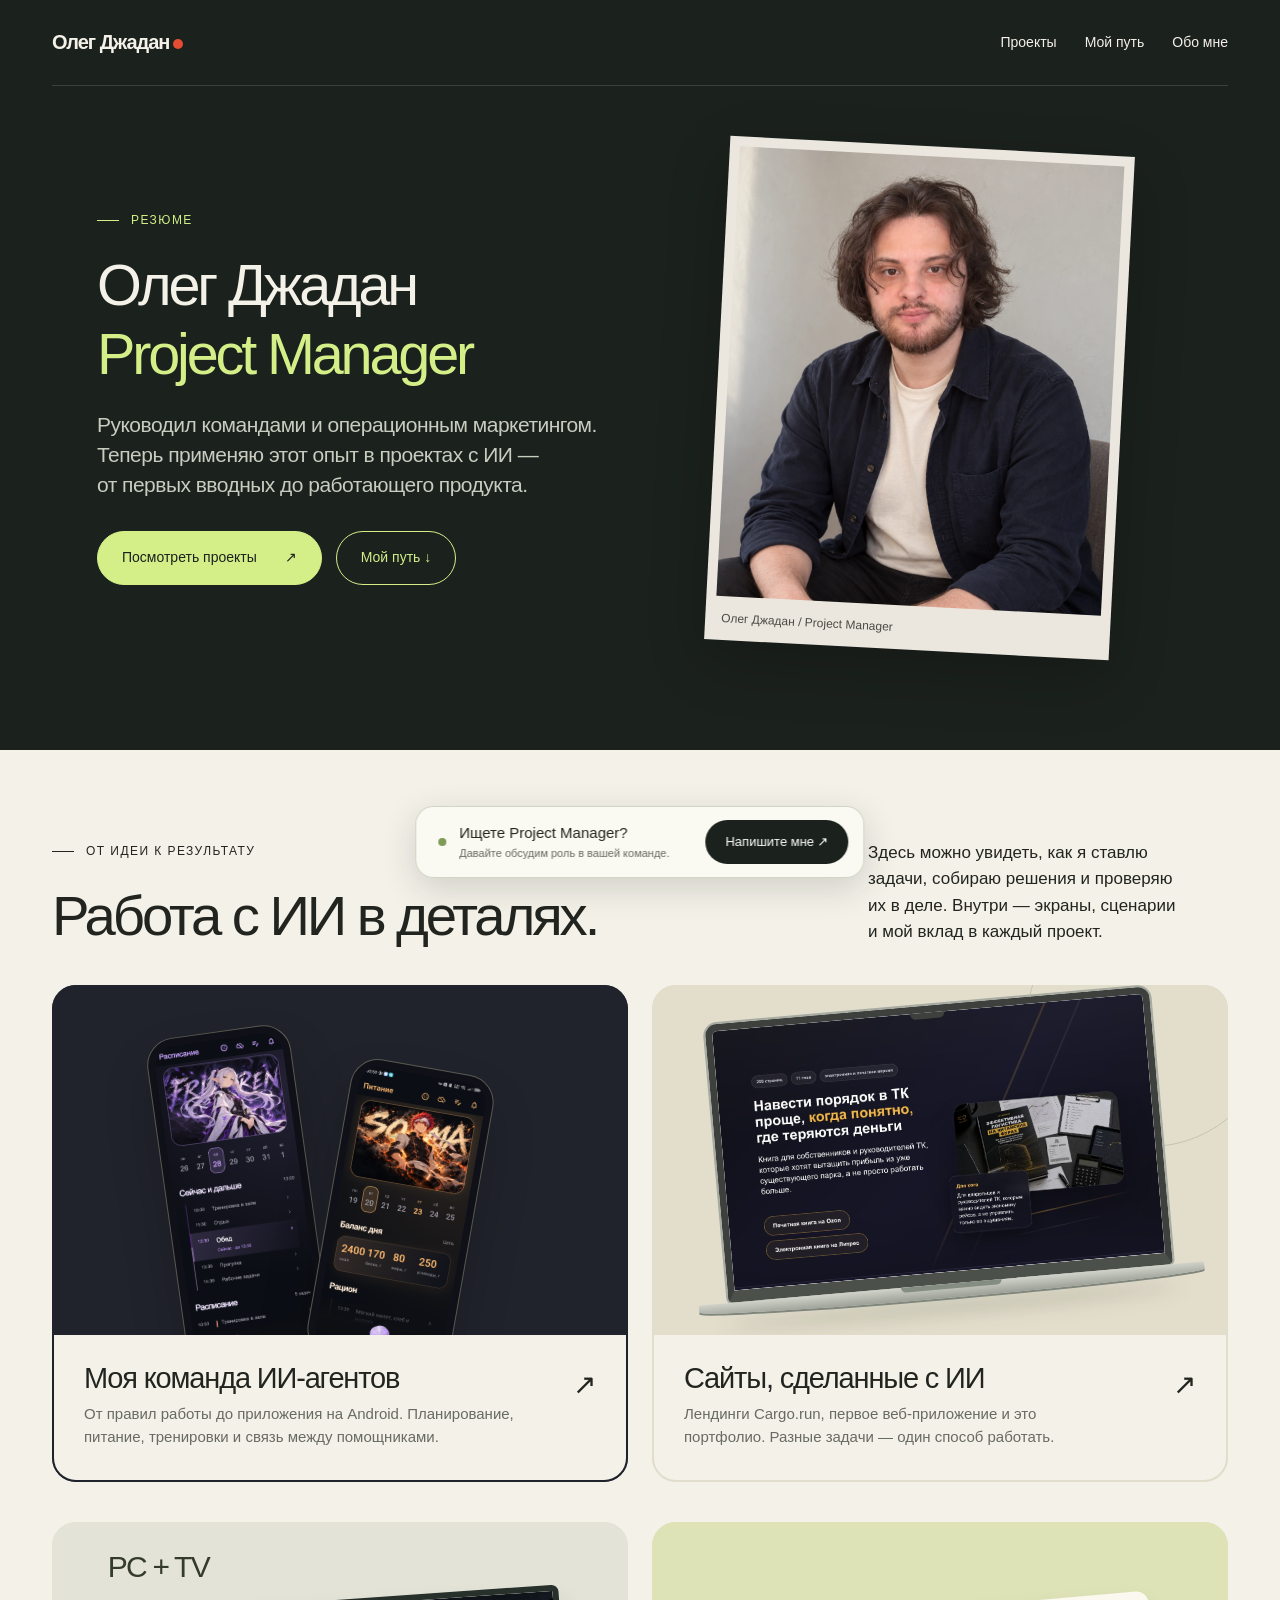
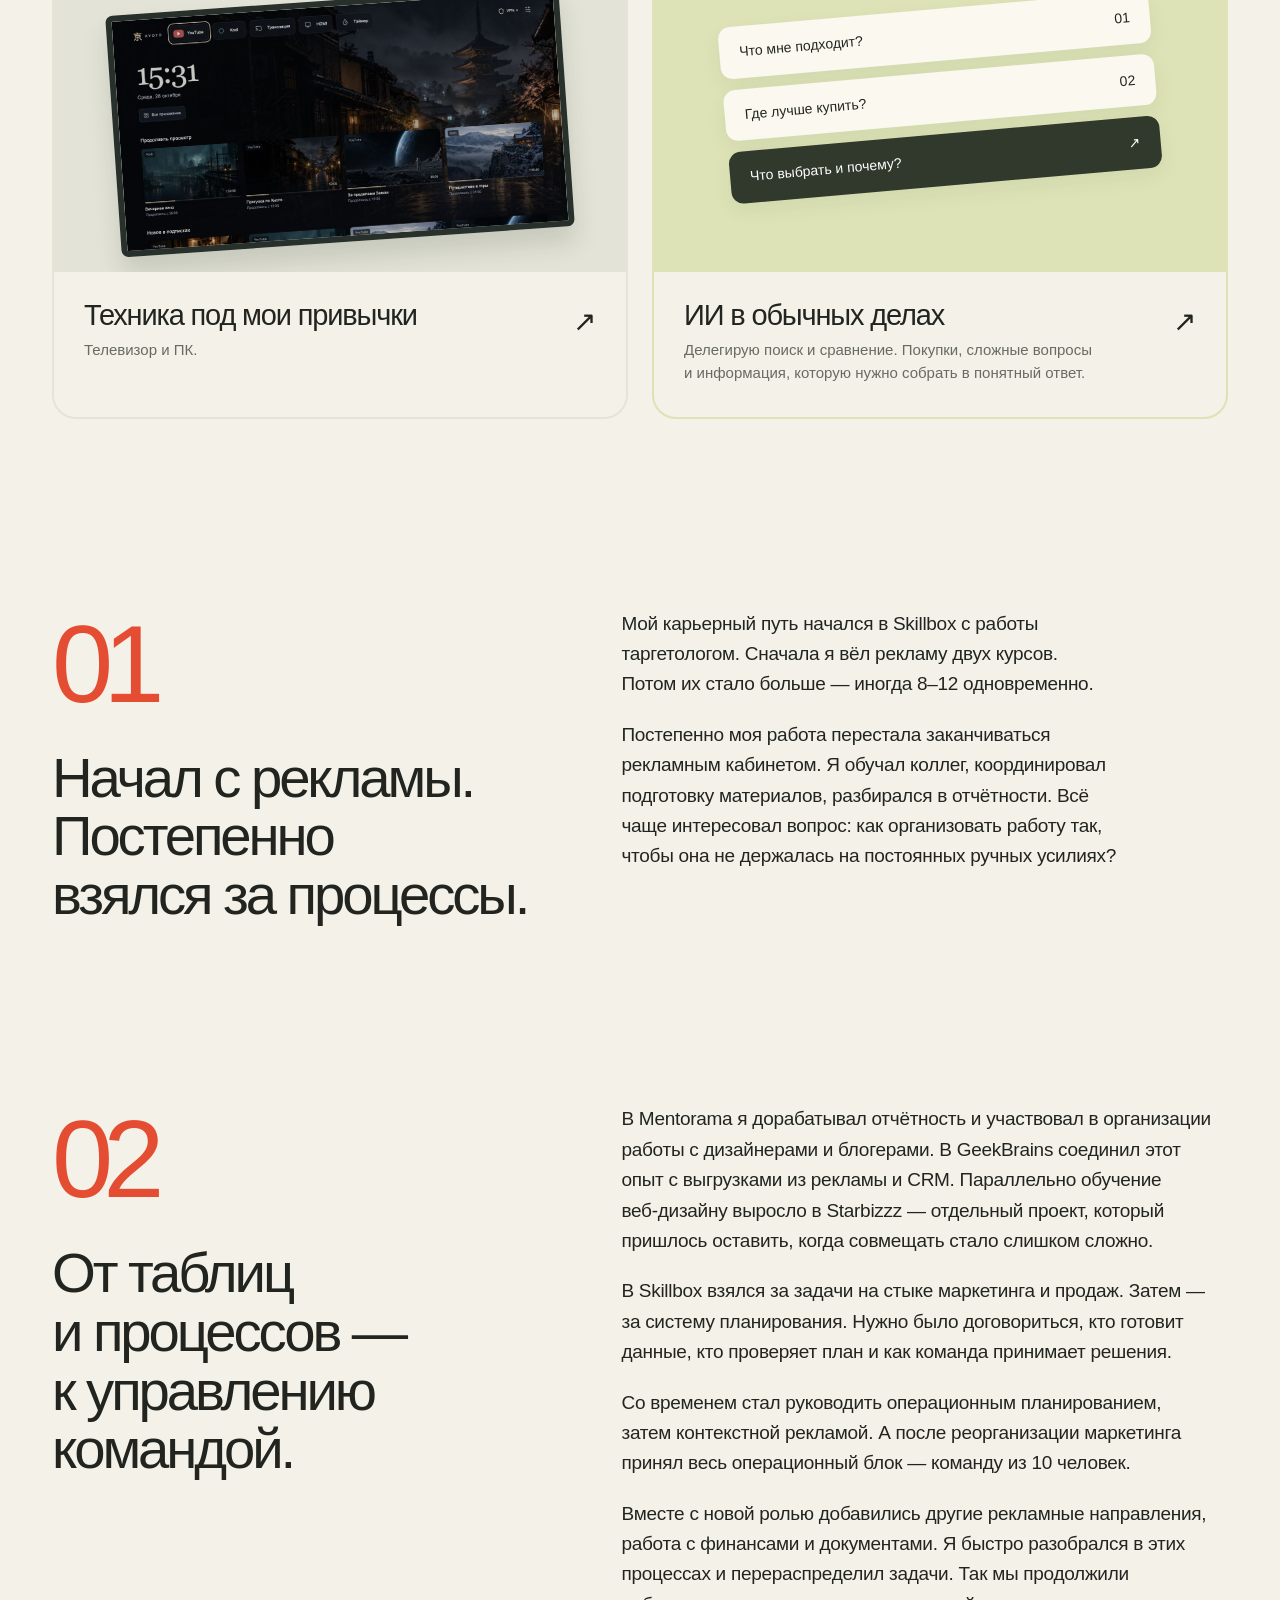
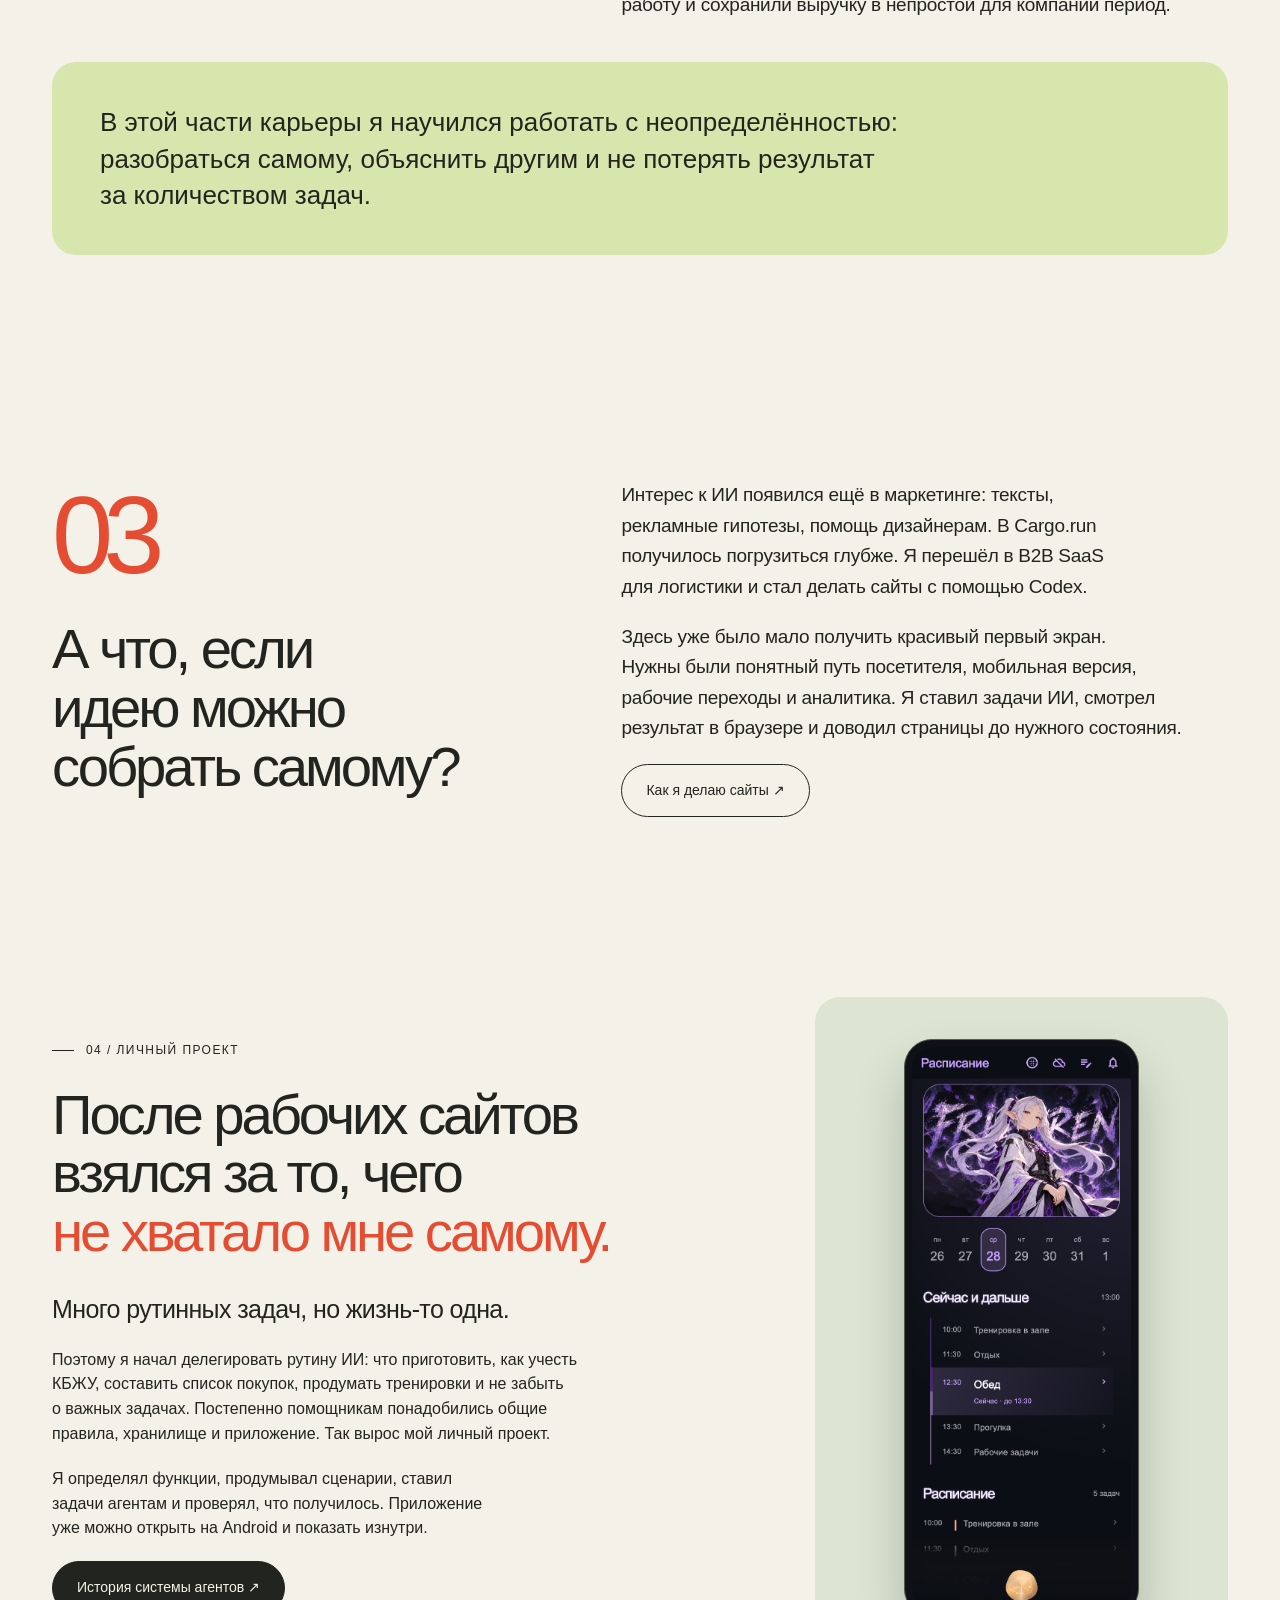
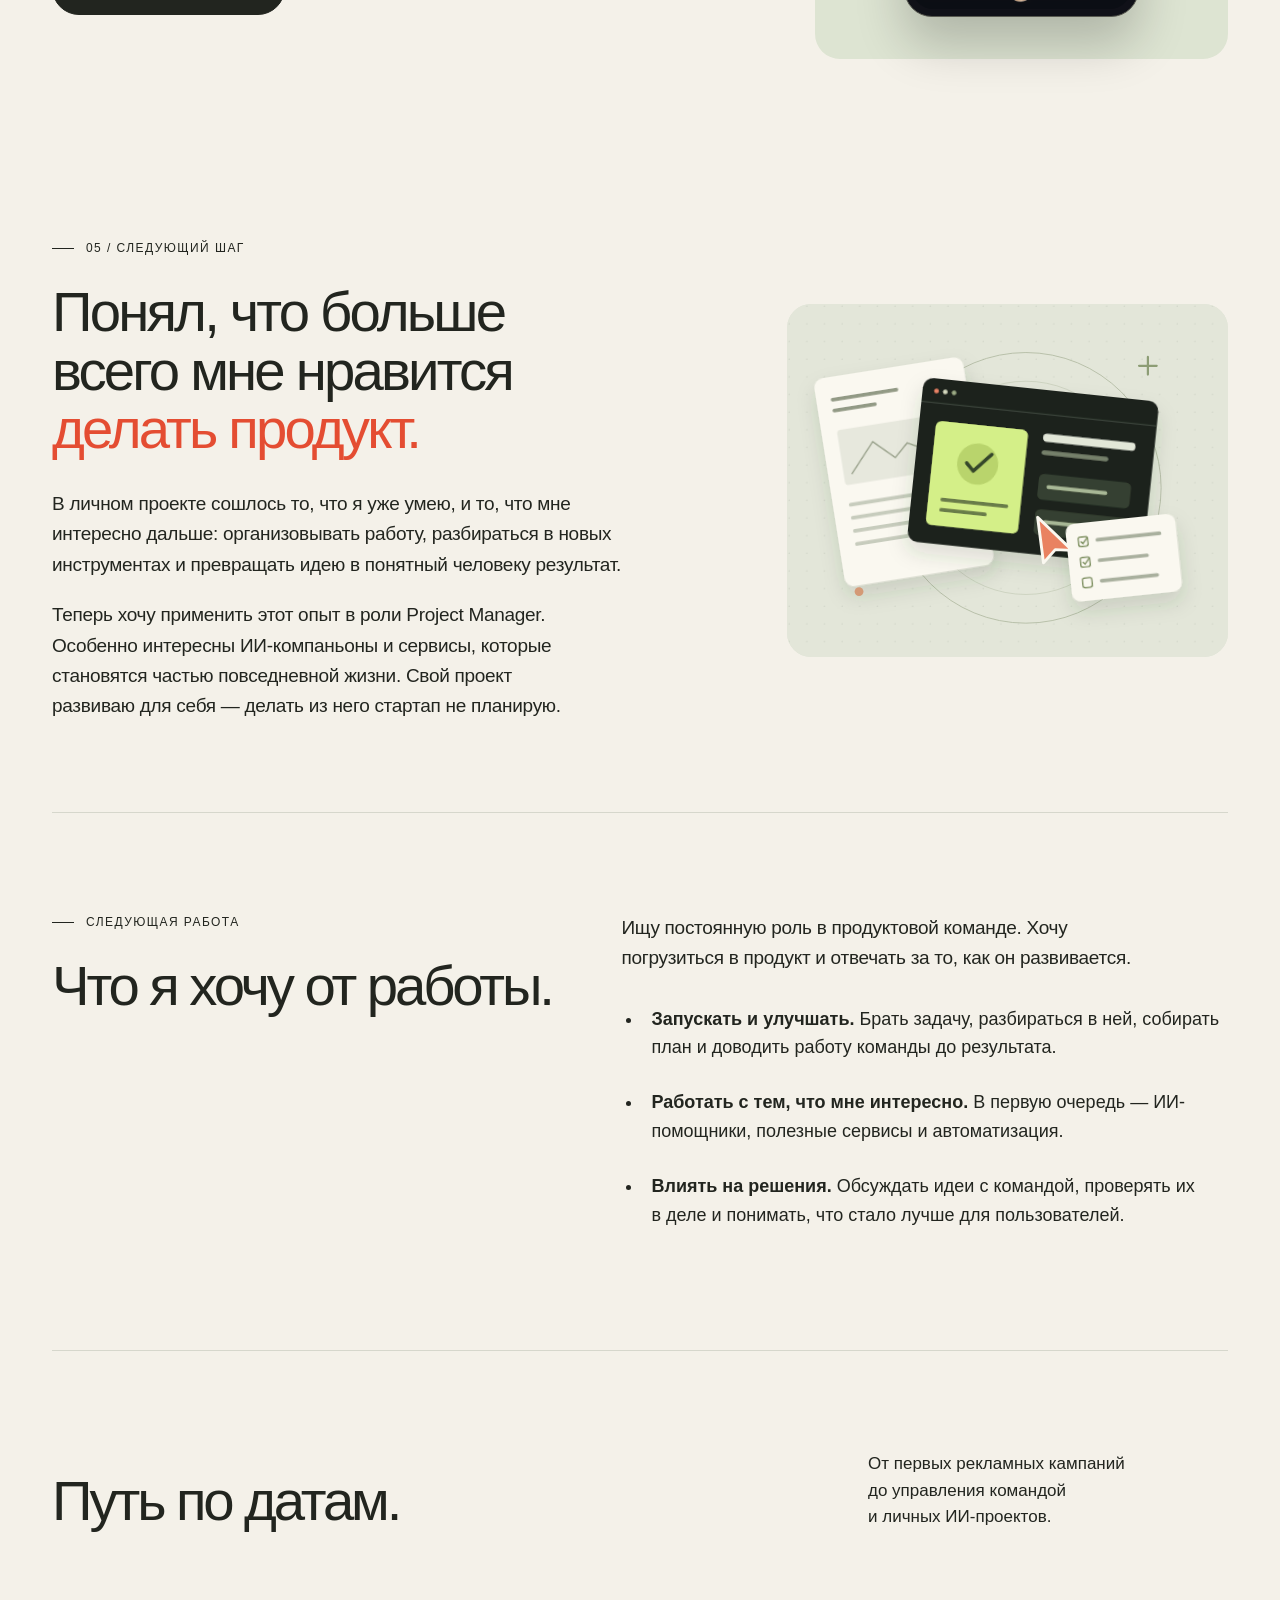
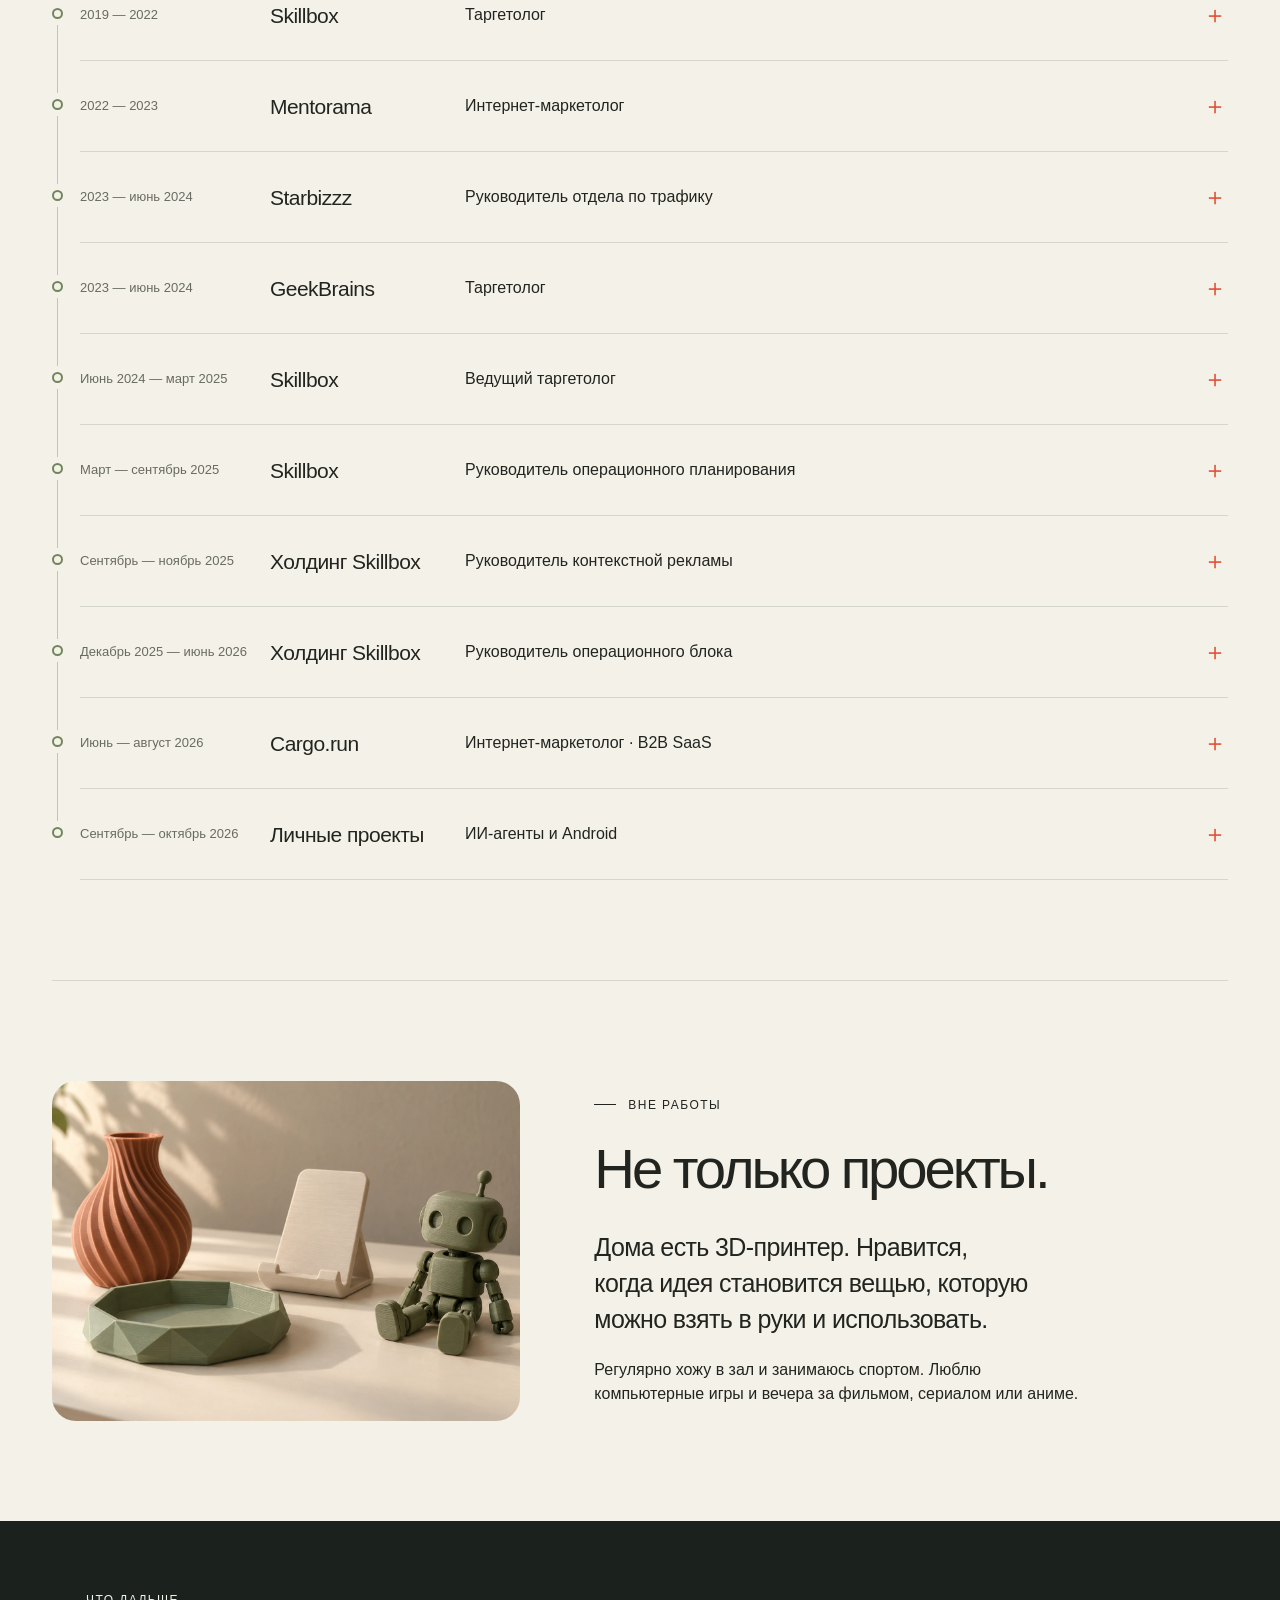
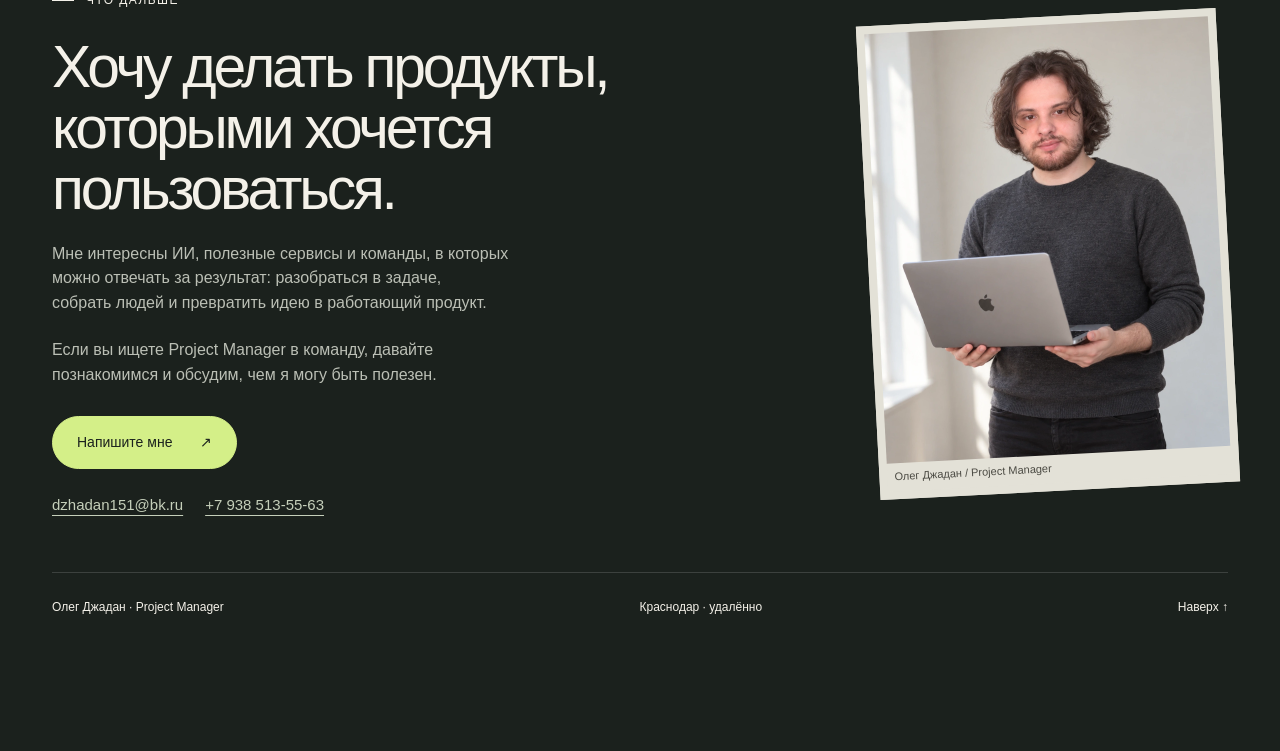
<file: docs/index.html>
<!doctype html><html lang="ru"><head><meta charset="utf-8"><meta name="viewport" content="width=device-width, initial-scale=1"><meta name="robots" content="noindex,nofollow,noarchive,noimageindex"><meta name="description" content="Олег Джадан: управление проектами, личная система ИИ-агентов и сайты, созданные с помощью ИИ."><title>Project Manager — резюме — Олег Джадан</title><link rel="stylesheet" href="style.css?v=24"><link rel="stylesheet" href="case-sheet.css?v=17"><link rel="icon" href="/favicon.svg" type="image/svg+xml"><link rel="canonical" href="https://dzhadan-oleg.github.io/"><meta property="og:type" content="website"><meta property="og:locale" content="ru_RU"><meta property="og:title" content="Олег Джадан — Project Manager"><meta property="og:description" content="Управление проектами, опыт работы и личные проекты с ИИ."><meta property="og:url" content="https://dzhadan-oleg.github.io/"><meta property="og:image" content="https://dzhadan-oleg.github.io/assets/share-portrait.jpg"><meta property="og:image:width" content="1122"><meta property="og:image:height" content="1402"><meta property="og:image:alt" content="Олег Джадан"><meta name="twitter:card" content="summary_large_image"></head><body id="top" class=""><div class="progress" aria-hidden="true"></div><header class="story-nav"><div class="wrap"><nav class="nav" aria-label="Главная навигация"><a class="brand" href="index.html">Олег Джадан<span></span></a><div class="navlinks"><a href="index.html#projects">Проекты</a><a href="index.html#experience">Мой путь</a><a href="index.html#about">Обо мне</a></div></nav></div></header><main><section class="story-hero story-with-portrait resume-hero">
  <div class="wrap story-hero-grid">
    <div class="story-copy">
      <div class="eyebrow">Резюме</div>
      <h1><span>Олег</span> <span>Джадан</span></h1>
      <p class="hero-role"><span>Project</span> <span>Manager</span></p>
      <p class="lead">Руководил командами и операционным маркетингом. Теперь применяю этот опыт в проектах с ИИ — от первых вводных до работающего продукта.</p>
      <div class="actions"><a class="button primary" href="#projects">Посмотреть проекты <span>↗</span></a><a class="button" href="#chapter1">Мой путь ↓</a></div>
    </div>
    <figure class="story-portrait"><img decoding="async" src="assets/oleg-hero-approved.webp" width="1122" height="1402" alt="Олег Джадан" fetchpriority="high"><figcaption>Олег Джадан / Project Manager</figcaption></figure>
  </div>
</section>
<div class="wrap home-content">
  <section class="section projects-intro" id="projects">
    <div class="section-heading"><div><div class="eyebrow">От идеи к результату</div><h2>Работа с ИИ в деталях.</h2></div><p>Здесь можно увидеть, как я ставлю задачи, собираю решения и проверяю их в деле. Внутри — экраны, сценарии и мой вклад в каждый проект.</p></div>
    <div class="projects">
    <a class="project project-agents" href="agents-story.html"><div class="project-art dark"><div class="phone"><img decoding="async" src="assets/frieren-day-demo.webp" alt="Экран расписания" loading="lazy" width="1216" height="2688"></div><div class="phone"><img decoding="async" src="assets/soma.webp" alt="Экран питания" loading="lazy" width="1216" height="2688"></div></div><div class="project-label"><div><h3>Моя команда ИИ-агентов</h3><p>От правил работы до приложения на Android. Планирование, питание, тренировки и связь между помощниками.</p></div><span class="arrow">↗</span></div></a>
    <a class="project project-websites" href="websites-story.html"><div class="project-art laptop-art"><div class="macbook"><div class="macbook-display"><div class="macbook-camera" aria-hidden="true"></div><img decoding="async" src="assets/cargo-book.png" width="1280" height="720" loading="lazy" alt="Сайт Cargo.run на экране ноутбука"></div><div class="macbook-base" aria-hidden="true"><span></span></div><div class="macbook-shadow" aria-hidden="true"></div></div></div><div class="project-label"><div><h3>Сайты, сделанные с ИИ</h3><p>Лендинги Cargo.run, первое веб-приложение и это портфолио. Разные задачи — один способ работать.</p></div><span class="arrow">↗</span></div></a>
    <a class="project project-tech" href="tech.html"><div class="project-art tech-project-art"><div class="tech-cover-label" aria-hidden="true">PC + TV</div><div class="tech-cover-screen"><img decoding="async" src="assets/tech/kyoto-home-prepared.png" width="1280" height="720" loading="lazy" alt="Главный экран Kyoto"></div></div><div class="project-label"><div><h3>Техника под мои привычки</h3><p>Телевизор и ПК.</p></div><span class="arrow">↗</span></div></a>
    <a class="project project-everyday" href="everyday-story.html"><div class="project-art olive"><div class="shopping-art" aria-hidden="true"><div><span>Что мне подходит?</span><span>01</span></div><div><span>Где лучше купить?</span><span>02</span></div><div><span>Что выбрать и почему?</span><span>↗</span></div></div></div><div class="project-label"><div><h3>ИИ в обычных делах</h3><p>Делегирую поиск и сравнение. Покупки, сложные вопросы и информация, которую нужно собрать в понятный ответ.</p></div><span class="arrow">↗</span></div></a></div>
  </section>
  <section class="chapter" id="chapter1">
    <div class="split"><div><div class="chapter-number">01</div><h2>Начал с рекламы. Постепенно взялся за процессы.</h2></div><div class="article"><p>Мой карьерный путь начался в Skillbox с работы таргетологом. Сначала я вёл рекламу двух курсов. Потом их стало больше — иногда 8–12 одновременно.</p><p>Постепенно моя работа перестала заканчиваться рекламным кабинетом. Я обучал коллег, координировал подготовку материалов, разбирался в отчётности. Всё чаще интересовал вопрос: как организовать работу так, чтобы она не держалась на постоянных ручных усилиях?</p></div></div>
  </section>
  <section class="chapter chapter-with-band">
    <div class="split"><div><div class="chapter-number">02</div><h2>От таблиц и процессов — к управлению командой.</h2></div><div class="article"><p>В Mentorama я дорабатывал отчётность и участвовал в организации работы с дизайнерами и блогерами. В GeekBrains соединил этот опыт с выгрузками из рекламы и CRM. Параллельно обучение веб-дизайну выросло в Starbizzz — отдельный проект, который пришлось оставить, когда совмещать стало слишком сложно.</p><p>В Skillbox взялся за задачи на стыке маркетинга и продаж. Затем — за систему планирования. Нужно было договориться, кто готовит данные, кто проверяет план и как команда принимает решения.</p><p>Со временем стал руководить операционным планированием, затем контекстной рекламой. А после реорганизации маркетинга принял весь операционный блок — команду из 10 человек.</p><p>Вместе с новой ролью добавились другие рекламные направления, работа с финансами и документами. Я быстро разобрался в этих процессах и перераспределил задачи. Так мы продолжили работу и сохранили выручку в непростой для компании период.</p></div></div>
    <div class="story-band"><p>В этой части карьеры я научился работать с неопределённостью: разобраться самому, объяснить другим и не потерять результат за количеством задач.</p></div>
  </section>
  <section class="chapter chapter-after-band">
    <div class="split"><div><div class="chapter-number">03</div><h2>А что, если идею можно собрать самому?</h2></div><div class="article"><p>Интерес к ИИ появился ещё в маркетинге: тексты, рекламные гипотезы, помощь дизайнерам. В Cargo.run получилось погрузиться глубже. Я перешёл в B2B SaaS для логистики и стал делать сайты с помощью Codex.</p><p>Здесь уже было мало получить красивый первый экран. Нужны были понятный путь посетителя, мобильная версия, рабочие переходы и аналитика. Я ставил задачи ИИ, смотрел результат в браузере и доводил страницы до нужного состояния.</p><a class="button" href="websites-story.html">Как я делаю сайты ↗</a></div></div>
  </section>
  <section class="chapter personal-project" id="personal-project">
    <div class="personal-grid"><div class="personal-copy"><div class="eyebrow">04 / Личный проект</div><h2>После рабочих сайтов взялся за то, чего <span class="accent">не хватало мне самому.</span></h2><p class="lead">Много рутинных задач, но жизнь-то одна.</p><p>Поэтому я начал делегировать рутину ИИ: что приготовить, как учесть КБЖУ, составить список покупок, продумать тренировки и не забыть о важных задачах. Постепенно помощникам понадобились общие правила, хранилище и приложение. Так вырос мой личный проект.</p><p>Я определял функции, продумывал сценарии, ставил задачи агентам и проверял, что получилось. Приложение уже можно открыть на Android и показать изнутри.</p><a class="button primary" href="agents-story.html">История системы агентов ↗</a></div><div class="scenario-media frieren-preview"><div class="phone"><img decoding="async" src="assets/frieren-day-demo.webp" alt="Фрирен — план дня в личном Android-приложении" loading="lazy" width="1216" height="2688"></div></div></div>
  </section>
  <section class="chapter next-step" id="next-step"><div class="next-step-grid"><div class="next-step-copy"><div class="eyebrow">05 / Следующий шаг</div><p class="bigstatement">Понял, что больше всего мне нравится <span class="accent">делать продукт.</span></p><div class="article"><p>В личном проекте сошлось то, что я уже умею, и то, что мне интересно дальше: организовывать работу, разбираться в новых инструментах и превращать идею в понятный человеку результат.</p><p>Теперь хочу применить этот опыт в роли Project Manager. Особенно интересны ИИ-компаньоны и сервисы, которые становятся частью повседневной жизни. Свой проект развиваю для себя — делать из него стартап не планирую.</p></div></div><figure class="next-step-art"><img decoding="async" src="assets/product-work.svg" width="600" height="480" loading="lazy" alt="Иллюстрация: эскизы интерфейса, список задач и готовый экран продукта"></figure></div></section>
  <section class="section work-wishes" id="work"><div class="split"><div><div class="eyebrow">Следующая работа</div><h2>Что я хочу от работы.</h2></div><div class="article"><p class="lead">Ищу постоянную роль в продуктовой команде. Хочу погрузиться в продукт и отвечать за то, как он развивается.</p><ul class="work-points"><li><strong>Запускать и улучшать.</strong> Брать задачу, разбираться в ней, собирать план и доводить работу команды до результата.</li><li><strong>Работать с тем, что мне интересно.</strong> В первую очередь — ИИ-помощники, полезные сервисы и автоматизация.</li><li><strong>Влиять на решения.</strong> Обсуждать идеи с командой, проверять их в деле и понимать, что стало лучше для пользователей.</li></ul></div></div></section>
  <section class="section" id="experience"><div class="section-heading"><h2>Путь по датам.</h2><p>От первых рекламных кампаний до управления командой и личных ИИ-проектов.</p></div><div class="career-path"><details class="career-stop"><summary><span class="path-dot" aria-hidden="true"></span><time>2019 — 2022</time><span class="path-company">Skillbox</span><span class="path-role">Таргетолог</span><span class="path-toggle" aria-hidden="true">＋</span></summary><div class="path-detail"><p>Продвигал IT-курсы и вебинары в России и СНГ. Начинал с двух курсов, со временем вёл 8–12 одновременно. Совокупный рекламный бюджет за период — около 25 млн рублей.</p><ul><li>Планировал и запускал кампании, тестировал рекламные гипотезы и участвовал в расчёте экономики курсов.</li><li>Ставил задачи дизайнерам и копирайтерам, координировал подготовку материалов.</li><li>Обучал новых сотрудников отдела работе с рекламными кампаниями.</li></ul></div></details><details class="career-stop"><summary><span class="path-dot" aria-hidden="true"></span><time>2022 — 2023</time><span class="path-company">Mentorama</span><span class="path-role">Интернет-маркетолог</span><span class="path-toggle" aria-hidden="true">＋</span></summary><div class="path-detail"><p>Старший специалист по таргетированной рекламе · май — декабрь 2022</p><p>Вёл рекламу образовательных продуктов на рынке Бразилии.</p><ul><li>Предложил и реализовал доработку отчётности в Google Sheets: на основе нескольких исходных показателей рассчитывалась вся воронка — от расходов до продаж и окупаемости.</li><li>Добавил подробные разбивки и сравнение с планом, улучшил интерфейс. Отчётность стала глубже без увеличения времени заполнения; часть операций ускорилась. Систему использовал весь отдел.</li></ul><p>Помощник маркетолога — интернет-маркетинг · январь — июль 2023</p><p>Развивал маркетинг образовательных продуктов на рынке Бразилии. Тестировал новые каналы, включая TikTok и LinkedIn.</p><ul><li>Участвовал в разработке процесса работы с блогерами: этапы взаимодействия, регламенты и отчётность для оценки размещений.</li><li>Помогал организовать работу маркетинга с дизайнерами. Наладил передачу результатов креативов из рекламы, чтобы дизайнеры могли учитывать их в новых материалах.</li><li>Внедрял ChatGPT для подготовки тестовых заданий, рекламных текстов и гипотез. Помогал дизайнерам подбирать и тестировать генерацию изображений и анимацию креативов.</li><li>Участвовал в проекте коротких обучающих роликов для YouTube с использованием ИИ. Пилот одобрило руководство, но регулярный выпуск не запустили из-за ограничений бюджета.</li></ul></div></details><details class="career-stop"><summary><span class="path-dot" aria-hidden="true"></span><time>2023 — июнь 2024</time><span class="path-company">Starbizzz</span><span class="path-role">Руководитель отдела по трафику</span><span class="path-toggle" aria-hidden="true">＋</span></summary><div class="path-detail"><p>Начал с обучения веб-дизайну для расширения навыков. Постепенно подключился к задачам школы и взял на себя привлечение клиентов, совмещая проект с основной работой.</p><ul><li>Сформировал команду, координировал специалистов по рекламе, дизайну и аналитике, подключал подрядчиков.</li><li>Организовывал запуск и доработку сайтов, чат-ботов, марафонов и автовебинаров. Распределял задачи между собой, командой и подрядчиками.</li><li>Настроил сквозную аналитику и отчётность, наладил передачу заявок в продажи и контроль их обработки. Тестировал новые источники привлечения и географии.</li></ul><p>Завершил участие, когда масштаб проекта стало сложно совмещать с основной работой. Решил сосредоточиться на развитии внутри Skillbox.</p></div></details><details class="career-stop"><summary><span class="path-dot" aria-hidden="true"></span><time>2023 — июнь 2024</time><span class="path-company">GeekBrains</span><span class="path-role">Таргетолог</span><span class="path-toggle" aria-hidden="true">＋</span></summary><div class="path-detail"><p>Вёл рекламу во ВКонтакте для 6–8 образовательных курсов, участвовал в планировании и анализе результатов.</p><ul><li>Автоматизировал отчётность: объединил данные рекламного кабинета и CRM. Для обновления отчёта было достаточно загрузить две выгрузки.</li><li>Готовил отчёты и сверки для руководства, помогал тимлиду готовиться к встречам и решал технические задачи по обработке данных.</li></ul><p>Команды GeekBrains и Skillbox работали в одном отделе. Консультировал тимлида Skillbox по аналитике и планированию. При сокращении маркетинга GeekBrains при его поддержке перешёл в Skillbox на позицию ведущего таргетолога.</p></div></details><details class="career-stop"><summary><span class="path-dot" aria-hidden="true"></span><time>Июнь 2024 — март 2025</time><span class="path-company">Skillbox</span><span class="path-role">Ведущий таргетолог</span><span class="path-toggle" aria-hidden="true">＋</span></summary><div class="path-detail"><p>Вёл рекламу во ВКонтакте для прямых продаж и вебинаров. Затем взял на себя проекты по обработке лидов и планированию маркетинга.</p><ul><li>Изучил успешный подход подрядчика и организовал тесты на своих курсах и проектах команды. Часть проектов вернулась к окупаемости. Определил, что механика лучше работает на широкой аудитории, и организовал её применение на подходящих вебинарах.</li><li>Наладил совместную работу маркетинга и отдела продаж: ввёл регламент, таблицы для разбора кейсов, контроль задач и ответственных. Организовал проверку скорости обработки лидов, причин закрытия сделок и звонков. Координировал тестирование изменений и оценку их влияния на продажи.</li><li>Внедрял планирование от расходов до выручки, чтобы вовремя сокращать затраты на неэффективные курсы. На фоне комплекса изменений к концу 2024 года конверсия из лида в продажу выросла примерно вдвое, канал вернулся к положительной окупаемости.</li><li>Отвечал за разработку ГСП — глобальной системы планирования. Вместе с руководителем распространил подход на другие каналы: к февралю 2025 года по нему работали команды контекста и инфлюенс-маркетинга.</li></ul><p>В марте 2025 года назначен руководителем операционного планирования.</p></div></details><details class="career-stop"><summary><span class="path-dot" aria-hidden="true"></span><time>Март — сентябрь 2025</time><span class="path-company">Skillbox</span><span class="path-role">Руководитель операционного планирования</span><span class="path-toggle" aria-hidden="true">＋</span></summary><div class="path-detail"><p>Отвечал за планирование операционного маркетинга, развитие системы планирования и координацию связанных задач отдела. В команде — три сотрудника, которые совмещали эти задачи с основной работой.</p><ul><li>Организовал ежемесячный процесс планирования: кто готовит данные и планы, кто их проверяет, в какие сроки и как согласуются изменения. Координировал специалистов, тимлидов, performance-менеджеров и отдел продаж.</li><li>Развивал глобальную систему планирования — ГСП. Упростил интерфейс и структуру таблиц, улучшил совместную работу, добавил расчёты для проверки планов и учёт выручки от косвенного влияния рекламы.</li><li>Автоматизировал подготовку планов по результатам предыдущих месяцев. Команда получала готовый предварительный расчёт, проверяла его и вносила необходимые правки. Это сократило ручную работу.</li><li>Распределял задачи и нагрузку команды, контролировал сроки. Координировал автоматизации и подготовку отчётности, участвовал в создании и тестировании отчёта по ассоциированной выручке.</li></ul><p>Планирование стало понятнее для участников. Учёт последних результатов и своевременные изменения планов помогали избегать просадок окупаемости рекламы — ROMI.</p><p>В сентябре 2025 года по предложению нового руководителя блока перешёл на должность руководителя контекстной рекламы.</p></div></details><details class="career-stop"><summary><span class="path-dot" aria-hidden="true"></span><time>Сентябрь — ноябрь 2025</time><span class="path-company">Холдинг Skillbox</span><span class="path-role">Руководитель контекстной рекламы</span><span class="path-toggle" aria-hidden="true">＋</span></summary><div class="path-detail"><p>Руководил контекстной рекламой Skillbox, Skillfactory, Contented и GeekBrains для прямых продаж и вебинаров. Управлял бюджетом в несколько десятков миллионов рублей в месяц.</p><ul><li>Перестроил команду: провёл индивидуальные встречи, разобрал проблемы и перераспределил задачи. Провёл кадровые изменения, включая увольнения и повышения сотрудников. Наладил обмен опытом и взаимодействие с другими отделами.</li><li>Оптимизировал кампании и расходы, отдельно пересмотрел работу с вебинарами. Сформировал план развития направления и проверки рекламных гипотез.</li><li>Подключил подрядчика: организовал совместную работу с командой, постановку задач и контроль результатов.</li><li>Вместе с сотрудниками и с помощью ИИ разработал сервис для сбора поисковых запросов под рекламные кампании.</li><li>Сохранил выручку меньшим составом команды. В ноябре 2025 года направление показало лучшие показатели маржинальности за год.</li></ul><p>В декабре после масштабного сокращения маркетинга возглавил операционный блок. Дополнительно принял таргетированную рекламу и новые источники трафика, включая Т-Банк, Сбер, Ozon и другие площадки.</p></div></details><details class="career-stop"><summary><span class="path-dot" aria-hidden="true"></span><time>Декабрь 2025 — июнь 2026</time><span class="path-company">Холдинг Skillbox</span><span class="path-role">Руководитель операционного блока</span><span class="path-toggle" aria-hidden="true">＋</span></summary><div class="path-detail"><p>Руководил операционным маркетингом холдинга: Skillbox, Skillfactory, Contented и GeekBrains. В зоне ответственности — контекстная и таргетированная реклама, новые каналы, планирование и техническая поддержка. Команда — 10 сотрудников и два подрядчика.</p><ul><li>Принял управление после сокращения команды и бюджетов. Подхватил текущие кампании, перераспределил нагрузку и приоритеты, сохранил работу направлений и выручку блока.</li><li>Руководил тестированием новых источников трафика: ставил задачи, контролировал запуски, оценивал прямые продажи и влияние на другие каналы. По результатам выбирал направления для дальнейшей работы.</li><li>Подхватил размещение в Т-Банке в процессе запуска и координировал работу команды в новогодние праздники.</li><li>Отвечал за планы, бюджеты и отчётность перед руководством маркетинга и CEO. Быстро освоил новые для себя задачи по документообороту и взаимодействию с финансами.</li></ul><p>В июне 2026 года перешёл в Cargo.run по приглашению бывшего коллеги: после нескольких лет в EdTech хотел попробовать B2B SaaS и глубже применять ИИ, на который раньше не хватало времени из-за управленческой нагрузки.</p></div></details><details class="career-stop"><summary><span class="path-dot" aria-hidden="true"></span><time>Июнь — август 2026</time><span class="path-company">Cargo.run</span><span class="path-role">Интернет-маркетолог · B2B SaaS</span><span class="path-toggle" aria-hidden="true">＋</span></summary><div class="path-detail"><p>Продвигал B2B SaaS-продукт для транспортных компаний. С помощью Codex и других ИИ-инструментов создавал сайты и рекламные креативы без привлечения дизайнера. Настраивал рекламу и ретаргетинг в Яндекс Директе и VK Ads, связывал аналитику сайтов с данными CRM для оценки заявок и продаж.</p><p>Ушёл по собственному желанию: хотел попробовать новое направление после EdTech, но работа снова сосредоточилась на вебинарах и обучении. Частые переключения между задачами и переработки усилили усталость от маркетинга.</p></div></details><details class="career-stop"><summary><span class="path-dot" aria-hidden="true"></span><time>Сентябрь — октябрь 2026</time><span class="path-company">Личные проекты</span><span class="path-role">ИИ-агенты и Android</span><span class="path-toggle" aria-hidden="true">＋</span></summary><div class="path-detail"><p>После ухода из Cargo.run занялся личным проектом: объединил инструменты для планирования дня, питания, тренировок и финансов в полноценное Android-приложение с ИИ-агентами. С помощью Codex и Claude Code организовал разработку: определял функции, продумывал сценарии и интерфейс, ставил задачи агентам, проверял и дорабатывал результат. Приложение использую сам и готов показать на собеседовании.</p><p>В этом проекте совмещал задачи продакта и проджекта — от выбора функций до управления разработкой. Мне понравилась эта работа, и вместе с предыдущим управленческим опытом она подтолкнула меня к переходу в управление проектами и продуктами.</p><p>В повседневной жизни использую ИИ для планирования, анализа финансов, работы с информацией и создания небольших программ, которые упрощают рутинные задачи.</p></div></details></div></section>
  <section class="section hobbies" id="about"><div class="hobby-grid"><div class="hobby-copy"><div class="eyebrow">Вне работы</div><h2>Не только проекты.</h2><p class="lead">Дома есть 3D-принтер. Нравится, когда идея становится вещью, которую можно взять в руки и использовать.</p><p>Регулярно хожу в зал и занимаюсь спортом. Люблю компьютерные игры и вечера за фильмом, сериалом или аниме.</p></div><figure class="hobby-image"><img decoding="async" src="assets/printed-objects-illustration.webp" width="1536" height="1024" loading="lazy" alt="Иллюстрация 3D-печати: ваза, подставка, лоток и фигурка робота"></figure></div></section>
</div>
</main><footer class="footer contact-footer" id="contact"><div class="wrap"><div class="contact-grid"><div><div class="eyebrow">Что дальше</div><h2>Хочу делать продукты, которыми хочется пользоваться.</h2><p>Мне интересны ИИ, полезные сервисы и команды, в которых можно отвечать за результат: разобраться в задаче, собрать людей и превратить идею в работающий продукт.</p><p>Если вы ищете Project Manager в команду, давайте познакомимся и обсудим, чем я могу быть полезен.</p><a class="button contact-button" href="https://t.me/OLMill" target="_blank" rel="noopener">Напишите мне <span>↗</span></a><div class="contact-methods"><a href="mailto:dzhadan151@bk.ru">dzhadan151@bk.ru</a><a href="tel:+79385135563">+7 938 513-55-63</a></div></div><figure class="contact-photo"><img decoding="async" src="assets/oleg-contact-approved.webp" width="1122" height="1402" alt="Олег Джадан" loading="lazy"><figcaption>Олег Джадан / Project Manager</figcaption></figure></div><div class="footerline"><span>Олег Джадан · Project Manager</span><span>Краснодар · удалённо</span><a href="#top">Наверх ↑</a></div></div></footer><aside class="contact-dock" aria-label="Связаться с Олегом"><div><span class="dock-dot" aria-hidden="true"></span><p>Ищете Project Manager?<small>Давайте обсудим роль в вашей команде.</small></p></div><a href="https://t.me/OLMill" target="_blank" rel="noopener">Напишите мне ↗</a></aside><script src="main.js?v=17"></script><script src="case-sheet.js"></script></body></html>
</file>
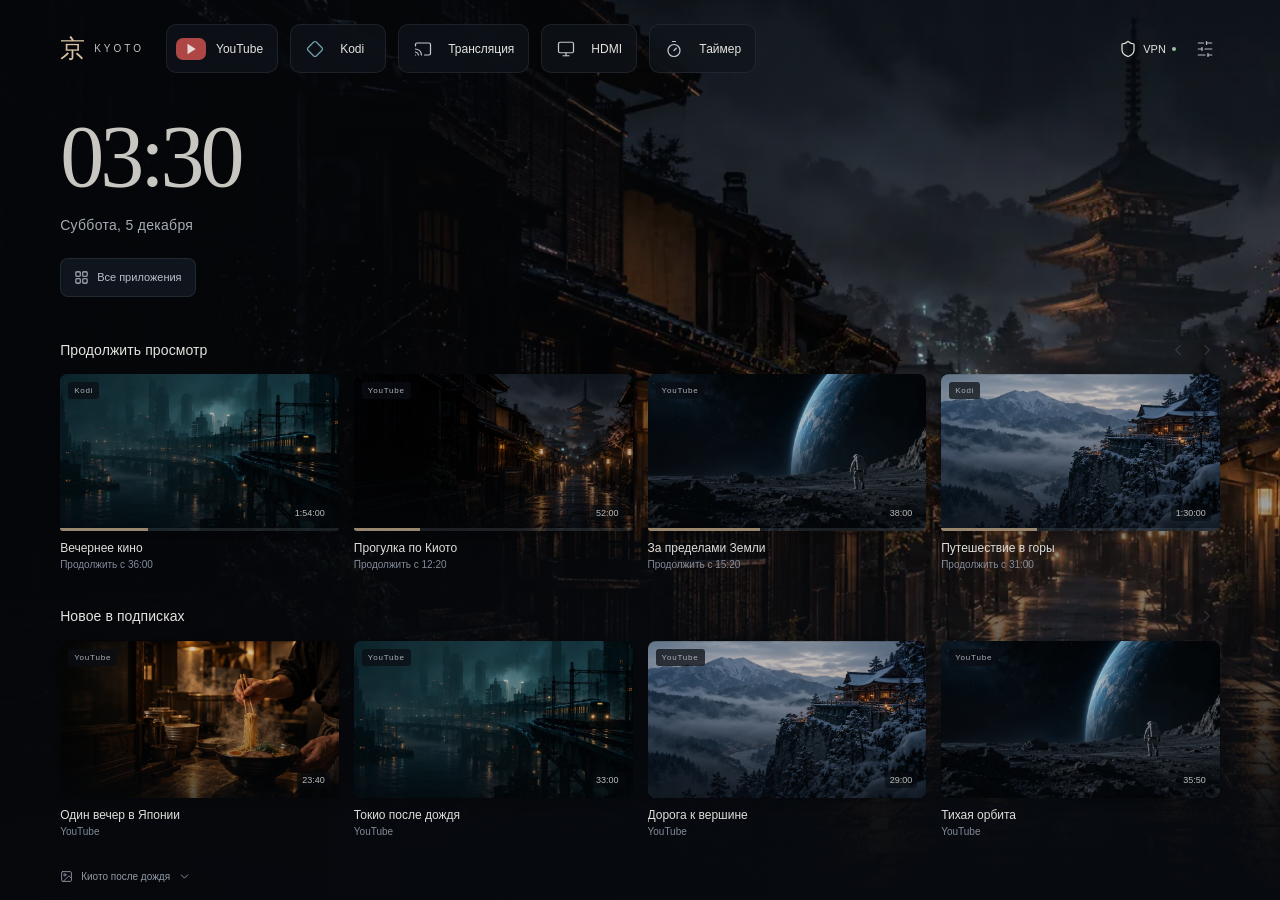
<file: docs/assets/tech/kyoto-preview/index.html>
<!doctype html><html lang="ru"><head><meta name="robots" content="noindex,nofollow,noarchive"><meta charset="utf-8"><meta name="viewport" content="width=1024"><meta http-equiv="Content-Security-Policy" content="default-src 'none'; script-src 'self'; style-src 'unsafe-inline'; img-src data:; connect-src 'none'; frame-src 'none'; object-src 'none'; base-uri 'none'"><title>Kyoto</title></head><body><div id="kyoto-cinema" aria-label="Киото — домашний кинотеатр">
  <div class="kc-scene" aria-hidden="true"></div><div class="kc-cover" aria-hidden="true"></div><div class="kc-shade" aria-hidden="true"></div>
  <div class="kc-rain" aria-hidden="true"></div><div class="kc-haze" aria-hidden="true"></div>
  <div class="kc-content">
    <header class="kc-header">
      <div class="kc-brand" aria-label="Киото">京<span>KYOTO</span></div>
    <section class="kc-apps" aria-label="Приложения и источники">
      <button data-app="youtube" class="kc-app"><span class="kc-appmark kc-youtube"><i data-lucide="play" aria-hidden="true"></i></span><span>YouTube</span></button>
      <button data-app="kodi" class="kc-app"><span class="kc-appmark kc-kodi"><i data-lucide="diamond" aria-hidden="true"></i></span><span>Kodi</span></button>
      <button data-panel="cast" class="kc-app"><span class="kc-appmark"><i data-lucide="cast" aria-hidden="true"></i></span><span>Трансляция</span></button>
      <button data-panel="hdmi" class="kc-app"><span class="kc-appmark"><i data-lucide="monitor" aria-hidden="true"></i></span><span>HDMI</span></button>
      <button data-panel="sleep" class="kc-app" aria-label="Таймер сна"><span class="kc-appmark"><i data-lucide="timer" aria-hidden="true"></i></span><span>Таймер</span></button>
    </section>
      <div class="kc-tools"><button class="kc-vpn" data-panel="vpn" aria-label="VPN отключён"><i data-lucide="shield" aria-hidden="true"></i><span>VPN</span><b class="kc-dot"></b></button><button class="kc-icon" data-panel="settings" aria-label="Настройки"><i data-lucide="sliders-horizontal" aria-hidden="true"></i></button></div>
    </header>
    <section class="kc-hero kc-homeinfo" aria-label="Время и быстрые действия">
      <time class="kc-homeclock" aria-label="Текущее время"></time>
      <p class="kc-homedate"></p>
      <div class="kc-quickactions"><button class="kc-quick" data-panel="apps"><i data-lucide="layout-grid" aria-hidden="true"></i><span>Все приложения</span></button></div>
      <p class="kc-timerstatus" aria-live="polite"></p>
    </section>
    <section class="kc-shelf" data-row="continue" aria-label="Продолжить просмотр"><div class="kc-shelfhead"><h2>Продолжить просмотр</h2><div><button class="kc-shelfback kc-arrow" aria-label="Предыдущие видео"><i data-lucide="chevron-left" aria-hidden="true"></i></button><button class="kc-shelfnext kc-arrow" aria-label="Следующие видео"><i data-lucide="chevron-right" aria-hidden="true"></i></button></div></div><div class="kc-cards"></div></section><section class="kc-shelf" data-row="subscriptions" aria-label="Новое в подписках"><div class="kc-shelfhead"><h2>Новое в подписках</h2><div><button class="kc-shelfback kc-arrow" aria-label="Предыдущие видео"><i data-lucide="chevron-left" aria-hidden="true"></i></button><button class="kc-shelfnext kc-arrow" aria-label="Следующие видео"><i data-lucide="chevron-right" aria-hidden="true"></i></button></div></div><div class="kc-cards"></div></section>
    <footer class="kc-footer"><button class="kc-wallpaper-open" data-panel="wallpaper"><i data-lucide="image" aria-hidden="true"></i><span class="kc-wallpaper-label">Киото после дождя</span><i data-lucide="chevron-down" aria-hidden="true"></i></button></footer>
  </div>
  <div class="kc-overlay" hidden><button class="kc-scrim" aria-label="Закрыть панель"></button><section class="kc-panel" role="dialog" aria-modal="true" aria-labelledby="kc-panel-title"><div class="kc-panelhead"><h2 id="kc-panel-title"></h2><button class="kc-close kc-icon" aria-label="Закрыть"><i data-lucide="x" aria-hidden="true"></i></button></div><div class="kc-panelbody"></div></section></div>
  <div class="kc-player" hidden><div class="kc-playerimage"></div><div class="kc-playerchrome"><button class="kc-playerclose kc-icon" aria-label="Вернуться на главный экран"><i data-lucide="arrow-left" aria-hidden="true"></i></button><span class="kc-playertitle"></span><span class="kc-player-source"></span></div><button class="kc-playpause" aria-label="Пауза"><i data-lucide="pause" aria-hidden="true"></i></button><div class="kc-playerbottom"><span class="kc-elapsed">16:00</span><input class="kc-seek" type="range" min="0" max="2880" value="960" aria-label="Позиция просмотра"><span class="kc-duration">48:00</span></div></div>
  <section class="kc-app-launch" hidden aria-label="Экран запуска приложения"><button class="kc-app-back kc-icon" aria-label="Вернуться на главный экран"><i data-lucide="arrow-left" aria-hidden="true"></i></button><div class="kc-launch-brand"><span class="kc-launch-icon"></span><span class="kc-launch-name"></span></div></section>
  <button class="kc-wake" hidden aria-label="Включить экран"><i data-lucide="power" aria-hidden="true"></i></button>
  <div class="kc-toast" role="status" hidden></div>
</div>
<style>
#kyoto-cinema{--kc-text:#e4e3df;--kc-soft:#acaeaf;--kc-accent:#bfa683;--kc-darkness:.12;position:relative;isolation:isolate;overflow:hidden;background:#080b10;color:var(--kc-text);font-family:Arial,Helvetica,sans-serif;min-height:590px;aspect-ratio:16/9;width:100%;border-radius:12px;color-scheme:dark}
#kyoto-cinema *{box-sizing:border-box}#kyoto-cinema button{font:inherit;color:inherit;border:0;cursor:default}#kyoto-cinema button:not(:disabled){touch-action:manipulation}#kyoto-cinema button:focus-visible{outline:2px solid #d6c3a5;outline-offset:4px}#kyoto-cinema [hidden]{display:none!important}#kyoto-cinema h1,#kyoto-cinema h2,#kyoto-cinema p{margin:0}#kyoto-cinema svg{width:18px;height:18px;stroke-width:1.65;flex-shrink:0}
#kyoto-cinema .kc-scene,#kyoto-cinema .kc-cover,#kyoto-cinema .kc-shade,#kyoto-cinema .kc-rain,#kyoto-cinema .kc-haze{position:absolute;inset:0;pointer-events:none}
#kyoto-cinema .kc-scene{background-image:var(--kc-scene);background-size:cover;background-position:60% center;animation:kc-breathe 28s ease-in-out infinite alternate;z-index:-5}
#kyoto-cinema .kc-cover{background-size:cover;background-position:center;opacity:0;transition:opacity .7s ease;z-index:-4}
#kyoto-cinema .kc-shade{background:linear-gradient(90deg,rgba(5,8,12,.82),rgba(6,9,14,.4) 44%,rgba(6,9,14,.08) 76%),linear-gradient(0deg,#080b10 0%,rgba(8,11,16,.94) 11%,rgba(8,11,16,.48) 30%,transparent 61%,rgba(8,11,16,.25));z-index:-2}
#kyoto-cinema .kc-shade:after{content:"";position:absolute;inset:0;background:rgba(0,0,0,var(--kc-darkness))}
#kyoto-cinema .kc-rain{z-index:-3;overflow:hidden;opacity:.23}#kyoto-cinema .kc-rain span{position:absolute;width:1px;height:35px;background:linear-gradient(transparent,#b4c5d0);top:-60px;animation:kc-rainfall 2s linear infinite;transform:rotate(12deg)}
#kyoto-cinema .kc-haze{z-index:-3;inset:40% -20% 5%;background:radial-gradient(ellipse at 70% 60%,#8e9fab20,transparent 55%);animation:kc-mist 22s ease-in-out infinite alternate;opacity:.65}
#kyoto-cinema .kc-content{position:relative;display:flex;flex-direction:column;min-height:590px;height:100%;padding:20px 4.7% 10px;transition:opacity 1.4s}
#kyoto-cinema .kc-header{display:flex;align-items:center;gap:32px;height:34px;margin-bottom:24px;padding-right:38px}
#kyoto-cinema .kc-brand{display:flex;align-items:center;gap:9px;color:#d8c4a3;font-size:25px;white-space:nowrap}#kyoto-cinema .kc-brand span{font-size:10px;letter-spacing:3px;color:#c2c1bd}
#kyoto-cinema nav{display:flex;gap:25px}#kyoto-cinema .kc-nav{background:transparent;font-size:13px;position:relative;padding:9px 0;color:#95989e}#kyoto-cinema .kc-nav.active{color:#e4e3df}#kyoto-cinema .kc-nav.active:after{content:"";position:absolute;bottom:1px;left:0;right:0;height:2px;background:#bca586;border-radius:3px}
#kyoto-cinema .kc-tools{display:flex;align-items:center;gap:17px;margin-left:auto}#kyoto-cinema .kc-icon{display:inline-flex;align-items:center;justify-content:center;background:transparent;width:30px;height:32px;border-radius:6px;color:#b8bcc2}#kyoto-cinema .kc-icon:hover{background:#ffffff14;color:#e4e3df}
#kyoto-cinema .kc-vpn{display:flex;gap:6px;align-items:center;background:transparent;font-size:11px;padding:6px 0}#kyoto-cinema .kc-dot{width:4px;height:4px;border-radius:50%;background:#777d86}#kyoto-cinema .kc-dot.on{background:#9bbfa5}
#kyoto-cinema .kc-apps{display:flex;gap:12px;margin-bottom:24px;align-items:center}#kyoto-cinema .kc-app{height:49px;min-width:96px;display:flex;gap:10px;align-items:center;justify-content:flex-start;padding:8px 14px 8px 9px;background:#10151cbb;border:1px solid #b7c3d01a;border-radius:10px;font-size:12px;transition:transform .2s,background .2s,border-color .2s;backdrop-filter:blur(8px)}#kyoto-cinema .kc-app:hover,#kyoto-cinema .kc-app:focus-visible{background:#202731e8;border-color:#c5b29477;transform:translateY(-2px)}
#kyoto-cinema .kc-appmark{display:flex;align-items:center;justify-content:center;width:30px;height:28px;color:#c3c9d0}#kyoto-cinema .kc-youtube{background:#ad4644;border-radius:7px;width:30px;height:22px;color:#e8d9d6}#kyoto-cinema .kc-youtube svg{width:14px;fill:currentColor;stroke-width:0}#kyoto-cinema .kc-kodi{color:#71a1ae}
#kyoto-cinema .kc-hero{flex:1;min-height:235px;display:flex;flex-direction:column;justify-content:center;padding:0 0 19px;max-width:55%}#kyoto-cinema .kc-kicker{display:flex;gap:10px;align-items:center;font-size:10px;letter-spacing:.9px;color:#b9bdc4;margin-bottom:12px}#kyoto-cinema .kc-source{font-weight:600;letter-spacing:1.6px;font-size:9px}#kyoto-cinema .kc-separator{width:3px;height:3px;border-radius:50%;background:#949ba5}#kyoto-cinema h1{font-family:Georgia,'Times New Roman',serif;font-size:clamp(38px,5.2vw,58px);font-weight:400;letter-spacing:-1.7px;line-height:.98;text-wrap:balance;color:#deded8;transition:opacity .16s}
#kyoto-cinema .kc-description{font-size:12px;color:#a7adb7;line-height:1.55;margin-top:14px;max-width:345px;min-height:37px}#kyoto-cinema .kc-actions{display:flex;align-items:center;gap:13px;margin-top:18px}#kyoto-cinema .kc-play{display:flex;align-items:center;justify-content:center;gap:8px;height:36px;padding:0 17px;border-radius:7px;background:#d0c6b6;color:#24282c;font-size:12px;font-weight:600;transition:background .2s,transform .2s}#kyoto-cinema .kc-play:hover{background:#e0d7c8;transform:translateY(-1px)}#kyoto-cinema .kc-play svg{width:13px;height:13px;fill:currentColor}#kyoto-cinema .kc-remaining{font-size:10px;color:#abb0b8;white-space:nowrap}#kyoto-cinema .kc-save{border:1px solid #aab1bb36;border-radius:50%;width:30px;height:30px}
#kyoto-cinema .kc-shelf{padding-top:2px}#kyoto-cinema .kc-shelfhead{display:flex;align-items:center;justify-content:space-between;margin-bottom:12px}#kyoto-cinema .kc-shelfhead h2{font-size:14px;font-weight:500;letter-spacing:.1px}#kyoto-cinema .kc-shelfhead>div{display:flex;gap:4px}#kyoto-cinema .kc-arrow{background:transparent;display:flex;align-items:center;justify-content:center;width:25px;height:25px;color:#9ca4af}#kyoto-cinema .kc-arrow:hover{color:#ece7df}#kyoto-cinema .kc-arrow:disabled{opacity:.2}
#kyoto-cinema .kc-cards{display:grid;grid-template-columns:repeat(4,minmax(0,1fr));gap:15px}#kyoto-cinema .kc-card{min-width:0;background:transparent;text-align:left;padding:0;transition:transform .25s;position:relative}#kyoto-cinema .kc-thumb{display:block;position:relative;aspect-ratio:16/9;border-radius:8px;background-size:cover;background-position:center;box-shadow:0 4px 20px #0004;transition:box-shadow .25s,filter .25s;filter:brightness(.82)}#kyoto-cinema .kc-thumb:before{content:"";position:absolute;inset:0;border-radius:8px;background:linear-gradient(0deg,#05080ca6,transparent 60%)}#kyoto-cinema .kc-card.selected .kc-thumb{box-shadow:0 0 0 2px #b3a38a,0 5px 20px #0005;filter:brightness(1)}#kyoto-cinema .kc-card:hover{transform:translateY(-3px)}#kyoto-cinema .kc-card:hover .kc-thumb{filter:brightness(1)}#kyoto-cinema .kc-cardtime{position:absolute;bottom:10px;right:9px;font-size:9px;background:#080c1299;padding:3px 5px;border-radius:3px}#kyoto-cinema .kc-provider{position:absolute;top:8px;left:8px;font-size:8px;letter-spacing:.8px;background:#0b1016bb;padding:4px 6px;border-radius:3px;color:#d1d6dc}
#kyoto-cinema .kc-progress{position:absolute;bottom:0;left:0;right:0;height:3px;background:#a0a8b132;overflow:hidden;border-radius:0 0 8px 8px}#kyoto-cinema .kc-progress i{display:block;height:100%;background:#baa487}#kyoto-cinema .kc-cardname{display:block;font-size:12px;margin-top:10px;white-space:nowrap;overflow:hidden;text-overflow:ellipsis}#kyoto-cinema .kc-cardmeta{display:block;font-size:10px;margin-top:4px;color:#828b99;white-space:nowrap;overflow:hidden;text-overflow:ellipsis}
#kyoto-cinema .kc-footer{display:flex;align-items:center;justify-content:space-between;margin-top:18px;font-size:10px;min-height:22px;color:#7a828d}#kyoto-cinema .kc-atmosphere{font-family:Georgia,serif;letter-spacing:2px;color:#a49782}#kyoto-cinema .kc-atmosphere span{font-family:Arial,sans-serif;letter-spacing:0;margin-left:8px;color:#6e7782;font-size:9px}#kyoto-cinema .kc-nextrow{background:transparent;display:flex;align-items:center;gap:8px;font-size:11px;color:#a3a8ae;padding:4px}#kyoto-cinema .kc-nextrow svg{width:13px;height:13px}#kyoto-cinema .kc-clock{font-variant-numeric:tabular-nums}
#kyoto-cinema .kc-overlay{position:absolute;inset:0;z-index:10;display:flex;justify-content:flex-end}#kyoto-cinema .kc-scrim{position:absolute;inset:0;width:100%;height:100%;background:#03060a80;backdrop-filter:blur(3px)}#kyoto-cinema .kc-panel{position:relative;background:#11161e;box-shadow:-24px 0 70px #0008;width:360px;max-width:100%;padding:30px 27px;animation:kc-panelin .3s ease;overflow:auto;border-left:1px solid #8f9dad22}#kyoto-cinema .kc-panelhead{display:flex;align-items:center;justify-content:space-between;margin-bottom:30px;gap:12px}#kyoto-cinema .kc-panelhead h2{font-size:23px;font-weight:400;letter-spacing:-.5px}#kyoto-cinema .kc-panelbody{display:flex;flex-direction:column;gap:12px}#kyoto-cinema .kc-panelbody p{font-size:12px;line-height:1.7;color:#a2aab6}#kyoto-cinema .kc-option{width:100%;background:#1a212b;border:1px solid #bbc8d015;border-radius:10px;padding:16px;display:flex;align-items:center;gap:14px;text-align:left;font-size:14px;min-height:58px}#kyoto-cinema .kc-option:hover{background:#252d38}#kyoto-cinema .kc-option small{display:block;margin-top:5px;font-size:11px;color:#8d98a8}#kyoto-cinema .kc-option .kc-check{margin-left:auto;color:#bda887}#kyoto-cinema .kc-option span{flex:1}#kyoto-cinema .kc-panelcaption{font-size:10px;letter-spacing:1px;color:#7d8897;margin:17px 0 2px}#kyoto-cinema .kc-switch{margin-left:auto;width:34px;height:19px;background:#555e6c;border-radius:12px;position:relative}#kyoto-cinema .kc-switch:before{content:"";position:absolute;width:13px;height:13px;left:3px;top:3px;background:#d1d3d8;border-radius:50%;transition:transform .2s}#kyoto-cinema .kc-switch.on{background:#7d917e}#kyoto-cinema .kc-switch.on:before{transform:translateX(15px)}#kyoto-cinema .kc-statushero{height:110px;display:flex;flex-direction:column;align-items:center;justify-content:center;gap:12px;color:#a5adba}#kyoto-cinema .kc-statushero svg{width:32px;height:32px;color:#bda887}#kyoto-cinema .kc-panelbody input[type=range]{accent-color:#bda887;width:100%;margin:10px 0}#kyoto-cinema .kc-panelbody label{font-size:13px;color:#b9c0ca}#kyoto-cinema .kc-chiprow{display:flex;gap:8px}#kyoto-cinema .kc-chiprow button{padding:10px 15px;background:#202834;border-radius:7px;font-size:12px}
#kyoto-cinema .kc-player{position:absolute;inset:0;z-index:12;background:#07090c;display:flex;align-items:center;justify-content:center}#kyoto-cinema .kc-playerimage{position:absolute;inset:0;background-size:cover;background-position:center;animation:kc-breathe 30s ease-in-out infinite alternate;filter:brightness(.75)}#kyoto-cinema .kc-playerchrome{position:absolute;top:0;left:0;right:0;padding:23px 35px;display:flex;align-items:center;gap:16px;background:linear-gradient(#0009,transparent)}#kyoto-cinema .kc-playertitle{font-size:16px}#kyoto-cinema .kc-player-source{display:flex;align-items:center;gap:7px;margin-left:auto;letter-spacing:1px;font-size:10px;color:#b9c1ca}#kyoto-cinema .kc-playpause{position:relative;display:flex;align-items:center;justify-content:center;width:60px;height:60px;border-radius:50%;background:#0a0f1699;border:1px solid #b2bbc34a}#kyoto-cinema .kc-playpause svg{width:24px;height:24px}#kyoto-cinema .kc-playerbottom{position:absolute;bottom:0;left:0;right:0;display:flex;align-items:center;gap:14px;padding:50px 38px 25px;background:linear-gradient(transparent,#000a);font-size:12px}#kyoto-cinema .kc-seek{flex:1;accent-color:#c2ad8d;height:4px;min-width:0}#kyoto-cinema .kc-toast{position:absolute;bottom:35px;left:50%;transform:translateX(-50%);background:#242b35;color:#d4d9df;padding:12px 20px;border-radius:9px;z-index:20;font-size:12px;max-width:90%;text-align:center;box-shadow:0 10px 40px #0007}
#kyoto-cinema .kc-wake{position:absolute;inset:0;z-index:25;background:#000;display:flex;align-items:center;justify-content:center;width:100%;height:100%;color:#3a3d42}#kyoto-cinema .kc-wake svg{width:22px;height:22px;animation:kc-wakeshift 40s infinite alternate}#kyoto-cinema.is-idle .kc-content{opacity:.25}#kyoto-cinema.still .kc-scene,#kyoto-cinema.still .kc-haze,#kyoto-cinema.still .kc-rain span{animation-play-state:paused}#kyoto-cinema.still .kc-rain{opacity:0}
@keyframes kc-breathe{from{transform:scale(1)}to{transform:scale(1.025) translate(-.3%,.2%)}}@keyframes kc-rainfall{to{translate:-70px 720px}}@keyframes kc-mist{from{transform:translateX(-4%)}to{transform:translateX(5%)}}@keyframes kc-panelin{from{transform:translateX(30px);opacity:0}to{transform:translateX(0);opacity:1}}@keyframes kc-wakeshift{from{transform:translate(-40px,-25px)}to{transform:translate(45px,30px)}}
@media(min-width:1150px){#kyoto-cinema .kc-content{min-height:650px}#kyoto-cinema .kc-hero{min-height:260px}}
@media(max-width:760px){#kyoto-cinema{aspect-ratio:auto;min-height:660px}#kyoto-cinema .kc-content{min-height:660px;padding:19px 22px 12px}#kyoto-cinema .kc-header{gap:20px;padding-right:25px;margin-bottom:20px}#kyoto-cinema .kc-brand span{display:none}#kyoto-cinema nav{gap:15px}#kyoto-cinema .kc-tools{gap:9px}#kyoto-cinema .kc-apps{gap:9px}#kyoto-cinema .kc-app{min-width:0;padding:7px 10px;gap:6px;font-size:11px}#kyoto-cinema .kc-hero{max-width:70%;min-height:250px}#kyoto-cinema h1{font-size:47px}#kyoto-cinema .kc-cards{gap:11px;grid-template-columns:repeat(2,minmax(0,1fr))}#kyoto-cinema .kc-card:nth-child(n+3){display:none}#kyoto-cinema .kc-thumb{aspect-ratio:16/8}#kyoto-cinema .kc-shelf{margin-top:12px}#kyoto-cinema .kc-shade{background:linear-gradient(90deg,#060a10b3,transparent),linear-gradient(0deg,#080b10 0%,#080b10e6 17%,transparent 75%)} }
@media(max-width:480px){#kyoto-cinema .kc-content{padding:18px 16px 12px;min-height:695px}#kyoto-cinema .kc-header{gap:13px;flex-wrap:wrap;height:auto;padding-right:0;margin-bottom:14px}#kyoto-cinema .kc-brand{font-size:22px}#kyoto-cinema nav{gap:15px;order:3;width:100%}#kyoto-cinema .kc-nav{font-size:13px}#kyoto-cinema .kc-tools{padding-right:38px}#kyoto-cinema .kc-icon{min-width:32px;min-height:34px}#kyoto-cinema .kc-apps{display:grid;grid-template-columns:repeat(5,minmax(0,1fr));gap:6px;margin-bottom:20px}#kyoto-cinema .kc-app{flex-direction:column;gap:5px;height:68px;padding:8px 2px;font-size:10px;border-radius:8px}#kyoto-cinema .kc-hero{max-width:95%;min-height:252px}#kyoto-cinema h1{font-size:44px}#kyoto-cinema .kc-description{font-size:12px}#kyoto-cinema .kc-actions{gap:10px}#kyoto-cinema .kc-remaining{font-size:10px}#kyoto-cinema .kc-cardname{font-size:11px}#kyoto-cinema .kc-atmosphere span{display:none}#kyoto-cinema .kc-footer{margin-top:20px}#kyoto-cinema .kc-panel{padding:22px 20px}#kyoto-cinema .kc-playerchrome{padding:22px 15px}#kyoto-cinema .kc-playerbottom{padding:40px 18px 25px}#kyoto-cinema .kc-playertitle{font-size:13px}#kyoto-cinema .kc-play:hover{transform:none}}
#kyoto-cinema .kc-header{height:49px;margin-bottom:20px;gap:26px}#kyoto-cinema .kc-header .kc-apps{margin-bottom:0}#kyoto-cinema .kc-hero{min-height:205px;padding-bottom:12px}#kyoto-cinema h1{font-size:clamp(38px,5.1vw,52px)}#kyoto-cinema .kc-description{margin-top:10px}#kyoto-cinema .kc-kicker{margin-bottom:10px}#kyoto-cinema .kc-actions{margin-top:14px}#kyoto-cinema .kc-footer{margin-top:10px}
@media(max-width:900px){#kyoto-cinema .kc-brand span{display:none}#kyoto-cinema .kc-header{gap:17px;padding-right:28px}#kyoto-cinema .kc-app{min-width:0;padding:8px 10px;gap:5px}#kyoto-cinema .kc-apps{gap:8px}#kyoto-cinema .kc-tools{gap:9px}}
@media(max-width:620px){#kyoto-cinema .kc-header{height:auto;flex-wrap:wrap;padding-right:0;gap:16px;margin-bottom:24px}#kyoto-cinema .kc-tools{padding-right:45px}#kyoto-cinema .kc-header .kc-apps{order:3;display:grid;grid-template-columns:repeat(5,minmax(0,1fr));width:100%;gap:7px}#kyoto-cinema .kc-app{justify-content:center;flex-direction:column;height:65px;padding:7px 2px;font-size:10px}#kyoto-cinema .kc-hero{max-width:100%;min-height:245px}#kyoto-cinema h1{font-size:44px}}
@media(prefers-reduced-motion:reduce){#kyoto-cinema *,#kyoto-cinema *:before{animation:none!important;transition:none!important}#kyoto-cinema .kc-rain{display:none}}
#kyoto-cinema .kc-homeinfo{max-width:65%;padding:16px 0 25px;justify-content:center;min-height:230px}
#kyoto-cinema .kc-homeclock{font-family:Georgia,'Times New Roman',serif;font-size:88px;font-weight:400;letter-spacing:-4px;line-height:1.05;color:#c7c6c0;font-variant-numeric:tabular-nums;display:block}
#kyoto-cinema .kc-homedate{font-size:14px;letter-spacing:.3px;color:#a6acb5;margin:13px 0 0}#kyoto-cinema .kc-homedate::first-letter{text-transform:uppercase}
#kyoto-cinema .kc-quickactions{display:flex;flex-wrap:wrap;gap:10px;margin-top:25px}
#kyoto-cinema .kc-quick{background:#151c26b8;border:1px solid #b8c3d01c;border-radius:8px;display:flex;align-items:center;gap:8px;padding:11px 13px;font-size:11px;color:#bac1cb;backdrop-filter:blur(8px)}
#kyoto-cinema .kc-quick:hover{background:#252d37;color:#deded8}#kyoto-cinema .kc-quick svg{width:15px;height:15px}
#kyoto-cinema .kc-timerstatus{height:16px;font-size:11px;color:#ad9e87;margin-top:12px}
#kyoto-cinema .kc-wallpaper-open{display:flex;align-items:center;gap:8px;font-size:10px;background:transparent;padding:5px 0;color:#929ba8}
#kyoto-cinema .kc-wallpaper-open svg{width:13px;height:13px}#kyoto-cinema .kc-wallpaper-open:hover{color:#c9b99e}
#kyoto-cinema .kc-wallpaper-grid{display:grid;grid-template-columns:repeat(2,minmax(0,1fr));gap:15px 12px}
#kyoto-cinema .kc-wallpaper{padding:0;background:transparent;text-align:left;border-radius:8px;font-size:11px;color:#aeb6c1}
#kyoto-cinema .kc-wallpaper-art{display:block;aspect-ratio:16/9;border-radius:7px;background-size:cover;background-position:center;margin-bottom:9px;filter:brightness(.82)}
#kyoto-cinema .kc-wallpaper[aria-pressed=true] .kc-wallpaper-art{box-shadow:0 0 0 2px #b6a083;filter:brightness(1)}
#kyoto-cinema .kc-wallpaper:hover .kc-wallpaper-art{filter:brightness(1)}
@media(max-width:760px){#kyoto-cinema .kc-homeinfo{max-width:100%}#kyoto-cinema .kc-homeclock{font-size:76px}#kyoto-cinema .kc-footer{gap:12px}#kyoto-cinema .kc-wallpaper-open{max-width:50%;text-align:left}#kyoto-cinema .kc-nextrow{font-size:10px}}
@media(max-width:480px){#kyoto-cinema .kc-homeinfo{padding:14px 0;min-height:245px}#kyoto-cinema .kc-homeclock{font-size:70px}#kyoto-cinema .kc-homedate{font-size:13px}#kyoto-cinema .kc-quickactions{gap:7px;margin-top:20px}#kyoto-cinema .kc-quick{padding:10px 9px;font-size:10px}#kyoto-cinema .kc-wallpaper-open{font-size:9px;gap:5px}}
#kyoto-cinema .kc-app-launch{position:absolute;inset:0;z-index:14;background:#101010;display:flex;align-items:center;justify-content:center}
#kyoto-cinema .kc-app-launch[data-active-app=kodi]{background:#0b1521}
#kyoto-cinema .kc-app-back{position:absolute;top:26px;left:30px;width:42px;height:42px}
#kyoto-cinema .kc-launch-brand{display:flex;align-items:center;gap:20px;font-size:42px;font-weight:500;letter-spacing:-1px;color:#d3d3d0}
#kyoto-cinema .kc-launch-icon{display:flex;align-items:center;justify-content:center;color:#c95750}
#kyoto-cinema .kc-launch-icon svg{width:58px;height:58px;stroke-width:1.8}
#kyoto-cinema [data-active-app=kodi] .kc-launch-icon{color:#6a9db0}
</style>
<style>html,body{margin:0;padding:0;width:100%;height:100%;background:#080b10;overflow:hidden}
#kyoto-cinema{height:100vh;min-height:0;aspect-ratio:auto;border-radius:0}
#kyoto-cinema .kc-content{display:block;min-height:0;height:100%;padding-top:24px;padding-bottom:20px;overflow-y:auto;scrollbar-width:none;scroll-behavior:smooth}
#kyoto-cinema .kc-homeinfo{height:242px;min-height:150px;padding-bottom:8px}
#kyoto-cinema .kc-shelf[data-row=subscriptions]{margin-top:32px}
#kyoto-cinema .kc-footer{margin-top:28px}
#kyoto-cinema .kc-header{padding-right:0;gap:22px}
#kyoto-cinema .kc-tools{gap:14px}
#kyoto-cinema .kc-empty{grid-column:1/-1;display:flex;align-items:center;justify-content:space-between;gap:20px;height:135px;color:#9ca4af;font-size:14px}
#kyoto-cinema .kc-app-grid{display:grid;grid-template-columns:repeat(2,minmax(0,1fr));gap:12px}
#kyoto-cinema .kc-real-app{display:flex;align-items:center;flex-direction:column;gap:12px;background:#1a212b;border-radius:10px;padding:16px 8px;font-size:12px;min-height:112px}
#kyoto-cinema .kc-real-app img{width:48px;height:48px;object-fit:contain}
#kyoto-cinema .kc-live-thumb{background:linear-gradient(145deg,#18212c,#0b1017);display:flex;align-items:center;justify-content:center}
#kyoto-cinema .kc-live-thumb>img{width:52px;height:52px;object-fit:contain;opacity:.85}
#kyoto-cinema .kc-live-thumb.is-poster>img{width:100%;height:100%;object-fit:cover;opacity:1;border-radius:8px}
#kyoto-cinema .kc-wake svg{display:none}
#kyoto-cinema .kc-card:focus .kc-thumb{box-shadow:0 0 0 2px #b3a38a}
#kyoto-cinema .kc-panel{width:380px}
</style><script src="lucide.js"></script><script src="preview-bridge.js"></script><script src="runtime.js"></script><script src="preview-art.js"></script><script src="preview-content.js"></script></body></html>
</file>
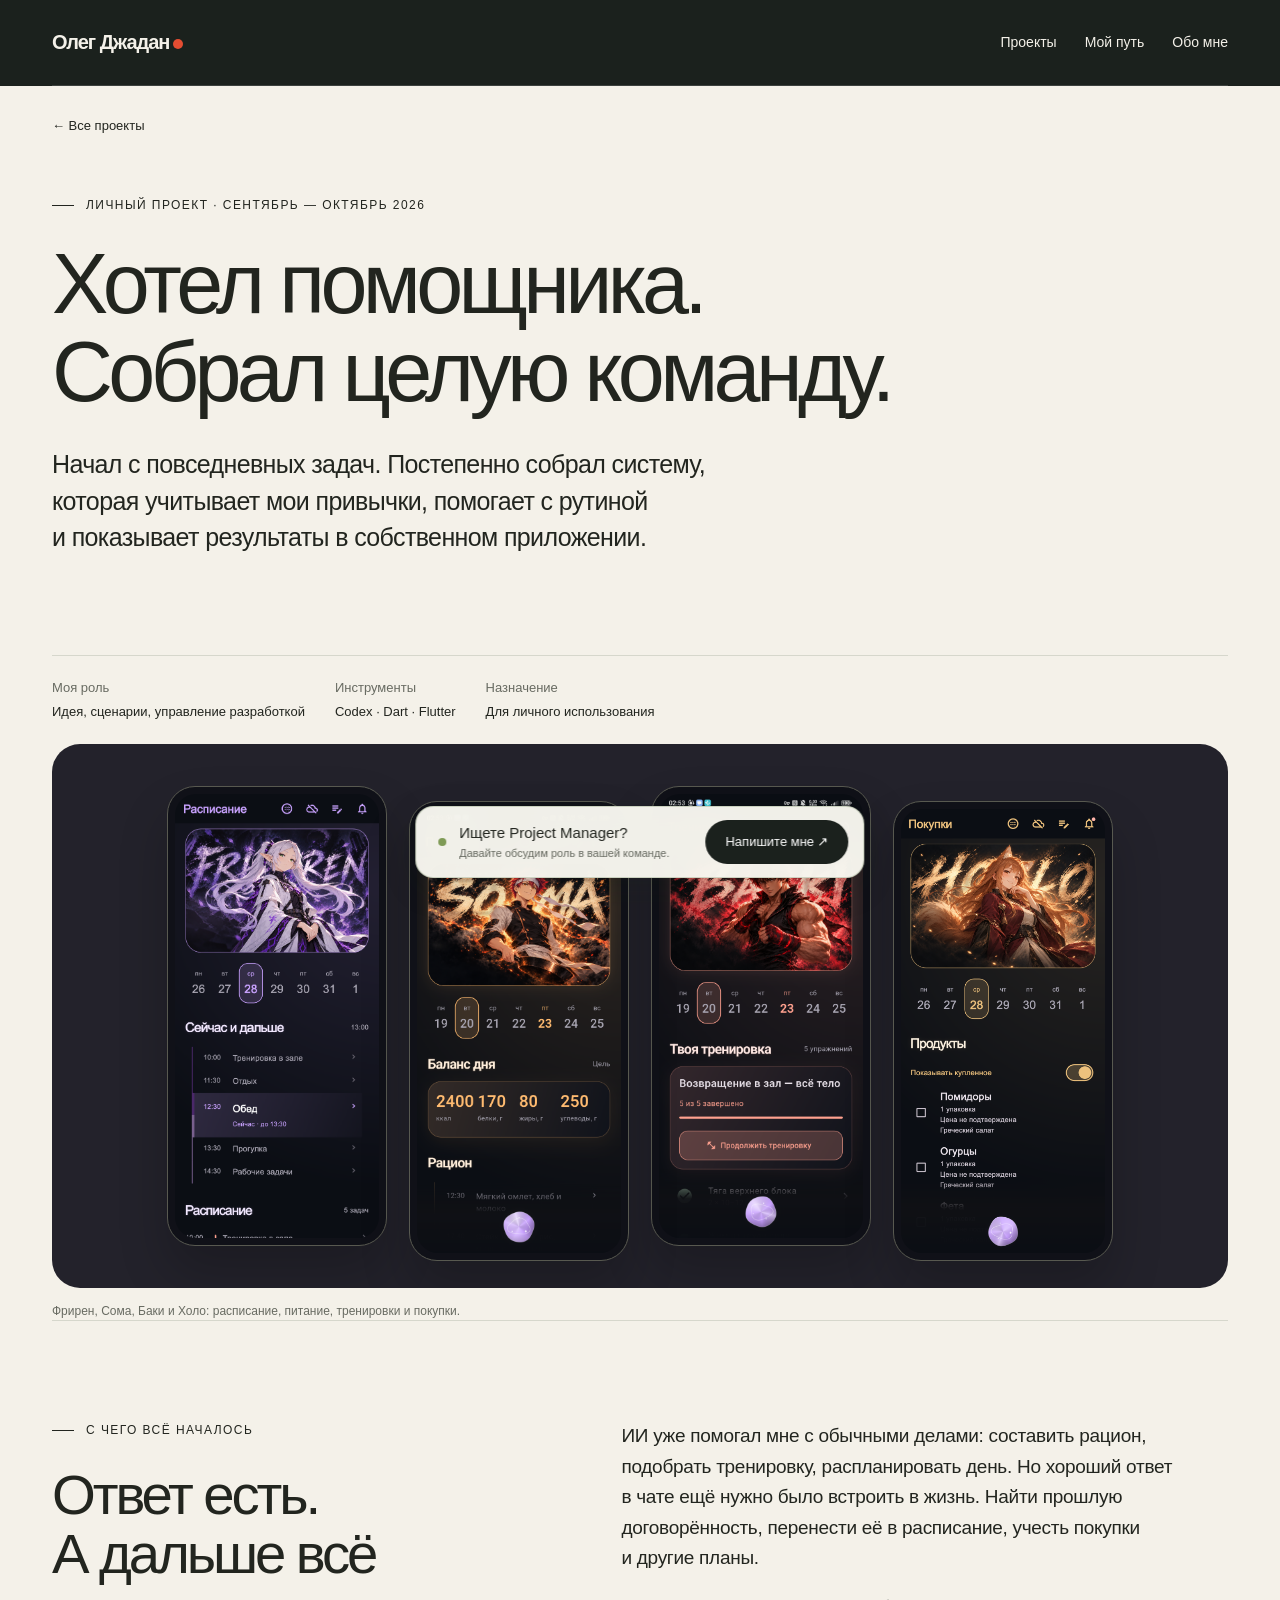
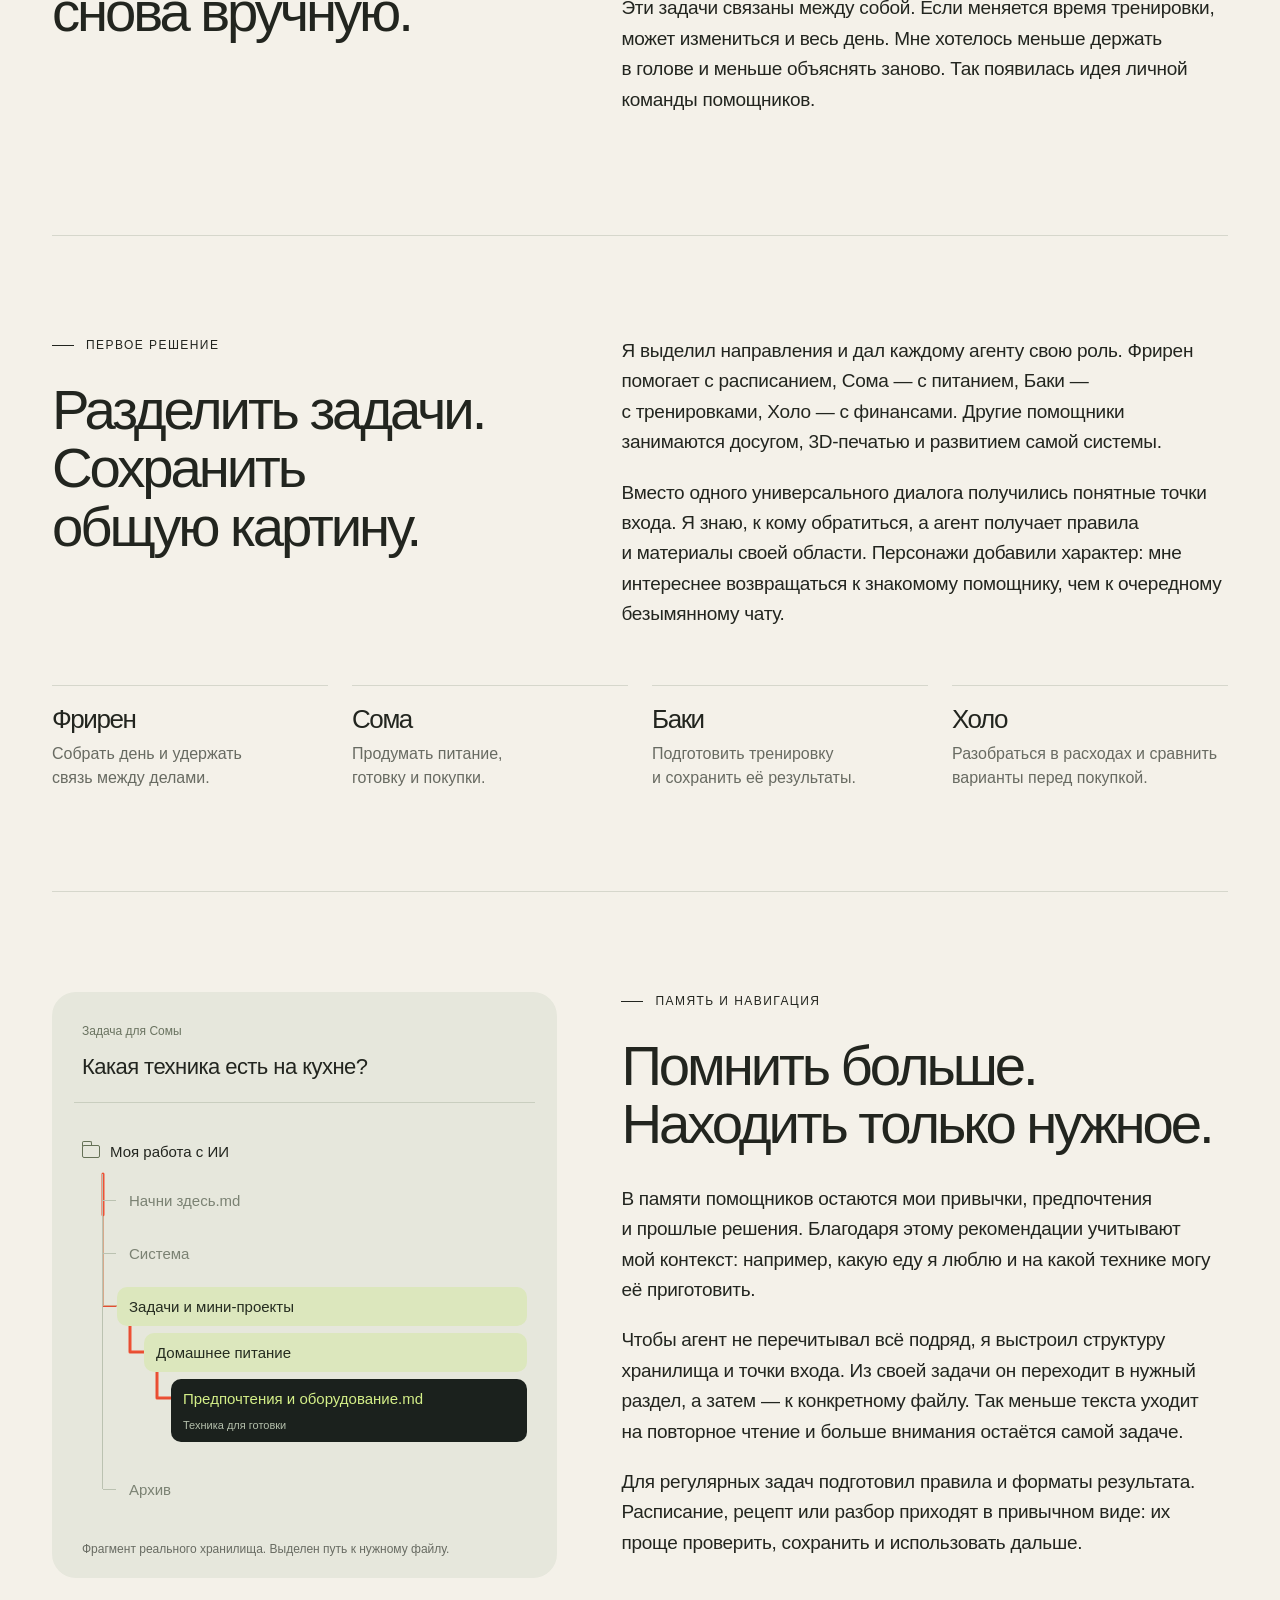
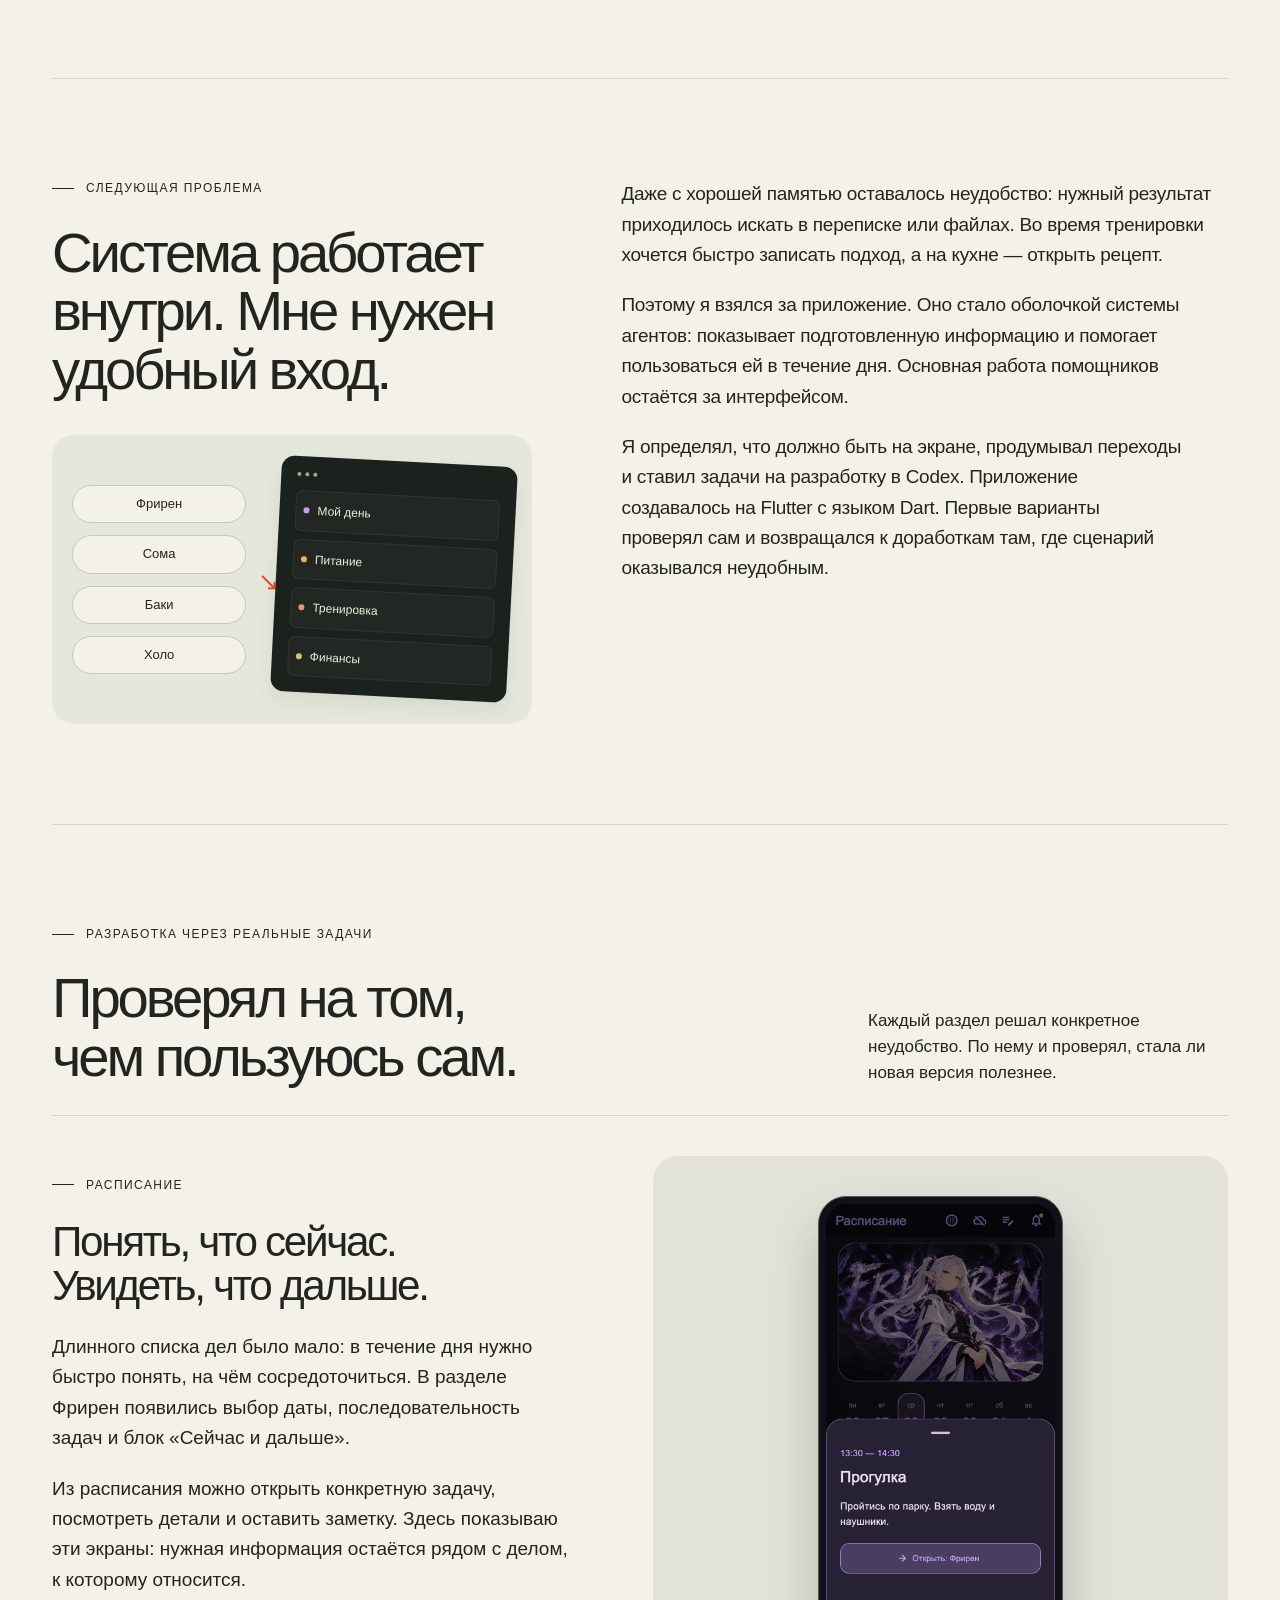
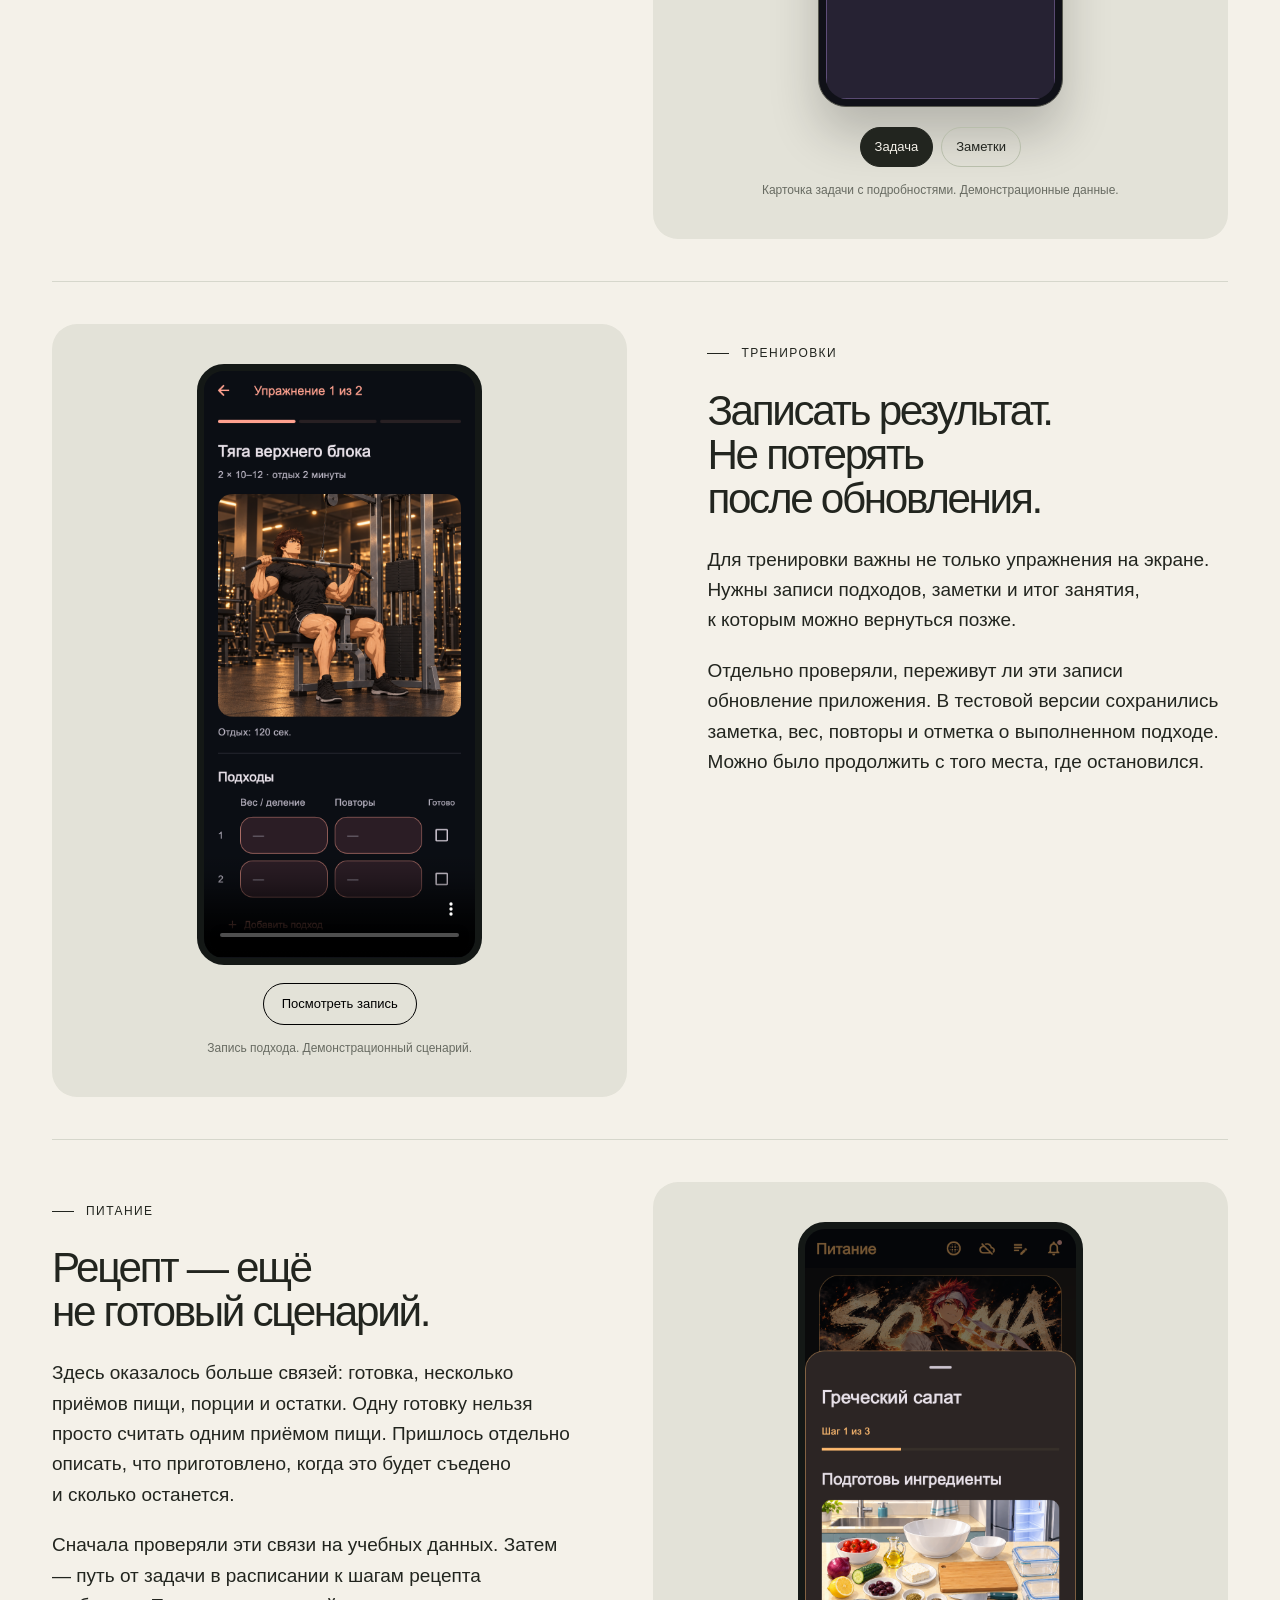
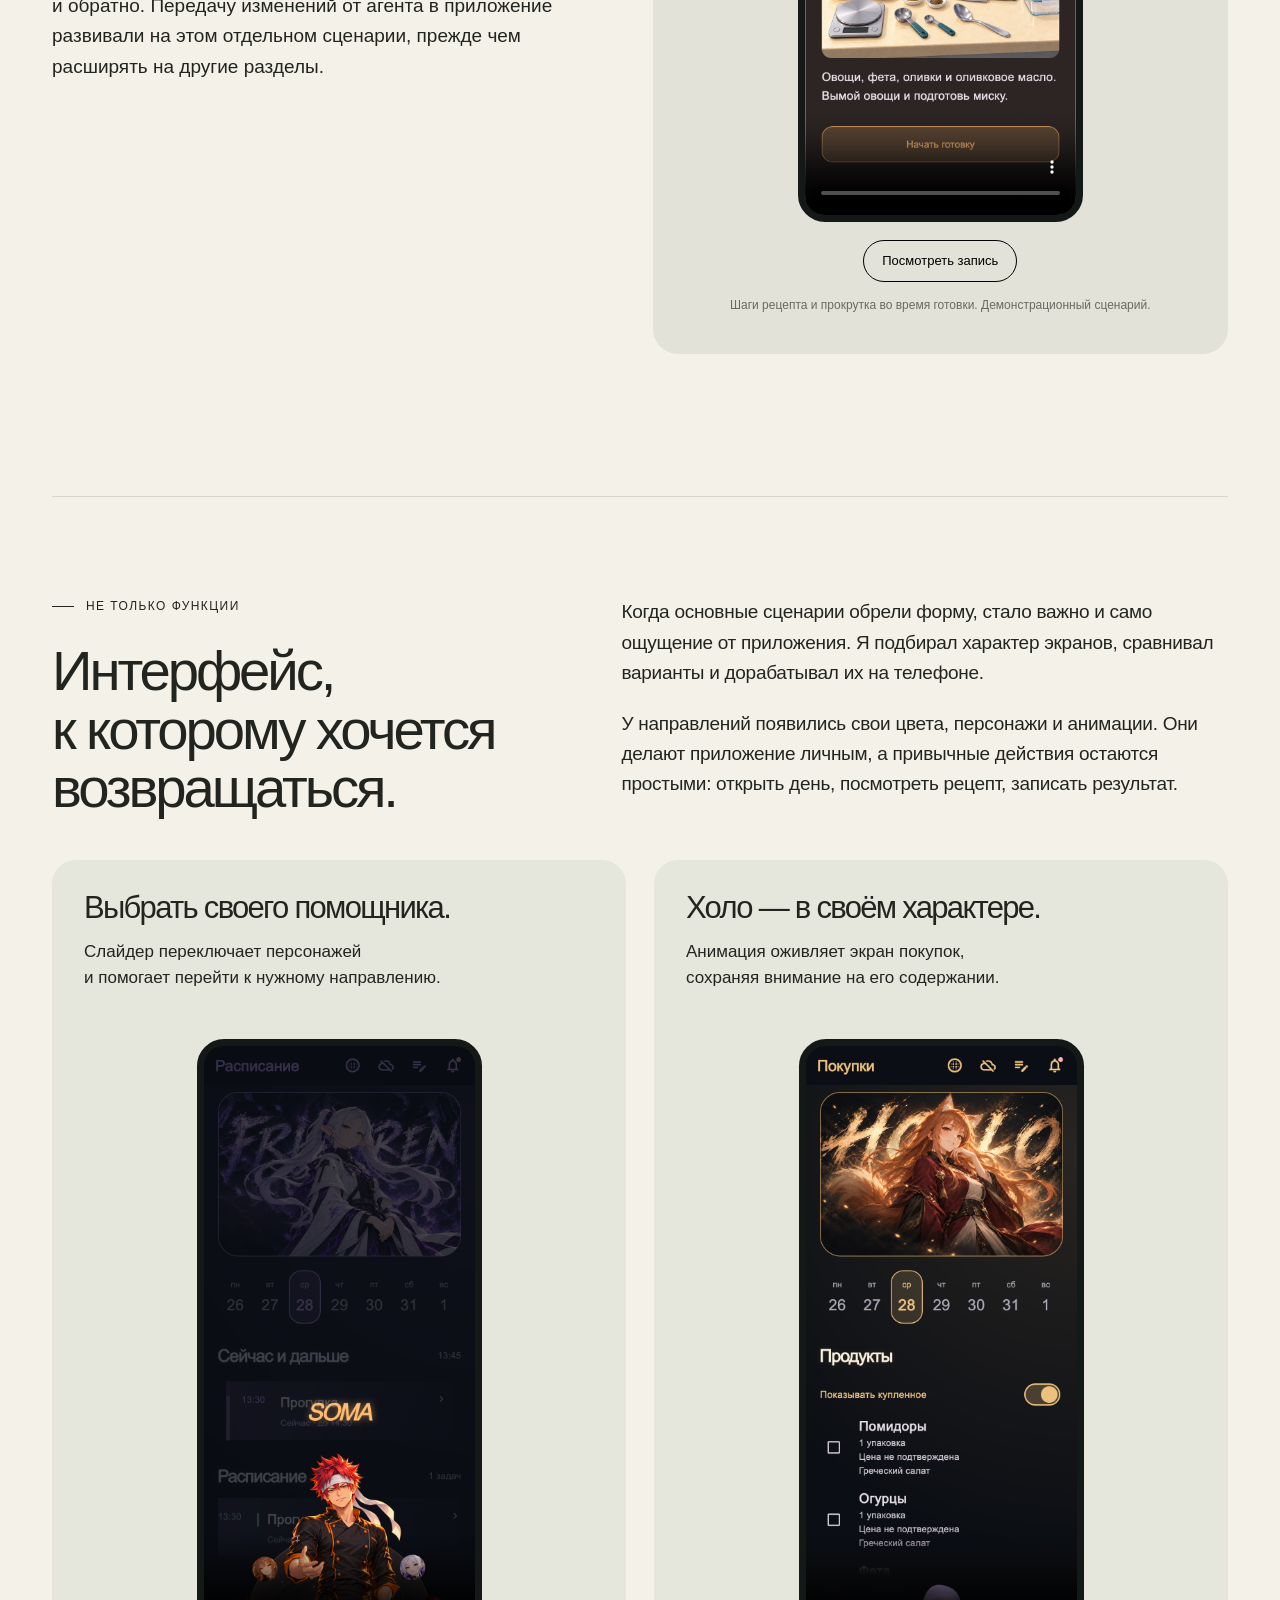
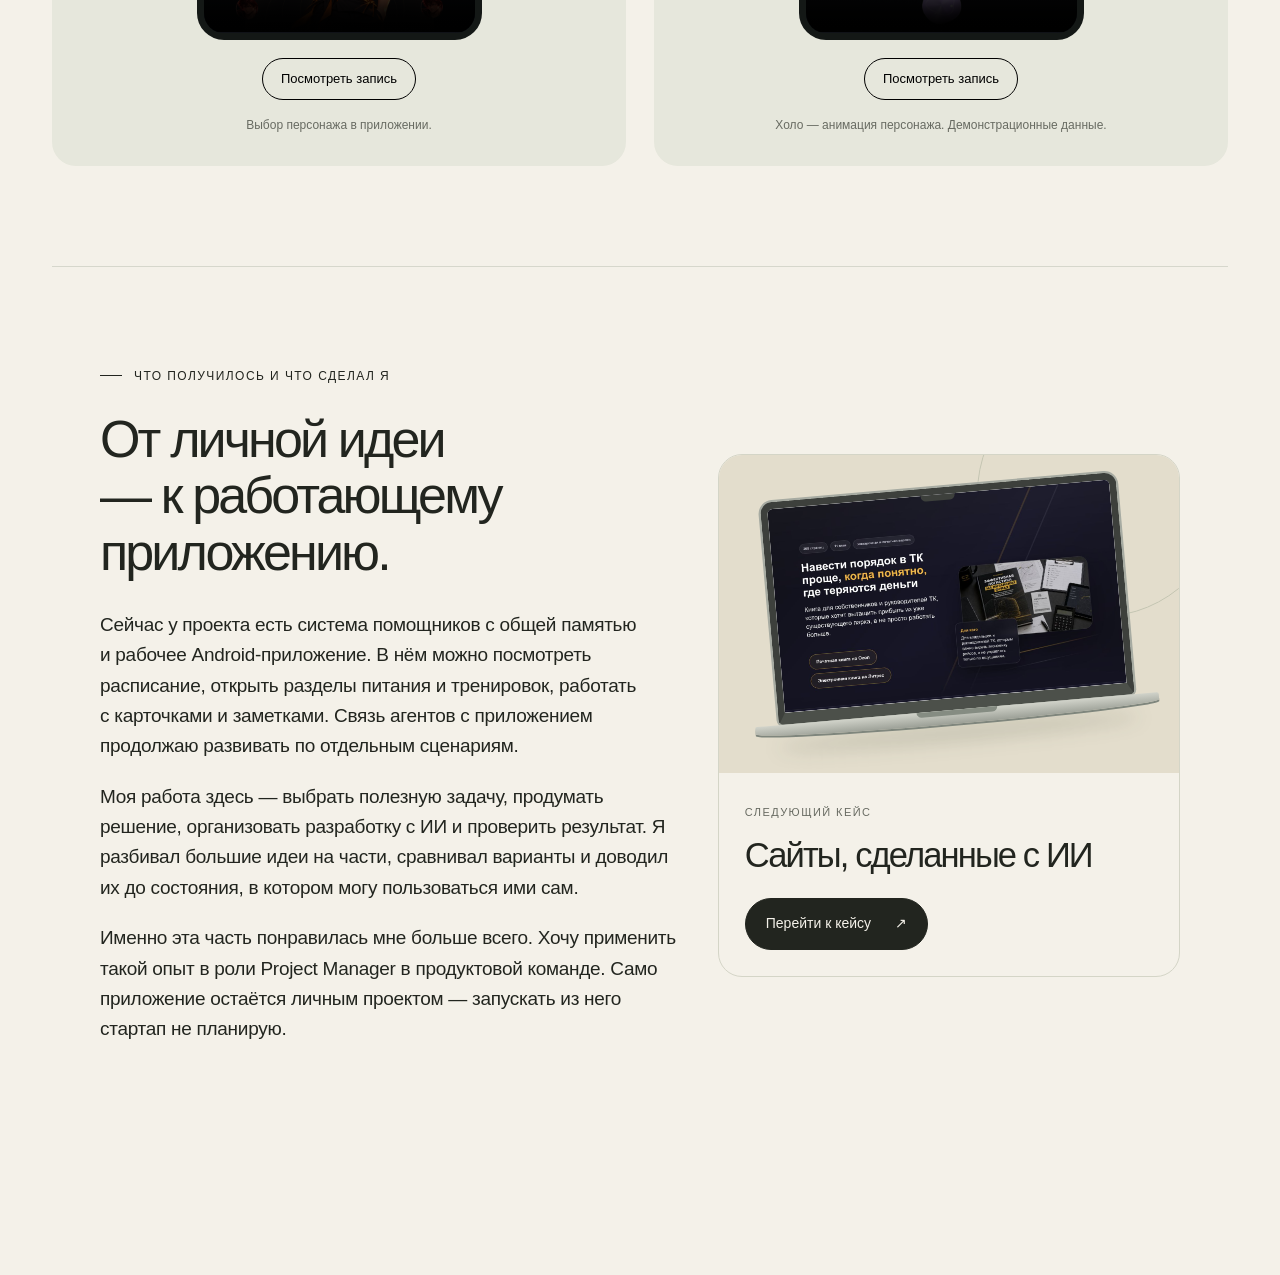
<file: docs/agents-story.html>
<!doctype html><html lang="ru"><head><meta charset="utf-8"><meta name="viewport" content="width=device-width, initial-scale=1"><meta name="robots" content="noindex,nofollow,noarchive,noimageindex"><meta name="description" content="Олег Джадан: управление проектами, личная система ИИ-агентов и сайты, созданные с помощью ИИ."><title>Хотел помощника — собрал команду — Олег Джадан</title><link rel="stylesheet" href="style.css?v=24"><link rel="stylesheet" href="case-sheet.css?v=17"><link rel="icon" href="/favicon.svg" type="image/svg+xml"><link rel="canonical" href="https://dzhadan-oleg.github.io/agents-story.html"><meta property="og:type" content="website"><meta property="og:locale" content="ru_RU"><meta property="og:title" content="Хотел помощника — собрал команду — Олег Джадан"><meta property="og:description" content="Управление проектами, опыт работы и личные проекты с ИИ."><meta property="og:url" content="https://dzhadan-oleg.github.io/agents-story.html"><meta property="og:image" content="https://dzhadan-oleg.github.io/assets/share-portrait.jpg"><meta property="og:image:width" content="1122"><meta property="og:image:height" content="1402"><meta property="og:image:alt" content="Олег Джадан"><meta name="twitter:card" content="summary_large_image"></head><body id="top" class="case-page"><div class="progress" aria-hidden="true"></div><header class="story-nav"><div class="wrap"><nav class="nav" aria-label="Главная навигация"><a class="brand" href="index.html">Олег Джадан<span></span></a><div class="navlinks"><a href="index.html#projects">Проекты</a><a href="index.html#experience">Мой путь</a><a href="index.html#about">Обо мне</a></div></nav></div></header><main><div class="wrap agents-case">
<div class="breadcrumb"><a href="index.html#projects">← Все проекты</a></div><header class="case-head"><div class="eyebrow">Личный проект · сентябрь — октябрь 2026</div><h1>Хотел помощника. Собрал целую команду.</h1><p class="lead">Начал с повседневных задач. Постепенно собрал систему, которая учитывает мои привычки, помогает с рутиной и показывает результаты в собственном приложении.</p></header>
<div class="case-meta"><span>Моя роль<b>Идея, сценарии, управление разработкой</b></span><span>Инструменты<b>Codex · Dart · Flutter</b></span><span>Назначение<b>Для личного использования</b></span></div>
<figure><div class="wide-art agent-overview"><div class="phone"><img decoding="async" src="assets/frieren-day-demo.webp" alt="Фрирен — расписание с демонстрационным планом дня" width="1216" height="2688"></div><div class="phone"><img decoding="async" src="assets/soma.webp" alt="Сома — питание" width="1216" height="2688"></div><div class="phone"><img decoding="async" src="assets/baki.webp" alt="Баки — тренировка" width="1216" height="2688"></div><div class="phone"><img decoding="async" src="assets/agents-demo/holo.webp" alt="Холо — покупки на демонстрационных данных" width="1216" height="2688"></div></div><figcaption>Фрирен, Сома, Баки и Холо: расписание, питание, тренировки и покупки.</figcaption></figure>
<section class="section"><div class="split"><div><div class="eyebrow">С чего всё началось</div><h2>Ответ есть. А дальше всё снова вручную.</h2></div><div class="article"><p>ИИ уже помогал мне с обычными делами: составить рацион, подобрать тренировку, распланировать день. Но хороший ответ в чате ещё нужно было встроить в жизнь. Найти прошлую договорённость, перенести её в расписание, учесть покупки и другие планы.</p><p>Эти задачи связаны между собой. Если меняется время тренировки, может измениться и весь день. Мне хотелось меньше держать в голове и меньше объяснять заново. Так появилась идея личной команды помощников.</p></div></div></section>
<section class="section"><div class="split"><div><div class="eyebrow">Первое решение</div><h2>Разделить задачи. Сохранить общую картину.</h2></div><div class="article"><p>Я выделил направления и дал каждому агенту свою роль. Фрирен помогает с расписанием, Сома — с питанием, Баки — с тренировками, Холо — с финансами. Другие помощники занимаются досугом, 3D-печатью и развитием самой системы.</p><p>Вместо одного универсального диалога получились понятные точки входа. Я знаю, к кому обратиться, а агент получает правила и материалы своей области. Персонажи добавили характер: мне интереснее возвращаться к знакомому помощнику, чем к очередному безымянному чату.</p></div></div>
<div class="roles"><div><h3>Фрирен</h3><p>Собрать день и удержать связь между делами.</p></div><div><h3>Сома</h3><p>Продумать питание, готовку и покупки.</p></div><div><h3>Баки</h3><p>Подготовить тренировку и сохранить её результаты.</p></div><div><h3>Холо</h3><p>Разобраться в расходах и сравнить варианты перед покупкой.</p></div></div></section>
<section class="section memory-story" id="memory"><div class="memory-layout">
<figure class="repository-map"><div class="map-question"><span>Задача для Сомы</span><p>Какая техника есть на кухне?</p></div>
<div class="repo-file-tree" aria-label="Путь в репозитории к файлу с кухонным оборудованием">
<div class="repo-root"><span class="repo-folder-icon" aria-hidden="true"></span>Моя работа с ИИ</div>
<ul class="repo-tree-level"><li class="repo-muted"><span class="repo-node">Начни здесь.md</span></li><li class="repo-muted"><span class="repo-node">Система</span></li><li class="repo-selected"><span class="repo-node repo-folder">Задачи и мини-проекты</span><ul class="repo-tree-level"><li class="repo-selected"><span class="repo-node repo-folder">Домашнее питание</span><ul class="repo-tree-level"><li class="repo-selected"><span class="repo-node repo-target">Предпочтения и оборудование.md<small>Техника для готовки</small></span></li></ul></li></ul></li><li class="repo-muted"><span class="repo-node">Архив</span></li></ul></div>
<figcaption>Фрагмент реального хранилища. Выделен путь к нужному файлу.</figcaption></figure>
<div class="article"><div class="eyebrow">Память и навигация</div><h2>Помнить больше. Находить только нужное.</h2><p>В памяти помощников остаются мои привычки, предпочтения и прошлые решения. Благодаря этому рекомендации учитывают мой контекст: например, какую еду я люблю и на какой технике могу её приготовить.</p><p>Чтобы агент не перечитывал всё подряд, я выстроил структуру хранилища и точки входа. Из своей задачи он переходит в нужный раздел, а затем — к конкретному файлу. Так меньше текста уходит на повторное чтение и больше внимания остаётся самой задаче.</p><p>Для регулярных задач подготовил правила и форматы результата. Расписание, рецепт или разбор приходят в привычном виде: их проще проверить, сохранить и использовать дальше.</p></div></div></section>
<section class="section"><div class="split"><div><div class="eyebrow">Следующая проблема</div><h2>Система работает внутри. Мне нужен удобный вход.</h2><div class="app-bridge" aria-label="Помощники готовят информацию, приложение показывает её в удобном виде"><div class="bridge-agents"><span>Фрирен</span><span>Сома</span><span>Баки</span><span>Холо</span></div><div class="bridge-line" aria-hidden="true">↘</div><div class="bridge-screen"><div class="bridge-dots" aria-hidden="true"><i></i><i></i><i></i></div><div><span class="bridge-mark purple"></span>Мой день</div><div><span class="bridge-mark orange"></span>Питание</div><div><span class="bridge-mark coral"></span>Тренировка</div><div><span class="bridge-mark gold"></span>Финансы</div></div></div></div><div class="article"><p>Даже с хорошей памятью оставалось неудобство: нужный результат приходилось искать в переписке или файлах. Во время тренировки хочется быстро записать подход, а на кухне — открыть рецепт.</p><p>Поэтому я взялся за приложение. Оно стало оболочкой системы агентов: показывает подготовленную информацию и помогает пользоваться ей в течение дня. Основная работа помощников остаётся за интерфейсом.</p><p>Я определял, что должно быть на экране, продумывал переходы и ставил задачи на разработку в Codex. Приложение создавалось на Flutter с языком Dart. Первые варианты проверял сам и возвращался к доработкам там, где сценарий оказывался неудобным.</p></div></div></section>
<section class="section" id="scenarios"><div class="section-heading"><div><div class="eyebrow">Разработка через реальные задачи</div><h2>Проверял на том, чем пользуюсь сам.</h2></div><p>Каждый раздел решал конкретное неудобство. По нему и проверял, стала ли новая версия полезнее.</p></div>
<article class="scenario"><div><div class="eyebrow">Расписание</div><h3>Понять, что сейчас. Увидеть, что дальше.</h3><p>Длинного списка дел было мало: в течение дня нужно быстро понять, на чём сосредоточиться. В разделе Фрирен появились выбор даты, последовательность задач и блок «Сейчас и дальше».</p><p>Из расписания можно открыть конкретную задачу, посмотреть детали и оставить заметку. Здесь показываю эти экраны: нужная информация остаётся рядом с делом, к которому относится.</p></div><figure class="scenario-media screen-demo"><div class="phone"><img decoding="async" src="assets/agents-demo/frieren-task.webp" width="780" height="1688" loading="lazy" alt="Открытая задача Фрирен: прогулка"></div><div class="screen-switcher" role="group" aria-label="Экраны Фрирен"><button type="button" aria-pressed="true" data-screen-src="assets/agents-demo/frieren-task.webp" data-screen-alt="Открытая задача Фрирен: прогулка" data-screen-caption="Карточка задачи с подробностями. Демонстрационные данные.">Задача</button><button type="button" aria-pressed="false" data-screen-src="assets/agents-demo/frieren-notes.webp" data-screen-alt="Заметки в разделе Фрирен" data-screen-caption="Заметки Фрирен. Демонстрационные данные.">Заметки</button></div><figcaption>Карточка задачи с подробностями. Демонстрационные данные.</figcaption></figure></article>
<article class="scenario scenario-reverse"><div><div class="eyebrow">Тренировки</div><h3>Записать результат. Не потерять после обновления.</h3><p>Для тренировки важны не только упражнения на экране. Нужны записи подходов, заметки и итог занятия, к которым можно вернуться позже.</p><p>Отдельно проверяли, переживут ли эти записи обновление приложения. В тестовой версии сохранились заметка, вес, повторы и отметка о выполненном подходе. Можно было продолжить с того места, где остановился.</p></div><figure class="scenario-media"><div class="media-video"><video id="workout-entry" controls muted playsinline preload="none" poster="assets/agents-demo/baki-exercise.webp" aria-label="Запись веса, повторов и выполнения подхода"><source src="assets/agents-demo/workout-entry.mp4?v=3" type="video/mp4"></video></div><div class="media-actions"><button class="button" data-play="workout-entry" data-play-label="Посмотреть запись" data-pause-label="Приостановить">Посмотреть запись</button></div><figcaption>Запись подхода. Демонстрационный сценарий.</figcaption></figure></article>
<article class="scenario"><div><div class="eyebrow">Питание</div><h3>Рецепт — ещё не готовый сценарий.</h3><p>Здесь оказалось больше связей: готовка, несколько приёмов пищи, порции и остатки. Одну готовку нельзя просто считать одним приёмом пищи. Пришлось отдельно описать, что приготовлено, когда это будет съедено и сколько останется.</p><p>Сначала проверяли эти связи на учебных данных. Затем — путь от задачи в расписании к шагам рецепта и обратно. Передачу изменений от агента в приложение развивали на этом отдельном сценарии, прежде чем расширять на другие разделы.</p></div><figure class="scenario-media"><div class="media-video"><video id="recipe-steps" controls muted playsinline preload="none" poster="assets/agents-demo/recipe-step.webp" aria-label="Перелистывание шагов рецепта"><source src="assets/agents-demo/recipe-steps.mp4?v=3" type="video/mp4"></video></div><div class="media-actions"><button class="button" data-play="recipe-steps" data-play-label="Посмотреть запись" data-pause-label="Приостановить">Посмотреть запись</button></div><figcaption>Шаги рецепта и прокрутка во время готовки. Демонстрационный сценарий.</figcaption></figure></article></section>
<section class="section motion-section" id="motion"><div class="split"><div><div class="eyebrow">Не только функции</div><h2>Интерфейс, к которому хочется возвращаться.</h2></div><div class="article"><p>Когда основные сценарии обрели форму, стало важно и само ощущение от приложения. Я подбирал характер экранов, сравнивал варианты и дорабатывал их на телефоне.</p><p>У направлений появились свои цвета, персонажи и анимации. Они делают приложение личным, а привычные действия остаются простыми: открыть день, посмотреть рецепт, записать результат.</p></div></div>
<div class="motion-grid"><article class="motion-card" id="character-selector"><h3>Выбрать своего помощника.</h3><p>Слайдер переключает персонажей и помогает перейти к нужному направлению.</p><figure class="motion-demo"><div class="media-video"><video id="agent-wheel" controls muted playsinline preload="none" poster="assets/agents-demo/agent-wheel.webp" aria-label="Слайдер выбора персонажей"><source src="assets/agents-demo/agent-wheel.mp4?v=3" type="video/mp4"></video></div><div class="media-actions"><button class="button" data-play="agent-wheel" data-play-label="Посмотреть запись" data-pause-label="Приостановить">Посмотреть запись</button></div><figcaption>Выбор персонажа в приложении.</figcaption></figure></article><article class="motion-card"><h3>Холо — в своём характере.</h3><p>Анимация оживляет экран покупок, сохраняя внимание на его содержании.</p><figure class="motion-demo"><div class="media-video"><video id="holo-motion" controls muted playsinline preload="none" poster="assets/agents-demo/holo.webp" aria-label="Анимация Холо"><source src="assets/agents-demo/holo-motion.mp4?v=3" type="video/mp4"></video></div><div class="media-actions"><button class="button" data-play="holo-motion" data-play-label="Посмотреть запись" data-pause-label="Приостановить">Посмотреть запись</button></div><figcaption>Холо — анимация персонажа. Демонстрационные данные.</figcaption></figure></article></div></section>
<section class="section case-result" id="result"><div class="case-result-grid"><div class="article"><div class="eyebrow">Что получилось и что сделал я</div><h2>От личной идеи — к работающему приложению.</h2><p>Сейчас у проекта есть система помощников с общей памятью и рабочее Android-приложение. В нём можно посмотреть расписание, открыть разделы питания и тренировок, работать с карточками и заметками. Связь агентов с приложением продолжаю развивать по отдельным сценариям.</p><p>Моя работа здесь — выбрать полезную задачу, продумать решение, организовать разработку с ИИ и проверить результат. Я разбивал большие идеи на части, сравнивал варианты и доводил их до состояния, в котором могу пользоваться ими сам.</p><p>Именно эта часть понравилась мне больше всего. Хочу применить такой опыт в роли Project Manager в продуктовой команде. Само приложение остаётся личным проектом — запускать из него стартап не планирую.</p></div><a class="case-next-preview project-websites" href="websites-story.html" aria-label="Перейти к кейсу: Сайты, сделанные с ИИ"><div class="project-art laptop-art"><div class="macbook"><div class="macbook-display"><div class="macbook-camera" aria-hidden="true"></div><img decoding="async" src="assets/cargo-book.png" width="1280" height="720" loading="lazy" alt="Сайт Cargo.run на экране ноутбука"></div><div class="macbook-base" aria-hidden="true"><span></span></div><div class="macbook-shadow" aria-hidden="true"></div></div></div><div class="case-next-copy"><span class="smallcaps">Следующий кейс</span><h3>Сайты, сделанные с ИИ</h3><span class="button primary">Перейти к кейсу <span aria-hidden="true">↗</span></span></div></a></div></section>
</div>
</main><aside class="contact-dock" aria-label="Связаться с Олегом"><div><span class="dock-dot" aria-hidden="true"></span><p>Ищете Project Manager?<small>Давайте обсудим роль в вашей команде.</small></p></div><a href="https://t.me/OLMill" target="_blank" rel="noopener">Напишите мне ↗</a></aside><script src="main.js?v=17"></script><script src="case-sheet.js"></script></body></html>
</file>
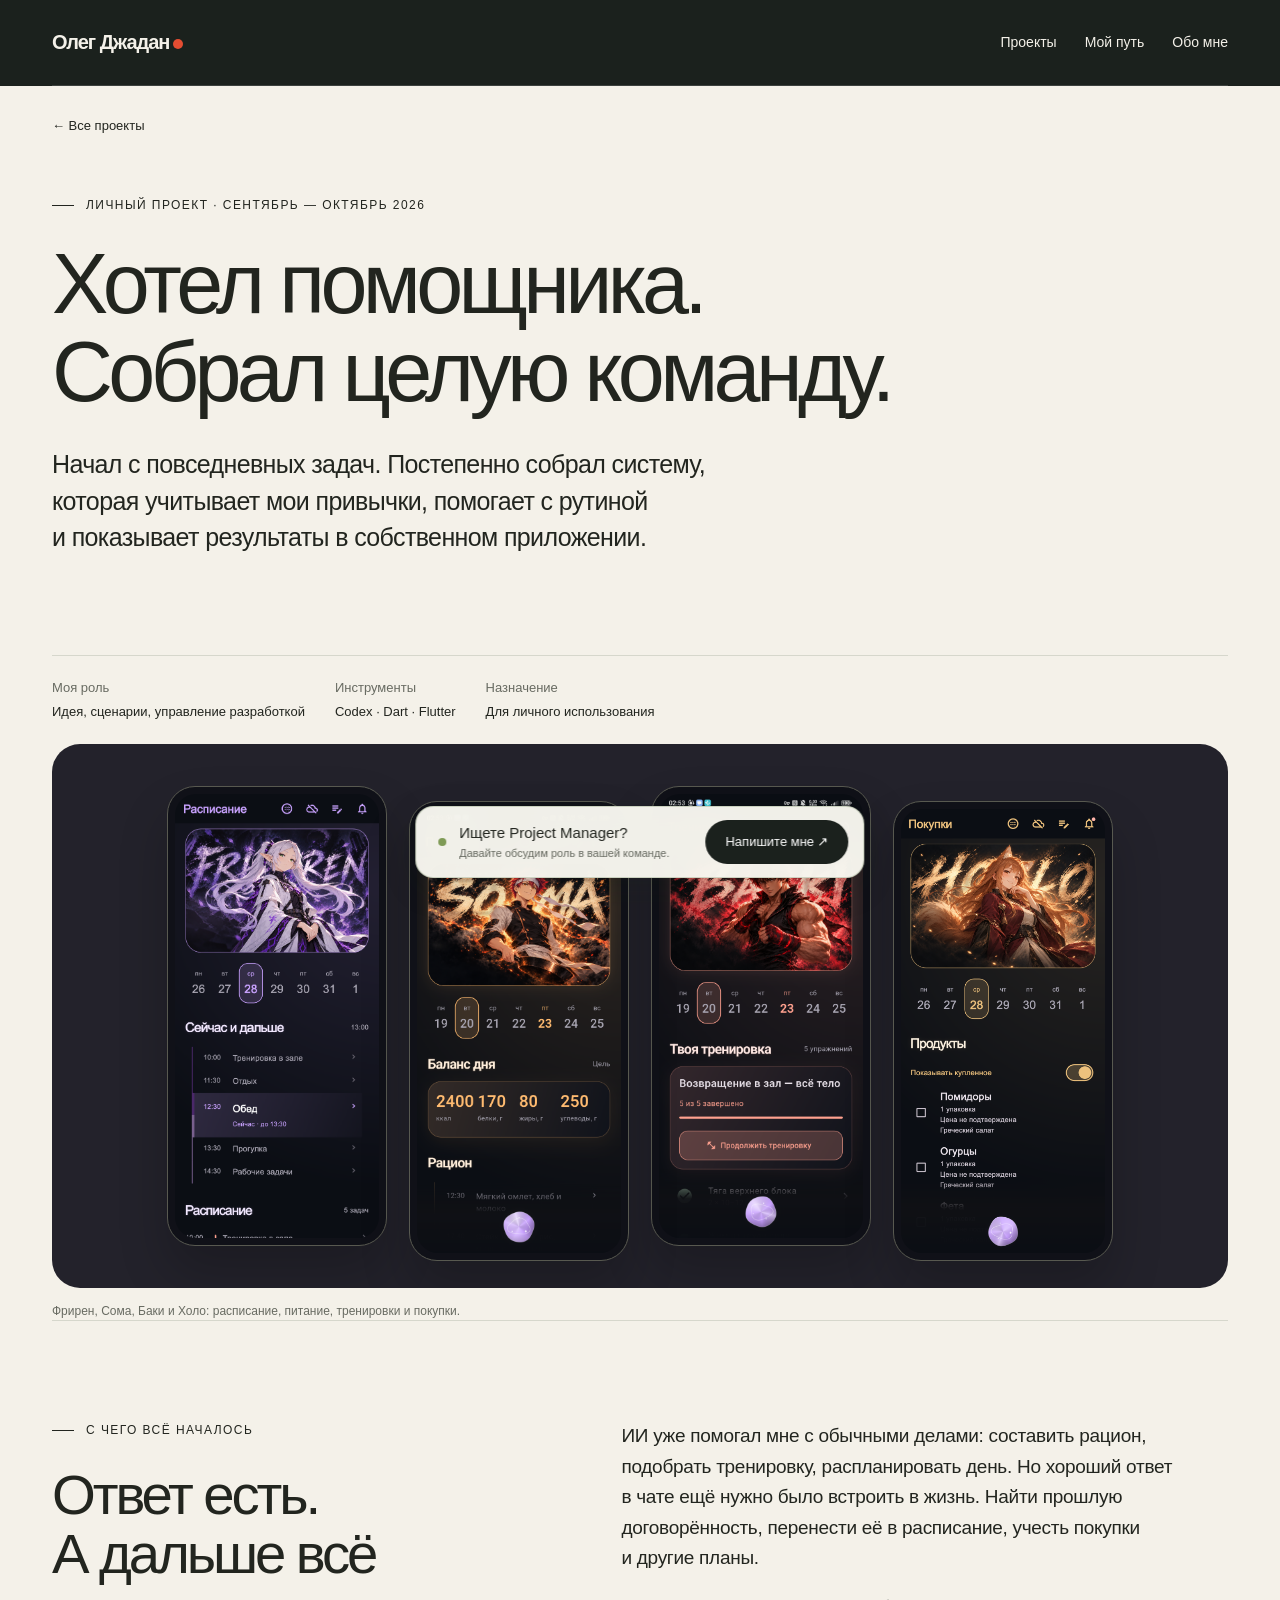
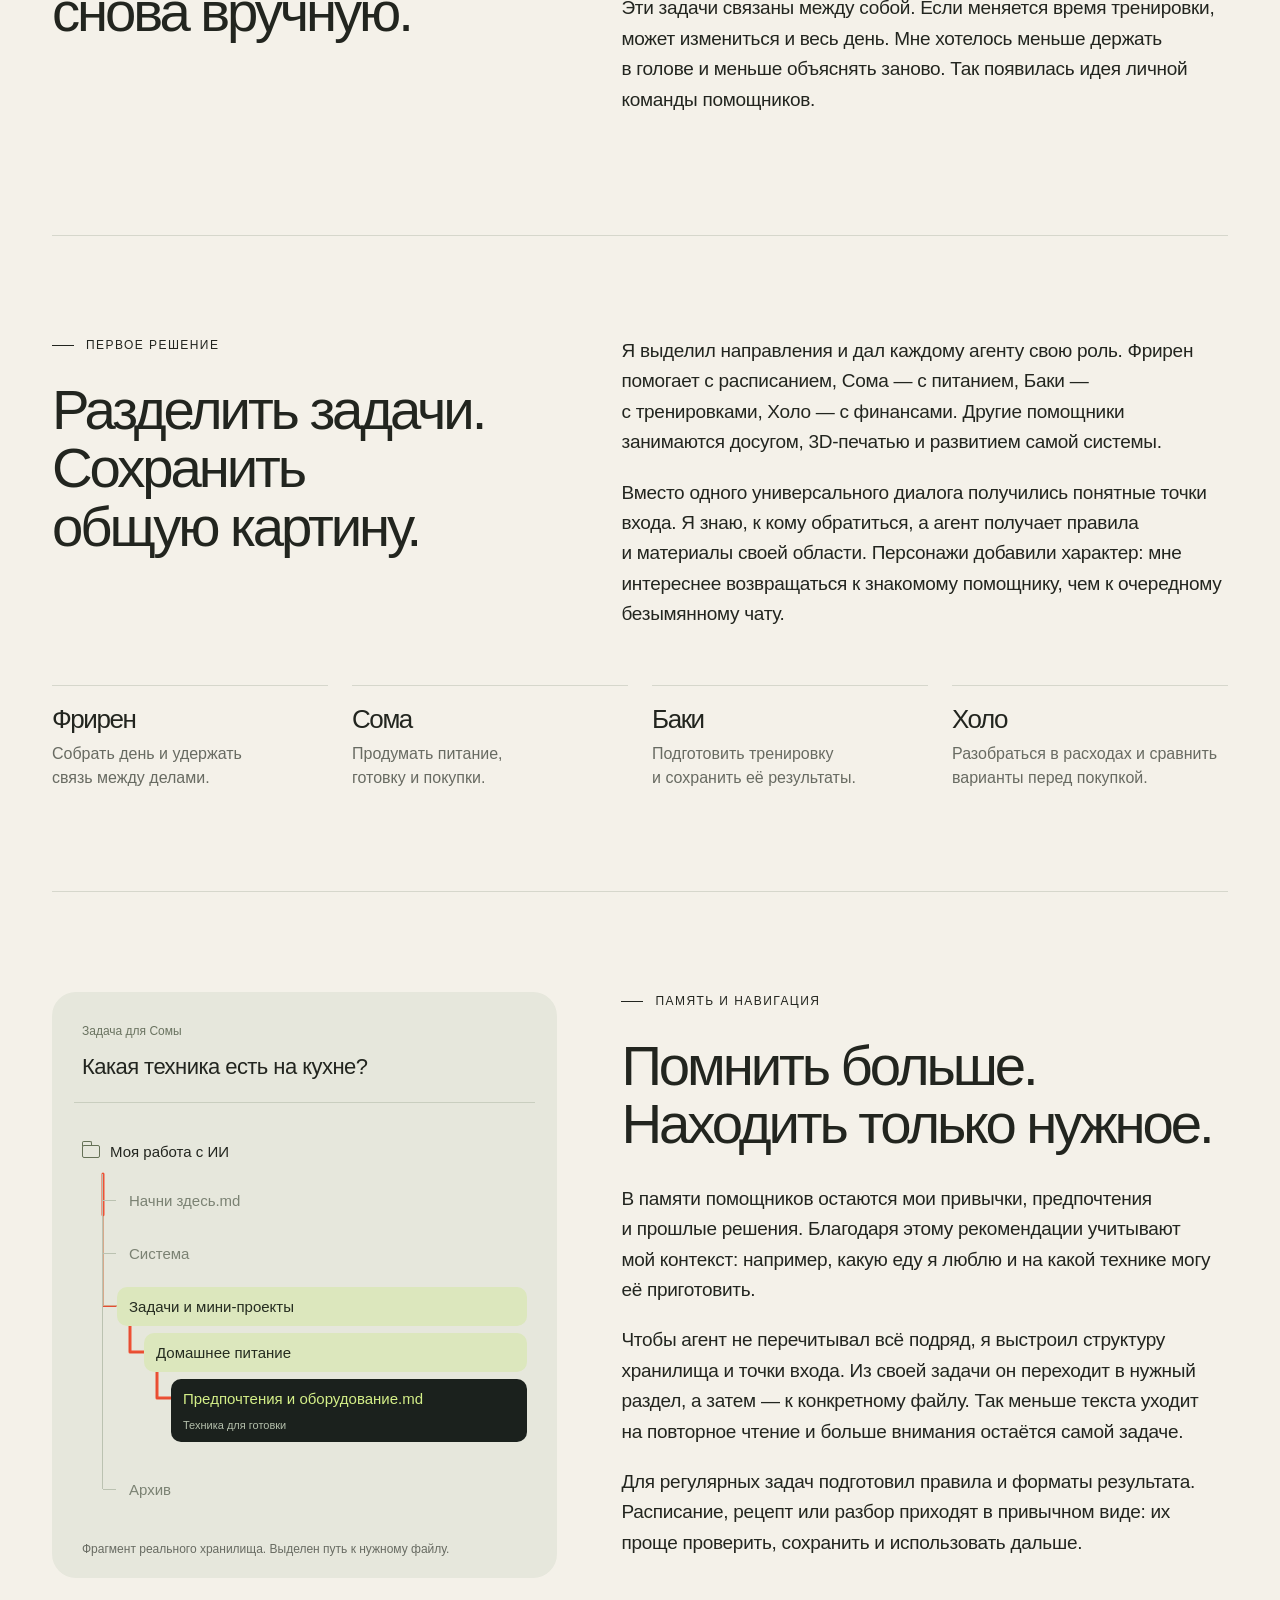
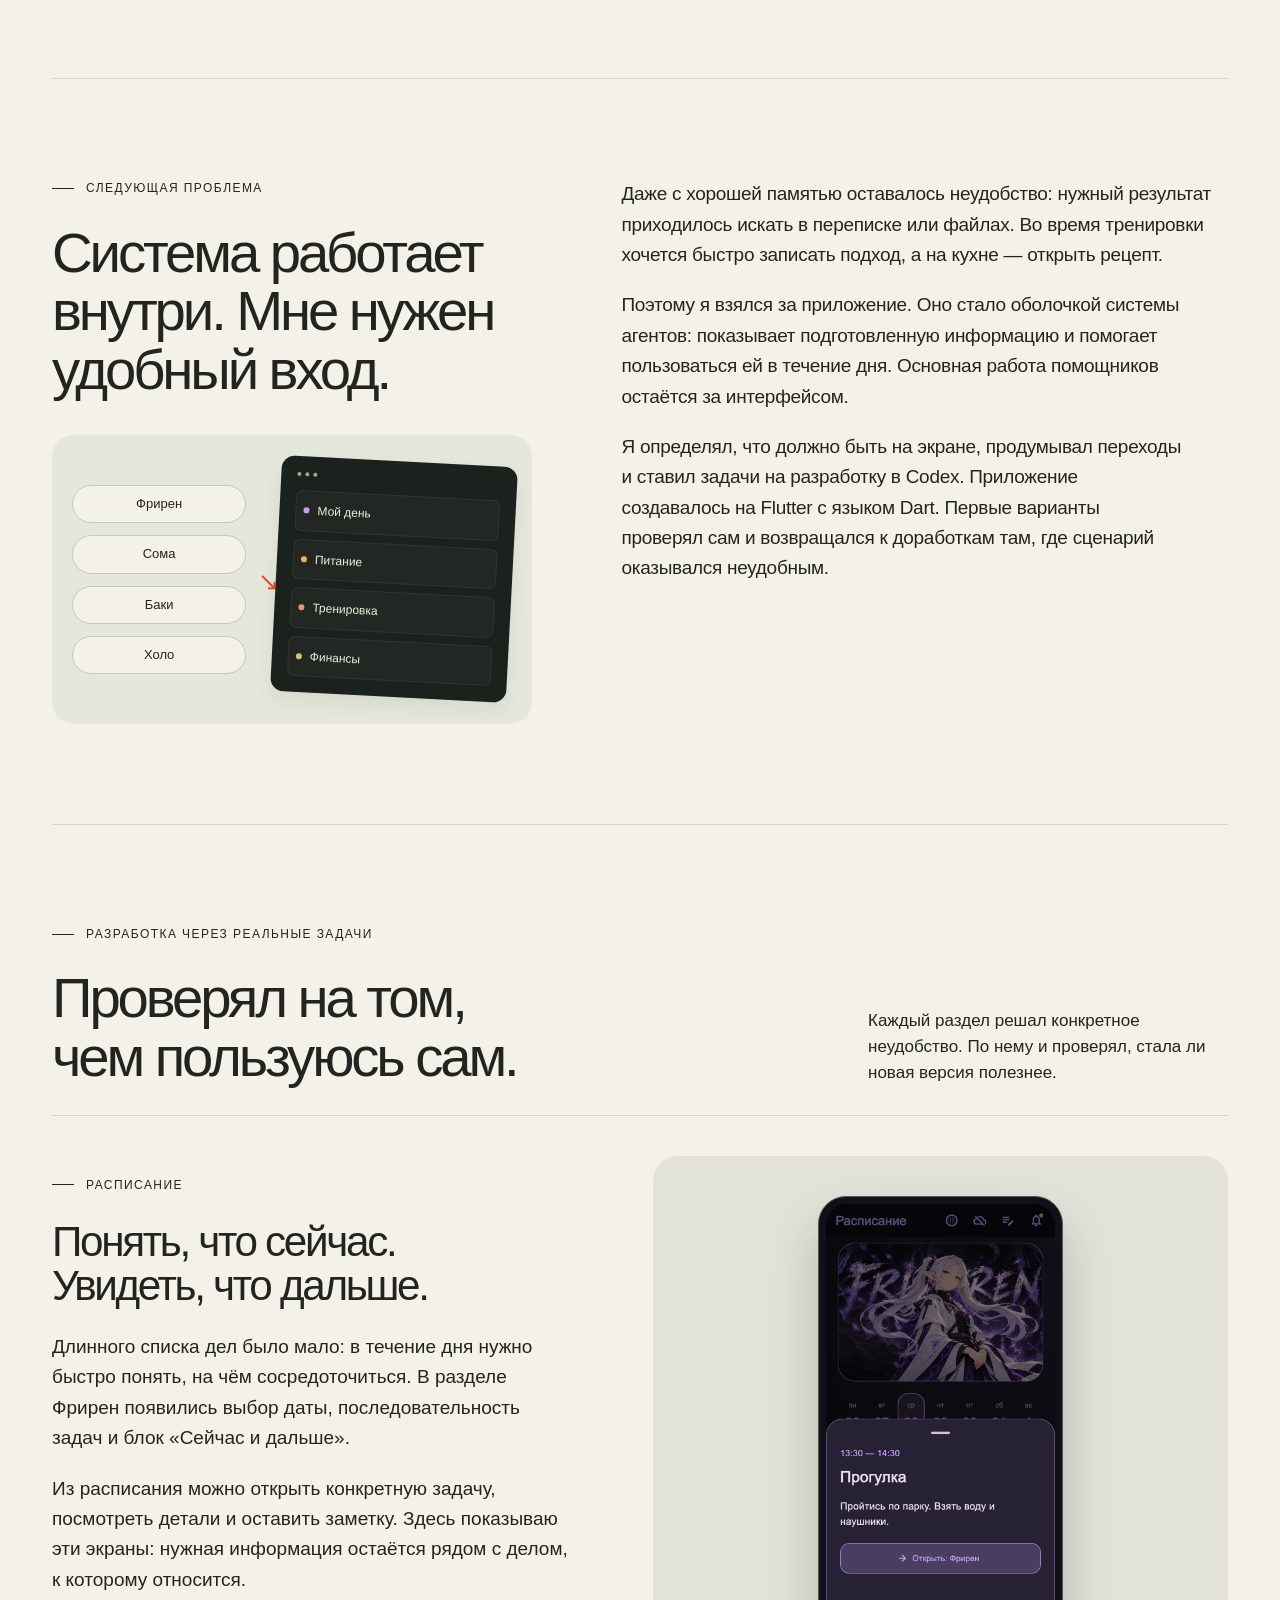
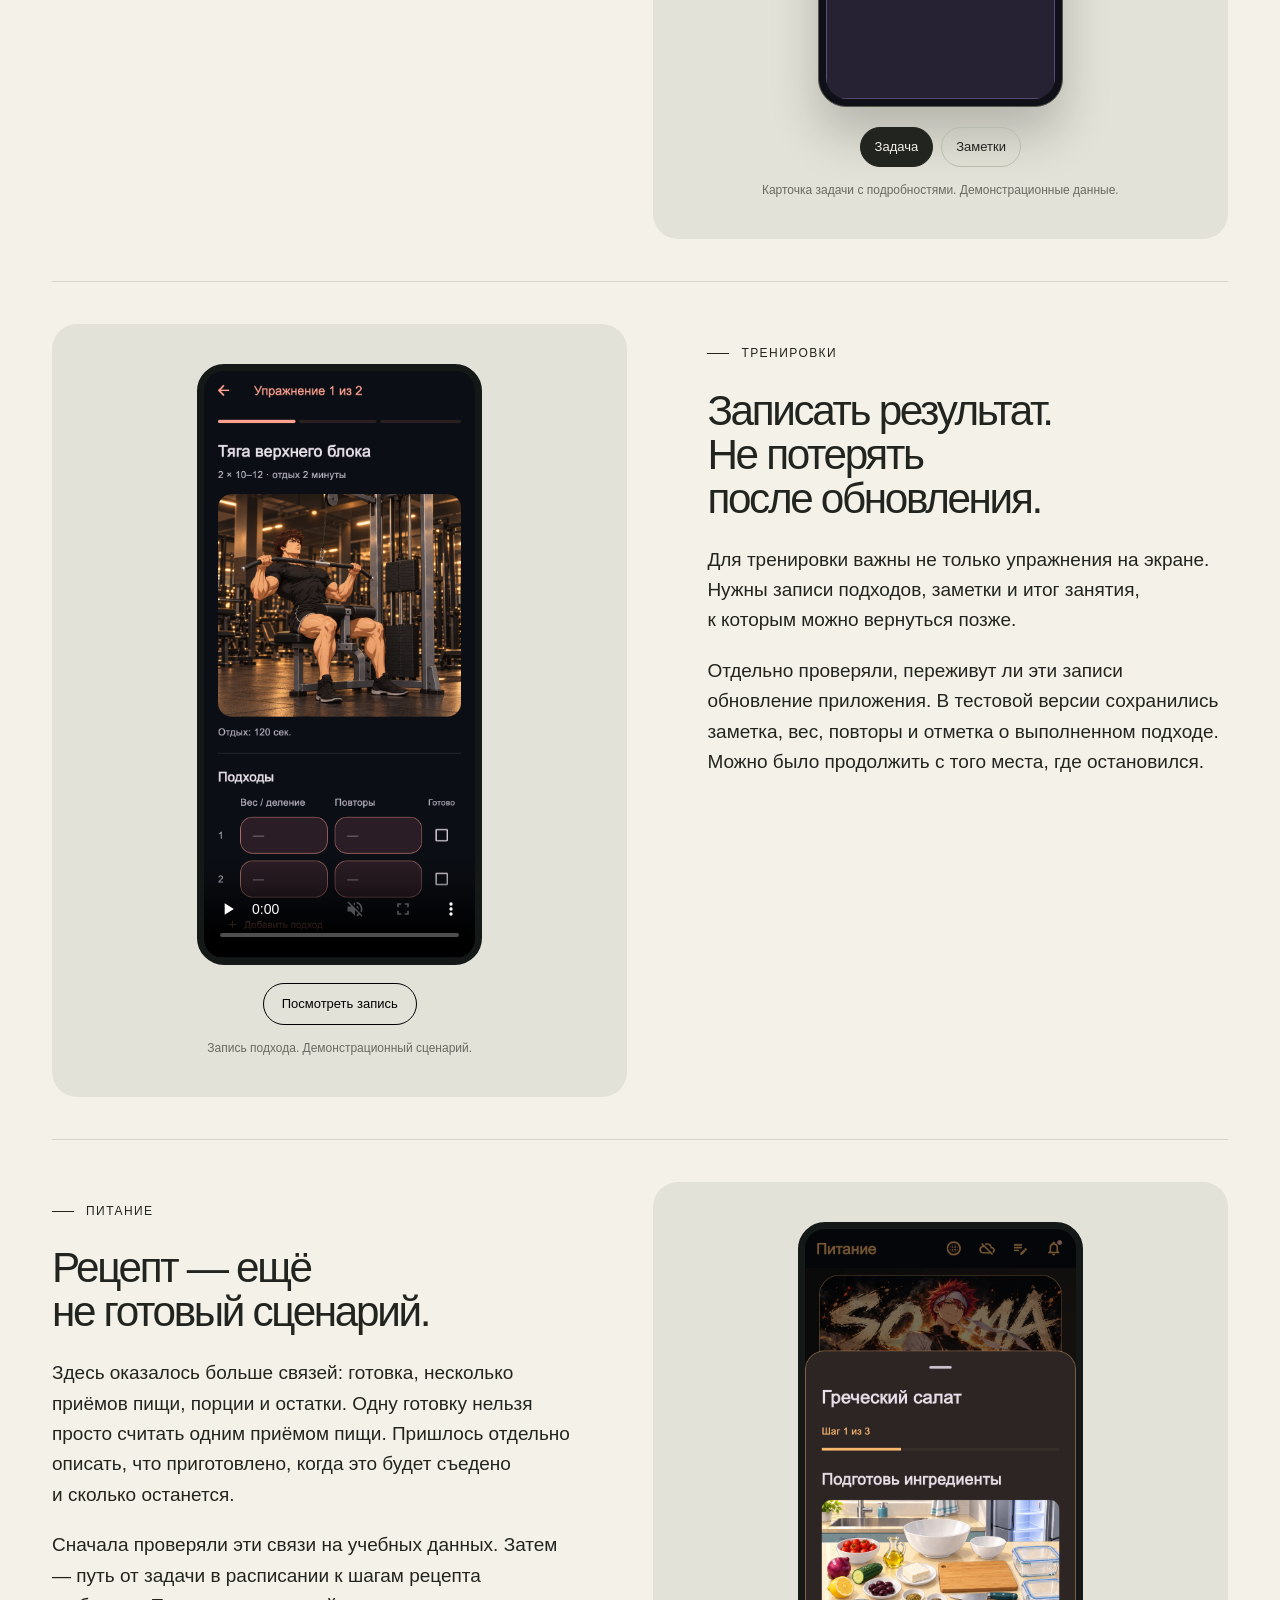
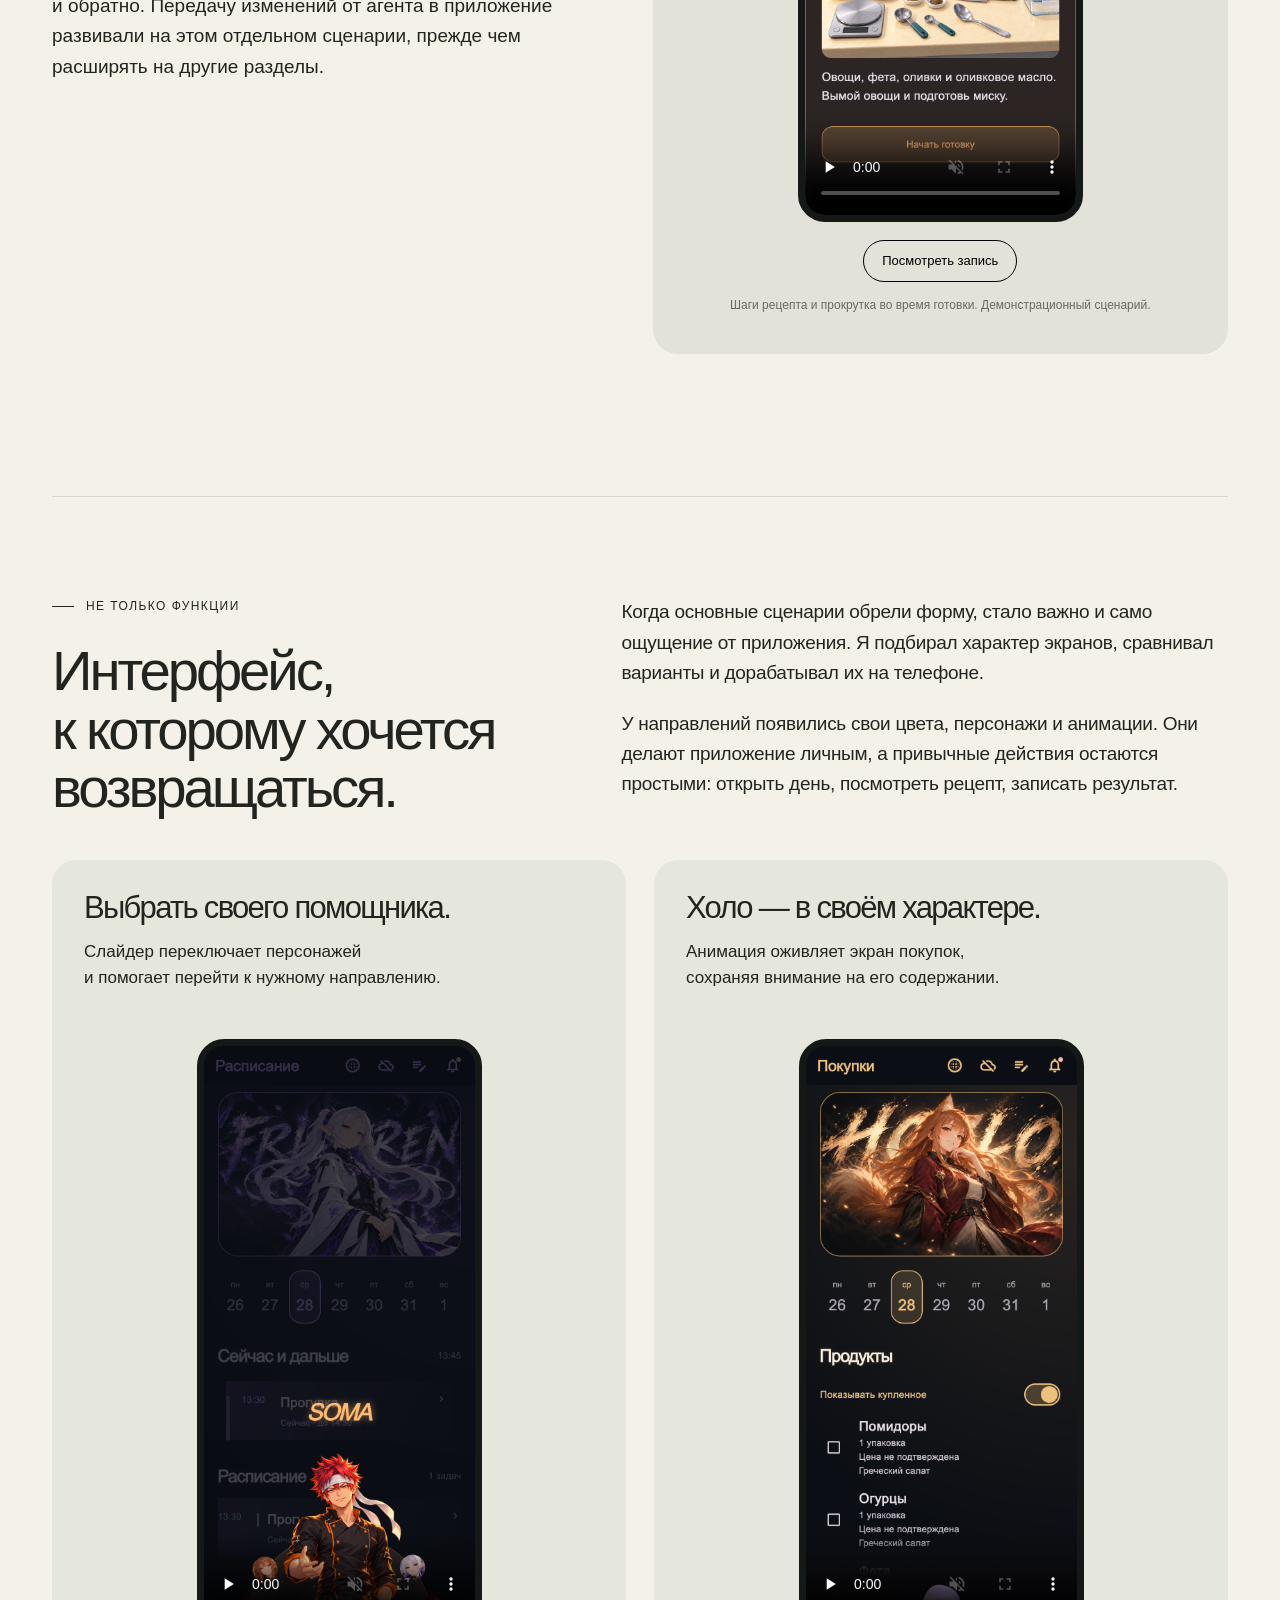
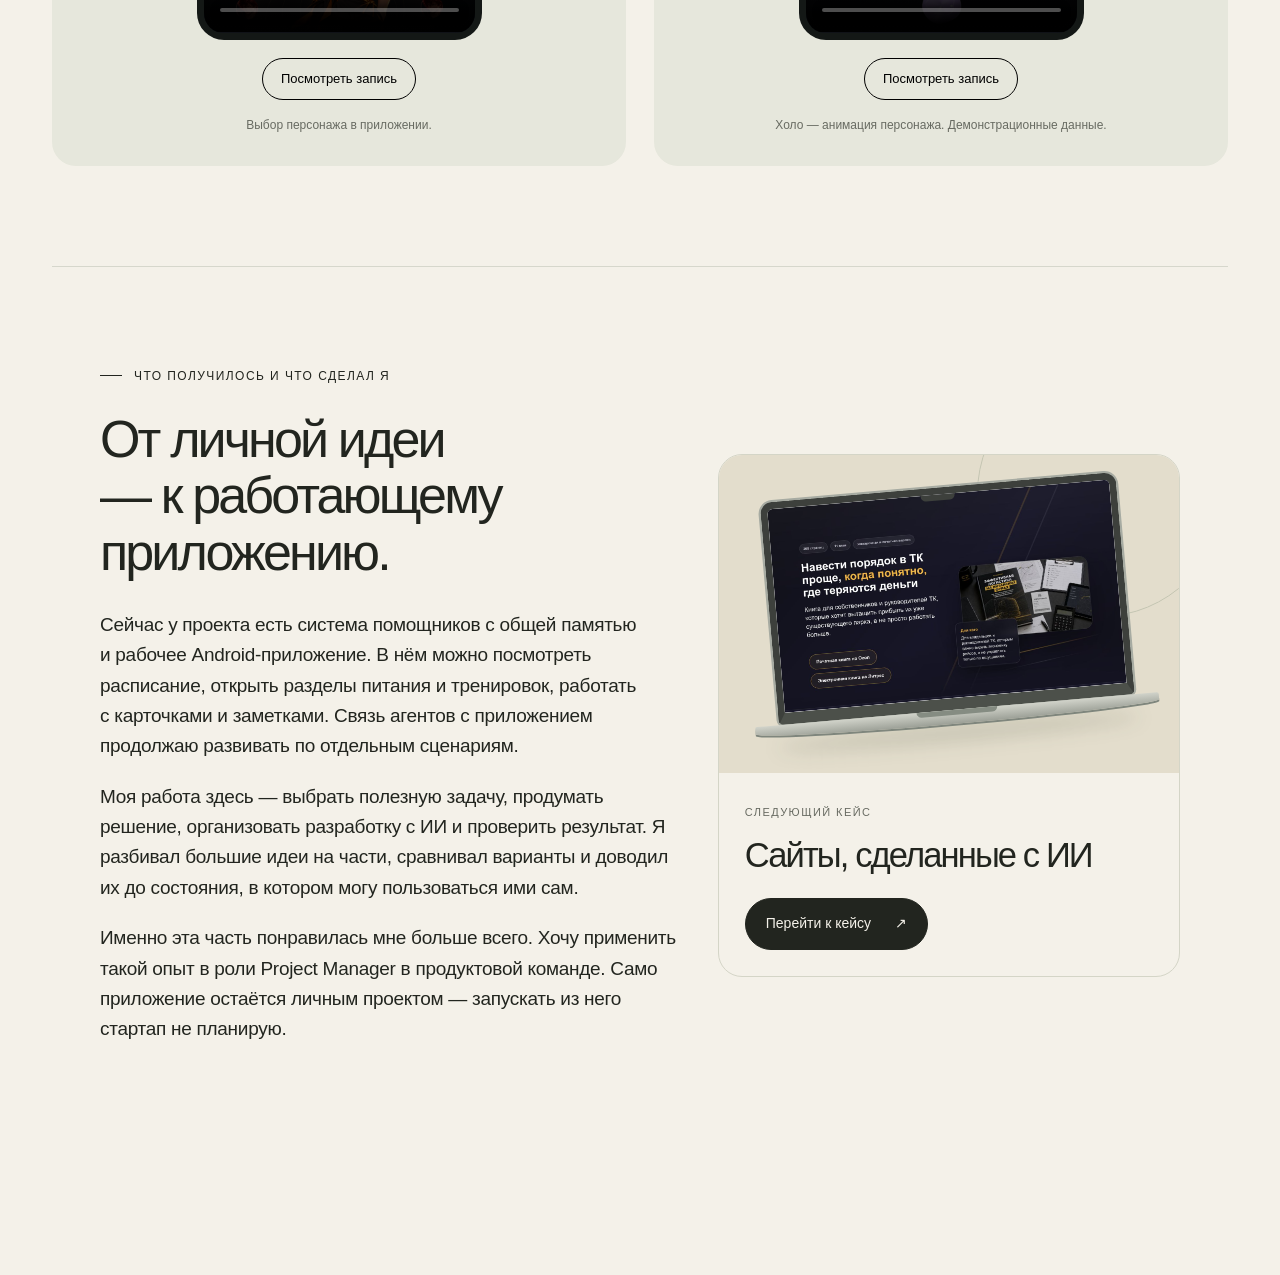
<file: docs/agents.html>
<!doctype html><html lang="ru"><head><meta charset="utf-8"><meta name="viewport" content="width=device-width, initial-scale=1"><meta name="robots" content="noindex,nofollow,noarchive,noimageindex"><meta name="description" content="Олег Джадан: управление проектами, личная система ИИ-агентов и сайты, созданные с помощью ИИ."><title>Личная система ИИ-агентов — Олег Джадан</title><link rel="stylesheet" href="style.css?v=24"><link rel="stylesheet" href="case-sheet.css?v=17"><link rel="icon" href="/favicon.svg" type="image/svg+xml"><link rel="canonical" href="https://dzhadan-oleg.github.io/agents.html"><meta property="og:type" content="website"><meta property="og:locale" content="ru_RU"><meta property="og:title" content="Личная система ИИ-агентов — Олег Джадан"><meta property="og:description" content="Управление проектами, опыт работы и личные проекты с ИИ."><meta property="og:url" content="https://dzhadan-oleg.github.io/agents.html"><meta property="og:image" content="https://dzhadan-oleg.github.io/assets/share-portrait.jpg"><meta property="og:image:width" content="1122"><meta property="og:image:height" content="1402"><meta property="og:image:alt" content="Олег Джадан"><meta name="twitter:card" content="summary_large_image"></head><body id="top" class="case-page"><div class="progress" aria-hidden="true"></div><header class="story-nav"><div class="wrap"><nav class="nav" aria-label="Главная навигация"><a class="brand" href="index.html">Олег Джадан<span></span></a><div class="navlinks"><a href="index.html#projects">Проекты</a><a href="index.html#experience">Мой путь</a><a href="index.html#about">Обо мне</a></div></nav></div></header><main><div class="wrap agents-case">
<div class="breadcrumb"><a href="index.html#projects">← Все проекты</a></div><header class="case-head"><div class="eyebrow">Личный проект · сентябрь — октябрь 2026</div><h1>Хотел помощника. Собрал целую команду.</h1><p class="lead">Начал с повседневных задач. Постепенно собрал систему, которая учитывает мои привычки, помогает с рутиной и показывает результаты в собственном приложении.</p></header>
<div class="case-meta"><span>Моя роль<b>Идея, сценарии, управление разработкой</b></span><span>Инструменты<b>Codex · Dart · Flutter</b></span><span>Назначение<b>Для личного использования</b></span></div>
<figure><div class="wide-art agent-overview"><div class="phone"><img decoding="async" src="assets/frieren-day-demo.webp" alt="Фрирен — расписание с демонстрационным планом дня" width="1216" height="2688"></div><div class="phone"><img decoding="async" src="assets/soma.webp" alt="Сома — питание" width="1216" height="2688"></div><div class="phone"><img decoding="async" src="assets/baki.webp" alt="Баки — тренировка" width="1216" height="2688"></div><div class="phone"><img decoding="async" src="assets/agents-demo/holo.webp" alt="Холо — покупки на демонстрационных данных" width="1216" height="2688"></div></div><figcaption>Фрирен, Сома, Баки и Холо: расписание, питание, тренировки и покупки.</figcaption></figure>
<section class="section"><div class="split"><div><div class="eyebrow">С чего всё началось</div><h2>Ответ есть. А дальше всё снова вручную.</h2></div><div class="article"><p>ИИ уже помогал мне с обычными делами: составить рацион, подобрать тренировку, распланировать день. Но хороший ответ в чате ещё нужно было встроить в жизнь. Найти прошлую договорённость, перенести её в расписание, учесть покупки и другие планы.</p><p>Эти задачи связаны между собой. Если меняется время тренировки, может измениться и весь день. Мне хотелось меньше держать в голове и меньше объяснять заново. Так появилась идея личной команды помощников.</p></div></div></section>
<section class="section"><div class="split"><div><div class="eyebrow">Первое решение</div><h2>Разделить задачи. Сохранить общую картину.</h2></div><div class="article"><p>Я выделил направления и дал каждому агенту свою роль. Фрирен помогает с расписанием, Сома — с питанием, Баки — с тренировками, Холо — с финансами. Другие помощники занимаются досугом, 3D-печатью и развитием самой системы.</p><p>Вместо одного универсального диалога получились понятные точки входа. Я знаю, к кому обратиться, а агент получает правила и материалы своей области. Персонажи добавили характер: мне интереснее возвращаться к знакомому помощнику, чем к очередному безымянному чату.</p></div></div>
<div class="roles"><div><h3>Фрирен</h3><p>Собрать день и удержать связь между делами.</p></div><div><h3>Сома</h3><p>Продумать питание, готовку и покупки.</p></div><div><h3>Баки</h3><p>Подготовить тренировку и сохранить её результаты.</p></div><div><h3>Холо</h3><p>Разобраться в расходах и сравнить варианты перед покупкой.</p></div></div></section>
<section class="section memory-story" id="memory"><div class="memory-layout">
<figure class="repository-map"><div class="map-question"><span>Задача для Сомы</span><p>Какая техника есть на кухне?</p></div>
<div class="repo-file-tree" aria-label="Путь в репозитории к файлу с кухонным оборудованием">
<div class="repo-root"><span class="repo-folder-icon" aria-hidden="true"></span>Моя работа с ИИ</div>
<ul class="repo-tree-level"><li class="repo-muted"><span class="repo-node">Начни здесь.md</span></li><li class="repo-muted"><span class="repo-node">Система</span></li><li class="repo-selected"><span class="repo-node repo-folder">Задачи и мини-проекты</span><ul class="repo-tree-level"><li class="repo-selected"><span class="repo-node repo-folder">Домашнее питание</span><ul class="repo-tree-level"><li class="repo-selected"><span class="repo-node repo-target">Предпочтения и оборудование.md<small>Техника для готовки</small></span></li></ul></li></ul></li><li class="repo-muted"><span class="repo-node">Архив</span></li></ul></div>
<figcaption>Фрагмент реального хранилища. Выделен путь к нужному файлу.</figcaption></figure>
<div class="article"><div class="eyebrow">Память и навигация</div><h2>Помнить больше. Находить только нужное.</h2><p>В памяти помощников остаются мои привычки, предпочтения и прошлые решения. Благодаря этому рекомендации учитывают мой контекст: например, какую еду я люблю и на какой технике могу её приготовить.</p><p>Чтобы агент не перечитывал всё подряд, я выстроил структуру хранилища и точки входа. Из своей задачи он переходит в нужный раздел, а затем — к конкретному файлу. Так меньше текста уходит на повторное чтение и больше внимания остаётся самой задаче.</p><p>Для регулярных задач подготовил правила и форматы результата. Расписание, рецепт или разбор приходят в привычном виде: их проще проверить, сохранить и использовать дальше.</p></div></div></section>
<section class="section"><div class="split"><div><div class="eyebrow">Следующая проблема</div><h2>Система работает внутри. Мне нужен удобный вход.</h2><div class="app-bridge" aria-label="Помощники готовят информацию, приложение показывает её в удобном виде"><div class="bridge-agents"><span>Фрирен</span><span>Сома</span><span>Баки</span><span>Холо</span></div><div class="bridge-line" aria-hidden="true">↘</div><div class="bridge-screen"><div class="bridge-dots" aria-hidden="true"><i></i><i></i><i></i></div><div><span class="bridge-mark purple"></span>Мой день</div><div><span class="bridge-mark orange"></span>Питание</div><div><span class="bridge-mark coral"></span>Тренировка</div><div><span class="bridge-mark gold"></span>Финансы</div></div></div></div><div class="article"><p>Даже с хорошей памятью оставалось неудобство: нужный результат приходилось искать в переписке или файлах. Во время тренировки хочется быстро записать подход, а на кухне — открыть рецепт.</p><p>Поэтому я взялся за приложение. Оно стало оболочкой системы агентов: показывает подготовленную информацию и помогает пользоваться ей в течение дня. Основная работа помощников остаётся за интерфейсом.</p><p>Я определял, что должно быть на экране, продумывал переходы и ставил задачи на разработку в Codex. Приложение создавалось на Flutter с языком Dart. Первые варианты проверял сам и возвращался к доработкам там, где сценарий оказывался неудобным.</p></div></div></section>
<section class="section" id="scenarios"><div class="section-heading"><div><div class="eyebrow">Разработка через реальные задачи</div><h2>Проверял на том, чем пользуюсь сам.</h2></div><p>Каждый раздел решал конкретное неудобство. По нему и проверял, стала ли новая версия полезнее.</p></div>
<article class="scenario"><div><div class="eyebrow">Расписание</div><h3>Понять, что сейчас. Увидеть, что дальше.</h3><p>Длинного списка дел было мало: в течение дня нужно быстро понять, на чём сосредоточиться. В разделе Фрирен появились выбор даты, последовательность задач и блок «Сейчас и дальше».</p><p>Из расписания можно открыть конкретную задачу, посмотреть детали и оставить заметку. Здесь показываю эти экраны: нужная информация остаётся рядом с делом, к которому относится.</p></div><figure class="scenario-media screen-demo"><div class="phone"><img decoding="async" src="assets/agents-demo/frieren-task.webp" width="780" height="1688" loading="lazy" alt="Открытая задача Фрирен: прогулка"></div><div class="screen-switcher" role="group" aria-label="Экраны Фрирен"><button type="button" aria-pressed="true" data-screen-src="assets/agents-demo/frieren-task.webp" data-screen-alt="Открытая задача Фрирен: прогулка" data-screen-caption="Карточка задачи с подробностями. Демонстрационные данные.">Задача</button><button type="button" aria-pressed="false" data-screen-src="assets/agents-demo/frieren-notes.webp" data-screen-alt="Заметки в разделе Фрирен" data-screen-caption="Заметки Фрирен. Демонстрационные данные.">Заметки</button></div><figcaption>Карточка задачи с подробностями. Демонстрационные данные.</figcaption></figure></article>
<article class="scenario scenario-reverse"><div><div class="eyebrow">Тренировки</div><h3>Записать результат. Не потерять после обновления.</h3><p>Для тренировки важны не только упражнения на экране. Нужны записи подходов, заметки и итог занятия, к которым можно вернуться позже.</p><p>Отдельно проверяли, переживут ли эти записи обновление приложения. В тестовой версии сохранились заметка, вес, повторы и отметка о выполненном подходе. Можно было продолжить с того места, где остановился.</p></div><figure class="scenario-media"><div class="media-video"><video id="workout-entry" controls muted playsinline preload="none" poster="assets/agents-demo/baki-exercise.webp" aria-label="Запись веса, повторов и выполнения подхода"><source src="assets/agents-demo/workout-entry.mp4?v=3" type="video/mp4"></video></div><div class="media-actions"><button class="button" data-play="workout-entry" data-play-label="Посмотреть запись" data-pause-label="Приостановить">Посмотреть запись</button></div><figcaption>Запись подхода. Демонстрационный сценарий.</figcaption></figure></article>
<article class="scenario"><div><div class="eyebrow">Питание</div><h3>Рецепт — ещё не готовый сценарий.</h3><p>Здесь оказалось больше связей: готовка, несколько приёмов пищи, порции и остатки. Одну готовку нельзя просто считать одним приёмом пищи. Пришлось отдельно описать, что приготовлено, когда это будет съедено и сколько останется.</p><p>Сначала проверяли эти связи на учебных данных. Затем — путь от задачи в расписании к шагам рецепта и обратно. Передачу изменений от агента в приложение развивали на этом отдельном сценарии, прежде чем расширять на другие разделы.</p></div><figure class="scenario-media"><div class="media-video"><video id="recipe-steps" controls muted playsinline preload="none" poster="assets/agents-demo/recipe-step.webp" aria-label="Перелистывание шагов рецепта"><source src="assets/agents-demo/recipe-steps.mp4?v=3" type="video/mp4"></video></div><div class="media-actions"><button class="button" data-play="recipe-steps" data-play-label="Посмотреть запись" data-pause-label="Приостановить">Посмотреть запись</button></div><figcaption>Шаги рецепта и прокрутка во время готовки. Демонстрационный сценарий.</figcaption></figure></article></section>
<section class="section motion-section" id="motion"><div class="split"><div><div class="eyebrow">Не только функции</div><h2>Интерфейс, к которому хочется возвращаться.</h2></div><div class="article"><p>Когда основные сценарии обрели форму, стало важно и само ощущение от приложения. Я подбирал характер экранов, сравнивал варианты и дорабатывал их на телефоне.</p><p>У направлений появились свои цвета, персонажи и анимации. Они делают приложение личным, а привычные действия остаются простыми: открыть день, посмотреть рецепт, записать результат.</p></div></div>
<div class="motion-grid"><article class="motion-card" id="character-selector"><h3>Выбрать своего помощника.</h3><p>Слайдер переключает персонажей и помогает перейти к нужному направлению.</p><figure class="motion-demo"><div class="media-video"><video id="agent-wheel" controls muted playsinline preload="none" poster="assets/agents-demo/agent-wheel.webp" aria-label="Слайдер выбора персонажей"><source src="assets/agents-demo/agent-wheel.mp4?v=3" type="video/mp4"></video></div><div class="media-actions"><button class="button" data-play="agent-wheel" data-play-label="Посмотреть запись" data-pause-label="Приостановить">Посмотреть запись</button></div><figcaption>Выбор персонажа в приложении.</figcaption></figure></article><article class="motion-card"><h3>Холо — в своём характере.</h3><p>Анимация оживляет экран покупок, сохраняя внимание на его содержании.</p><figure class="motion-demo"><div class="media-video"><video id="holo-motion" controls muted playsinline preload="none" poster="assets/agents-demo/holo.webp" aria-label="Анимация Холо"><source src="assets/agents-demo/holo-motion.mp4?v=3" type="video/mp4"></video></div><div class="media-actions"><button class="button" data-play="holo-motion" data-play-label="Посмотреть запись" data-pause-label="Приостановить">Посмотреть запись</button></div><figcaption>Холо — анимация персонажа. Демонстрационные данные.</figcaption></figure></article></div></section>
<section class="section case-result" id="result"><div class="case-result-grid"><div class="article"><div class="eyebrow">Что получилось и что сделал я</div><h2>От личной идеи — к работающему приложению.</h2><p>Сейчас у проекта есть система помощников с общей памятью и рабочее Android-приложение. В нём можно посмотреть расписание, открыть разделы питания и тренировок, работать с карточками и заметками. Связь агентов с приложением продолжаю развивать по отдельным сценариям.</p><p>Моя работа здесь — выбрать полезную задачу, продумать решение, организовать разработку с ИИ и проверить результат. Я разбивал большие идеи на части, сравнивал варианты и доводил их до состояния, в котором могу пользоваться ими сам.</p><p>Именно эта часть понравилась мне больше всего. Хочу применить такой опыт в роли Project Manager в продуктовой команде. Само приложение остаётся личным проектом — запускать из него стартап не планирую.</p></div><a class="case-next-preview project-websites" href="websites.html" aria-label="Перейти к кейсу: Сайты, сделанные с ИИ"><div class="project-art laptop-art"><div class="macbook"><div class="macbook-display"><div class="macbook-camera" aria-hidden="true"></div><img decoding="async" src="assets/cargo-book.png" width="1280" height="720" loading="lazy" alt="Сайт Cargo.run на экране ноутбука"></div><div class="macbook-base" aria-hidden="true"><span></span></div><div class="macbook-shadow" aria-hidden="true"></div></div></div><div class="case-next-copy"><span class="smallcaps">Следующий кейс</span><h3>Сайты, сделанные с ИИ</h3><span class="button primary">Перейти к кейсу <span aria-hidden="true">↗</span></span></div></a></div></section>
</div>
</main><aside class="contact-dock" aria-label="Связаться с Олегом"><div><span class="dock-dot" aria-hidden="true"></span><p>Ищете Project Manager?<small>Давайте обсудим роль в вашей команде.</small></p></div><a href="https://t.me/OLMill" target="_blank" rel="noopener">Напишите мне ↗</a></aside><script src="main.js?v=17"></script><script src="case-sheet.js"></script></body></html>
</file>
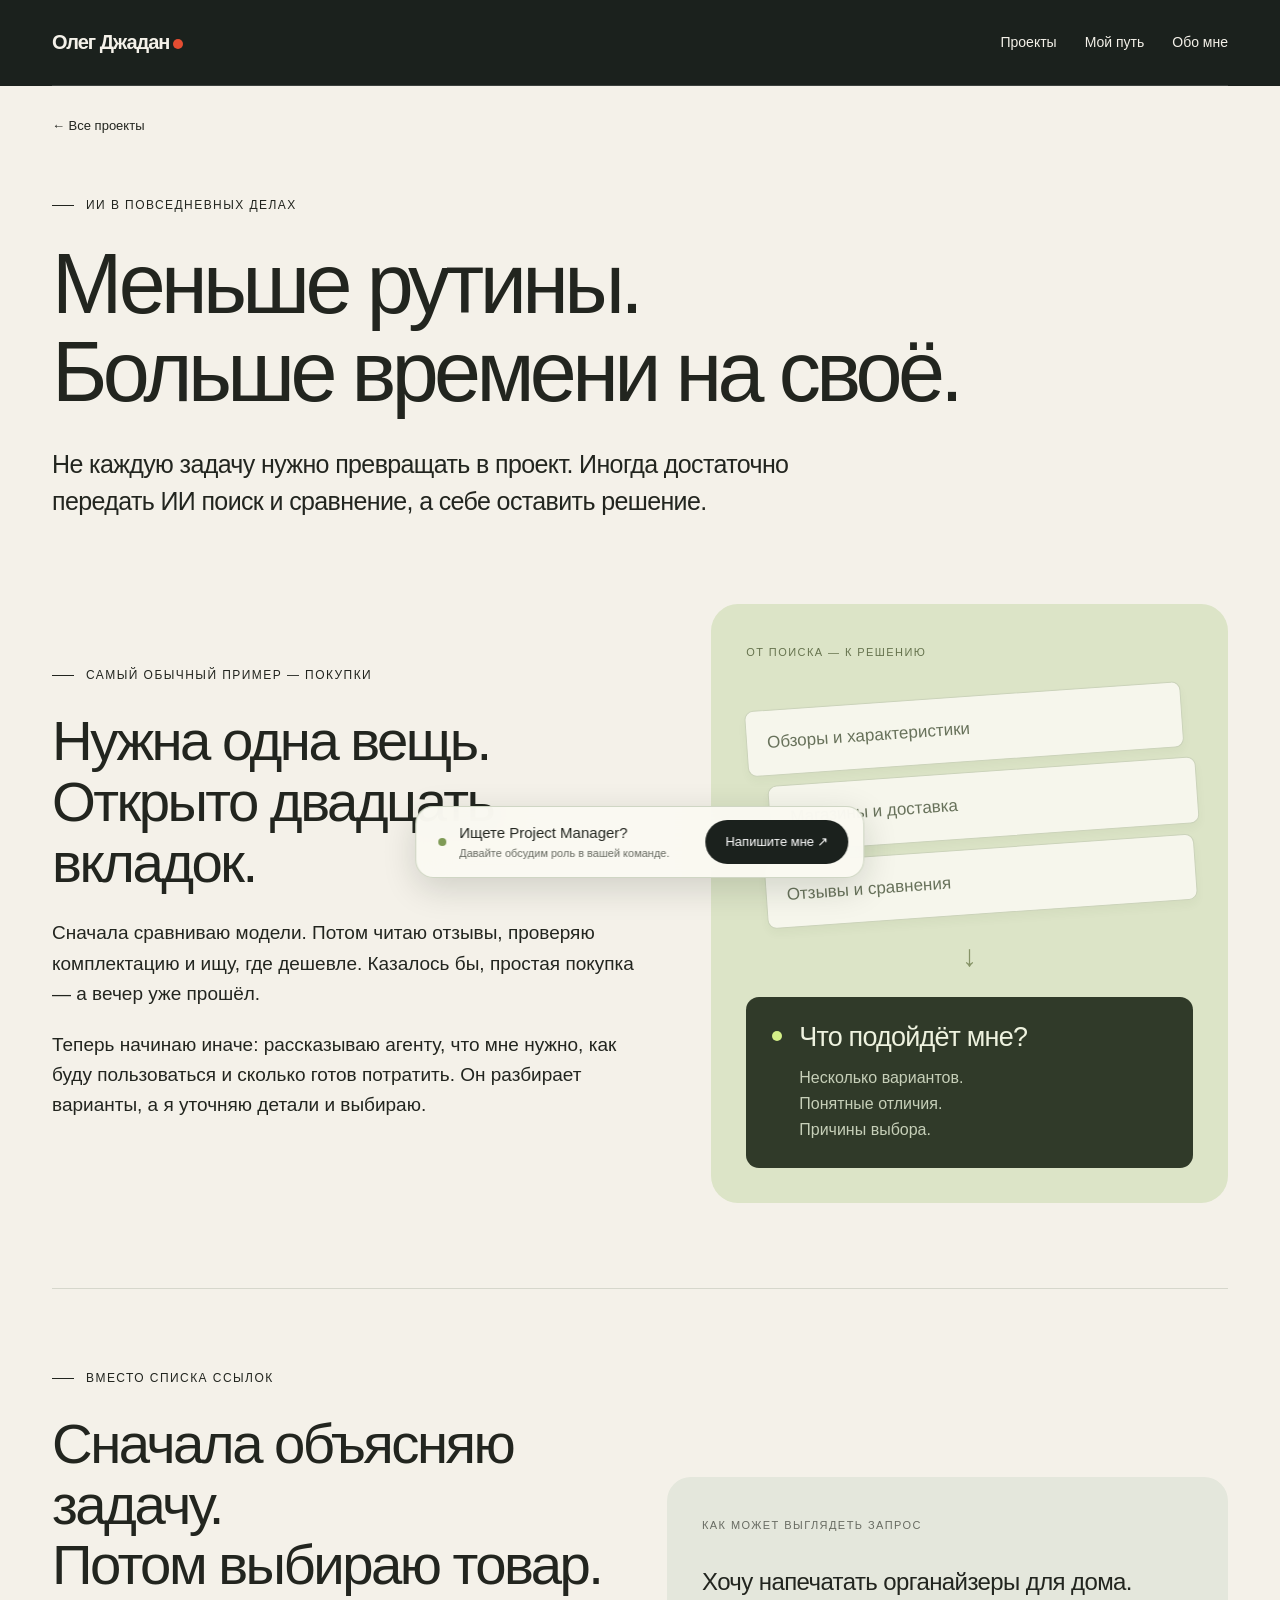
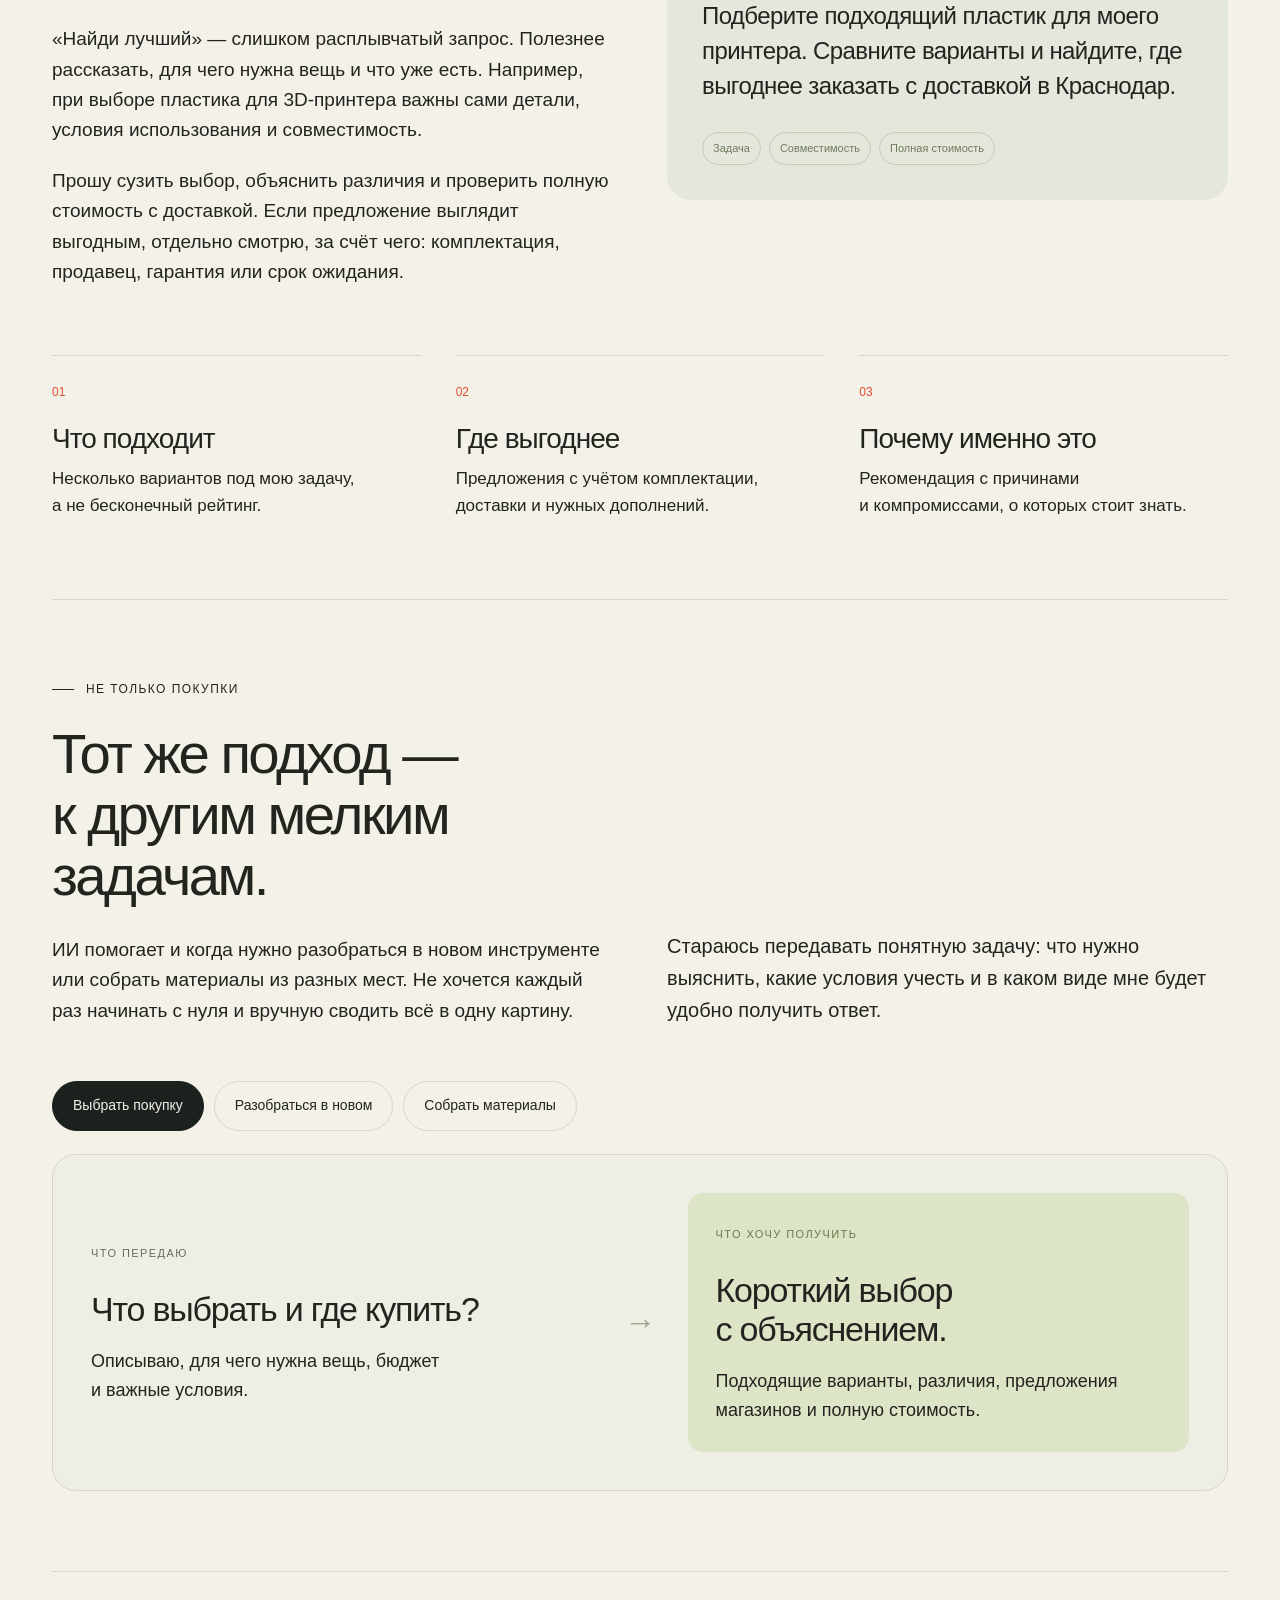
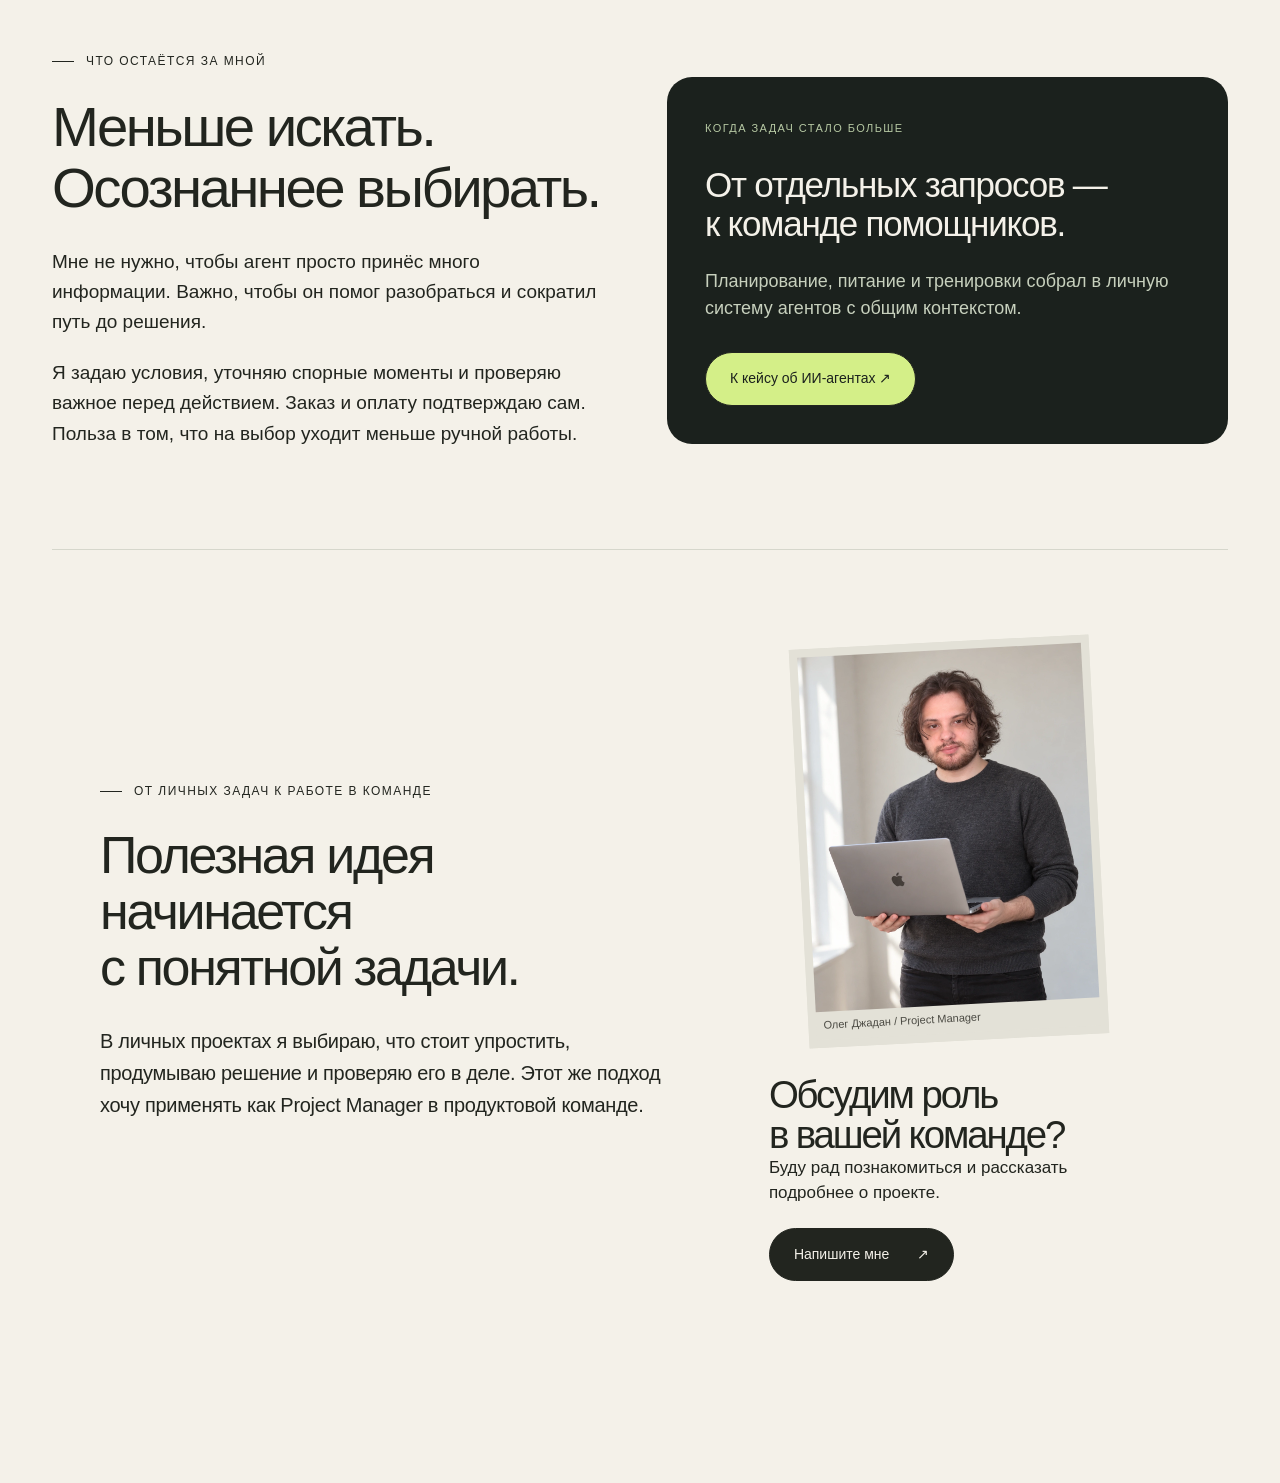
<file: docs/everyday-story.html>
<!doctype html><html lang="ru"><head><meta charset="utf-8"><meta name="viewport" content="width=device-width, initial-scale=1"><meta name="robots" content="noindex,nofollow,noarchive,noimageindex"><meta name="description" content="Олег Джадан: управление проектами, личная система ИИ-агентов и сайты, созданные с помощью ИИ."><title>ИИ в повседневных делах — Олег Джадан</title><link rel="stylesheet" href="style.css?v=24"><link rel="stylesheet" href="case-sheet.css?v=17"><link rel="icon" href="/favicon.svg" type="image/svg+xml"><link rel="canonical" href="https://dzhadan-oleg.github.io/everyday-story.html"><meta property="og:type" content="website"><meta property="og:locale" content="ru_RU"><meta property="og:title" content="ИИ в повседневных делах — Олег Джадан"><meta property="og:description" content="Управление проектами, опыт работы и личные проекты с ИИ."><meta property="og:url" content="https://dzhadan-oleg.github.io/everyday-story.html"><meta property="og:image" content="https://dzhadan-oleg.github.io/assets/share-portrait.jpg"><meta property="og:image:width" content="1122"><meta property="og:image:height" content="1402"><meta property="og:image:alt" content="Олег Джадан"><meta name="twitter:card" content="summary_large_image"></head><body id="top" class="case-page"><div class="progress" aria-hidden="true"></div><header class="story-nav"><div class="wrap"><nav class="nav" aria-label="Главная навигация"><a class="brand" href="index.html">Олег Джадан<span></span></a><div class="navlinks"><a href="index.html#projects">Проекты</a><a href="index.html#experience">Мой путь</a><a href="index.html#about">Обо мне</a></div></nav></div></header><main><div class="wrap everyday-case"><div class="breadcrumb"><a href="index.html#projects">← Все проекты</a></div><header class="case-head"><div class="eyebrow">ИИ в повседневных делах</div><h1>Меньше рутины.<br>Больше времени на своё.</h1><p class="lead">Не каждую задачу нужно превращать в проект. Иногда достаточно передать ИИ поиск и сравнение, а себе оставить решение.</p></header>
<section class="everyday-opening"><div class="everyday-opening-copy"><div class="eyebrow">Самый обычный пример — покупки</div><h2>Нужна одна вещь.<br>Открыто двадцать вкладок.</h2><p>Сначала сравниваю модели. Потом читаю отзывы, проверяю комплектацию и ищу, где дешевле. Казалось бы, простая покупка — а вечер уже прошёл.</p><p>Теперь начинаю иначе: рассказываю агенту, что мне нужно, как буду пользоваться и сколько готов потратить. Он разбирает варианты, а я уточняю детали и выбираю.</p></div><div class="everyday-visual"><span class="smallcaps">От поиска — к решению</span><div class="search-stack" aria-hidden="true"><span>Обзоры и характеристики</span><span>Магазины и доставка</span><span>Отзывы и сравнения</span></div><div class="search-arrow" aria-hidden="true">↓</div><div class="choice-card"><span class="choice-dot"></span><div><h3>Что подойдёт мне?</h3><p>Несколько вариантов.<br>Понятные отличия.<br>Причины выбора.</p></div></div></div></section>
<section class="section everyday-example"><div class="tech-row"><div class="tech-copy"><div class="eyebrow">Вместо списка ссылок</div><h2>Сначала объясняю задачу.<br>Потом выбираю товар.</h2><p>«Найди лучший» — слишком расплывчатый запрос. Полезнее рассказать, для чего нужна вещь и что уже есть. Например, при выборе пластика для 3D-принтера важны сами детали, условия использования и совместимость.</p><p>Прошу сузить выбор, объяснить различия и проверить полную стоимость с доставкой. Если предложение выглядит выгодным, отдельно смотрю, за счёт чего: комплектация, продавец, гарантия или срок ожидания.</p></div><div class="everyday-request"><span class="smallcaps">Как может выглядеть запрос</span><blockquote>Хочу напечатать органайзеры для дома. Подберите подходящий пластик для моего принтера. Сравните варианты и найдите, где выгоднее заказать с доставкой в Краснодар.</blockquote><div><span>Задача</span><span>Совместимость</span><span>Полная стоимость</span></div></div></div><div class="everyday-decision"><article><span>01</span><h3>Что подходит</h3><p>Несколько вариантов под мою задачу, а не бесконечный рейтинг.</p></article><article><span>02</span><h3>Где выгоднее</h3><p>Предложения с учётом комплектации, доставки и нужных дополнений.</p></article><article><span>03</span><h3>Почему именно это</h3><p>Рекомендация с причинами и компромиссами, о которых стоит знать.</p></article></div></section>
<section class="section everyday-scenarios"><div class="tech-row"><div class="tech-copy"><div class="eyebrow">Не только покупки</div><h2>Тот же подход —<br>к другим мелким задачам.</h2><p>ИИ помогает и когда нужно разобраться в новом инструменте или собрать материалы из разных мест. Не хочется каждый раз начинать с нуля и вручную сводить всё в одну картину.</p></div><p class="tech-side-note">Стараюсь передавать понятную задачу: что нужно выяснить, какие условия учесть и в каком виде мне будет удобно получить ответ.</p></div><div class="everyday-switches" role="group" aria-label="Примеры повседневных задач"><button data-daily="purchase" aria-pressed="true">Выбрать покупку</button><button data-daily="learn" aria-pressed="false">Разобраться в новом</button><button data-daily="collect" aria-pressed="false">Собрать материалы</button></div><div class="daily-example"><div class="daily-ask"><span class="smallcaps">Что передаю</span><h3 data-daily-title>Что выбрать и где купить?</h3><p data-daily-request>Описываю, для чего нужна вещь, бюджет и важные условия.</p></div><span class="daily-arrow" aria-hidden="true">→</span><div class="daily-answer"><span class="smallcaps">Что хочу получить</span><h3 data-daily-result>Короткий выбор с объяснением.</h3><p data-daily-output>Подходящие варианты, различия, предложения магазинов и полную стоимость.</p></div></div></section>
<section class="section tech-row everyday-takeaway"><div class="tech-copy"><div class="eyebrow">Что остаётся за мной</div><h2>Меньше искать.<br>Осознаннее выбирать.</h2><p>Мне не нужно, чтобы агент просто принёс много информации. Важно, чтобы он помог разобраться и сократил путь до решения.</p><p>Я задаю условия, уточняю спорные моменты и проверяю важное перед действием. Заказ и оплату подтверждаю сам. Польза в том, что на выбор уходит меньше ручной работы.</p></div><a class="daily-agents-link" href="agents-story.html"><span class="smallcaps">Когда задач стало больше</span><h3>От отдельных запросов —<br>к команде помощников.</h3><p>Планирование, питание и тренировки собрал в личную систему агентов с общим контекстом.</p><span class="button primary">К кейсу об ИИ-агентах ↗</span></a></section><section class="section case-result final-case-result"><div class="case-result-grid"><div class="article"><div class="eyebrow">От личных задач к работе в команде</div><h2>Полезная идея начинается с понятной задачи.</h2><p>В личных проектах я выбираю, что стоит упростить, продумываю решение и проверяю его в деле. Этот же подход хочу применять как Project Manager в продуктовой команде.</p></div><aside class="case-result-contact"><figure class="contact-photo"><img decoding="async" src="assets/oleg-contact-approved.webp" width="1122" height="1402" alt="Олег Джадан" loading="lazy"><figcaption>Олег Джадан / Project Manager</figcaption></figure><div class="case-result-invite"><h3>Обсудим роль в вашей команде?</h3><p>Буду рад познакомиться и рассказать подробнее о проекте.</p><a class="button primary" href="https://t.me/OLMill" target="_blank" rel="noopener">Напишите мне <span>↗</span></a></div></aside></div></section></div><script src="everyday-demo.js?v=1"></script>
</main><aside class="contact-dock" aria-label="Связаться с Олегом"><div><span class="dock-dot" aria-hidden="true"></span><p>Ищете Project Manager?<small>Давайте обсудим роль в вашей команде.</small></p></div><a href="https://t.me/OLMill" target="_blank" rel="noopener">Напишите мне ↗</a></aside><script src="main.js?v=17"></script><script src="case-sheet.js"></script></body></html>
</file>
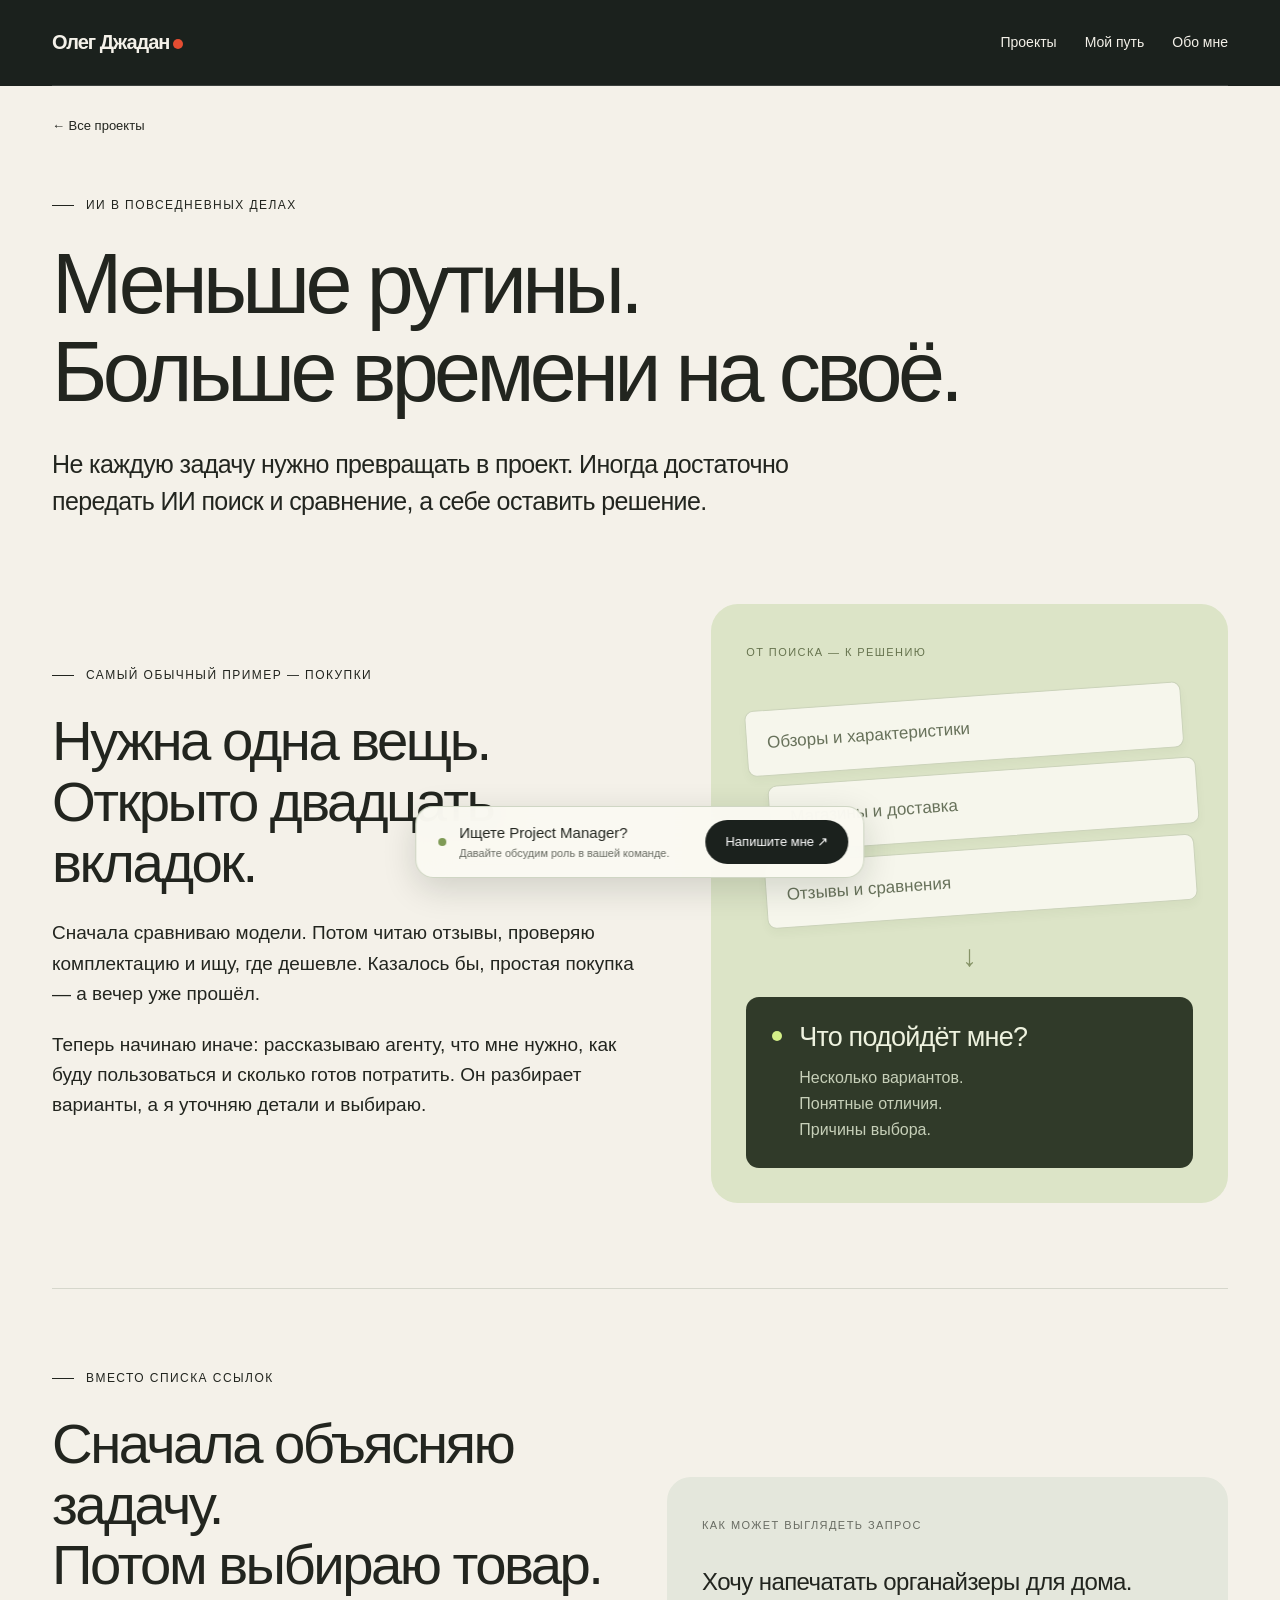
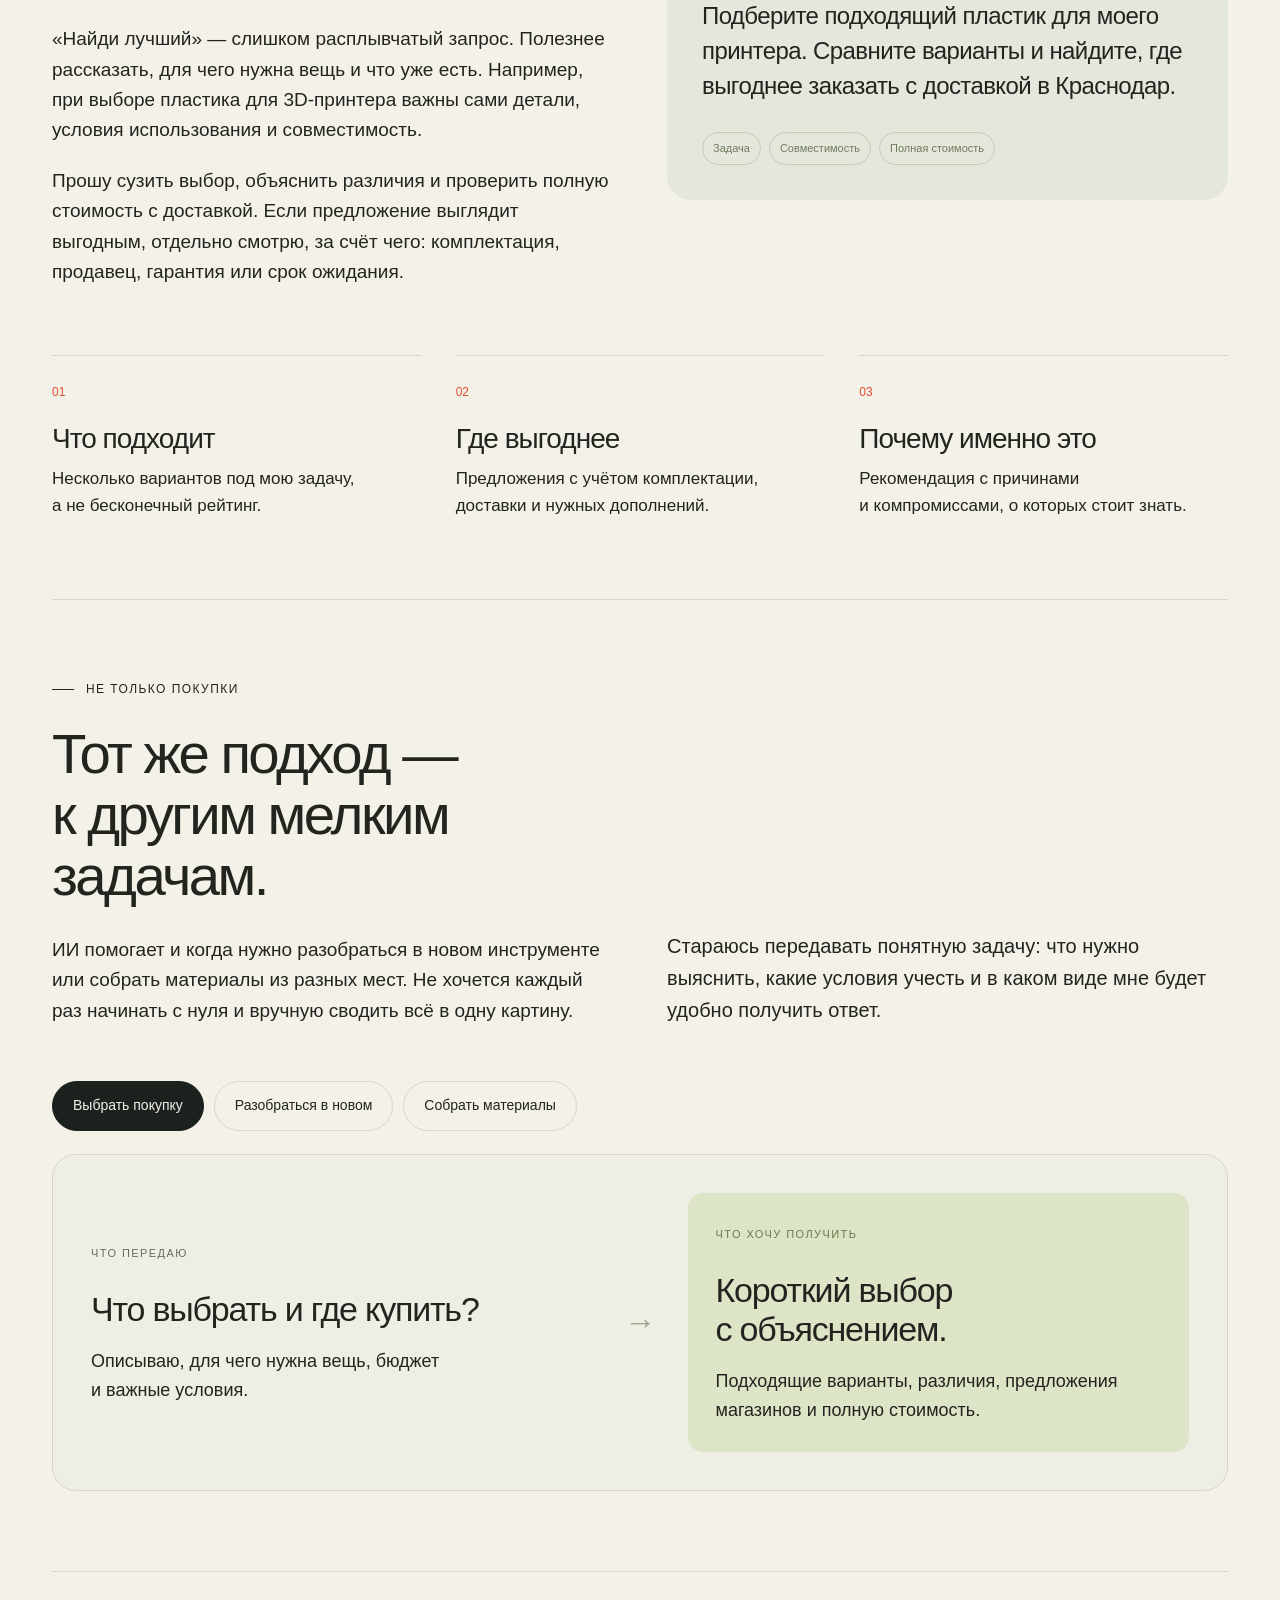
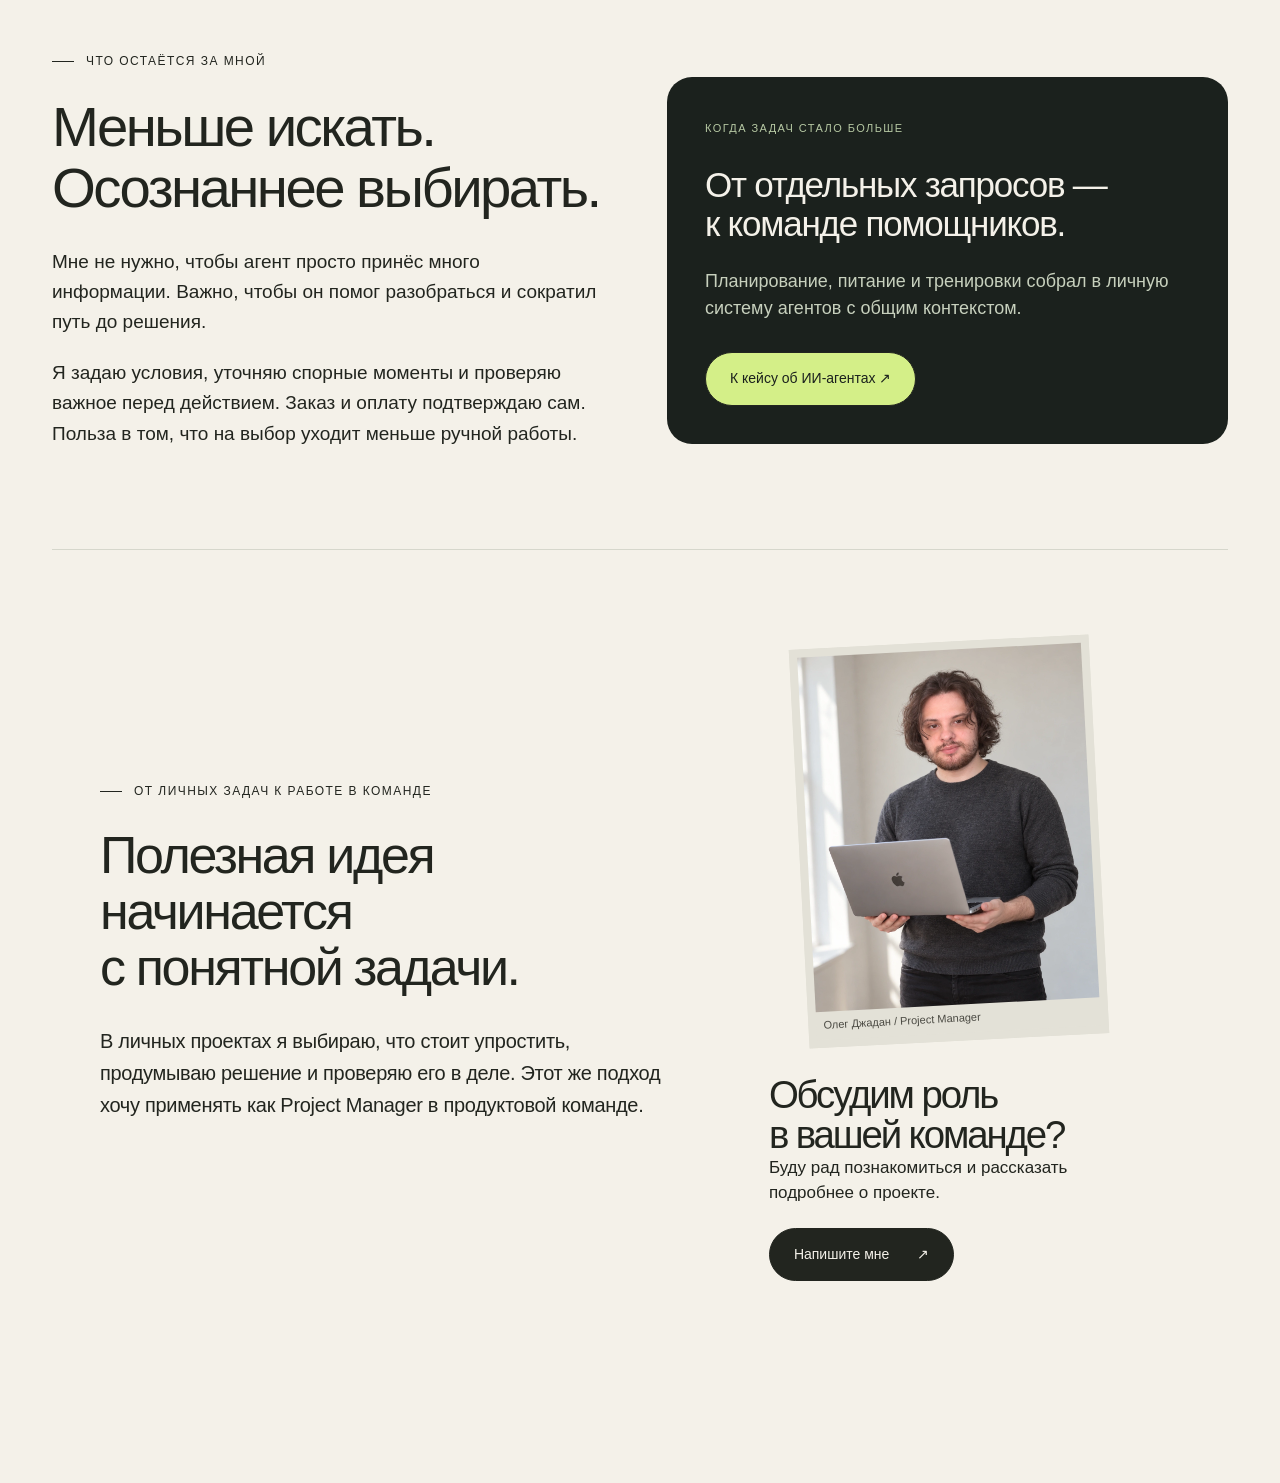
<file: docs/everyday.html>
<!doctype html><html lang="ru"><head><meta charset="utf-8"><meta name="viewport" content="width=device-width, initial-scale=1"><meta name="robots" content="noindex,nofollow,noarchive,noimageindex"><meta name="description" content="Олег Джадан: управление проектами, личная система ИИ-агентов и сайты, созданные с помощью ИИ."><title>ИИ в обычных делах — Олег Джадан</title><link rel="stylesheet" href="style.css?v=24"><link rel="stylesheet" href="case-sheet.css?v=17"><link rel="icon" href="/favicon.svg" type="image/svg+xml"><link rel="canonical" href="https://dzhadan-oleg.github.io/everyday.html"><meta property="og:type" content="website"><meta property="og:locale" content="ru_RU"><meta property="og:title" content="ИИ в обычных делах — Олег Джадан"><meta property="og:description" content="Управление проектами, опыт работы и личные проекты с ИИ."><meta property="og:url" content="https://dzhadan-oleg.github.io/everyday.html"><meta property="og:image" content="https://dzhadan-oleg.github.io/assets/share-portrait.jpg"><meta property="og:image:width" content="1122"><meta property="og:image:height" content="1402"><meta property="og:image:alt" content="Олег Джадан"><meta name="twitter:card" content="summary_large_image"></head><body id="top" class="case-page"><div class="progress" aria-hidden="true"></div><header class="story-nav"><div class="wrap"><nav class="nav" aria-label="Главная навигация"><a class="brand" href="index.html">Олег Джадан<span></span></a><div class="navlinks"><a href="index.html#projects">Проекты</a><a href="index.html#experience">Мой путь</a><a href="index.html#about">Обо мне</a></div></nav></div></header><main><div class="wrap everyday-case"><div class="breadcrumb"><a href="index.html#projects">← Все проекты</a></div><header class="case-head"><div class="eyebrow">ИИ в повседневных делах</div><h1>Меньше рутины.<br>Больше времени на своё.</h1><p class="lead">Не каждую задачу нужно превращать в проект. Иногда достаточно передать ИИ поиск и сравнение, а себе оставить решение.</p></header>
<section class="everyday-opening"><div class="everyday-opening-copy"><div class="eyebrow">Самый обычный пример — покупки</div><h2>Нужна одна вещь.<br>Открыто двадцать вкладок.</h2><p>Сначала сравниваю модели. Потом читаю отзывы, проверяю комплектацию и ищу, где дешевле. Казалось бы, простая покупка — а вечер уже прошёл.</p><p>Теперь начинаю иначе: рассказываю агенту, что мне нужно, как буду пользоваться и сколько готов потратить. Он разбирает варианты, а я уточняю детали и выбираю.</p></div><div class="everyday-visual"><span class="smallcaps">От поиска — к решению</span><div class="search-stack" aria-hidden="true"><span>Обзоры и характеристики</span><span>Магазины и доставка</span><span>Отзывы и сравнения</span></div><div class="search-arrow" aria-hidden="true">↓</div><div class="choice-card"><span class="choice-dot"></span><div><h3>Что подойдёт мне?</h3><p>Несколько вариантов.<br>Понятные отличия.<br>Причины выбора.</p></div></div></div></section>
<section class="section everyday-example"><div class="tech-row"><div class="tech-copy"><div class="eyebrow">Вместо списка ссылок</div><h2>Сначала объясняю задачу.<br>Потом выбираю товар.</h2><p>«Найди лучший» — слишком расплывчатый запрос. Полезнее рассказать, для чего нужна вещь и что уже есть. Например, при выборе пластика для 3D-принтера важны сами детали, условия использования и совместимость.</p><p>Прошу сузить выбор, объяснить различия и проверить полную стоимость с доставкой. Если предложение выглядит выгодным, отдельно смотрю, за счёт чего: комплектация, продавец, гарантия или срок ожидания.</p></div><div class="everyday-request"><span class="smallcaps">Как может выглядеть запрос</span><blockquote>Хочу напечатать органайзеры для дома. Подберите подходящий пластик для моего принтера. Сравните варианты и найдите, где выгоднее заказать с доставкой в Краснодар.</blockquote><div><span>Задача</span><span>Совместимость</span><span>Полная стоимость</span></div></div></div><div class="everyday-decision"><article><span>01</span><h3>Что подходит</h3><p>Несколько вариантов под мою задачу, а не бесконечный рейтинг.</p></article><article><span>02</span><h3>Где выгоднее</h3><p>Предложения с учётом комплектации, доставки и нужных дополнений.</p></article><article><span>03</span><h3>Почему именно это</h3><p>Рекомендация с причинами и компромиссами, о которых стоит знать.</p></article></div></section>
<section class="section everyday-scenarios"><div class="tech-row"><div class="tech-copy"><div class="eyebrow">Не только покупки</div><h2>Тот же подход —<br>к другим мелким задачам.</h2><p>ИИ помогает и когда нужно разобраться в новом инструменте или собрать материалы из разных мест. Не хочется каждый раз начинать с нуля и вручную сводить всё в одну картину.</p></div><p class="tech-side-note">Стараюсь передавать понятную задачу: что нужно выяснить, какие условия учесть и в каком виде мне будет удобно получить ответ.</p></div><div class="everyday-switches" role="group" aria-label="Примеры повседневных задач"><button data-daily="purchase" aria-pressed="true">Выбрать покупку</button><button data-daily="learn" aria-pressed="false">Разобраться в новом</button><button data-daily="collect" aria-pressed="false">Собрать материалы</button></div><div class="daily-example"><div class="daily-ask"><span class="smallcaps">Что передаю</span><h3 data-daily-title>Что выбрать и где купить?</h3><p data-daily-request>Описываю, для чего нужна вещь, бюджет и важные условия.</p></div><span class="daily-arrow" aria-hidden="true">→</span><div class="daily-answer"><span class="smallcaps">Что хочу получить</span><h3 data-daily-result>Короткий выбор с объяснением.</h3><p data-daily-output>Подходящие варианты, различия, предложения магазинов и полную стоимость.</p></div></div></section>
<section class="section tech-row everyday-takeaway"><div class="tech-copy"><div class="eyebrow">Что остаётся за мной</div><h2>Меньше искать.<br>Осознаннее выбирать.</h2><p>Мне не нужно, чтобы агент просто принёс много информации. Важно, чтобы он помог разобраться и сократил путь до решения.</p><p>Я задаю условия, уточняю спорные моменты и проверяю важное перед действием. Заказ и оплату подтверждаю сам. Польза в том, что на выбор уходит меньше ручной работы.</p></div><a class="daily-agents-link" href="agents-story.html"><span class="smallcaps">Когда задач стало больше</span><h3>От отдельных запросов —<br>к команде помощников.</h3><p>Планирование, питание и тренировки собрал в личную систему агентов с общим контекстом.</p><span class="button primary">К кейсу об ИИ-агентах ↗</span></a></section><section class="section case-result final-case-result"><div class="case-result-grid"><div class="article"><div class="eyebrow">От личных задач к работе в команде</div><h2>Полезная идея начинается с понятной задачи.</h2><p>В личных проектах я выбираю, что стоит упростить, продумываю решение и проверяю его в деле. Этот же подход хочу применять как Project Manager в продуктовой команде.</p></div><aside class="case-result-contact"><figure class="contact-photo"><img decoding="async" src="assets/oleg-contact-approved.webp" width="1122" height="1402" alt="Олег Джадан" loading="lazy"><figcaption>Олег Джадан / Project Manager</figcaption></figure><div class="case-result-invite"><h3>Обсудим роль в вашей команде?</h3><p>Буду рад познакомиться и рассказать подробнее о проекте.</p><a class="button primary" href="https://t.me/OLMill" target="_blank" rel="noopener">Напишите мне <span>↗</span></a></div></aside></div></section></div><script src="everyday-demo.js?v=1"></script>
</main><aside class="contact-dock" aria-label="Связаться с Олегом"><div><span class="dock-dot" aria-hidden="true"></span><p>Ищете Project Manager?<small>Давайте обсудим роль в вашей команде.</small></p></div><a href="https://t.me/OLMill" target="_blank" rel="noopener">Напишите мне ↗</a></aside><script src="main.js?v=17"></script><script src="case-sheet.js"></script></body></html>
</file>
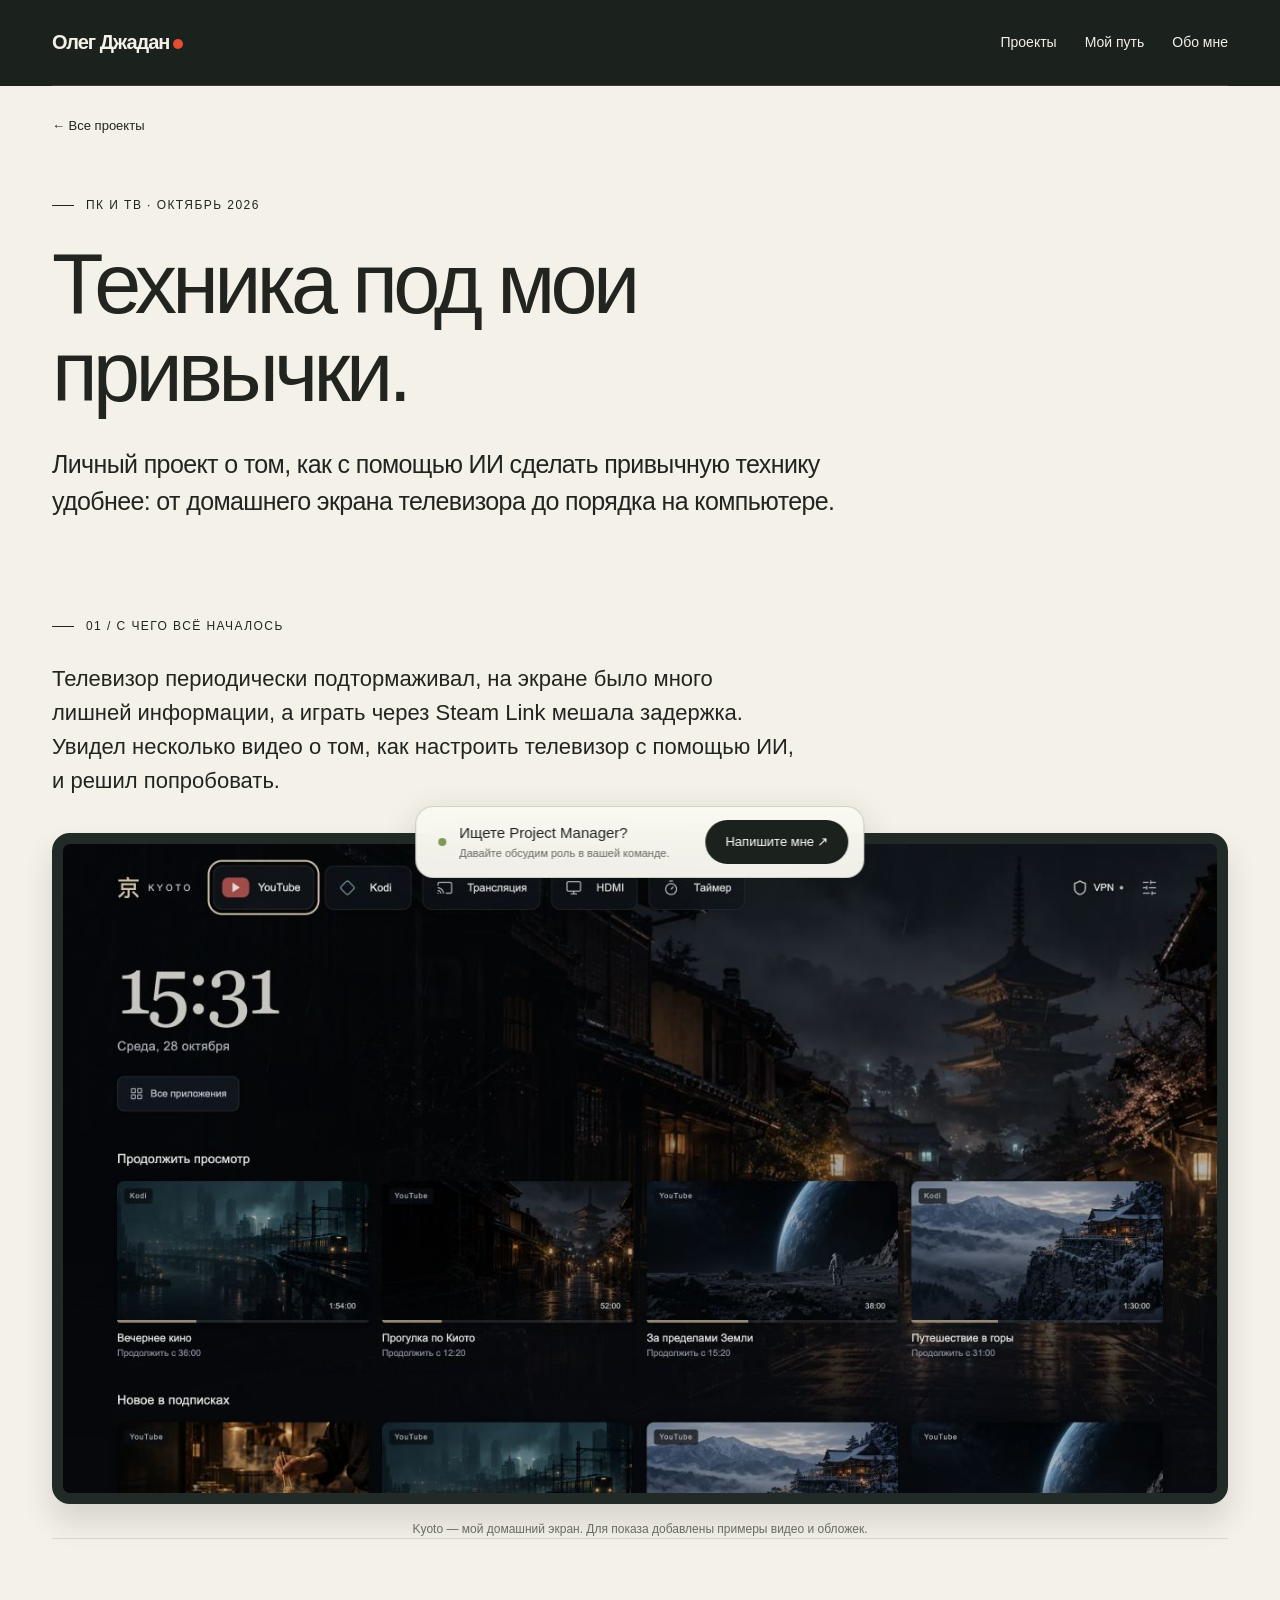
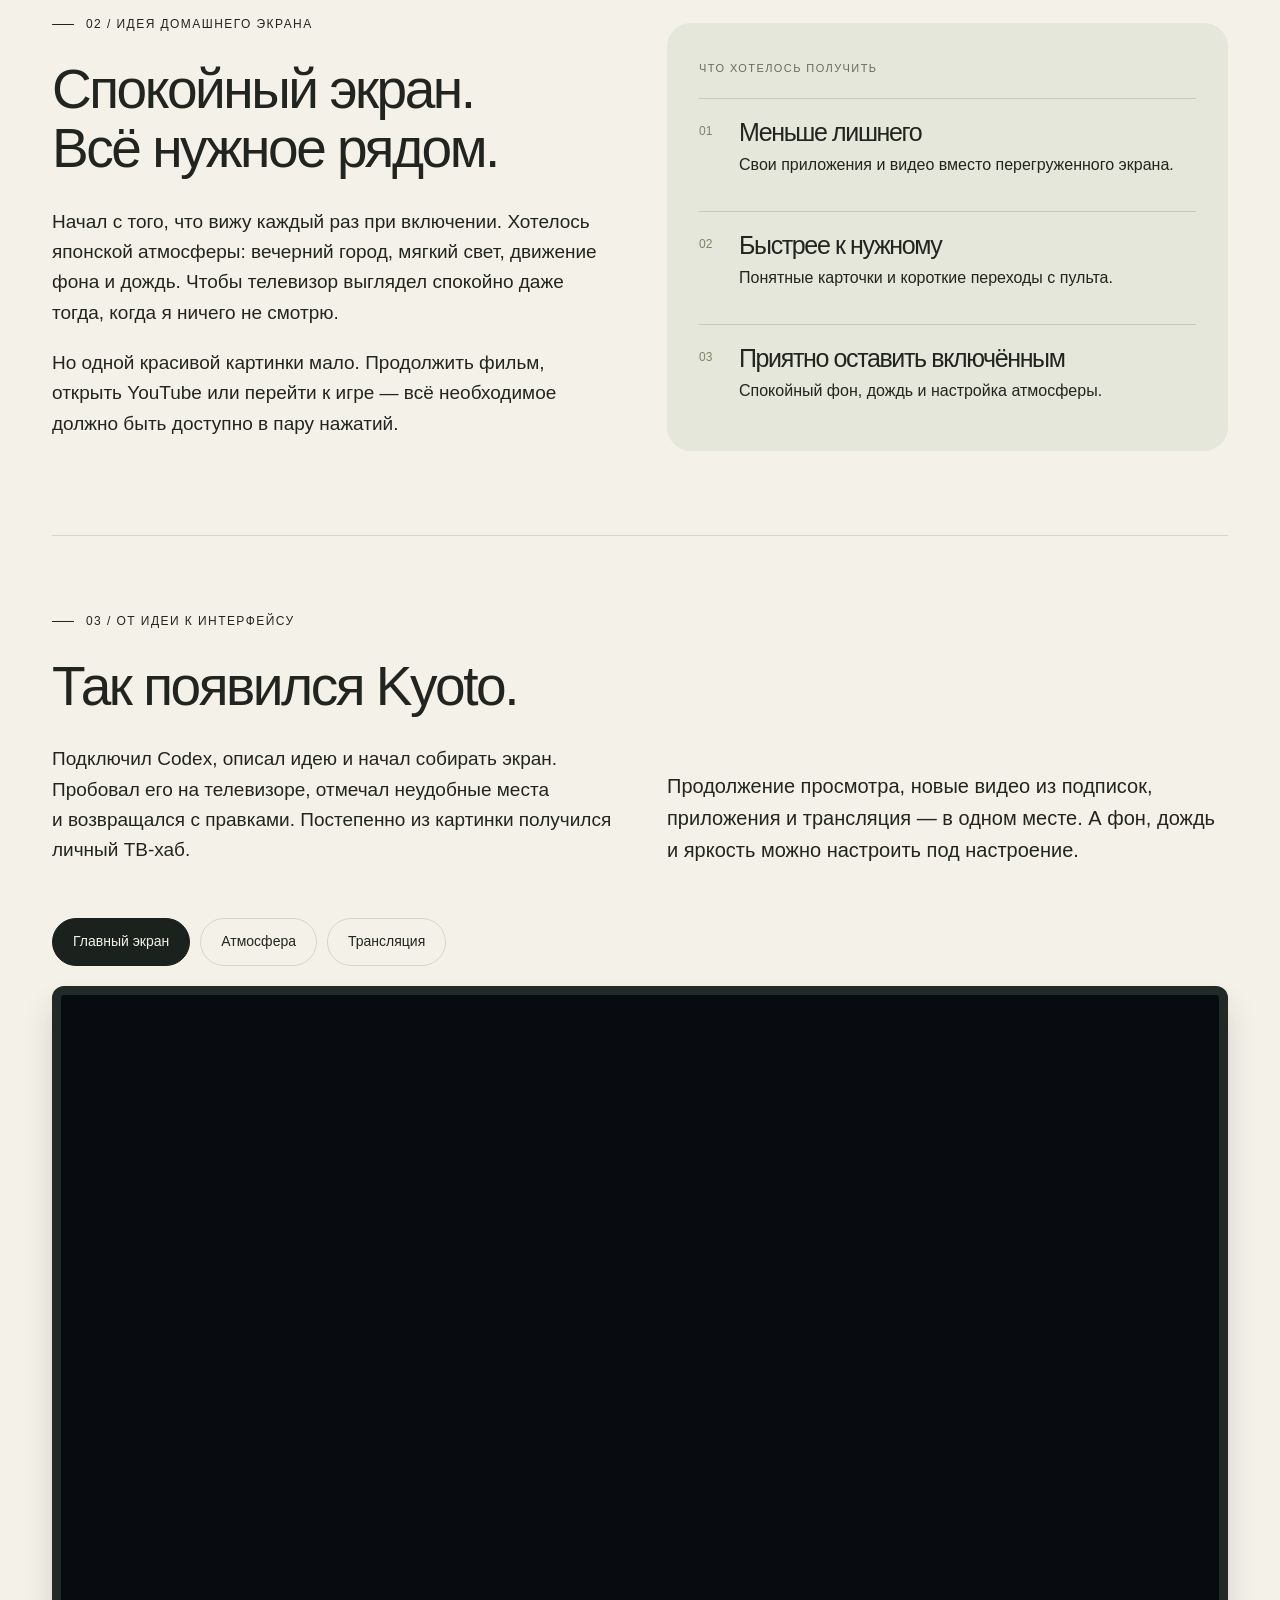
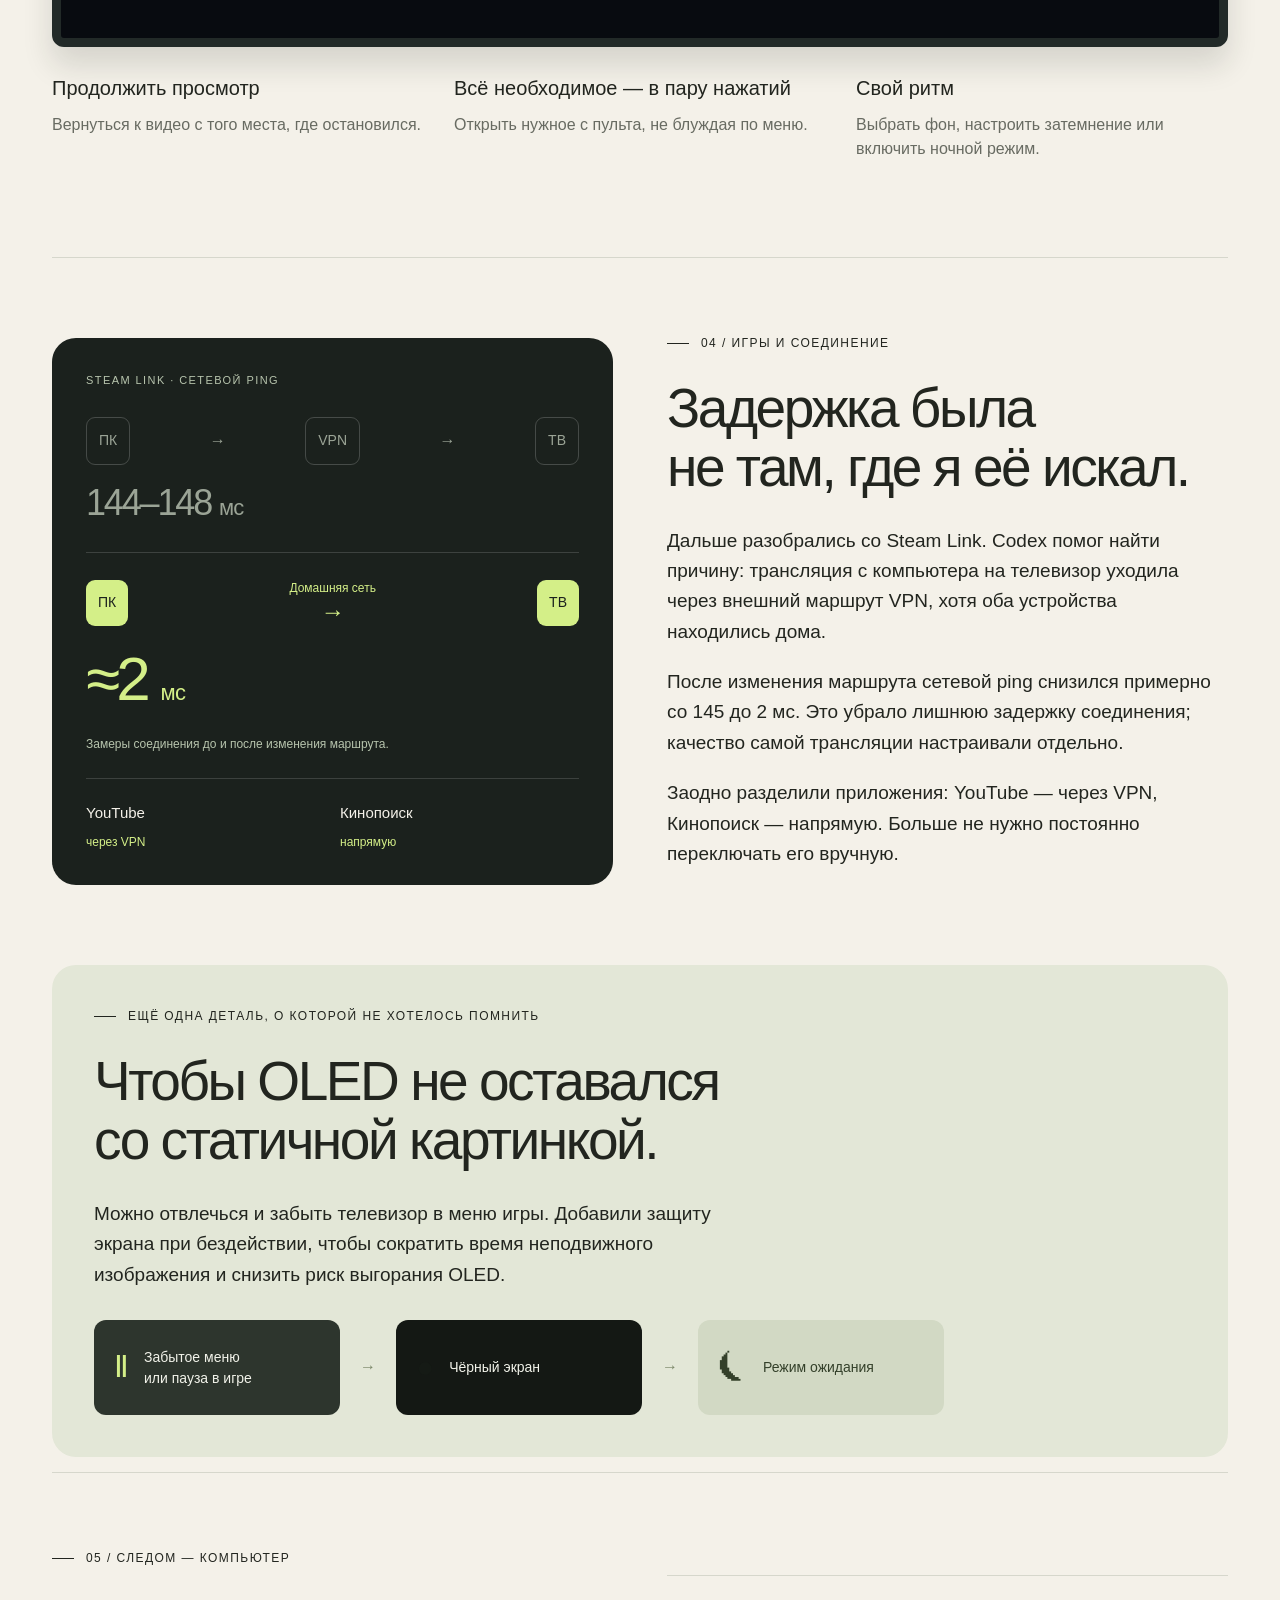
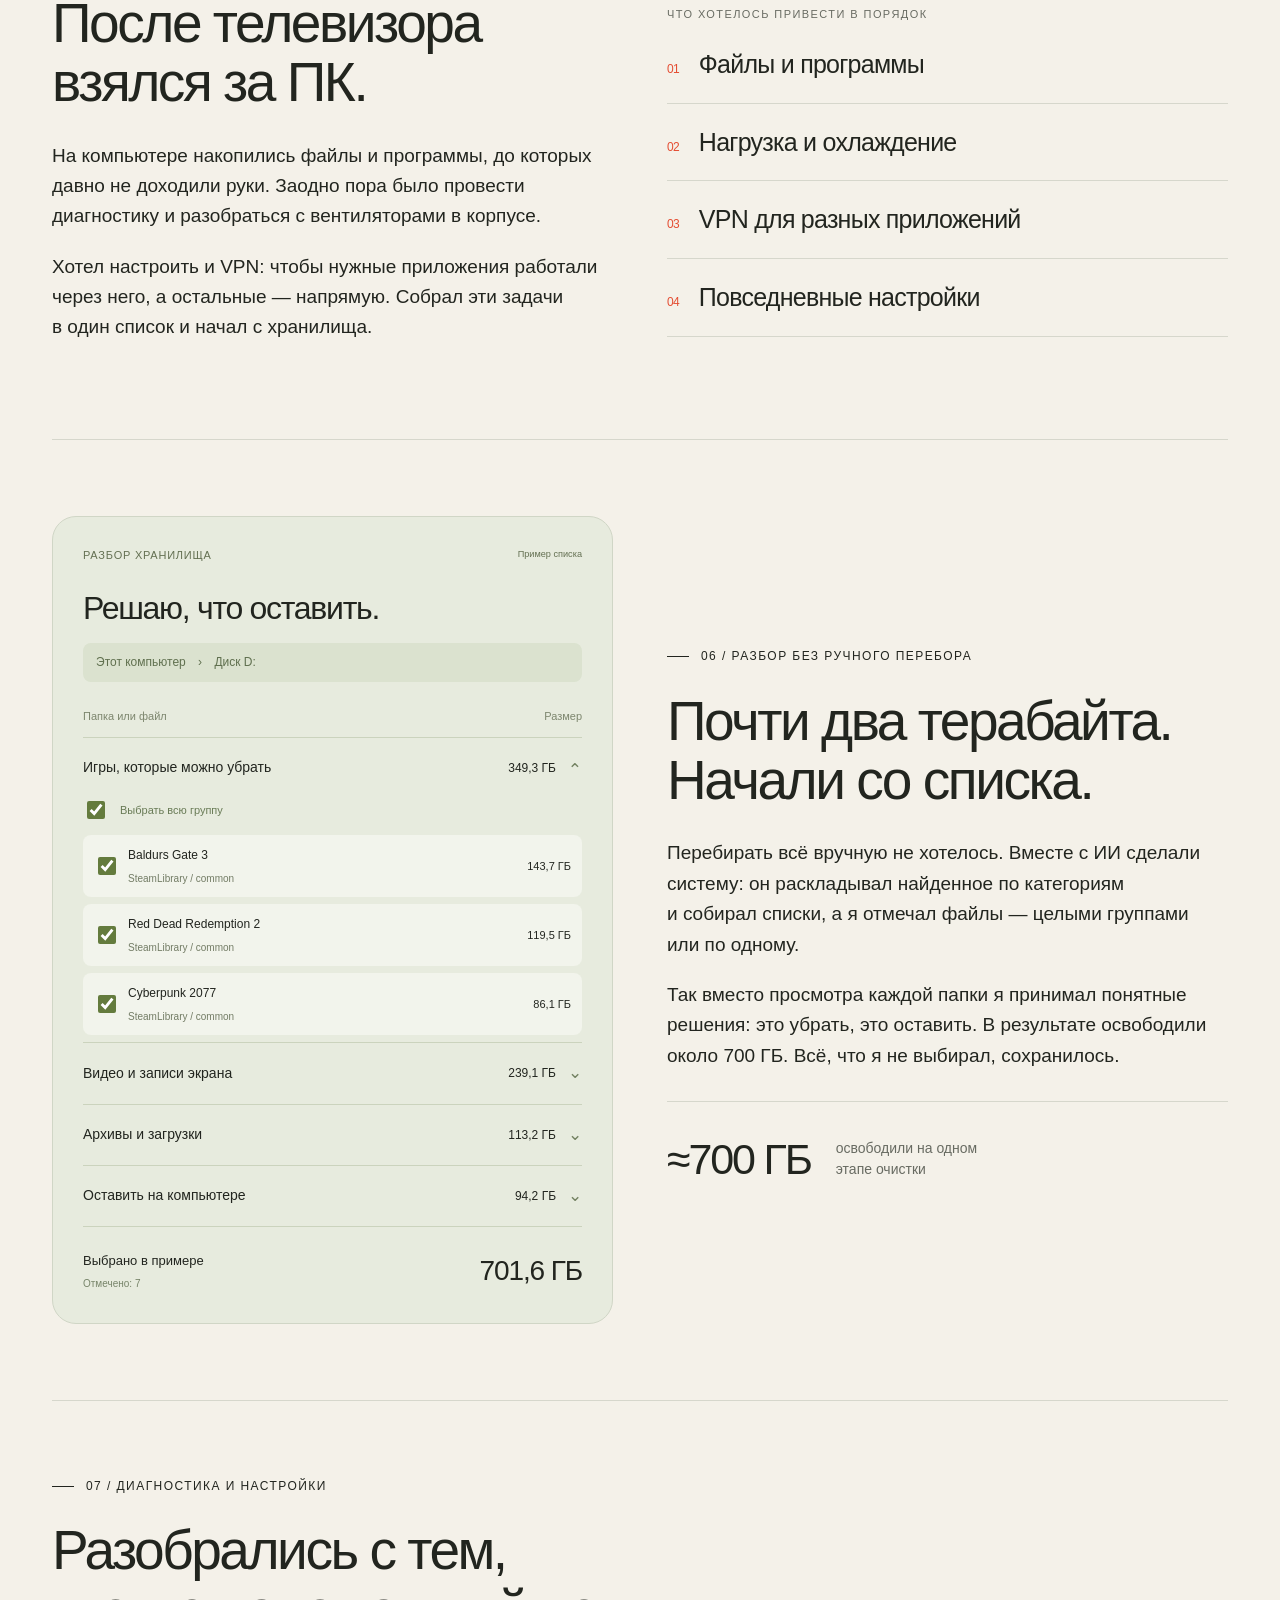
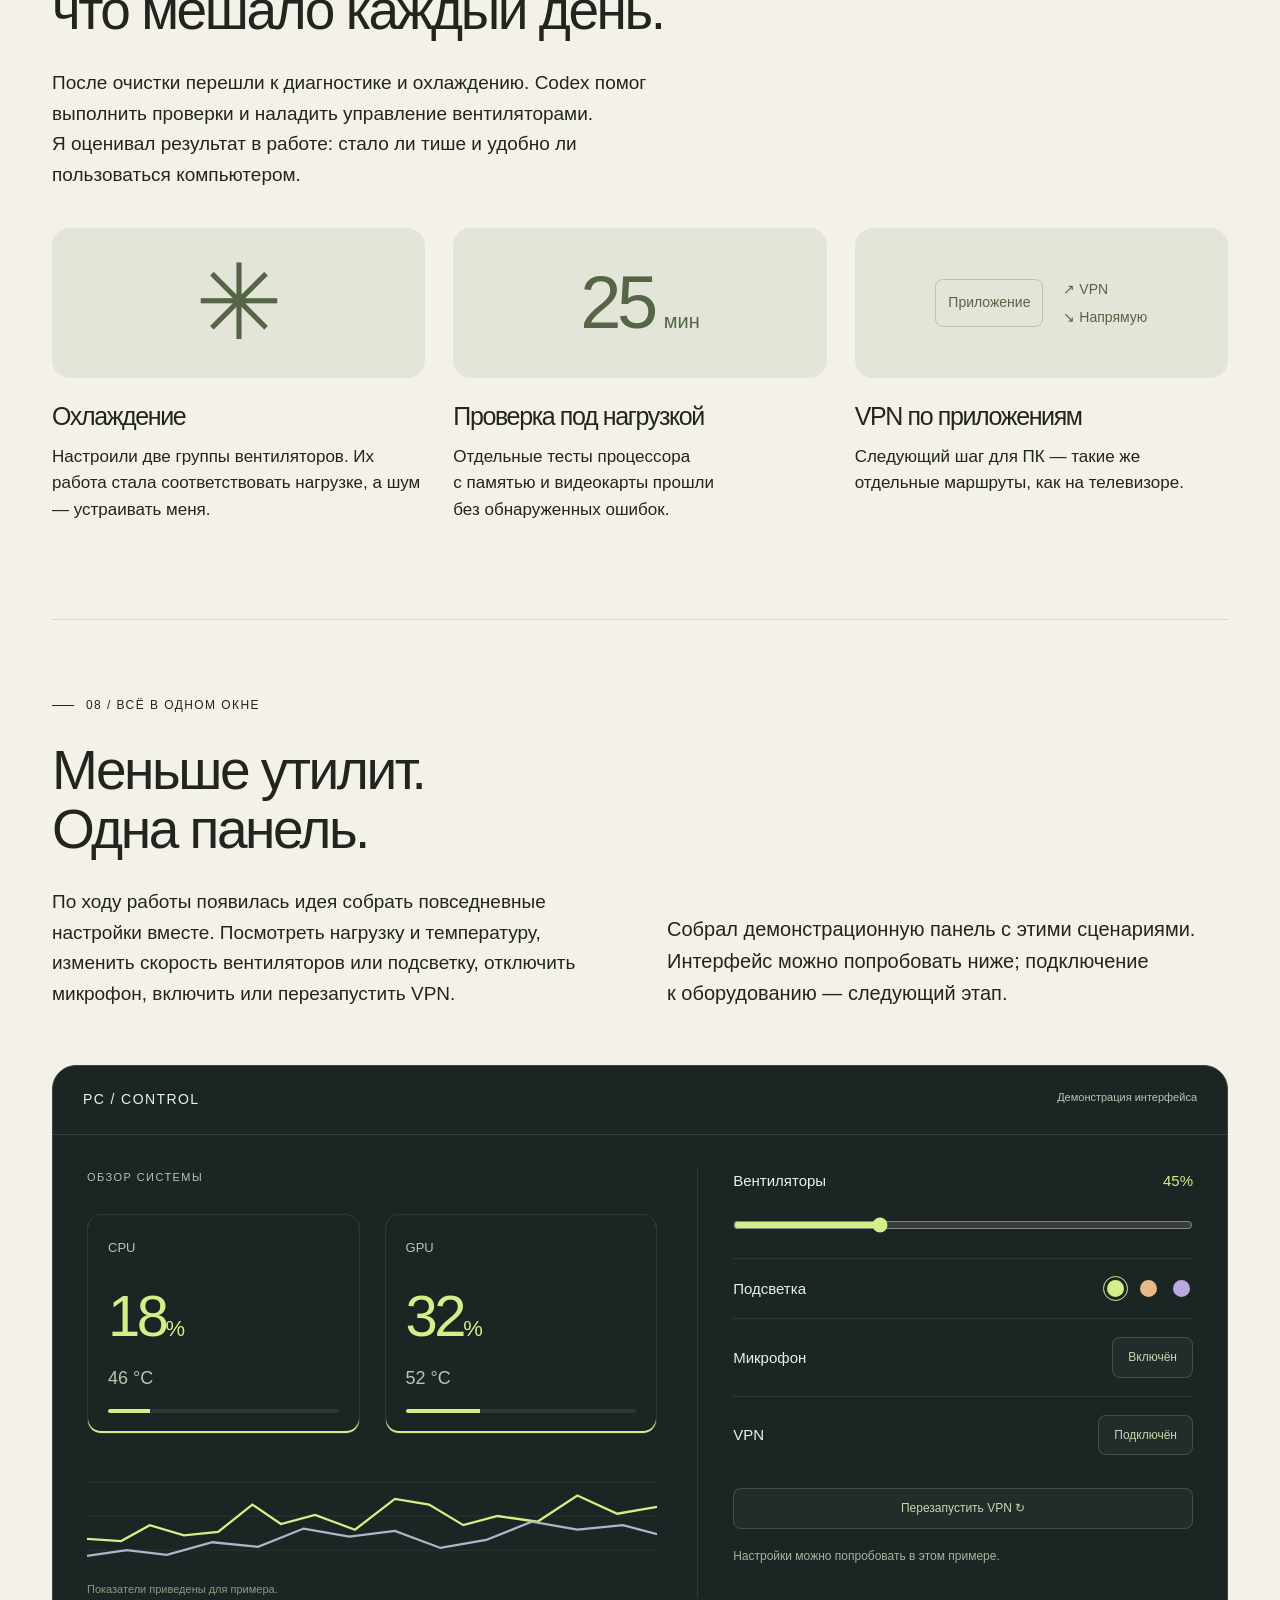
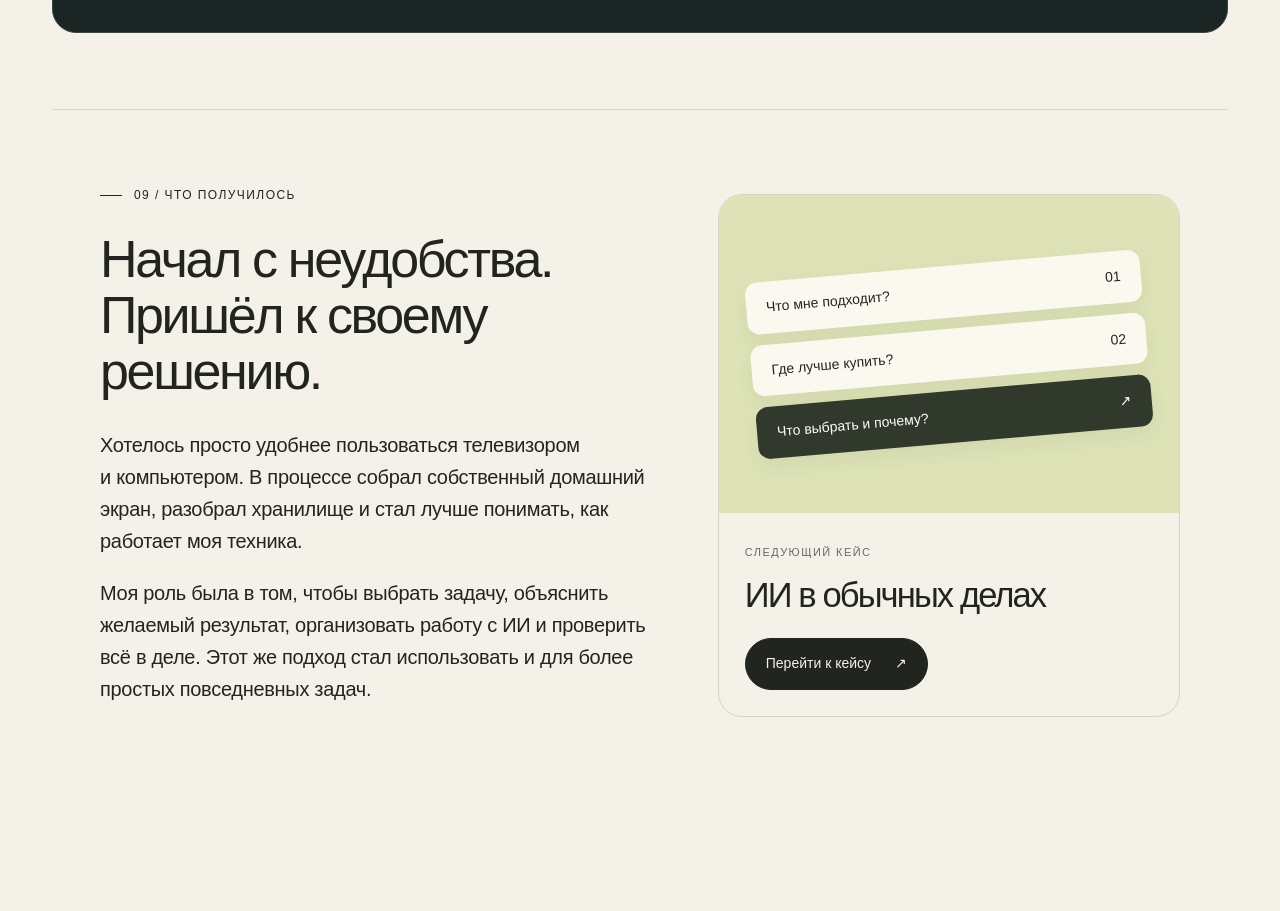
<file: docs/tech.html>
<!doctype html><html lang="ru"><head><meta charset="utf-8"><meta name="viewport" content="width=device-width, initial-scale=1"><meta name="robots" content="noindex,nofollow,noarchive,noimageindex"><meta name="description" content="Олег Джадан: управление проектами, личная система ИИ-агентов и сайты, созданные с помощью ИИ."><title>Техника под мои привычки — Олег Джадан</title><link rel="stylesheet" href="style.css?v=24"><link rel="stylesheet" href="case-sheet.css?v=17"><link rel="icon" href="/favicon.svg" type="image/svg+xml"><link rel="canonical" href="https://dzhadan-oleg.github.io/tech.html"><meta property="og:type" content="website"><meta property="og:locale" content="ru_RU"><meta property="og:title" content="Техника под мои привычки — Олег Джадан"><meta property="og:description" content="Управление проектами, опыт работы и личные проекты с ИИ."><meta property="og:url" content="https://dzhadan-oleg.github.io/tech.html"><meta property="og:image" content="https://dzhadan-oleg.github.io/assets/share-portrait.jpg"><meta property="og:image:width" content="1122"><meta property="og:image:height" content="1402"><meta property="og:image:alt" content="Олег Джадан"><meta name="twitter:card" content="summary_large_image"></head><body id="top" class="case-page"><div class="progress" aria-hidden="true"></div><header class="story-nav"><div class="wrap"><nav class="nav" aria-label="Главная навигация"><a class="brand" href="index.html">Олег Джадан<span></span></a><div class="navlinks"><a href="index.html#projects">Проекты</a><a href="index.html#experience">Мой путь</a><a href="index.html#about">Обо мне</a></div></nav></div></header><main><div class="wrap tech-case tech-story-v3"><div class="breadcrumb"><a href="index.html#projects">← Все проекты</a></div><header class="case-head"><div class="eyebrow">ПК и ТВ · октябрь 2026</div><h1>Техника под мои привычки.</h1><p class="lead">Личный проект о том, как с помощью ИИ сделать привычную технику удобнее: от домашнего экрана телевизора до порядка на компьютере.</p></header>
<section class="tech-start"><div class="eyebrow">01 / С чего всё началось</div><p>Телевизор периодически подтормаживал, на экране было много лишней информации, а играть через Steam Link мешала задержка. Увидел несколько видео о том, как настроить телевизор с помощью ИИ, и решил попробовать.</p></section>
<figure class="tech-opening"><div class="tech-tv-frame"><img decoding="async" src="assets/tech/kyoto-home-prepared.png" width="1280" height="720" alt="Главный экран Kyoto: японский город, приложения и карточки продолжения просмотра"></div><figcaption>Kyoto — мой домашний экран. Для показа добавлены примеры видео и обложек.</figcaption></figure>
<section class="section tech-row" id="kyoto"><div class="tech-copy"><div class="eyebrow">02 / Идея домашнего экрана</div><h2>Спокойный экран.<br>Всё нужное рядом.</h2><p>Начал с того, что вижу каждый раз при включении. Хотелось японской атмосферы: вечерний город, мягкий свет, движение фона и дождь. Чтобы телевизор выглядел спокойно даже тогда, когда я ничего не смотрю.</p><p>Но одной красивой картинки мало. Продолжить фильм, открыть YouTube или перейти к игре — всё необходимое должно быть доступно в пару нажатий.</p></div><div class="tech-intent"><span class="smallcaps">Что хотелось получить</span><div><span>01</span><h3>Меньше лишнего</h3><p>Свои приложения и видео вместо перегруженного экрана.</p></div><div><span>02</span><h3>Быстрее к нужному</h3><p>Понятные карточки и короткие переходы с пульта.</p></div><div><span>03</span><h3>Приятно оставить включённым</h3><p>Спокойный фон, дождь и настройка атмосферы.</p></div></div></section>
<section class="section tech-showcase"><div class="tech-row"><div class="tech-copy"><div class="eyebrow">03 / От идеи к интерфейсу</div><h2>Так появился Kyoto.</h2><p>Подключил Codex, описал идею и начал собирать экран. Пробовал его на телевизоре, отмечал неудобные места и возвращался с правками. Постепенно из картинки получился личный ТВ-хаб.</p></div><p class="tech-side-note">Продолжение просмотра, новые видео из подписок, приложения и трансляция — в одном месте. А фон, дождь и яркость можно настроить под настроение.</p></div>
<div class="kyoto-scenes" role="group" aria-label="Экраны Kyoto"><button data-kyoto-scene="home" aria-pressed="true">Главный экран</button><button data-kyoto-scene="settings" aria-pressed="false">Атмосфера</button><button data-kyoto-scene="cast" aria-pressed="false">Трансляция</button></div>
<div class="kyoto-live tech-tv-frame"><iframe title="Интерфейс Kyoto с примерами карточек" src="assets/tech/kyoto-preview/index.html" sandbox="allow-scripts" loading="lazy" tabindex="-1"></iframe></div>
<div class="tech-feature-notes"><p><b>Продолжить просмотр</b>Вернуться к видео с того места, где остановился.</p><p><b>Всё необходимое — в пару нажатий</b>Открыть нужное с пульта, не блуждая по меню.</p><p><b>Свой ритм</b>Выбрать фон, настроить затемнение или включить ночной режим.</p></div></section>
<section class="section tech-row" id="connection"><div class="tech-route"><div class="smallcaps">Steam Link · сетевой ping</div><div class="route-old"><div>ПК</div><span>→</span><div>VPN</div><span>→</span><div>ТВ</div></div><div class="route-value old">144–148 <small>мс</small></div><div class="route-new"><div>ПК</div><span>Домашняя сеть <b>→</b></span><div>ТВ</div></div><div class="route-value">≈2 <small>мс</small></div><p>Замеры соединения до и после изменения маршрута.</p><div class="tech-vpn-apps"><span>YouTube <b>через VPN</b></span><span>Кинопоиск <b>напрямую</b></span></div></div><div class="tech-copy"><div class="eyebrow">04 / Игры и соединение</div><h2>Задержка была<br>не там, где я её искал.</h2><p>Дальше разобрались со Steam Link. Codex помог найти причину: трансляция с компьютера на телевизор уходила через внешний маршрут VPN, хотя оба устройства находились дома.</p><p>После изменения маршрута сетевой ping снизился примерно со 145 до 2 мс. Это убрало лишнюю задержку соединения; качество самой трансляции настраивали отдельно.</p><p>Заодно разделили приложения: YouTube — через VPN, Кинопоиск — напрямую. Больше не нужно постоянно переключать его вручную.</p></div></section>
<section class="tech-oled"><div class="tech-copy"><div class="eyebrow">Ещё одна деталь, о которой не хотелось помнить</div><h2>Чтобы OLED не оставался<br>со статичной картинкой.</h2><p>Можно отвлечься и забыть телевизор в меню игры. Добавили защиту экрана при бездействии, чтобы сократить время неподвижного изображения и снизить риск выгорания OLED.</p></div><div class="oled-flow" aria-label="Меню или неподвижная игра, затем чёрный экран и режим ожидания"><div class="oled-screen"><span>Ⅱ</span><small>Забытое меню<br>или пауза в игре</small></div><span class="oled-arrow">→</span><div class="oled-screen black"><span>●</span><small>Чёрный экран</small></div><span class="oled-arrow">→</span><div class="oled-screen sleep"><span>⏾</span><small>Режим ожидания</small></div></div></section>
<section class="section tech-row" id="pc"><div class="tech-copy"><div class="eyebrow">05 / Следом — компьютер</div><h2>После телевизора<br>взялся за ПК.</h2><p>На компьютере накопились файлы и программы, до которых давно не доходили руки. Заодно пора было провести диагностику и разобраться с вентиляторами в корпусе.</p><p>Хотел настроить и VPN: чтобы нужные приложения работали через него, а остальные — напрямую. Собрал эти задачи в один список и начал с хранилища.</p></div><div class="tech-pc-list"><span class="smallcaps">Что хотелось привести в порядок</span><p><span>01</span>Файлы и программы</p><p><span>02</span>Нагрузка и охлаждение</p><p><span>03</span>VPN для разных приложений</p><p><span>04</span>Повседневные настройки</p></div></section>
<section class="section tech-row tech-cleanup"><div class="cleanup-demo cleanup-real"><header><span>РАЗБОР ХРАНИЛИЩА</span><small>Пример списка</small></header><h3>Решаю, что оставить.</h3><div class="cleanup-path">Этот компьютер <span>›</span> Диск D:</div><div class="cleanup-columns"><span>Папка или файл</span><span>Размер</span></div><details class="cleanup-group" open><summary><span class="cleanup-group-title">Игры, которые можно убрать</span><b>349,3 ГБ</b><span class="cleanup-chevron">⌄</span></summary><label class="cleanup-select-all"><input type="checkbox" data-clean-group checked><span>Выбрать всю группу</span></label><label class="cleanup-file"><input type="checkbox" data-clean-gb="143.7" checked><span>Baldurs Gate 3<small>SteamLibrary / common</small></span><b>143,7 ГБ</b></label><label class="cleanup-file"><input type="checkbox" data-clean-gb="119.5" checked><span>Red Dead Redemption 2<small>SteamLibrary / common</small></span><b>119,5 ГБ</b></label><label class="cleanup-file"><input type="checkbox" data-clean-gb="86.1" checked><span>Cyberpunk 2077<small>SteamLibrary / common</small></span><b>86,1 ГБ</b></label></details><details class="cleanup-group" ><summary><span class="cleanup-group-title">Видео и записи экрана</span><b>239,1 ГБ</b><span class="cleanup-chevron">⌄</span></summary><label class="cleanup-select-all"><input type="checkbox" data-clean-group checked><span>Выбрать всю группу</span></label><label class="cleanup-file"><input type="checkbox" data-clean-gb="174.8" checked><span>Записи игр · 38 файлов<small>Videos / Captures</small></span><b>174,8 ГБ</b></label><label class="cleanup-file"><input type="checkbox" data-clean-gb="64.3" checked><span>Экспорты видео · 12 файлов<small>Videos / Exports</small></span><b>64,3 ГБ</b></label></details><details class="cleanup-group" ><summary><span class="cleanup-group-title">Архивы и загрузки</span><b>113,2 ГБ</b><span class="cleanup-chevron">⌄</span></summary><label class="cleanup-select-all"><input type="checkbox" data-clean-group checked><span>Выбрать всю группу</span></label><label class="cleanup-file"><input type="checkbox" data-clean-gb="86.6" checked><span>backup-2024.zip<small>Backups / old</small></span><b>86,6 ГБ</b></label><label class="cleanup-file"><input type="checkbox" data-clean-gb="26.6" checked><span>Установщики · 21 файл<small>Downloads / Setup</small></span><b>26,6 ГБ</b></label></details><details class="cleanup-group" ><summary><span class="cleanup-group-title">Оставить на компьютере</span><b>94,2 ГБ</b><span class="cleanup-chevron">⌄</span></summary><label class="cleanup-select-all"><input type="checkbox" data-clean-group ><span>Выбрать всю группу</span></label><label class="cleanup-file"><input type="checkbox" data-clean-gb="94.2" ><span>Текущие проекты<small>Documents / Projects</small></span><b>94,2 ГБ</b></label></details><footer><span>Выбрано в примере<small data-clean-count>7 пунктов</small></span><strong data-clean-total>701,6 ГБ</strong></footer></div><div class="tech-copy"><div class="eyebrow">06 / Разбор без ручного перебора</div><h2>Почти два терабайта.<br>Начали со списка.</h2><p>Перебирать всё вручную не хотелось. Вместе с ИИ сделали систему: он раскладывал найденное по категориям и собирал списки, а я отмечал файлы — целыми группами или по одному.</p><p>Так вместо просмотра каждой папки я принимал понятные решения: это убрать, это оставить. В результате освободили около 700 ГБ. Всё, что я не выбирал, сохранилось.</p><div class="tech-result-inline"><strong>≈700 ГБ</strong><span>освободили на одном этапе очистки</span></div></div></section>
<section class="section tech-maintenance"><div class="tech-copy"><div class="eyebrow">07 / Диагностика и настройки</div><h2>Разобрались с тем,<br>что мешало каждый день.</h2><p>После очистки перешли к диагностике и охлаждению. Codex помог выполнить проверки и наладить управление вентиляторами. Я оценивал результат в работе: стало ли тише и удобно ли пользоваться компьютером.</p></div><div class="tech-maintenance-grid"><article><div class="maintenance-visual fan" aria-hidden="true">✳</div><h3>Охлаждение</h3><p>Настроили две группы вентиляторов. Их работа стала соответствовать нагрузке, а шум — устраивать меня.</p></article><article><div class="maintenance-visual"><strong>25<span>мин</span></strong></div><h3>Проверка под нагрузкой</h3><p>Отдельные тесты процессора с памятью и видеокарты прошли без обнаруженных ошибок.</p></article><article><div class="maintenance-visual vpn" aria-hidden="true"><span>Приложение</span><i>↗ VPN<br>↘ Напрямую</i></div><h3>VPN по приложениям</h3><p>Следующий шаг для ПК — такие же отдельные маршруты, как на телевизоре.</p></article></div></section>
<section class="section tech-control"><div class="tech-row"><div class="tech-copy"><div class="eyebrow">08 / Всё в одном окне</div><h2>Меньше утилит.<br>Одна панель.</h2><p>По ходу работы появилась идея собрать повседневные настройки вместе. Посмотреть нагрузку и температуру, изменить скорость вентиляторов или подсветку, отключить микрофон, включить или перезапустить VPN.</p></div><p class="tech-side-note">Собрал демонстрационную панель с этими сценариями. Интерфейс можно попробовать ниже; подключение к оборудованию — следующий этап.</p></div>
<div class="pc-lab"><header><strong>PC / CONTROL</strong><span>Демонстрация интерфейса</span></header><div class="pc-lab-grid"><section class="pc-lab-monitor"><div class="smallcaps">Обзор системы</div><div class="pc-metrics"><div><span>CPU</span><strong>18<small>%</small></strong><p>46 °C</p><i style="--level:18%"></i></div><div><span>GPU</span><strong>32<small>%</small></strong><p>52 °C</p><i style="--level:32%"></i></div></div><svg class="load-chart" viewBox="0 0 500 100" role="img" aria-label="Пример графика нагрузки"><path d="M0 20H500M0 50H500M0 80H500" stroke="#ffffff10"/><path d="M0 70L30 72L55 58L85 67L115 64L145 40L170 57L200 49L235 62L270 35L300 40L330 58L360 50L395 55L430 32L465 48L500 42" fill="none" stroke="#d4ef88" stroke-width="2"/><path d="M0 85L35 80L70 84L110 73L150 77L190 61L230 68L270 63L310 78L350 71L390 55L430 62L470 58L500 66" fill="none" stroke="#a8b8ca" stroke-width="2"/></svg><p class="pc-example-note">Показатели приведены для примера.</p></section><section class="pc-lab-controls"><label class="fan-control">Вентиляторы <output id="fan-value">45%</output><input type="range" min="20" max="100" value="45" aria-label="Скорость вентиляторов в примере"></label><div class="rgb-control"><span>Подсветка</span><div role="group" aria-label="Цвет подсветки в примере"><button data-rgb="#d4ef88" aria-label="Зелёная" aria-pressed="true" style="--swatch:#d4ef88"></button><button data-rgb="#e5b989" aria-label="Тёплая" aria-pressed="false" style="--swatch:#e5b989"></button><button data-rgb="#b9a9de" aria-label="Лиловая" aria-pressed="false" style="--swatch:#b9a9de"></button></div></div><div class="pc-action"><span>Микрофон</span><button data-toggle="mic" aria-pressed="true">Включён</button></div><div class="pc-action"><span>VPN</span><button data-toggle="vpn" aria-pressed="true">Подключён</button></div><button class="vpn-restart">Перезапустить VPN ↻</button><div class="pc-lab-status" aria-live="polite">Настройки можно попробовать в этом примере.</div></section></div></div></section>
<section class="section case-result" id="result"><div class="case-result-grid"><div class="article"><div class="eyebrow">09 / Что получилось</div><h2>Начал с неудобства.<br>Пришёл к своему решению.</h2><p>Хотелось просто удобнее пользоваться телевизором и компьютером. В процессе собрал собственный домашний экран, разобрал хранилище и стал лучше понимать, как работает моя техника.</p><p>Моя роль была в том, чтобы выбрать задачу, объяснить желаемый результат, организовать работу с ИИ и проверить всё в деле. Этот же подход стал использовать и для более простых повседневных задач.</p></div><a class="case-next-preview project-everyday" href="everyday-story.html" aria-label="Перейти к кейсу: ИИ в обычных делах"><div class="project-art olive"><div class="shopping-art" aria-hidden="true"><div><span>Что мне подходит?</span><span>01</span></div><div><span>Где лучше купить?</span><span>02</span></div><div><span>Что выбрать и почему?</span><span>↗</span></div></div></div><div class="case-next-copy"><span class="smallcaps">Следующий кейс</span><h3>ИИ в обычных делах</h3><span class="button primary">Перейти к кейсу <span aria-hidden="true">↗</span></span></div></a></div></section></div><script src="tech-demo.js?v=4"></script>
</main><aside class="contact-dock" aria-label="Связаться с Олегом"><div><span class="dock-dot" aria-hidden="true"></span><p>Ищете Project Manager?<small>Давайте обсудим роль в вашей команде.</small></p></div><a href="https://t.me/OLMill" target="_blank" rel="noopener">Напишите мне ↗</a></aside><script src="main.js?v=17"></script><script src="case-sheet.js"></script></body></html>
</file>
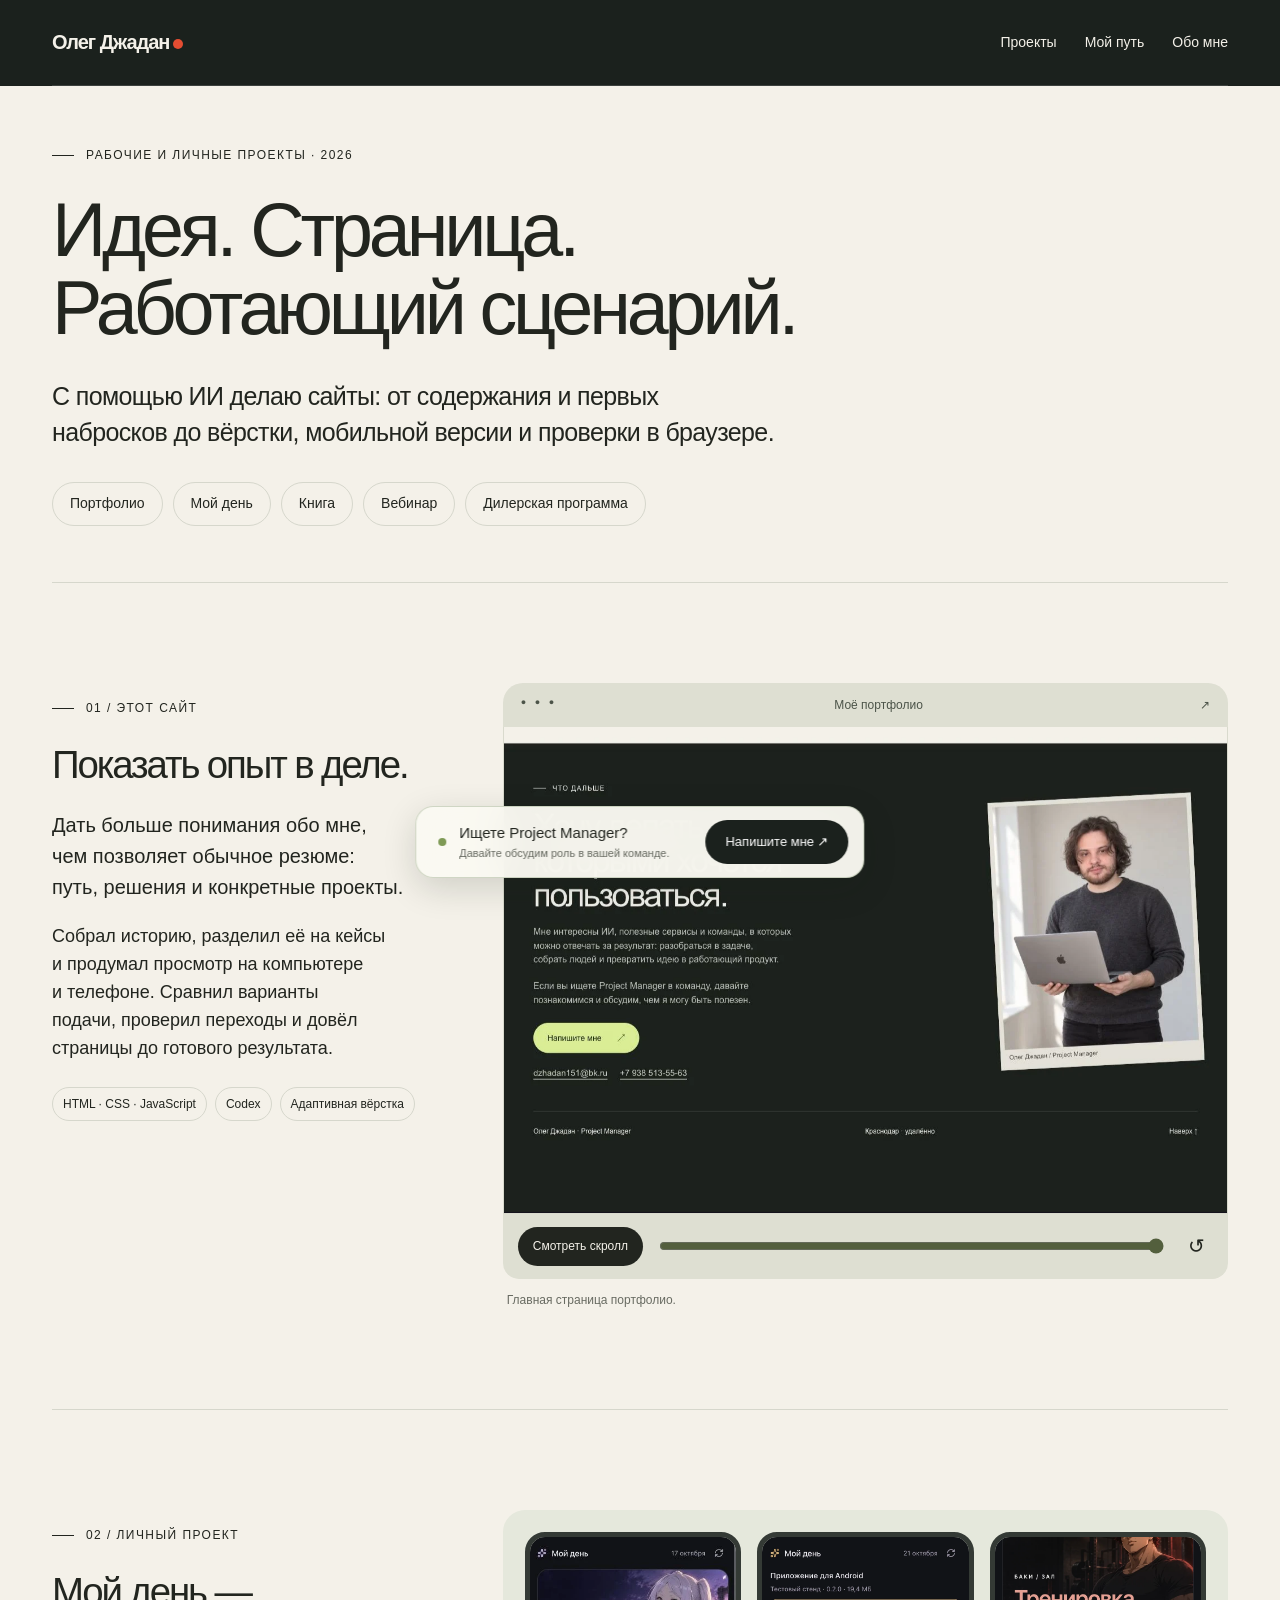
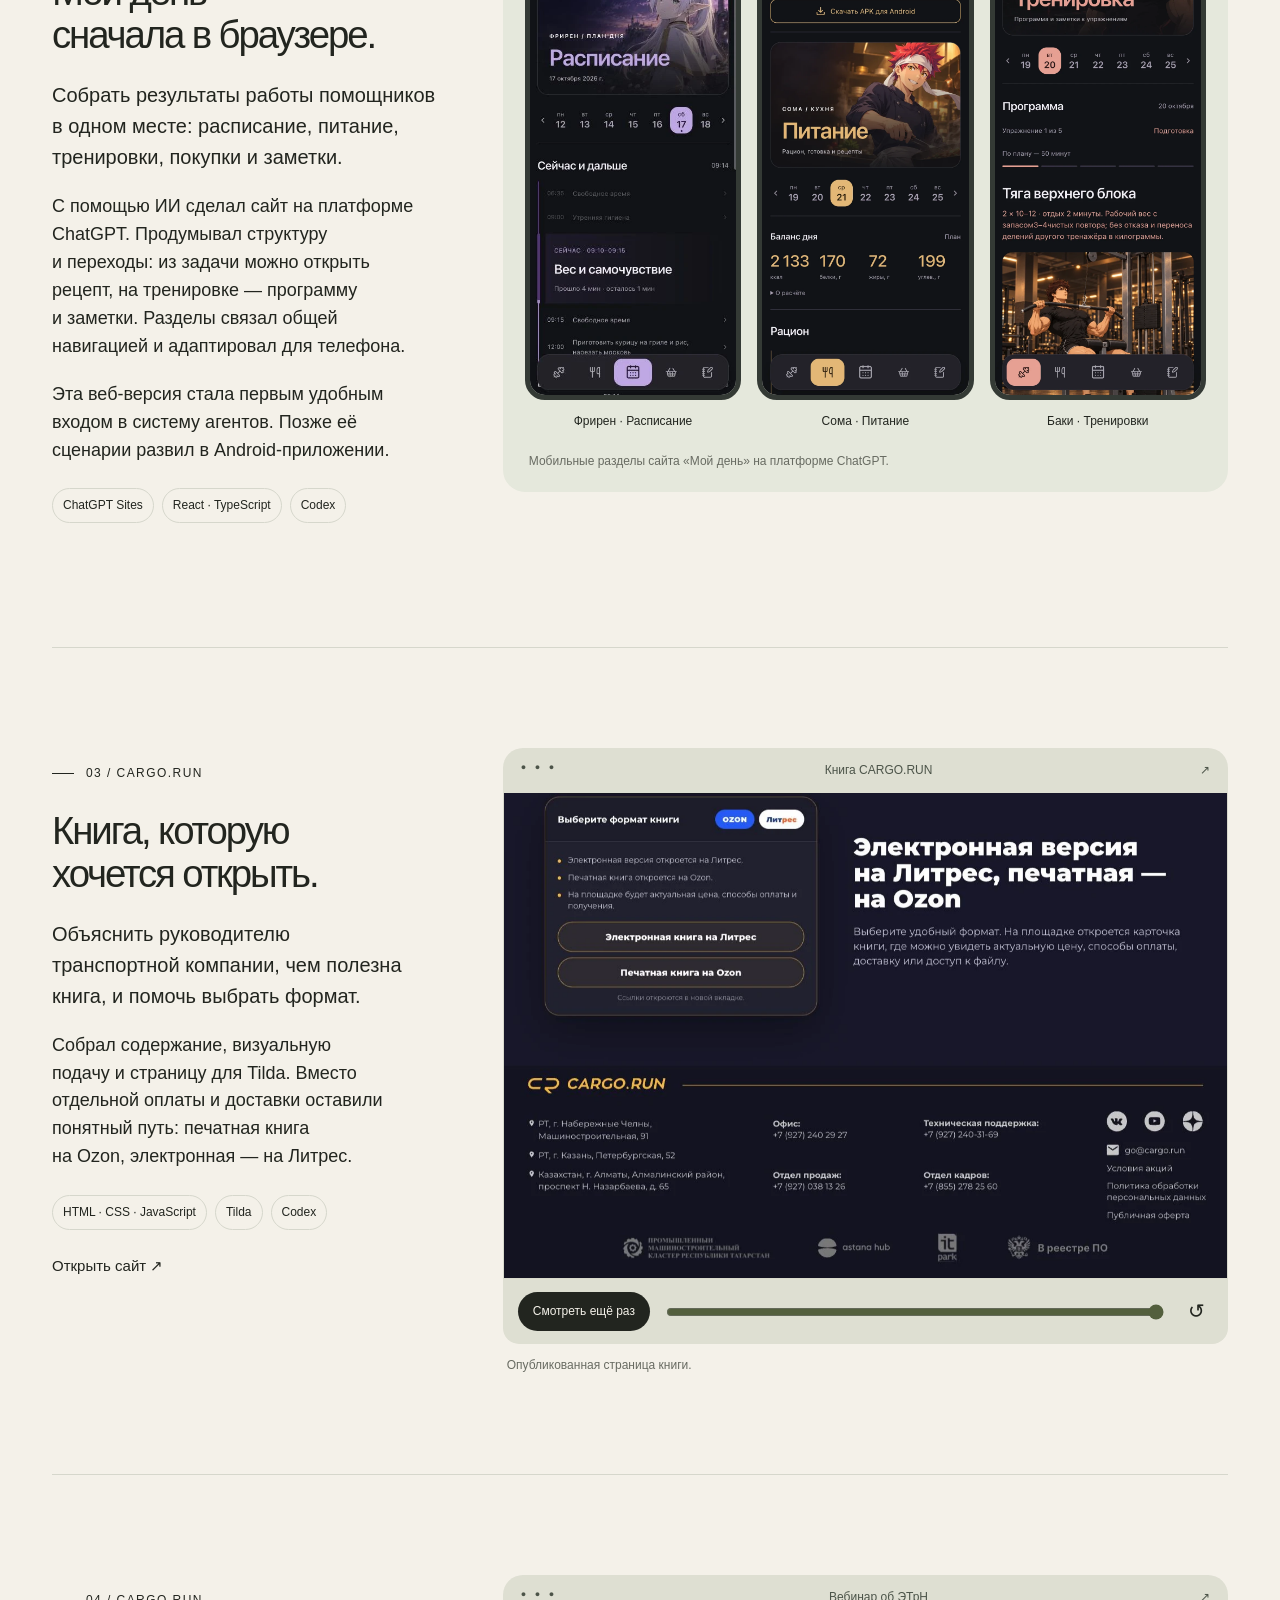
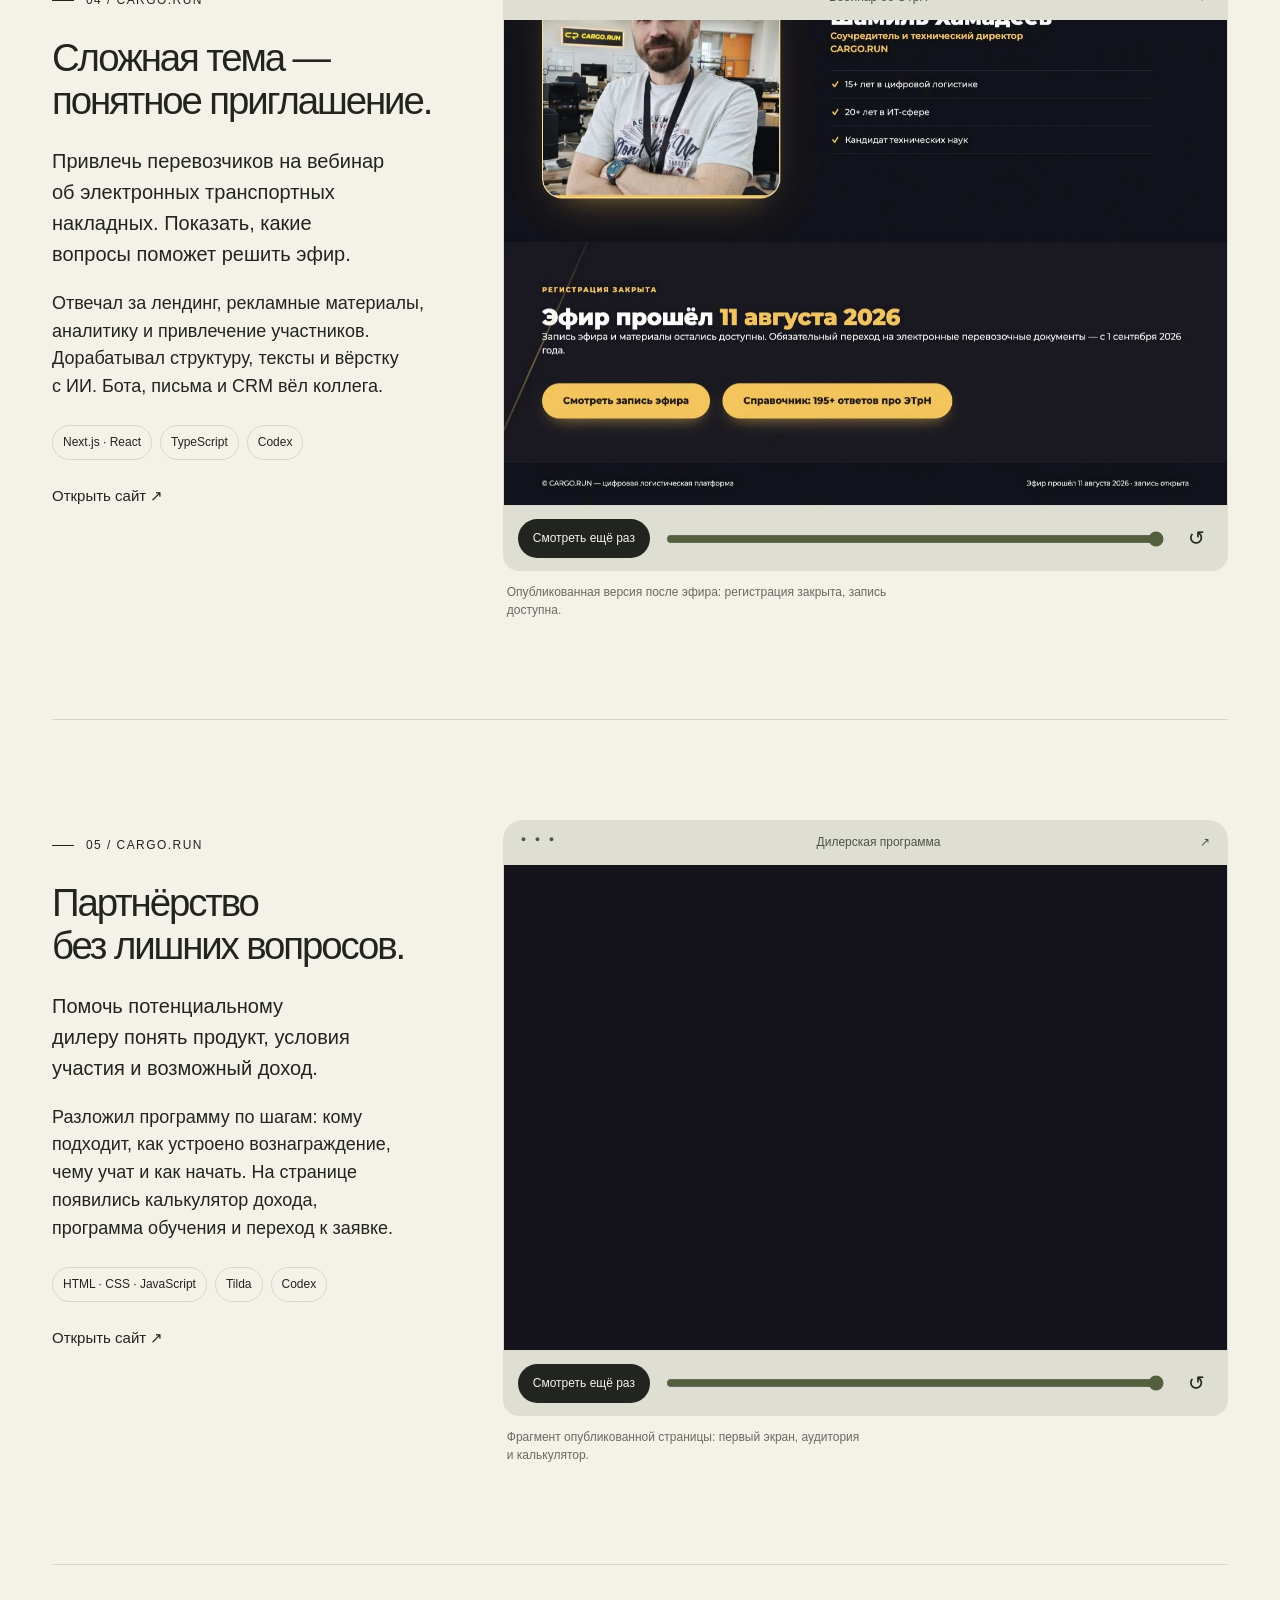
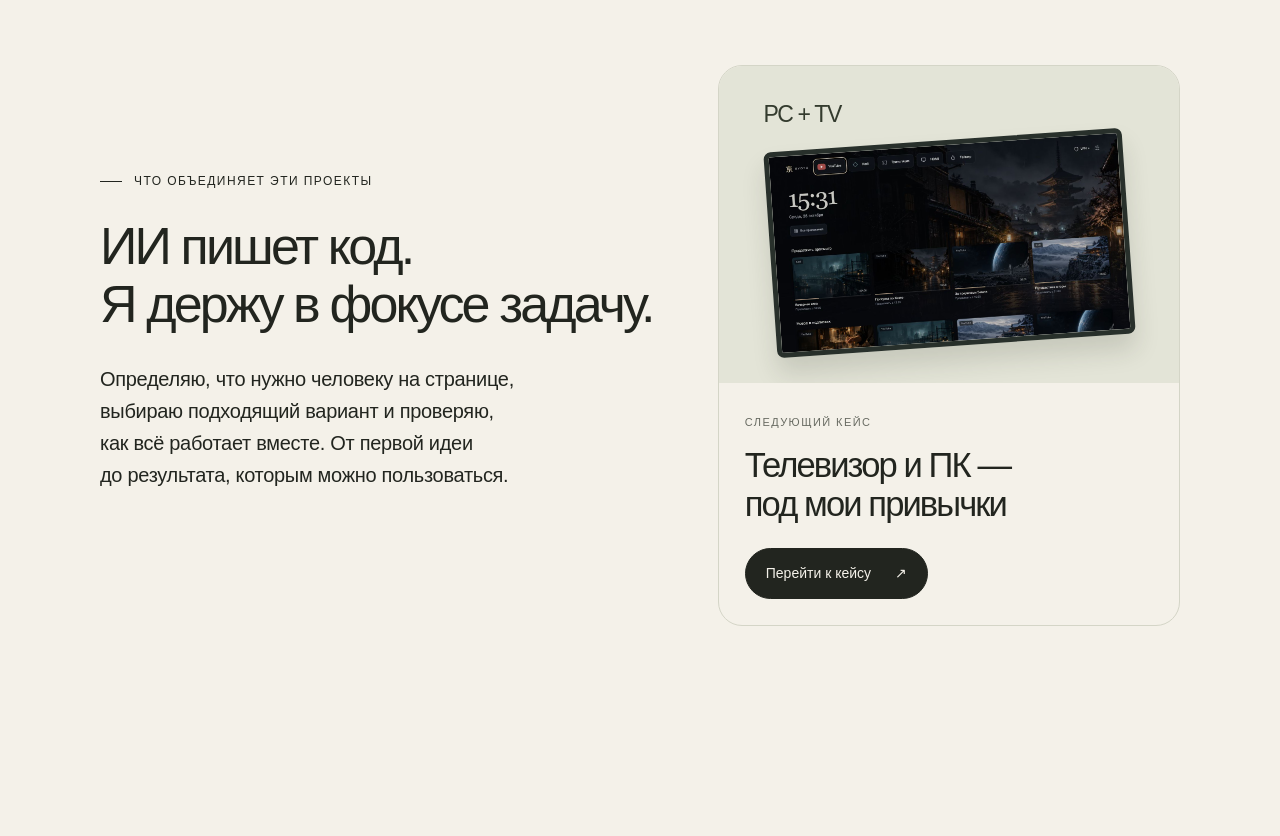
<file: docs/websites-story.html>
<!doctype html><html lang="ru"><head><meta charset="utf-8"><meta name="viewport" content="width=device-width, initial-scale=1"><meta name="robots" content="noindex,nofollow,noarchive,noimageindex"><meta name="description" content="Олег Джадан: управление проектами, личная система ИИ-агентов и сайты, созданные с помощью ИИ."><title>Идея перестала ждать разработчика — Олег Джадан</title><link rel="stylesheet" href="style.css?v=24"><link rel="stylesheet" href="case-sheet.css?v=17"><link rel="icon" href="/favicon.svg" type="image/svg+xml"><link rel="canonical" href="https://dzhadan-oleg.github.io/websites-story.html"><meta property="og:type" content="website"><meta property="og:locale" content="ru_RU"><meta property="og:title" content="Идея перестала ждать разработчика — Олег Джадан"><meta property="og:description" content="Управление проектами, опыт работы и личные проекты с ИИ."><meta property="og:url" content="https://dzhadan-oleg.github.io/websites-story.html"><meta property="og:image" content="https://dzhadan-oleg.github.io/assets/share-portrait.jpg"><meta property="og:image:width" content="1122"><meta property="og:image:height" content="1402"><meta property="og:image:alt" content="Олег Джадан"><meta name="twitter:card" content="summary_large_image"></head><body id="top" class="case-page"><div class="progress" aria-hidden="true"></div><header class="story-nav"><div class="wrap"><nav class="nav" aria-label="Главная навигация"><a class="brand" href="index.html">Олег Джадан<span></span></a><div class="navlinks"><a href="index.html#projects">Проекты</a><a href="index.html#experience">Мой путь</a><a href="index.html#about">Обо мне</a></div></nav></div></header><main><div class="wrap websites-case"><div class="case-head"><div class="eyebrow">Рабочие и личные проекты · 2026</div><h1>Идея. Страница.<br>Работающий сценарий.</h1><p class="lead">С помощью ИИ делаю сайты: от содержания и первых набросков до вёрстки, мобильной версии и проверки в браузере.</p><nav class="web-case-nav" aria-label="Сайты в кейсе"><a href="#portfolio">Портфолио</a><a href="#first-web">Мой день</a><a href="#book">Книга</a><a href="#webinar">Вебинар</a><a href="#dealer">Дилерская программа</a></nav></div><section class="web-project section" id="portfolio"><div class="web-project-copy"><div class="eyebrow">01 / Этот сайт</div><h2>Показать опыт в деле.</h2><p class="web-task">Дать больше понимания обо мне, чем позволяет обычное резюме: путь, решения и конкретные проекты.</p><p>Собрал историю, разделил её на кейсы и продумал просмотр на компьютере и телефоне. Сравнил варианты подачи, проверил переходы и довёл страницы до готового результата.</p><div class="web-tags"><span>HTML · CSS · JavaScript</span><span>Codex</span><span>Адаптивная вёрстка</span></div></div><div class="web-project-visual"><figure class="web-preview" data-scroll-preview><div class="web-browser-bar"><span aria-hidden="true">● ● ●</span><span>Моё портфолио</span><span aria-hidden="true">↗</span></div><div class="web-scroll-window"><img decoding="async" src="assets/websites/portfolio-full.webp" width="1280" height="8751" alt="Моё портфолио: полный вид страницы" loading="lazy"></div><div class="web-preview-controls"><button type="button" data-scroll-toggle>Смотреть скролл</button><input type="range" min="0" max="100" value="0" step="0.1" aria-label="Позиция просмотра: Моё портфолио"><button type="button" data-scroll-reset aria-label="Вернуть начало: Моё портфолио">↺</button></div><figcaption>Главная страница портфолио.</figcaption></figure></div></section><section class="web-project section" id="first-web"><div class="web-project-copy"><div class="eyebrow">02 / Личный проект</div><h2>Мой день — сначала в браузере.</h2><p class="web-task">Собрать результаты работы помощников в одном месте: расписание, питание, тренировки, покупки и заметки.</p><p>С помощью ИИ сделал сайт на платформе ChatGPT. Продумывал структуру и переходы: из задачи можно открыть рецепт, на тренировке — программу и заметки. Разделы связал общей навигацией и адаптировал для телефона.</p><p>Эта веб-версия стала первым удобным входом в систему агентов. Позже её сценарии развил в Android-приложении.</p><div class="web-tags"><span>ChatGPT Sites</span><span>React · TypeScript</span><span>Codex</span></div></div><div class="web-project-visual"><figure class="life-web-showcase web-mobile-showcase"><div class="web-mobile-gallery" tabindex="0" aria-label="Мобильные разделы: Фрирен, Сома и Баки"><figure class="web-mobile-screen"><img decoding="async" src="assets/websites/frieren-web-mobile.webp" width="390" height="844" loading="lazy" alt="Фрирен · Расписание. Мобильная веб-версия"><figcaption>Фрирен · Расписание</figcaption></figure><figure class="web-mobile-screen"><img decoding="async" src="assets/websites/soma-web-mobile.webp" width="390" height="844" loading="lazy" alt="Сома · Питание. Мобильная веб-версия"><figcaption>Сома · Питание</figcaption></figure><figure class="web-mobile-screen"><img decoding="async" src="assets/websites/baki-web-mobile.webp" width="390" height="844" loading="lazy" alt="Баки · Тренировки. Мобильная веб-версия"><figcaption>Баки · Тренировки</figcaption></figure></div><figcaption>Мобильные разделы сайта «Мой день» на платформе ChatGPT.</figcaption></figure></div></section><section class="web-project section" id="book"><div class="web-project-copy"><div class="eyebrow">03 / Cargo.run</div><h2>Книга, которую хочется открыть.</h2><p class="web-task">Объяснить руководителю транспортной компании, чем полезна книга, и помочь выбрать формат.</p><p>Собрал содержание, визуальную подачу и страницу для Tilda. Вместо отдельной оплаты и доставки оставили понятный путь: печатная книга на Ozon, электронная — на Литрес.</p><div class="web-tags"><span>HTML · CSS · JavaScript</span><span>Tilda</span><span>Codex</span></div><a class="textlink" href="https://start.cargorun.ru/book-efficient-logistics-ch" target="_blank" rel="noopener">Открыть сайт ↗</a></div><div class="web-project-visual"><figure class="web-preview" data-scroll-preview><div class="web-browser-bar"><span aria-hidden="true">● ● ●</span><span>Книга CARGO.RUN</span><span aria-hidden="true">↗</span></div><div class="web-scroll-window"><img decoding="async" src="assets/websites/book-full.webp" width="1280" height="7073" alt="Книга CARGO.RUN: полный вид страницы" loading="lazy"></div><div class="web-preview-controls"><button type="button" data-scroll-toggle>Смотреть скролл</button><input type="range" min="0" max="100" value="0" step="0.1" aria-label="Позиция просмотра: Книга CARGO.RUN"><button type="button" data-scroll-reset aria-label="Вернуть начало: Книга CARGO.RUN">↺</button></div><figcaption>Опубликованная страница книги.</figcaption></figure></div></section><section class="web-project section" id="webinar"><div class="web-project-copy"><div class="eyebrow">04 / Cargo.run</div><h2>Сложная тема — понятное приглашение.</h2><p class="web-task">Привлечь перевозчиков на вебинар об электронных транспортных накладных. Показать, какие вопросы поможет решить эфир.</p><p>Отвечал за лендинг, рекламные материалы, аналитику и привлечение участников. Дорабатывал структуру, тексты и вёрстку с ИИ. Бота, письма и CRM вёл коллега.</p><div class="web-tags"><span>Next.js · React</span><span>TypeScript</span><span>Codex</span></div><a class="textlink" href="https://cargorun.ru/blog/webinar/etrn" target="_blank" rel="noopener">Открыть сайт ↗</a></div><div class="web-project-visual"><figure class="web-preview" data-scroll-preview><div class="web-browser-bar"><span aria-hidden="true">● ● ●</span><span>Вебинар об ЭТрН</span><span aria-hidden="true">↗</span></div><div class="web-scroll-window"><img decoding="async" src="assets/websites/webinar-full.webp" width="1274" height="5151" alt="Вебинар об ЭТрН: полный вид страницы" loading="lazy"></div><div class="web-preview-controls"><button type="button" data-scroll-toggle>Смотреть скролл</button><input type="range" min="0" max="100" value="0" step="0.1" aria-label="Позиция просмотра: Вебинар об ЭТрН"><button type="button" data-scroll-reset aria-label="Вернуть начало: Вебинар об ЭТрН">↺</button></div><figcaption>Опубликованная версия после эфира: регистрация закрыта, запись доступна.</figcaption></figure></div></section><section class="web-project section" id="dealer"><div class="web-project-copy"><div class="eyebrow">05 / Cargo.run</div><h2>Партнёрство без лишних вопросов.</h2><p class="web-task">Помочь потенциальному дилеру понять продукт, условия участия и возможный доход.</p><p>Разложил программу по шагам: кому подходит, как устроено вознаграждение, чему учат и как начать. На странице появились калькулятор дохода, программа обучения и переход к заявке.</p><div class="web-tags"><span>HTML · CSS · JavaScript</span><span>Tilda</span><span>Codex</span></div><a class="textlink" href="https://start.cargorun.ru/dealer" target="_blank" rel="noopener">Открыть сайт ↗</a></div><div class="web-project-visual"><figure class="web-preview" data-scroll-preview><div class="web-browser-bar"><span aria-hidden="true">● ● ●</span><span>Дилерская программа</span><span aria-hidden="true">↗</span></div><div class="web-scroll-window"><img decoding="async" src="assets/websites/dealer-fragment.webp" width="1280" height="2304" alt="Дилерская программа: первый экран, аудитория и калькулятор" loading="lazy"></div><div class="web-preview-controls"><button type="button" data-scroll-toggle>Смотреть скролл</button><input type="range" min="0" max="100" value="0" step="0.1" aria-label="Позиция просмотра: Дилерская программа"><button type="button" data-scroll-reset aria-label="Вернуть начало: Дилерская программа">↺</button></div><figcaption>Фрагмент опубликованной страницы: первый экран, аудитория и калькулятор.</figcaption></figure></div></section><section class="section web-closing case-result" id="result"><div class="case-result-grid"><div class="article"><div class="eyebrow">Что объединяет эти проекты</div><h2>ИИ пишет код.<br>Я держу в фокусе задачу.</h2><p>Определяю, что нужно человеку на странице, выбираю подходящий вариант и проверяю, как всё работает вместе. От первой идеи до результата, которым можно пользоваться.</p></div><a class="case-next-preview project-tech" href="tech.html" aria-label="Перейти к кейсу: Телевизор и ПК — под мои привычки"><div class="project-art tech-project-art"><div class="tech-cover-label" aria-hidden="true">PC + TV</div><div class="tech-cover-screen"><img decoding="async" src="assets/tech/kyoto-home-prepared.png" width="1280" height="720" loading="lazy" alt="Главный экран Kyoto"></div></div><div class="case-next-copy"><span class="smallcaps">Следующий кейс</span><h3>Телевизор и ПК — под мои привычки</h3><span class="button primary">Перейти к кейсу <span aria-hidden="true">↗</span></span></div></a></div></section></div></main><aside class="contact-dock" aria-label="Связаться с Олегом"><div><span class="dock-dot" aria-hidden="true"></span><p>Ищете Project Manager?<small>Давайте обсудим роль в вашей команде.</small></p></div><a href="https://t.me/OLMill" target="_blank" rel="noopener">Напишите мне ↗</a></aside><script src="main.js?v=17"></script><script src="case-sheet.js"></script></body></html>
</file>
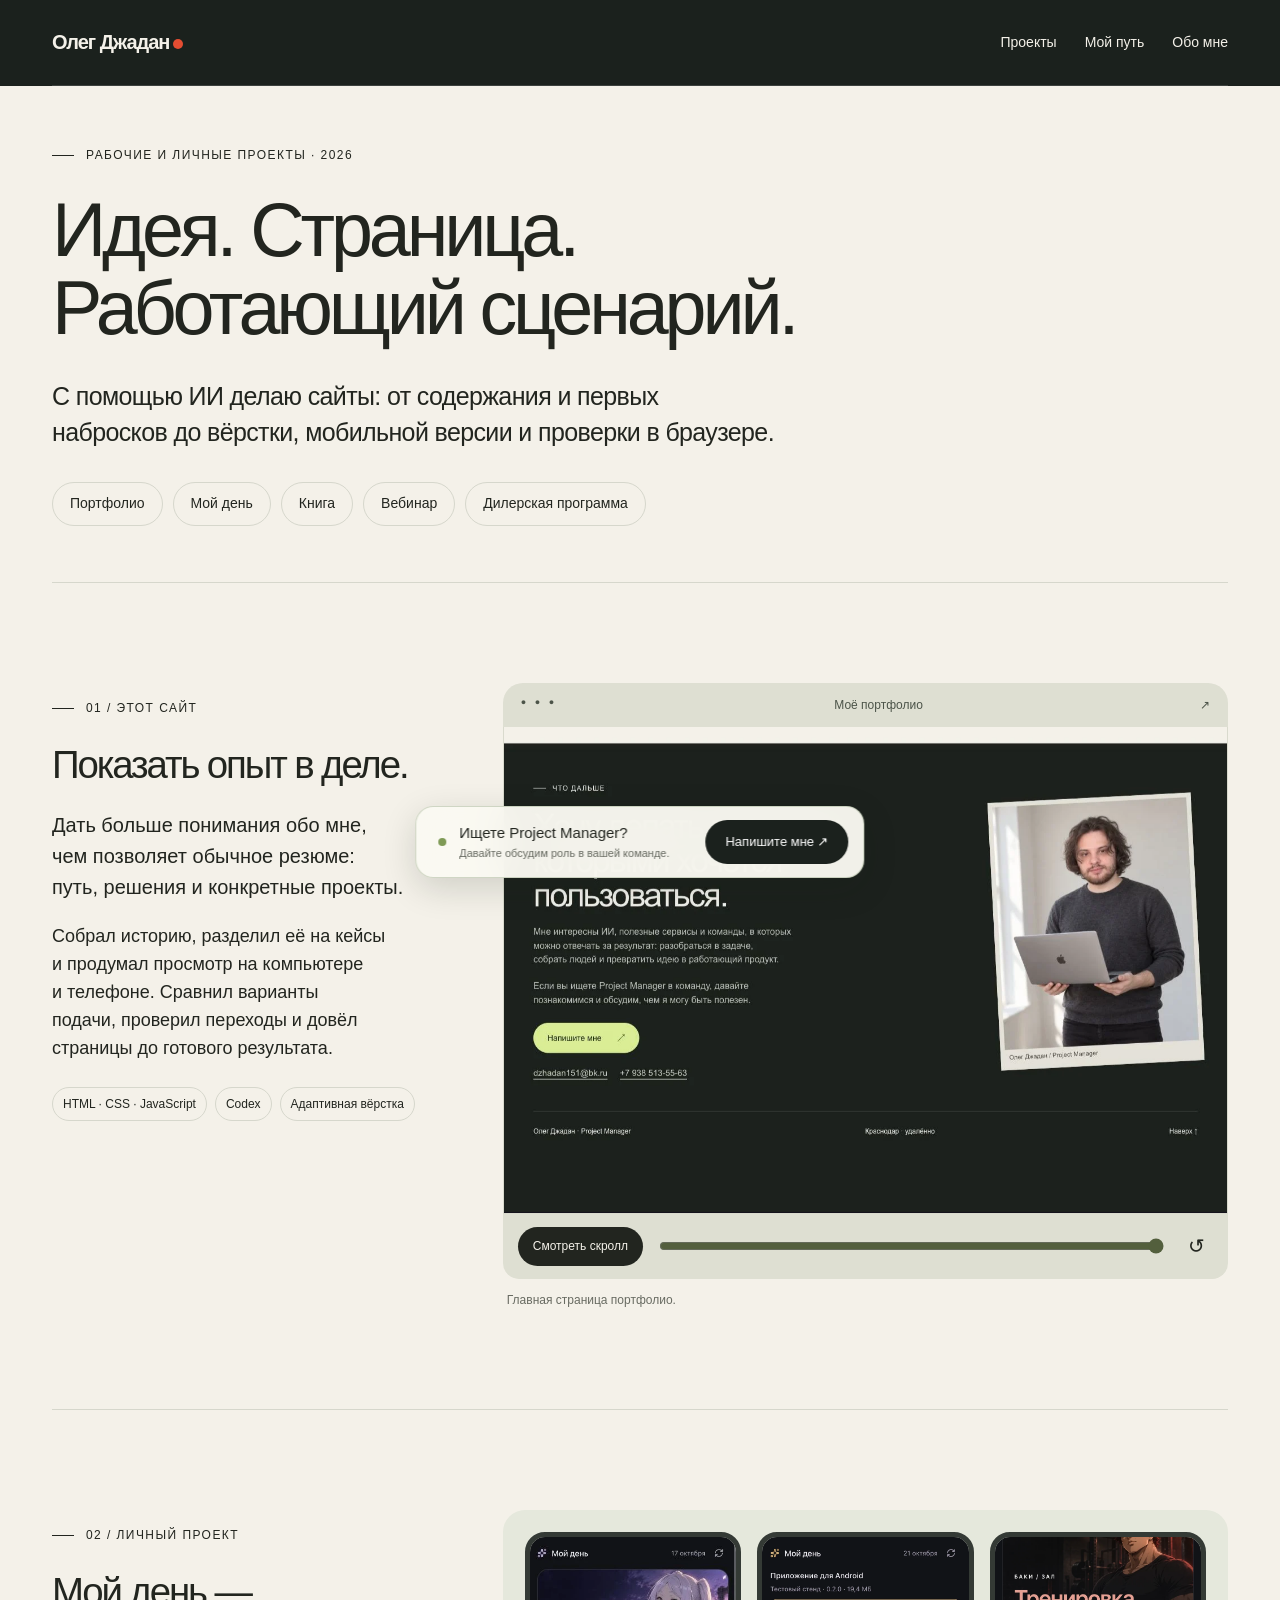
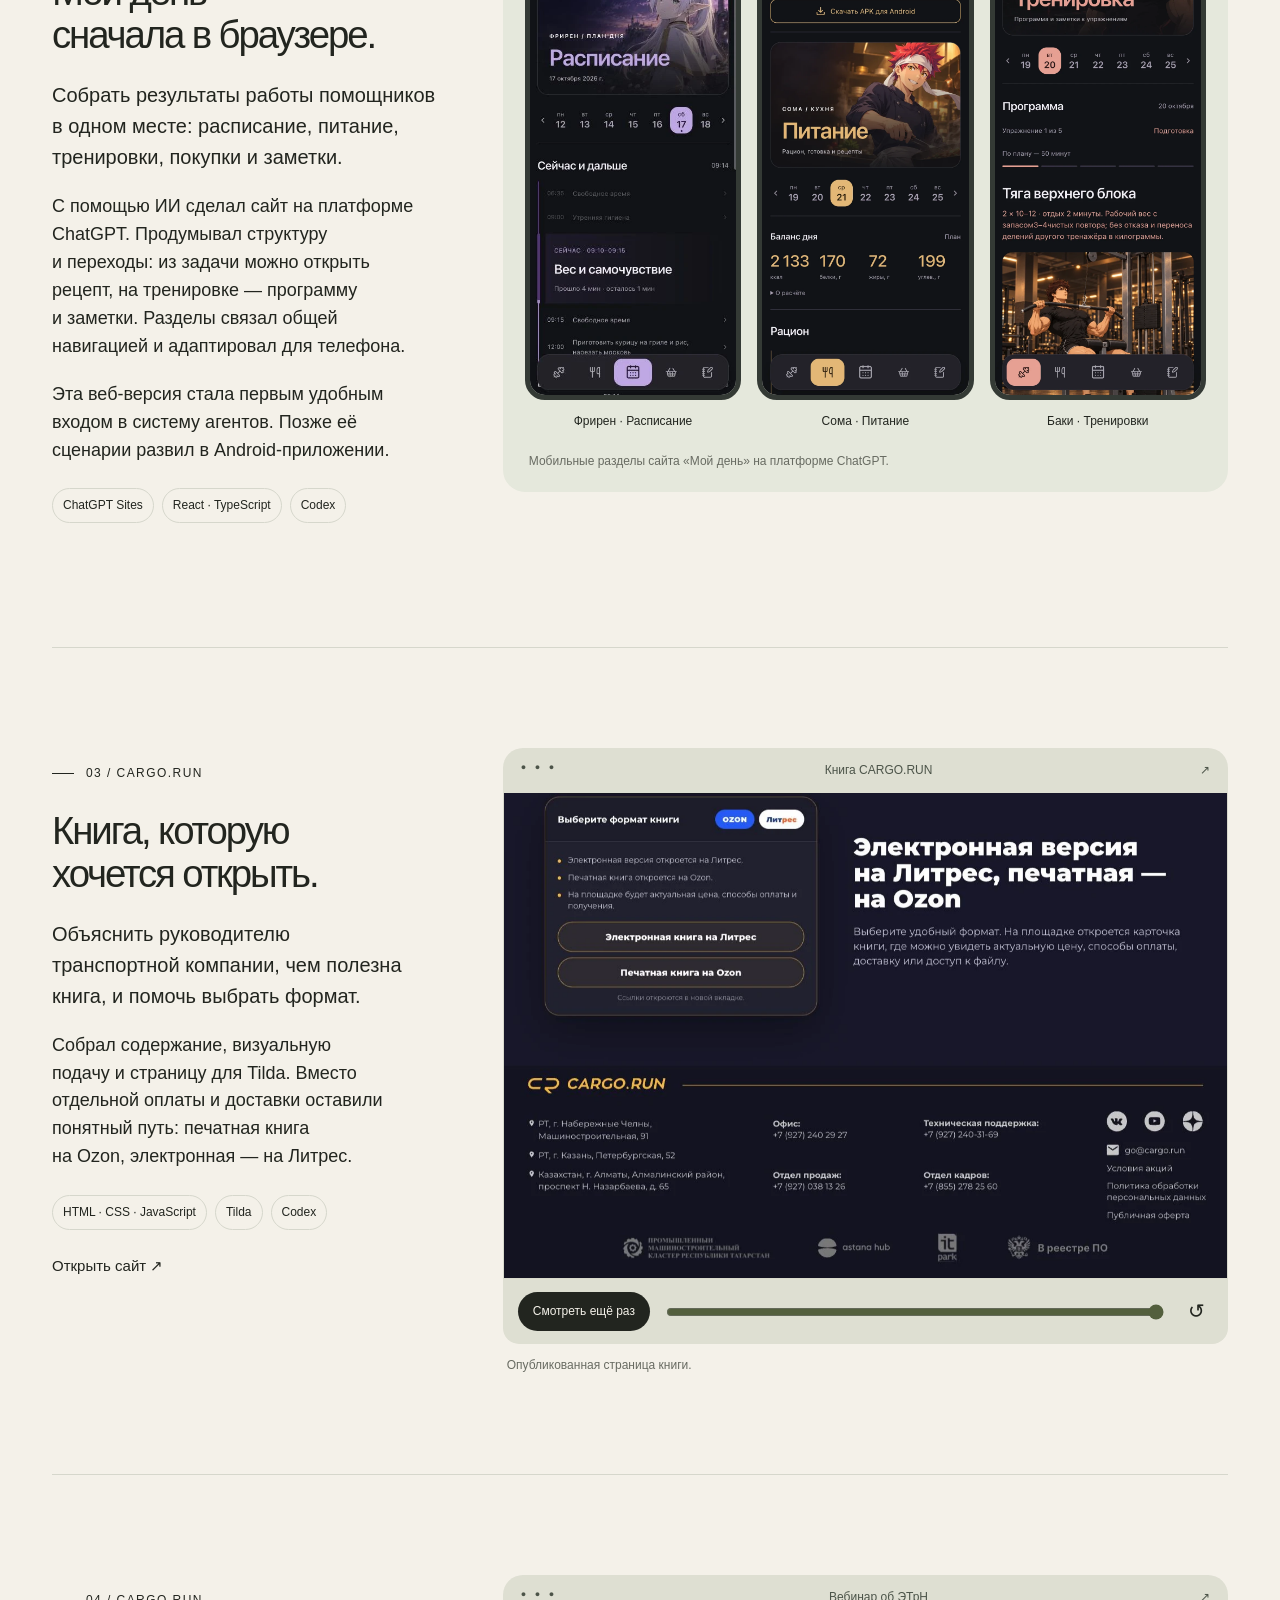
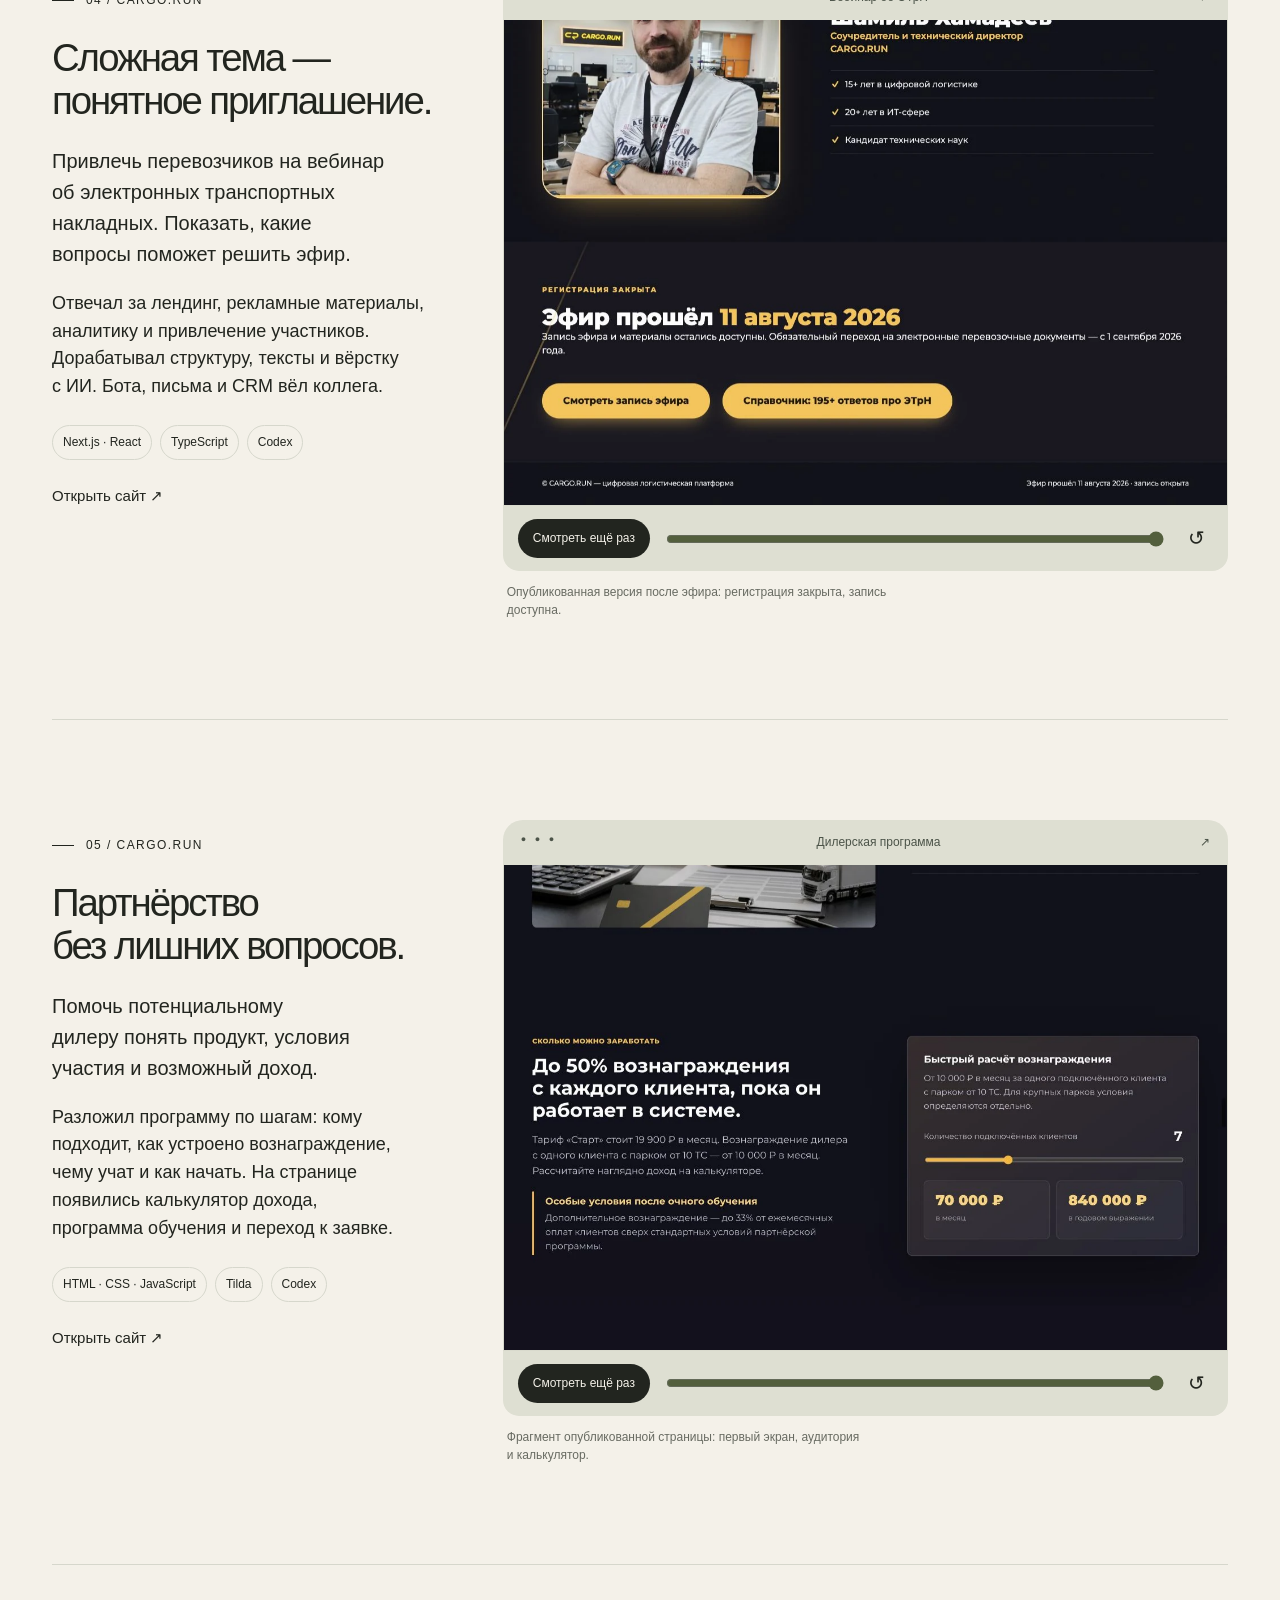
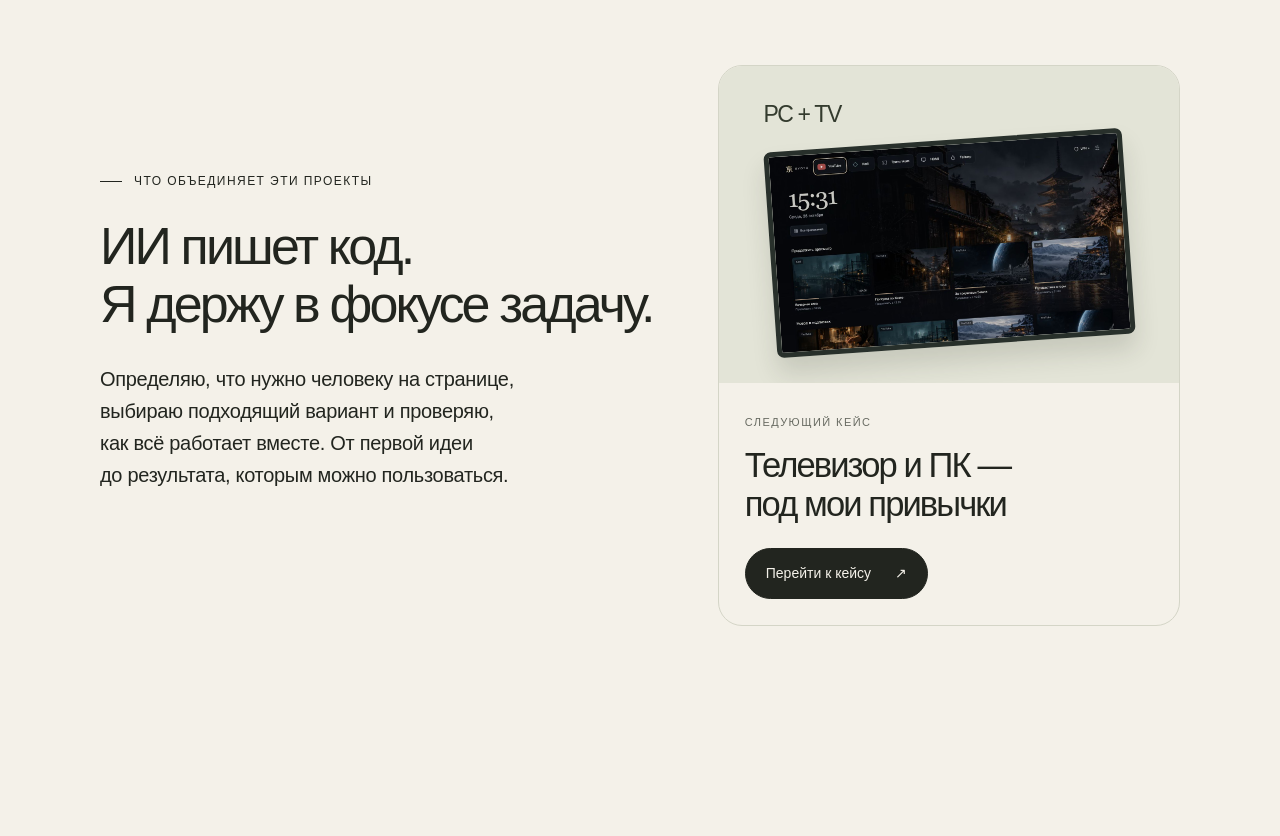
<file: docs/websites.html>
<!doctype html><html lang="ru"><head><meta charset="utf-8"><meta name="viewport" content="width=device-width, initial-scale=1"><meta name="robots" content="noindex,nofollow,noarchive,noimageindex"><meta name="description" content="Олег Джадан: управление проектами, личная система ИИ-агентов и сайты, созданные с помощью ИИ."><title>Сайты, сделанные с ИИ — Олег Джадан</title><link rel="stylesheet" href="style.css?v=24"><link rel="stylesheet" href="case-sheet.css?v=17"><link rel="icon" href="/favicon.svg" type="image/svg+xml"><link rel="canonical" href="https://dzhadan-oleg.github.io/websites.html"><meta property="og:type" content="website"><meta property="og:locale" content="ru_RU"><meta property="og:title" content="Сайты, сделанные с ИИ — Олег Джадан"><meta property="og:description" content="Управление проектами, опыт работы и личные проекты с ИИ."><meta property="og:url" content="https://dzhadan-oleg.github.io/websites.html"><meta property="og:image" content="https://dzhadan-oleg.github.io/assets/share-portrait.jpg"><meta property="og:image:width" content="1122"><meta property="og:image:height" content="1402"><meta property="og:image:alt" content="Олег Джадан"><meta name="twitter:card" content="summary_large_image"></head><body id="top" class="case-page"><div class="progress" aria-hidden="true"></div><header class="story-nav"><div class="wrap"><nav class="nav" aria-label="Главная навигация"><a class="brand" href="index.html">Олег Джадан<span></span></a><div class="navlinks"><a href="index.html#projects">Проекты</a><a href="index.html#experience">Мой путь</a><a href="index.html#about">Обо мне</a></div></nav></div></header><main><div class="wrap websites-case"><div class="case-head"><div class="eyebrow">Рабочие и личные проекты · 2026</div><h1>Идея. Страница.<br>Работающий сценарий.</h1><p class="lead">С помощью ИИ делаю сайты: от содержания и первых набросков до вёрстки, мобильной версии и проверки в браузере.</p><nav class="web-case-nav" aria-label="Сайты в кейсе"><a href="#portfolio">Портфолио</a><a href="#first-web">Мой день</a><a href="#book">Книга</a><a href="#webinar">Вебинар</a><a href="#dealer">Дилерская программа</a></nav></div><section class="web-project section" id="portfolio"><div class="web-project-copy"><div class="eyebrow">01 / Этот сайт</div><h2>Показать опыт в деле.</h2><p class="web-task">Дать больше понимания обо мне, чем позволяет обычное резюме: путь, решения и конкретные проекты.</p><p>Собрал историю, разделил её на кейсы и продумал просмотр на компьютере и телефоне. Сравнил варианты подачи, проверил переходы и довёл страницы до готового результата.</p><div class="web-tags"><span>HTML · CSS · JavaScript</span><span>Codex</span><span>Адаптивная вёрстка</span></div></div><div class="web-project-visual"><figure class="web-preview" data-scroll-preview><div class="web-browser-bar"><span aria-hidden="true">● ● ●</span><span>Моё портфолио</span><span aria-hidden="true">↗</span></div><div class="web-scroll-window"><img decoding="async" src="assets/websites/portfolio-full.webp" width="1280" height="8751" alt="Моё портфолио: полный вид страницы" loading="lazy"></div><div class="web-preview-controls"><button type="button" data-scroll-toggle>Смотреть скролл</button><input type="range" min="0" max="100" value="0" step="0.1" aria-label="Позиция просмотра: Моё портфолио"><button type="button" data-scroll-reset aria-label="Вернуть начало: Моё портфолио">↺</button></div><figcaption>Главная страница портфолио.</figcaption></figure></div></section><section class="web-project section" id="first-web"><div class="web-project-copy"><div class="eyebrow">02 / Личный проект</div><h2>Мой день — сначала в браузере.</h2><p class="web-task">Собрать результаты работы помощников в одном месте: расписание, питание, тренировки, покупки и заметки.</p><p>С помощью ИИ сделал сайт на платформе ChatGPT. Продумывал структуру и переходы: из задачи можно открыть рецепт, на тренировке — программу и заметки. Разделы связал общей навигацией и адаптировал для телефона.</p><p>Эта веб-версия стала первым удобным входом в систему агентов. Позже её сценарии развил в Android-приложении.</p><div class="web-tags"><span>ChatGPT Sites</span><span>React · TypeScript</span><span>Codex</span></div></div><div class="web-project-visual"><figure class="life-web-showcase web-mobile-showcase"><div class="web-mobile-gallery" tabindex="0" aria-label="Мобильные разделы: Фрирен, Сома и Баки"><figure class="web-mobile-screen"><img decoding="async" src="assets/websites/frieren-web-mobile.webp" width="390" height="844" loading="lazy" alt="Фрирен · Расписание. Мобильная веб-версия"><figcaption>Фрирен · Расписание</figcaption></figure><figure class="web-mobile-screen"><img decoding="async" src="assets/websites/soma-web-mobile.webp" width="390" height="844" loading="lazy" alt="Сома · Питание. Мобильная веб-версия"><figcaption>Сома · Питание</figcaption></figure><figure class="web-mobile-screen"><img decoding="async" src="assets/websites/baki-web-mobile.webp" width="390" height="844" loading="lazy" alt="Баки · Тренировки. Мобильная веб-версия"><figcaption>Баки · Тренировки</figcaption></figure></div><figcaption>Мобильные разделы сайта «Мой день» на платформе ChatGPT.</figcaption></figure></div></section><section class="web-project section" id="book"><div class="web-project-copy"><div class="eyebrow">03 / Cargo.run</div><h2>Книга, которую хочется открыть.</h2><p class="web-task">Объяснить руководителю транспортной компании, чем полезна книга, и помочь выбрать формат.</p><p>Собрал содержание, визуальную подачу и страницу для Tilda. Вместо отдельной оплаты и доставки оставили понятный путь: печатная книга на Ozon, электронная — на Литрес.</p><div class="web-tags"><span>HTML · CSS · JavaScript</span><span>Tilda</span><span>Codex</span></div><a class="textlink" href="https://start.cargorun.ru/book-efficient-logistics-ch" target="_blank" rel="noopener">Открыть сайт ↗</a></div><div class="web-project-visual"><figure class="web-preview" data-scroll-preview><div class="web-browser-bar"><span aria-hidden="true">● ● ●</span><span>Книга CARGO.RUN</span><span aria-hidden="true">↗</span></div><div class="web-scroll-window"><img decoding="async" src="assets/websites/book-full.webp" width="1280" height="7073" alt="Книга CARGO.RUN: полный вид страницы" loading="lazy"></div><div class="web-preview-controls"><button type="button" data-scroll-toggle>Смотреть скролл</button><input type="range" min="0" max="100" value="0" step="0.1" aria-label="Позиция просмотра: Книга CARGO.RUN"><button type="button" data-scroll-reset aria-label="Вернуть начало: Книга CARGO.RUN">↺</button></div><figcaption>Опубликованная страница книги.</figcaption></figure></div></section><section class="web-project section" id="webinar"><div class="web-project-copy"><div class="eyebrow">04 / Cargo.run</div><h2>Сложная тема — понятное приглашение.</h2><p class="web-task">Привлечь перевозчиков на вебинар об электронных транспортных накладных. Показать, какие вопросы поможет решить эфир.</p><p>Отвечал за лендинг, рекламные материалы, аналитику и привлечение участников. Дорабатывал структуру, тексты и вёрстку с ИИ. Бота, письма и CRM вёл коллега.</p><div class="web-tags"><span>Next.js · React</span><span>TypeScript</span><span>Codex</span></div><a class="textlink" href="https://cargorun.ru/blog/webinar/etrn" target="_blank" rel="noopener">Открыть сайт ↗</a></div><div class="web-project-visual"><figure class="web-preview" data-scroll-preview><div class="web-browser-bar"><span aria-hidden="true">● ● ●</span><span>Вебинар об ЭТрН</span><span aria-hidden="true">↗</span></div><div class="web-scroll-window"><img decoding="async" src="assets/websites/webinar-full.webp" width="1274" height="5151" alt="Вебинар об ЭТрН: полный вид страницы" loading="lazy"></div><div class="web-preview-controls"><button type="button" data-scroll-toggle>Смотреть скролл</button><input type="range" min="0" max="100" value="0" step="0.1" aria-label="Позиция просмотра: Вебинар об ЭТрН"><button type="button" data-scroll-reset aria-label="Вернуть начало: Вебинар об ЭТрН">↺</button></div><figcaption>Опубликованная версия после эфира: регистрация закрыта, запись доступна.</figcaption></figure></div></section><section class="web-project section" id="dealer"><div class="web-project-copy"><div class="eyebrow">05 / Cargo.run</div><h2>Партнёрство без лишних вопросов.</h2><p class="web-task">Помочь потенциальному дилеру понять продукт, условия участия и возможный доход.</p><p>Разложил программу по шагам: кому подходит, как устроено вознаграждение, чему учат и как начать. На странице появились калькулятор дохода, программа обучения и переход к заявке.</p><div class="web-tags"><span>HTML · CSS · JavaScript</span><span>Tilda</span><span>Codex</span></div><a class="textlink" href="https://start.cargorun.ru/dealer" target="_blank" rel="noopener">Открыть сайт ↗</a></div><div class="web-project-visual"><figure class="web-preview" data-scroll-preview><div class="web-browser-bar"><span aria-hidden="true">● ● ●</span><span>Дилерская программа</span><span aria-hidden="true">↗</span></div><div class="web-scroll-window"><img decoding="async" src="assets/websites/dealer-fragment.webp" width="1280" height="2304" alt="Дилерская программа: первый экран, аудитория и калькулятор" loading="lazy"></div><div class="web-preview-controls"><button type="button" data-scroll-toggle>Смотреть скролл</button><input type="range" min="0" max="100" value="0" step="0.1" aria-label="Позиция просмотра: Дилерская программа"><button type="button" data-scroll-reset aria-label="Вернуть начало: Дилерская программа">↺</button></div><figcaption>Фрагмент опубликованной страницы: первый экран, аудитория и калькулятор.</figcaption></figure></div></section><section class="section web-closing case-result" id="result"><div class="case-result-grid"><div class="article"><div class="eyebrow">Что объединяет эти проекты</div><h2>ИИ пишет код.<br>Я держу в фокусе задачу.</h2><p>Определяю, что нужно человеку на странице, выбираю подходящий вариант и проверяю, как всё работает вместе. От первой идеи до результата, которым можно пользоваться.</p></div><a class="case-next-preview project-tech" href="tech.html" aria-label="Перейти к кейсу: Телевизор и ПК — под мои привычки"><div class="project-art tech-project-art"><div class="tech-cover-label" aria-hidden="true">PC + TV</div><div class="tech-cover-screen"><img decoding="async" src="assets/tech/kyoto-home-prepared.png" width="1280" height="720" loading="lazy" alt="Главный экран Kyoto"></div></div><div class="case-next-copy"><span class="smallcaps">Следующий кейс</span><h3>Телевизор и ПК — под мои привычки</h3><span class="button primary">Перейти к кейсу <span aria-hidden="true">↗</span></span></div></a></div></section></div></main><aside class="contact-dock" aria-label="Связаться с Олегом"><div><span class="dock-dot" aria-hidden="true"></span><p>Ищете Project Manager?<small>Давайте обсудим роль в вашей команде.</small></p></div><a href="https://t.me/OLMill" target="_blank" rel="noopener">Напишите мне ↗</a></aside><script src="main.js?v=17"></script><script src="case-sheet.js"></script></body></html>
</file>
<file: docs/style.css>
@charset "UTF-8";
:root{--paper:#f4f1e9;--ink:#22251f;--accent:#e44d32;--muted:#686b62;--line:#d6d7cc;--dark:#1b211d;--lime:#d4ef88;--radius:24px}*{box-sizing:border-box}html{scroll-behavior:smooth;scroll-padding-top:90px}body{margin:0;background:var(--paper);color:var(--ink);font-family:Arial,Helvetica,sans-serif;line-height:1.55;-webkit-font-smoothing:antialiased}a{color:inherit;text-decoration:none}button{font:inherit;cursor:pointer}a:focus-visible,button:focus-visible,summary:focus-visible{outline:3px solid var(--accent);outline-offset:5px}img,video{display:block;max-width:100%}figure{margin:0}p{margin:0 0 20px}h1,h2,h3,h4{font-weight:500;line-height:1.04;letter-spacing:-.055em;margin:0}h1{font-size:clamp(48px,7.8vw,112px)}h2{font-size:clamp(36px,5vw,72px)}h3{font-size:clamp(25px,3vw,40px)}h4{font-size:23px}strong{font-weight:600}.wrap{max-width:1320px;margin:auto;padding:0 52px}.narrow{max-width:760px}.nav{min-height:86px;display:flex;align-items:center;justify-content:space-between;gap:24px;border-bottom:1px solid var(--line)}.brand{font-size:20px;font-weight:700;letter-spacing:-.05em}.brand span{display:inline-block;background:var(--accent);width:10px;height:10px;border-radius:50%;margin-left:4px}.navlinks{display:flex;gap:28px;font-size:14px}.navlinks a:hover{color:var(--accent)}.eyebrow{font-size:12px;text-transform:uppercase;letter-spacing:.12em;display:flex;align-items:center;gap:12px;margin-bottom:26px}.eyebrow:before{content:"";width:22px;height:1px;background:currentColor}.lead{font-size:clamp(19px,2vw,25px);line-height:1.45;letter-spacing:-.025em;max-width:660px}.muted{color:var(--muted)}.button{display:inline-flex;align-items:center;gap:28px;border:1px solid currentColor;border-radius:100px;padding:15px 24px;font-size:14px;background:transparent;transition:background .2s,color .2s,transform .2s}.button:hover{background:var(--ink);color:var(--paper);transform:translateY(-2px)}.button.primary{background:var(--ink);color:var(--paper);border-color:var(--ink)}.button.primary:hover{background:var(--accent);border-color:var(--accent)}.actions{display:flex;gap:14px;flex-wrap:wrap;margin-top:30px}.hero{padding:76px 0 64px;display:grid;grid-template-columns:1.12fr .88fr;align-items:center;gap:40px;min-height:680px}.hero h1{margin-bottom:32px}.accent{color:var(--accent)}.hero .lead{font-size:21px;max-width:510px}.hero-visual{position:relative;min-height:490px;background:var(--dark);border-radius:45% 45% 22px 22px;overflow:hidden;display:flex;align-items:center;justify-content:center}.orbit{position:absolute;width:410px;height:410px;border:1px solid #ffffff30;border-radius:50%}.orbit:after{content:"";position:absolute;width:250px;height:250px;left:78px;top:78px;border:1px solid #ffffff22;border-radius:50%}.phone{width:220px;background:#101118;padding:7px;border:1px solid #585950;border-radius:28px;box-shadow:0 28px 50px #0003;overflow:hidden}.phone img{border-radius:21px;width:100%;height:auto}.hero-visual .phone{position:relative;transform:rotate(8deg);margin-top:38px;width:206px}.stamp{position:absolute;bottom:26px;left:24px;color:var(--lime);font-size:12px;letter-spacing:.03em;max-width:130px}.floating-tag{position:absolute;right:18px;top:62px;background:var(--lime);padding:11px 18px;border-radius:40px;transform:rotate(-8deg);font-size:13px;color:#222}.meta-row{display:flex;gap:38px;justify-content:space-between;border-top:1px solid var(--line);padding:22px 0;font-size:13px}.section{padding:100px 0;border-top:1px solid var(--line)}.section-heading{display:flex;justify-content:space-between;gap:35px;align-items:end;margin-bottom:40px}.section-heading p{max-width:360px;margin:0;font-size:17px}.projects{display:grid;grid-template-columns:1fr 1fr;gap:40px 24px}.project{display:block;min-width:0}.project-art{height:350px;border-radius:var(--radius);overflow:hidden;position:relative;display:flex;align-items:center;justify-content:center;background:#e4e4d8}.project-art.dark{background:#21232c}.project-art.orange{background:#f0b68c}.project-art.olive{background:#dde3b7}.project-art .phone{width:145px;transform:rotate(-8deg);position:absolute;top:45px;left:20%}.project-art .phone+ .phone{left:48%;top:80px;transform:rotate(10deg)}.project-label{display:flex;justify-content:space-between;align-items:start;gap:15px;padding-top:20px}.project-label h3{font-size:29px;letter-spacing:-.04em;margin-bottom:8px}.project-label p{font-size:15px;color:var(--muted);max-width:430px;margin:0}.arrow{font-size:28px;transition:transform .2s}.project:hover .arrow{transform:translate(4px,-4px)}.project:hover .project-art{filter:brightness(1.035)}.screen-card{width:80%;height:240px;margin-top:70px;background:#111;border:7px solid #30342d;border-radius:12px;box-shadow:16px 24px 0 #0001;overflow:hidden}.screen-card img{width:100%;height:auto}.type-art{font-size:100px;letter-spacing:-.08em;line-height:1;color:#353a2e;transform:rotate(-7deg)}.type-art small{font-size:23px;display:block;letter-spacing:-.04em;text-align:center}.shopping-art{width:75%;display:grid;gap:11px;transform:rotate(-5deg)}.shopping-art div{border-radius:12px;background:#faf8ef;padding:15px 20px;display:flex;justify-content:space-between;gap:15px;font-size:14px;box-shadow:0 8px 20px #343d2110}.shopping-art div:last-child{background:#31382c;color:#fff}.split{display:grid;grid-template-columns:1fr 1.2fr;gap:80px}.timeline{border-top:1px solid var(--line)}.career{display:grid;grid-template-columns:140px 1fr;gap:20px;padding:28px 0;border-bottom:1px solid var(--line)}.career time{font-size:13px;color:var(--muted)}.career h3{font-size:28px;margin-bottom:10px}.career p{font-size:16px;margin:0;color:var(--muted)}.career .role{color:var(--ink);font-size:14px;margin-bottom:9px}.quote{font-size:clamp(30px,4vw,54px);line-height:1.17;letter-spacing:-.045em}.chips{display:flex;gap:9px;flex-wrap:wrap;margin-top:25px}.chips span{font-size:13px;border:1px solid var(--line);border-radius:40px;padding:8px 13px}.footer{background:var(--dark);color:var(--paper);padding:70px 0 32px}.footer h2{max-width:850px}.footer p{color:#bbbfb5;max-width:620px;margin-top:24px}.footerline{display:flex;justify-content:space-between;gap:20px;font-size:12px;border-top:1px solid #ffffff25;padding-top:25px;margin-top:55px}.breadcrumb{font-size:13px;padding-top:30px}.case-head{padding:60px 0 50px;max-width:1100px}.case-head .lead{margin-top:30px;max-width:800px}.case-head h1{font-size:clamp(46px,6.6vw,92px)}.case-meta{display:flex;flex-wrap:wrap;gap:30px;font-size:13px;border-top:1px solid var(--line);padding:22px 0;margin-top:30px}.case-meta span{color:var(--muted)}.case-meta b{display:block;color:var(--ink);font-weight:400;margin-top:4px}.wide-art{border-radius:28px;background:#23222b;padding:50px 35px;display:flex;align-items:start;justify-content:center;gap:35px;min-height:540px;overflow:hidden}.wide-art .phone{width:230px}.wide-art .phone:nth-child(2){margin-top:55px}.wide-art .phone:nth-child(3){margin-top:20px}figcaption{font-size:12px;color:var(--muted);margin-top:14px;line-height:1.5}.article{max-width:800px;margin:auto}.article p{font-size:20px;line-height:1.6;letter-spacing:-.015em}.article h2{margin:0 0 30px}.article h3{font-size:30px;margin:34px 0 16px}.article ul{padding-left:22px;font-size:18px}.article li{padding:5px 0}.flow{margin:40px 0;display:grid;grid-template-columns:repeat(4,1fr);border:1px solid var(--line);border-radius:20px;overflow:hidden}.flow div{padding:25px 20px;border-right:1px solid var(--line)}.flow div:last-child{border:0}.flow b{font-weight:400;font-size:25px;color:var(--accent);display:block;margin-bottom:25px}.flow strong{display:block;font-size:17px;margin-bottom:8px}.flow p{font-size:14px;margin:0;color:var(--muted)}.repo{display:grid;grid-template-columns:.8fr 1.2fr;gap:40px;background:var(--dark);color:var(--paper);border-radius:26px;padding:45px;margin:40px 0}.repo-tree{font-family:ui-monospace,monospace;font-size:15px;line-height:2.1;color:var(--lime);white-space:pre-wrap}.repo p{font-size:17px;color:#c5c9bc}.repo h3{font-size:34px;margin-bottom:20px}.roles{display:grid;grid-template-columns:repeat(3,1fr);gap:24px;margin-top:35px}.roles div{padding-top:20px;border-top:1px solid var(--line)}.roles h3{font-size:26px;margin-bottom:9px}.roles p{font-size:16px;color:var(--muted);margin:0}.scenario{display:grid;grid-template-columns:.95fr 1.05fr;gap:80px;align-items:center;padding:65px 0;border-bottom:1px solid var(--line)}.scenario:last-child{border-bottom:0}.scenario h3{font-size:42px;margin-bottom:24px}.scenario p{font-size:18px}.scenario .phone{margin:0 auto;width:245px}.scenario .steps{counter-reset:step;padding:0;list-style:none}.steps li{counter-increment:step;position:relative;padding:0 0 20px 42px;font-size:16px}.steps li:before{content:counter(step,decimal-leading-zero);position:absolute;left:0;top:0;font-size:12px;color:var(--accent);padding-top:4px}.scenario-media{background:#e3e2d8;border-radius:25px;padding:40px 25px;position:relative}.scenario-media figcaption{text-align:center}.movie{max-width:285px;margin:auto;border-radius:30px;overflow:hidden;border:8px solid #101118}.movie video{width:100%;height:auto;background:#111}.site-example{border:1px solid var(--line);border-radius:22px;overflow:hidden;margin-top:36px}.site-example .browserline{display:flex;gap:6px;background:#dedfd4;padding:15px}.browserline i{width:7px;height:7px;border-radius:50%;background:#92988a}.site-example img{width:100%}.captionrow{display:flex;justify-content:space-between;gap:20px;align-items:center}.chapter{padding:90px 0}.chapter-number{font-size:110px;line-height:1;color:var(--accent);letter-spacing:-.09em;margin-bottom:30px}.story-hero{background:var(--dark);color:var(--paper);padding:85px 0 65px;position:relative;overflow:hidden}.story-hero .eyebrow{color:var(--lime)}.story-hero h1{max-width:1150px;font-size:clamp(52px,8.4vw,118px)}.story-hero em{font-style:normal;color:var(--lime)}.story-hero .lead{margin-top:35px;color:#c8cdbf;max-width:650px}.story-hero .button{color:var(--lime)}.story-nav{background:var(--dark);color:var(--paper)}.story-nav .nav{border-color:#ffffff25}.bigstatement{font-size:clamp(34px,5.5vw,75px);line-height:1.12;letter-spacing:-.05em;max-width:1050px}.story-band{background:#d7e6ad;padding:60px;border-radius:24px;margin:45px 0}.story-band p{font-size:26px;line-height:1.4;max-width:850px;margin:0}.comparison{display:grid;grid-template-columns:1fr 1fr;gap:30px;margin:35px 0}.comparison div{padding:30px;background:#e7e8dc;border-radius:20px}.comparison h3{font-size:25px;margin-bottom:18px}.comparison p{font-size:17px}.reserved{display:flex;justify-content:space-between;align-items:center;padding:40px 0;gap:25px;border-top:1px solid var(--line)}.reserved h3{font-size:36px}.smallcaps{font-size:11px;text-transform:uppercase;letter-spacing:.13em;color:var(--muted)}.next-case{padding:60px 0;display:flex;align-items:center;justify-content:space-between;gap:30px}.next-case h3{margin-top:10px}.demo-title{margin-bottom:30px}.reveal{animation:arrive .6s both}.progress{position:fixed;top:0;left:0;height:3px;background:var(--accent);width:0;z-index:30;pointer-events:none}.scroll-in{transition:opacity .55s,transform .55s}.scroll-in.pending{opacity:.16;transform:translateY(18px)}@keyframes arrive{from{opacity:0;transform:translateY(18px)}to{opacity:1;transform:none}}@media(min-width:1000px){.pin{position:sticky;top:55px;align-self:start}.scenario-media:hover .phone{transform:translateY(-4px);transition:transform .3s}}@media(max-width:1000px){.wrap{padding:0 30px}.hero{gap:30px}.hero-visual{min-height:430px}.hero-visual .phone{width:180px}.orbit{width:340px;height:340px}.orbit:after{width:190px;height:190px;top:74px;left:74px}.split{gap:35px;grid-template-columns:1fr 1.2fr}.career{grid-template-columns:1fr}.scenario{gap:40px}.wide-art .phone{width:195px}.repo{padding:32px;gap:30px}.projects{gap:30px 20px}.project-art{height:290px}.project-label h3{font-size:26px}.flow{grid-template-columns:repeat(2,1fr)}.flow div{border-bottom:1px solid var(--line)}.flow div:nth-child(2){border-right:0}.flow div:nth-child(3){border-bottom:0}}
@media(max-width:680px){.wrap{padding:0 22px}.nav{min-height:74px;gap:14px;flex-wrap:wrap;padding:15px 0}.brand{font-size:18px}.navlinks{font-size:12px;gap:16px}.hero{grid-template-columns:1fr;gap:30px;padding:45px 0 30px;min-height:auto}.hero h1{font-size:62px;margin-bottom:25px}.hero .lead{font-size:19px}.hero-visual{min-height:370px;border-radius:130px 130px 20px 20px}.hero-visual .phone{width:170px;margin-top:25px}.floating-tag{top:45px;font-size:12px}.stamp{font-size:11px;left:16px;bottom:18px;max-width:110px}.meta-row{flex-wrap:wrap;gap:10px 30px;font-size:12px}.section{padding:60px 0}.section-heading{display:block;margin-bottom:30px}.section-heading h2{margin-bottom:20px}.section-heading p{font-size:16px}.projects{grid-template-columns:1fr;gap:38px}.project-art{height:310px}.project-art .phone{width:145px;left:22%}.project-art .phone+ .phone{left:49%}.project-label h3{font-size:28px}.split,.scenario,.repo{grid-template-columns:1fr}.split{gap:30px}.career{gap:8px;padding:24px 0}.career h3{font-size:26px}.roles{grid-template-columns:1fr 1fr;gap:25px 20px}.roles h3{font-size:23px}.repo{padding:26px;gap:20px}.repo-tree{font-size:13px;line-height:2}.repo h3{font-size:29px}.case-head{padding:40px 0 25px}.case-head h1{font-size:49px}.case-head .lead{font-size:19px}.case-meta{gap:20px;font-size:12px}.wide-art{padding:30px 15px;gap:14px;min-height:350px;border-radius:20px}.wide-art .phone{width:45%;padding:4px;border-radius:20px}.wide-art .phone img{border-radius:16px}.wide-art .phone:nth-child(3){display:none}.wide-art .phone:nth-child(2){margin-top:35px}.article p{font-size:18px;line-height:1.6}.article h2{font-size:37px}.article ul{font-size:17px}.scenario{padding:45px 0;gap:25px}.scenario h3{font-size:36px}.scenario p{font-size:17px}.scenario-media{padding:28px 20px}.scenario .phone{width:225px}.flow{margin:28px 0}.flow div{padding:20px 16px}.flow b{margin-bottom:15px}.flow strong{font-size:15px}.flow p{font-size:13px}.footer{padding:50px 0 25px}.footer h2{font-size:38px}.footerline{flex-wrap:wrap}.story-hero{padding:55px 0}.story-hero h1{font-size:57px}.story-hero .lead{font-size:19px}.chapter{padding:60px 0}.chapter-number{font-size:76px}.story-band{padding:28px;margin:30px 0}.story-band p{font-size:22px}.comparison{grid-template-columns:1fr;gap:16px}.comparison div{padding:24px}.captionrow{align-items:start;flex-direction:column}.next-case{padding:40px 0}.next-case h3{font-size:28px}.reserved h3{font-size:28px}.reserved{padding:28px 0}.article h3{font-size:28px}.type-art{font-size:90px}}
.floating-tag{right:auto;left:50%;top:42px;transform:translateX(-50%) rotate(-6deg);white-space:nowrap;font-size:12px;padding:10px 15px}.scroll-in.pending{opacity:1;transform:translateY(16px)}
@media(prefers-reduced-motion:reduce){html{scroll-behavior:auto}*,*:before,*:after{animation:none!important;transition:none!important}.scroll-in.pending{opacity:1;transform:none}}

.career-details{border-top:1px solid var(--line);border-bottom:1px solid var(--line)}.career-details summary{cursor:pointer;padding:24px 0;list-style:none;display:flex;justify-content:space-between;gap:20px;font-size:20px}.career-details[open] summary span{transform:rotate(45deg)}

/* Homepage portraits */
.hero-portrait{position:relative;align-self:center;min-width:0;max-width:470px;margin:0;overflow:hidden;border-radius:46% 46% 22px 22px;background:#c7c2b7}
.hero-portrait img{width:100%;height:540px;object-fit:cover;object-position:50% 35%}
.hero-portrait figcaption{position:absolute;bottom:22px;left:22px;right:22px;color:var(--ink);background:var(--lime);padding:12px 18px;border-radius:30px;font-size:13px;text-align:center}
.story-with-portrait{padding:64px 0}
.story-hero-grid{display:grid;grid-template-columns:minmax(0,1.35fr) minmax(0,.85fr);gap:48px;align-items:center}
.story-with-portrait h1{font-size:clamp(54px,5.35vw,78px);letter-spacing:-.06em}
.story-with-portrait .lead{font-size:21px;margin-top:28px}
.story-portrait{margin:0;position:relative;transform:rotate(3deg);padding:10px 10px 44px;background:#ebe7de;box-shadow:0 20px 60px #0003}
.story-portrait img{width:100%;height:470px;object-fit:cover;object-position:50% 36%}
.story-portrait figcaption{position:absolute;bottom:13px;left:16px;font-size:12px;color:#4b4a43}
@media(max-width:1000px){.hero-portrait img{height:470px}.story-hero-grid{gap:30px;grid-template-columns:1.2fr .8fr}.story-with-portrait h1{font-size:53px}.story-portrait img{height:390px}}
@media(max-width:680px){
.hero{grid-template-columns:minmax(0,1fr) 132px;gap:20px 16px;padding-top:30px}
.hero .reveal{display:contents}.hero .eyebrow{grid-column:1/-1;margin:0}.hero h1{grid-column:1;grid-row:2;font-size:clamp(46px,14vw,60px);margin:0;align-self:center}.hero .lead{grid-column:1/-1;grid-row:3;margin:4px 0 0;font-size:20px}.hero .actions{grid-column:1/-1;grid-row:4;margin-top:0;gap:10px}.hero .button{padding:13px 19px}
.hero-portrait{grid-column:2;grid-row:2;border-radius:75px 75px 12px 12px}.hero-portrait img{height:178px;object-position:50% 30%}.hero-portrait figcaption{display:none}
.story-with-portrait{padding:32px 0 42px}.story-hero-grid{display:grid;grid-template-columns:1fr;gap:24px}.story-copy{display:contents}.story-with-portrait .eyebrow{grid-row:1;margin:0}.story-with-portrait h1{grid-row:2;font-size:48px}.story-portrait{grid-row:3;transform:rotate(2deg);max-width:340px;width:92%;margin:0 auto;padding:7px 7px 32px}.story-portrait img{height:255px;object-position:50% 33%}.story-portrait figcaption{font-size:11px;bottom:9px}.story-with-portrait .lead{grid-row:4;margin:6px 0 0;font-size:19px}.story-with-portrait .actions{grid-row:5;margin:0}
}
@media(max-width:375px){.hero{grid-template-columns:minmax(0,1fr) 114px;gap:16px 12px}.hero h1{font-size:clamp(46px,14vw,60px)}.hero-portrait img{height:161px}.story-with-portrait h1{font-size:43px}}

/* Unified resume, revision 03 */
.resume-hero{padding:58px 0 68px}.resume-hero .story-hero-grid{grid-template-columns:minmax(0,1.3fr) minmax(0,.8fr);gap:74px}.resume-hero h1{font-size:clamp(74px,7.8vw,108px);line-height:.98;letter-spacing:-.065em}.resume-hero .hero-role{font-size:30px;letter-spacing:-.035em;color:var(--paper);margin:22px 0 0}.resume-hero .lead{margin-top:26px;max-width:550px;font-size:21px}.resume-hero .story-portrait{max-width:420px;justify-self:end;width:100%}.resume-hero .story-portrait img{height:465px}.resume-hero .primary{background:var(--lime);color:var(--dark);border-color:var(--lime)}.resume-hero .primary:hover{background:#e4f4b7}.home-content .article{margin:0;max-width:none}.projects-intro{border-top:0;padding-top:90px}.work-wishes .article p:last-child{margin-bottom:0}.chapter-with-band{padding-bottom:0}.chapter-with-band .story-band{margin:42px 0 0;padding:42px 48px}.chapter-after-band{padding-top:44px}.personal-grid{display:grid;grid-template-columns:minmax(0,1.25fr) minmax(0,.75fr);gap:74px;align-items:center}.personal-copy h2{font-size:clamp(40px,4.5vw,62px);margin-bottom:30px}.personal-copy p{max-width:650px}.frieren-preview{background:#dde4d2;padding:42px 24px}.frieren-preview .phone{width:235px;margin:0 auto}.next-step .article{margin-top:36px;max-width:800px}
.project-art.laptop-art{background:#e3ddcc;isolation:isolate}.laptop-art:before{content:"";position:absolute;width:245px;height:245px;border:1px solid #c4c5b2;border-radius:50%;right:-45px;top:-85px}.macbook{width:88%;position:relative;padding-bottom:18px;transform:rotate(-5deg)}.macbook-display{position:relative;width:88%;margin:auto;border:7px solid #3d403c;border-bottom:12px solid #4c504a;border-radius:12px 12px 5px 5px;background:#fff;aspect-ratio:16/10;overflow:hidden;box-shadow:0 0 0 2px #a7aba2}.macbook-display img{width:100%;height:100%;object-fit:cover;object-position:top}.macbook-camera{position:absolute;z-index:1;top:0;left:50%;transform:translateX(-50%);height:6px;width:34px;border-radius:0 0 5px 5px;background:#3d403c}.macbook-base{position:relative;width:100%;height:14px;margin-top:0;background:linear-gradient(#d1d3ca,#9b9f96);border-radius:2px 2px 50% 50%;box-shadow:0 2px 0 #7f867d}.macbook-base span{display:block;width:20%;height:5px;position:absolute;left:40%;top:0;background:#858c82;border-radius:0 0 8px 8px}.macbook-shadow{position:absolute;height:18px;bottom:0;left:5%;right:5%;border-radius:50%;background:#27311c24;filter:blur(9px);z-index:-1}
.career-path{position:relative;padding-left:28px}.career-path:before{content:"";position:absolute;left:5px;top:42px;bottom:42px;width:1px;background:#bec8b1}.career-stop{position:relative;border-bottom:1px solid var(--line)}.career-stop summary{list-style:none;cursor:pointer;display:grid;grid-template-columns:170px 175px minmax(0,1fr) 25px;gap:20px;align-items:center;padding:28px 0;line-height:1.4;min-height:90px}.career-stop summary::-webkit-details-marker{display:none}.path-dot{position:absolute;left:-28px;top:38px;width:11px;height:11px;border-radius:50%;background:var(--paper);border:2px solid #73855c;box-shadow:0 0 0 6px var(--paper)}.career-stop[open] .path-dot{background:var(--accent);border-color:var(--accent)}.career-stop time{font-size:13px;color:var(--muted)}.path-company{font-size:21px;letter-spacing:-.025em}.path-role{font-size:16px}.path-toggle{font-size:24px;line-height:1;color:var(--accent);transition:transform .2s}.career-stop[open] .path-toggle{transform:rotate(45deg)}.path-detail{padding:0 55px 26px 190px;color:var(--muted);max-width:1000px}.path-detail p{margin:0;font-size:17px}.career-stop summary:hover .path-company{color:var(--accent)}.hobby-grid{display:grid;grid-template-columns:1fr 1fr;align-items:center;gap:64px}.hobby-image{border-radius:24px;overflow:hidden}.hobby-image img{width:100%;height:400px;object-fit:cover}.contact-footer{padding-bottom:135px}.contact-grid{display:grid;grid-template-columns:1.45fr .7fr;gap:70px;align-items:center}.contact-footer h2{font-size:clamp(39px,4.6vw,64px)}.contact-footer p{margin-top:22px;margin-bottom:0}.contact-footer .contact-button{margin-top:28px;color:var(--dark);background:var(--lime);border-color:var(--lime)}.contact-methods{display:flex;gap:22px;flex-wrap:wrap;margin-top:24px;font-size:15px;color:#c5cfba}.contact-methods a{text-decoration:underline;text-underline-offset:5px}.contact-photo{transform:rotate(-3deg);border:8px solid #e3e1d7;background:#e3e1d7;position:relative;padding-bottom:28px}.contact-photo img{width:100%;height:370px;object-fit:cover;object-position:center 35%}.contact-photo figcaption{position:absolute;bottom:6px;left:7px;font-size:11px;color:#4b4a43}.contact-dock{position:fixed;z-index:40;bottom:22px;left:50%;transform:translateX(-50%);width:max-content;max-width:calc(100% - 40px);display:flex;align-items:center;gap:36px;padding:13px 15px 13px 22px;background:#faf9f2f5;border:1px solid #9aab8a70;border-radius:18px;box-shadow:0 10px 34px #14211429;backdrop-filter:blur(18px);color:var(--ink)}.contact-dock>div{display:flex;gap:13px;align-items:center}.contact-dock p{font-size:15px;line-height:1.35;margin:0}.contact-dock small{display:block;color:var(--muted);font-size:11px;margin-top:3px}.dock-dot{width:8px;height:8px;flex-shrink:0;border-radius:50%;background:#7e9a55}.contact-dock>a{flex-shrink:0;padding:12px 20px;border-radius:30px;background:var(--dark);color:#fff;font-size:13px}.contact-dock>a:hover{background:var(--accent)}.contact-dock a:focus-visible{outline-offset:3px}
@media(max-width:1000px){.resume-hero .story-hero-grid{gap:40px;grid-template-columns:1.2fr .8fr}.resume-hero h1{font-size:84px}.resume-hero .story-portrait img{height:415px}.resume-hero .lead{font-size:19px}.personal-grid{gap:36px;grid-template-columns:1.1fr .9fr}.career-stop summary{grid-template-columns:125px 145px minmax(0,1fr) 22px;gap:14px}.path-detail{padding-left:139px}.hobby-grid{gap:35px}.contact-grid{gap:40px;grid-template-columns:1.3fr .7fr}.contact-photo img{height:330px}.contact-footer h2{font-size:44px}}
@media(max-width:680px){.resume-hero{padding:32px 0 40px}.resume-hero .story-hero-grid{grid-template-columns:minmax(0,1fr) 130px;gap:16px}.resume-hero .eyebrow{grid-column:1/-1;grid-row:1}.resume-hero h1{grid-column:1;grid-row:2;font-size:clamp(46px,14vw,65px);align-self:end}.resume-hero .hero-role{grid-column:1;grid-row:3;font-size:22px;line-height:1.2;margin:0;align-self:start}.resume-hero .story-portrait{grid-column:2;grid-row:2/4;max-width:none;width:100%;transform:rotate(3deg);padding:5px 5px 30px;align-self:center}.resume-hero .story-portrait img{height:178px;object-position:50% 38%}.resume-hero .story-portrait figcaption{font-size:8px;line-height:1.2;bottom:6px;left:6px;right:4px}.resume-hero .lead{grid-column:1/-1;grid-row:4;margin-top:12px;font-size:19px}.resume-hero .actions{grid-column:1/-1;grid-row:5;gap:10px;margin-top:7px}.resume-hero .button{padding:13px 17px;gap:13px}.projects-intro{padding-top:58px}.chapter-with-band{padding-bottom:0}.chapter-with-band .story-band{padding:28px;margin:30px 0 0}.chapter-after-band{padding-top:30px}.personal-grid{grid-template-columns:1fr;gap:30px}.personal-copy h2{font-size:41px;margin-bottom:24px}.frieren-preview{padding:32px 24px}.frieren-preview .phone{width:225px}.next-step .article{margin-top:26px}.career-path{padding-left:25px}.career-path:before{left:4px;top:35px;bottom:60px}.career-stop summary{grid-template-columns:minmax(0,1fr) 25px;gap:7px;padding:22px 0}.career-stop time{grid-column:1;grid-row:1;font-size:12px}.path-company{grid-column:1;grid-row:2;font-size:23px}.path-role{grid-column:1;grid-row:3;font-size:15px}.path-toggle{grid-column:2;grid-row:2}.path-dot{left:-25px;top:29px}.path-detail{padding:0 12px 24px 0}.path-detail p{font-size:16px}.hobby-grid{grid-template-columns:1fr;gap:28px}.hobby-image img{height:auto}.contact-grid{grid-template-columns:1fr;gap:35px}.contact-footer h2{font-size:42px}.contact-photo{width:75%;max-width:300px;margin:0 auto}.contact-photo img{height:300px}.contact-footer{padding-bottom:125px}.contact-methods{gap:15px;flex-direction:column}.contact-dock{bottom:max(12px,env(safe-area-inset-bottom));max-width:calc(100% - 24px);width:calc(100% - 24px);gap:10px;padding:11px 12px;border-radius:14px;justify-content:space-between}.contact-dock p{font-size:13px;max-width:155px}.contact-dock small{display:none}.contact-dock>div{gap:8px}.contact-dock>a{font-size:12px;padding:12px 15px}.macbook{width:90%}.macbook-display{border-width:5px;border-bottom-width:10px}.macbook-base{height:11px}}
@media(max-width:375px){.resume-hero .story-hero-grid{grid-template-columns:minmax(0,1fr) 116px;gap:14px}.resume-hero h1{font-size:48px}.resume-hero .hero-role{font-size:20px}.resume-hero .story-portrait img{height:166px}}
@media(min-width:1001px) and (max-height:800px){.resume-hero{padding-top:38px;padding-bottom:82px}.resume-hero h1{font-size:88px}.resume-hero .story-portrait img{height:390px}.resume-hero .lead{margin-top:22px}}

/* Homepage revision 04 */
.resume-hero{padding:60px 0 100px}
.resume-hero .story-hero-grid{max-width:1190px;grid-template-columns:1.25fr 1fr;gap:38px;align-items:center}
.resume-hero h1,.resume-hero .hero-role{font-size:clamp(42px,5.2vw,72px);font-weight:400;line-height:1.02;letter-spacing:-.055em}
.resume-hero .hero-role{margin:10px 0 0;white-space:nowrap}
.resume-hero .story-portrait{max-width:405px;width:100%;justify-self:start}
.resume-hero .story-portrait img{height:450px}
.resume-hero .lead{max-width:540px}
.work-points{padding-left:22px;margin:26px 0 0}.work-points li{padding-left:8px;margin-bottom:16px;line-height:1.6}
.chapter-with-band .article p:last-child{margin-bottom:0}
.chapter-with-band .story-band{margin-top:42px}.chapter-after-band{padding-top:42px}
.path-detail ul{padding-left:20px;margin:22px 0}.path-detail li{font-size:17px;line-height:1.65;margin:0 0 14px;padding-left:5px}
.path-detail p{max-width:850px;white-space:pre-line}
.hobby-image img{height:320px;object-fit:cover}.hobby-grid{gap:54px;grid-template-columns:1fr 1.05fr}
.tech-cover{height:390px}
@media(max-width:1000px) and (min-width:681px){.resume-hero .story-hero-grid{gap:28px}.resume-hero .story-portrait img{height:370px}.resume-hero .lead{font-size:19px}}
@media(max-width:680px){
 .resume-hero{padding:34px 0 58px}.resume-hero .story-hero-grid{grid-template-columns:minmax(0,1fr) 116px;gap:16px}
 .resume-hero h1,.resume-hero .hero-role{font-size:clamp(34px,9vw,50px);line-height:1.04;letter-spacing:-.055em}
 .resume-hero .hero-role{white-space:normal;margin:0;align-self:start}
 .resume-hero .story-portrait{grid-row:2/4;width:100%;align-self:center}.resume-hero .story-portrait img{height:194px}
 .resume-hero .lead{margin-top:12px}.work-points{margin-top:22px}.work-points li{margin-bottom:14px}
 .chapter-with-band .story-band{margin-top:30px}.chapter-after-band{padding-top:30px}
 .hobby-grid{grid-template-columns:1fr;gap:28px}.hobby-image img{height:auto;max-height:340px}.tech-cover{height:260px}
 .path-detail li{font-size:16px}
}
@media(min-width:1001px) and (max-height:800px){.resume-hero{padding-top:32px;padding-bottom:100px}.resume-hero .story-portrait img{height:420px}}

/* Homepage revision 05 */
.resume-hero h1,.resume-hero .hero-role{font-size:clamp(38px,4.5vw,62px)}
.resume-hero h1,.resume-hero h1 em{color:var(--paper)}
.resume-hero .hero-role{color:var(--lime)}
.chapter-after-band{padding-top:50.4px}
.work-points strong{font-weight:600;color:var(--ink)}
.work-format{font-size:16px;color:var(--muted);margin-top:28px}
@media(max-width:680px){.resume-hero h1,.resume-hero .hero-role{font-size:clamp(30px,8vw,44px)}.chapter-after-band{padding-top:36px}}

/* Case artwork and description form one card. */
.projects .project{display:flex;flex-direction:column;border-radius:var(--radius);overflow:hidden;background:#e4e4d8;transition:box-shadow .2s ease}
.projects .project-agents{background:#21232c;color:#f4f1e9}
.projects .project-websites{background:#e3ddcc}
.projects .project-everyday{background:#dde3b7}
.projects .project-art{border-radius:0;flex-shrink:0}
.projects .project-label{padding:28px 30px 32px;flex:1;gap:20px}
.projects .project-agents .project-label h3,.projects .project-agents .arrow{color:#f4f1e9}
.projects .project-agents .project-label p{color:#c6c7cb}
.projects .project:hover .project-art{filter:none}
.projects .project:hover{box-shadow:0 10px 28px #22251f15}
.projects .project:focus-visible{outline:3px solid #e44d32;outline-offset:4px}
@media(max-width:680px){.projects{gap:24px}.projects .project-label{padding:24px 22px 28px;gap:14px}.projects .project-label h3{font-size:26px}}

/* Revision 06: calmer text shapes and separate card captions. */
@media(min-width:681px){.resume-hero h1{white-space:nowrap}}
.resume-hero .lead{max-width:510px;text-wrap:balance}
.home-content h2,.home-content h3,.home-content .bigstatement,.contact-footer h2{ text-wrap:balance }
.home-content h2{font-size:clamp(36px,4.4vw,60px)}
.home-content .split{grid-template-columns:minmax(0,1fr) minmax(0,1.2fr);gap:64px}
.home-content .article p{font-size:19px;line-height:1.6;text-wrap:pretty}
.home-content .section-heading p,.home-content .personal-copy p,.hobby-copy p,.contact-footer p{ text-wrap:pretty }
.home-content .article p:not(.lead),.home-content .personal-copy p{max-width:60ch}
.home-content .article .lead,.home-content .section-heading p,.projects .project-label p,.hobby-copy .lead{ text-wrap:balance }
.home-content .work-points li{ text-wrap:pretty }
.home-content .next-step .article{max-width:710px}
.projects .project{--cover-color:#e4e4d8;color:var(--ink)}
.projects .project-agents{--cover-color:#21232c}
.projects .project-websites{--cover-color:#e3ddcc}
.projects .project-everyday{--cover-color:#dde3b7}
.projects .project-label{background:var(--paper);border:2px solid var(--cover-color);border-top:0;border-radius:0 0 var(--radius) var(--radius)}
.projects .project-agents .project-label h3,.projects .project-agents .arrow{color:var(--ink)}
.projects .project-agents .project-label p{color:var(--muted)}
.hobby-grid{grid-template-columns:minmax(0,1.25fr) minmax(0,.75fr);gap:74px}
.hobby-copy h2{margin:20px 0 30px}.hobby-copy p{max-width:550px}.hobby-copy p:last-child{margin-bottom:0}
.hobby-image img{height:340px}
@media(max-width:1000px){.home-content .split{gap:35px}.hobby-grid{grid-template-columns:1.1fr .9fr;gap:36px}.hobby-image img{height:300px}}
@media(max-width:680px){.home-content .split{grid-template-columns:1fr;gap:28px}.home-content h2{font-size:38px}.home-content .article p{font-size:18px}.hobby-grid{grid-template-columns:1fr;gap:30px}.hobby-image img{height:auto}.hobby-copy h2{margin:18px 0 24px}}
.home-content .article p,.home-content .personal-copy p,.hobby-copy p,.contact-footer p{ text-wrap:balance }

/* Revision 07: mobile title and typographic finishing. */
.chapter-after-band{padding-top:42px}
@media(max-width:680px){
 .chapter-after-band{padding-top:30px}
 .resume-hero h1 span,.resume-hero .hero-role span{display:block}
 .resume-hero h1,.resume-hero .hero-role{font-size:clamp(34px,9vw,40px);white-space:normal}
 .home-content .article p,.home-content .personal-copy p,.hobby-copy p,.contact-footer p,.home-content .work-points li{ text-wrap:balance }
 .case-embedded p,.case-embedded li{ text-wrap:pretty }
 .case-embedded h1,.case-embedded h2,.case-embedded h3,.case-embedded .lead{ text-wrap:balance }
}

/* Revision 08: original story rhythm, wider mobile portrait and editorial artwork. */
.chapter-with-band{padding-bottom:90px}
.chapter-with-band .story-band{margin-bottom:45px}
.chapter-after-band{padding-top:90px}
.next-step-grid{display:grid;grid-template-columns:minmax(0,1.25fr) minmax(0,1fr);gap:64px;align-items:center;margin-top:40px}
.home-content .next-step-grid .article{margin:0;max-width:none}
.next-step-grid .article p:last-child{margin-bottom:0}
.next-step-art{overflow:hidden;border-radius:24px;background:#e3e6d9}
.next-step-art img{width:100%;height:auto}
@media(min-width:681px){
 .hobby-grid{grid-template-columns:minmax(0,.85fr) minmax(0,1.15fr)}
 .hobby-image{grid-column:1;grid-row:1}
 .hobby-copy{grid-column:2;grid-row:1}
}
@media(max-width:1000px){.next-step-grid{gap:36px}}
@media(max-width:680px){
 .resume-hero .story-hero-grid{grid-template-columns:minmax(0,1fr) minmax(0,1fr);gap:18px}
 .resume-hero .story-portrait img{height:214px}
 .chapter-with-band{padding-bottom:60px}
 .chapter-with-band .story-band{margin-bottom:30px}
 .chapter-after-band{padding-top:60px}
 .next-step-grid{grid-template-columns:1fr;gap:28px;margin-top:28px}
 .next-step-art{max-width:440px;width:100%;margin:auto}
}

/* Revision 09: keep chapter 05 heading with its copy, matching chapter 04. */
.next-step-grid{grid-template-columns:minmax(0,1.2fr) minmax(0,.8fr);gap:74px;align-items:center;margin-top:0}
.next-step-copy .bigstatement{font-size:clamp(36px,4.4vw,60px);line-height:1.04;margin-bottom:30px}
.next-step-copy .eyebrow{margin-bottom:26px}
@media(max-width:1000px){.next-step-grid{gap:36px}}
@media(max-width:680px){.next-step-grid{grid-template-columns:1fr;gap:28px}.next-step-copy .bigstatement{font-size:38px}}

/* Agents case revision 02: connected narrative and balanced text blocks. */
.agents-case .case-head h1{max-width:1020px;text-wrap:balance}
.agents-case .case-head .lead{max-width:800px;text-wrap:balance}
.agents-case h2,.agents-case h3{text-wrap:balance}
.agents-case h2{font-size:clamp(36px,4.4vw,60px)}
.agents-case .article{max-width:780px}
.agents-case .article p,.agents-case .scenario p{font-size:19px;line-height:1.6;text-wrap:pretty;max-width:60ch}
.agents-case .split{grid-template-columns:minmax(0,1fr) minmax(0,1.2fr);gap:64px}
.agents-case .split .article{margin:0}
.agents-case .roles p,.agents-case .repo p{text-wrap:balance}
.agents-case .scenario{padding:52px 0}
.agents-case .scenario h2{margin-bottom:26px}
.agents-case .scenario h3{font-size:clamp(32px,3.3vw,44px)}
.agents-case .memory-panel{grid-template-columns:.8fr 1.2fr;align-items:center;gap:60px}
.memory-index{display:grid;gap:12px;color:var(--paper)}
.memory-index>span{color:var(--lime);font-size:13px;margin-bottom:8px}
.memory-index>div{border:1px solid #ffffff26;padding:12px 16px;border-radius:10px;font-size:15px;background:#ffffff05}
@media(max-width:1000px){.agents-case .split,.agents-case .memory-panel{gap:32px}}
@media(max-width:680px){
 .agents-case .split,.agents-case .memory-panel{grid-template-columns:1fr;gap:28px}
 .agents-case .case-head h1{font-size:44px;line-height:1.06}
 .agents-case h2{font-size:36px}
 .agents-case .article p,.agents-case .scenario p{font-size:18px;text-wrap:balance}
 .agents-case .case-meta{gap:18px}
 .agents-case .scenario h3{font-size:32px}
}

/* Case revision 03: repository route and clearer scenario composition. */
.agents-case .memory-layout{display:grid;grid-template-columns:minmax(0,1fr) minmax(0,1.2fr);gap:64px;align-items:center}
.agents-case .memory-layout .article{margin:0}
.repository-map{background:#e6e7dc;padding:26px 22px 20px;border-radius:24px;overflow:hidden}
.map-question{border-bottom:1px solid #c9cebf;padding:0 8px 20px}.map-question span{font-size:12px;color:#6a7360}.map-question p{font-size:22px;line-height:1.3;letter-spacing:-.025em;margin:10px 0 0;text-wrap:balance}
.repository-map svg{width:100%;height:auto;display:block;margin-top:12px}.repository-map figcaption{padding:0 8px;font-size:12px}
.repo-active-path{stroke-dasharray:750;stroke-dashoffset:0;animation:route-reveal 6s ease-in-out infinite}
@keyframes route-reveal{0%,8%{stroke-dashoffset:750}65%,100%{stroke-dashoffset:0}}
.app-bridge{position:relative;display:grid;grid-template-columns:.85fr 1.15fr;gap:30px;align-items:center;margin-top:36px;padding:26px 20px;background:#e6e7dc;border-radius:22px;max-width:480px}
.bridge-agents{display:grid;gap:12px}.bridge-agents span{font-size:13px;border:1px solid #c4cab8;background:#f4f1e9;padding:8px 14px;border-radius:30px;text-align:center}
.bridge-line{position:absolute;left:43%;top:44%;font-size:25px;color:#e44d32}.bridge-screen{background:#1b211d;border-radius:13px;padding:16px;color:#eeeede;box-shadow:0 9px 18px #39452c15;transform:rotate(3deg)}
.bridge-screen>div:not(.bridge-dots){font-size:12px;display:flex;align-items:center;gap:8px;background:#ffffff08;border:1px solid #ffffff10;border-radius:7px;margin-top:8px;padding:10px 7px}
.bridge-dots{display:flex;gap:4px;margin:0 0 14px}.bridge-dots i{height:4px;width:4px;background:#9ba98f;border-radius:50%}.bridge-mark{width:6px;height:6px;border-radius:50%;flex-shrink:0}.purple{background:#c59cf7}.orange{background:#efb06b}.coral{background:#ed917b}.gold{background:#dcc278}
.agents-case .roles{grid-template-columns:repeat(4,minmax(0,1fr))}
.agents-case #scenarios>.section-heading{margin-bottom:28px;padding-bottom:28px;border-bottom:1px solid var(--line)}
.agents-case #scenarios>.scenario{align-items:start;padding:42px 0}
.agents-case #scenarios>.scenario:first-of-type{padding-top:12px}
.agents-case #scenarios>.scenario>div:first-child{padding-top:20px}
@media(min-width:681px){.agents-case .scenario-reverse{grid-template-columns:1.05fr .95fr}.scenario-reverse>figure{grid-column:1;grid-row:1}.scenario-reverse>div{grid-column:2;grid-row:1}}
@media(max-width:1000px){.agents-case .memory-layout{gap:32px}.agents-case .roles{grid-template-columns:repeat(2,minmax(0,1fr))}}
@media(max-width:680px){.agents-case .memory-layout{grid-template-columns:1fr;gap:30px}.memory-layout .article{grid-row:1}.repository-map{padding:22px 12px 18px}.app-bridge{margin-top:28px;gap:24px;padding:20px 14px}.agents-case #scenarios>.scenario>div:first-child{padding-top:0}.agents-case #scenarios>.section-heading{padding-bottom:24px;margin-bottom:24px}.agents-case #scenarios>.scenario{padding:30px 0}.bridge-screen{padding:12px}}
@media(prefers-reduced-motion:reduce){.repo-active-path{animation:none;stroke-dashoffset:0}}

/* Media variety: real screens and recordings, four-agent overview. */
.agents-case .agent-overview{gap:22px;padding:42px 28px;min-height:0;align-items:center}
.agents-case .agent-overview .phone{width:22%;max-width:220px;height:460px;flex-shrink:1;margin:0;align-self:center}
.agents-case .agent-overview .phone:nth-child(even){transform:translateY(15px)}
.agents-case .agent-overview .phone img{width:100%;height:100%;object-fit:cover;object-position:top}
.screen-demo .phone{margin:0 auto;width:min(245px,100%)}
.screen-switcher{display:flex;justify-content:center;gap:8px;flex-wrap:wrap;margin:20px 0 0}
.screen-switcher button{border:1px solid #b8beab;border-radius:30px;padding:9px 14px;background:transparent;color:var(--ink);font-size:13px}
.screen-switcher button[aria-pressed="true"]{background:var(--ink);color:var(--paper);border-color:var(--ink)}
.media-video{width:min(285px,100%);margin:auto;border:7px solid #141816;border-radius:27px;overflow:hidden;background:#101217}
.media-video video{width:100%;height:auto;display:block;aspect-ratio:390/844;object-fit:contain}
.motion-grid{display:grid;grid-template-columns:1fr 1fr;gap:28px;margin-top:40px}
.motion-card{background:#e6e7dc;border-radius:24px;padding:32px;min-width:0}
.agents-case .motion-card h3{font-size:31px;margin-bottom:15px}.motion-card>p{font-size:17px;line-height:1.55;min-height:80px;text-wrap:balance;max-width:440px}.motion-card figcaption{max-width:340px;margin:16px auto 0;text-align:center}
@media(max-width:1000px){.agents-case .agent-overview{gap:16px;padding:30px 20px}.agents-case .agent-overview .phone{height:350px}}
@media(max-width:680px){
 .agents-case .agent-overview{display:grid;grid-template-columns:1fr 1fr;gap:20px 12px;padding:24px 16px}
 .agents-case .agent-overview .phone{width:100%;height:280px;max-width:none;padding:4px;border-radius:20px}
 .agents-case .agent-overview .phone img{border-radius:16px}
 .agents-case .agent-overview .phone:nth-child(even){transform:none}
 .motion-grid{grid-template-columns:1fr;gap:24px}.motion-card{padding:24px 20px}.motion-card>p{min-height:0}.agents-case .motion-card h3{font-size:28px}
}

.media-actions{display:flex;justify-content:center;margin:18px 0 0}.media-actions .button{font-size:13px;padding:10px 18px}

.agents-case .agent-overview .phone{display:block}

/* Case conclusion: story left, portrait and invitation right. */
.agents-case .case-result-grid{display:grid;grid-template-columns:minmax(0,1.55fr) minmax(0,1fr);gap:clamp(40px,6vw,88px);align-items:center}
.agents-case .case-result-grid>.article{margin:0;max-width:none}
.agents-case .case-result h2{font-size:clamp(36px,4vw,54px);line-height:1.08;text-wrap:balance}
.case-result-contact{min-width:0;padding:12px 10px}
.case-result-contact .contact-photo{width:100%;max-width:340px;margin:0 auto 34px}
.case-result-contact .contact-photo img{height:350px}
.case-result-invite{max-width:360px;margin:0 auto}
.agents-case .case-result-invite h3{font-size:28px;line-height:1.15;margin:0 0 14px;text-wrap:balance}
.case-result-invite p{font-size:17px;line-height:1.5;margin:0 0 22px;text-wrap:pretty}
@media(max-width:680px){.agents-case .case-result-grid{grid-template-columns:1fr;gap:36px}.case-result-contact{padding:8px 8px 0}.case-result-contact .contact-photo{max-width:300px}.case-result-contact .contact-photo img{height:320px}.case-result-invite{max-width:320px}.agents-case .case-result h2{font-size:36px}}

/* Websites: concise stories beside scrollable page captures. */
.websites-case .case-head{max-width:1050px;padding-bottom:56px}
.websites-case .case-head h1{max-width:900px;font-size:clamp(48px,5.9vw,78px);text-wrap:balance}
.websites-case .case-head .lead{max-width:700px;text-wrap:pretty}
.web-case-nav{display:flex;gap:10px;flex-wrap:wrap;margin-top:32px}
.web-case-nav a{border:1px solid var(--line);border-radius:99px;padding:10px 17px;font-size:14px;text-decoration:none}.web-case-nav a:hover{background:var(--lime)}
.web-project{display:grid;grid-template-columns:minmax(0,.8fr) minmax(0,1.5fr);gap:clamp(32px,5vw,70px);align-items:start}
.web-project-copy{padding-top:16px}.websites-case .web-project h2{font-size:clamp(32px,3vw,44px);line-height:1.12;text-wrap:balance;margin-bottom:24px}
.web-project-copy p{font-size:18px;line-height:1.55;text-wrap:pretty;margin:0 0 20px}.web-project-copy .web-task{font-size:20px;color:var(--ink)}
.web-tags{display:flex;flex-wrap:wrap;gap:8px;margin:24px 0}.web-tags span{border:1px solid var(--line);border-radius:99px;font-size:12px;padding:7px 10px}.web-project-copy .textlink{font-size:15px;text-underline-offset:5px}
.web-project-visual{min-width:0}.web-preview{margin:0;min-width:0}.web-browser-bar{display:flex;justify-content:space-between;gap:12px;padding:13px 18px;border-radius:20px 20px 0 0;background:#dedfd2;color:#4c5449;font-size:12px}.web-browser-bar>span:first-child{font-size:9px;letter-spacing:3px}
.web-scroll-window{height:clamp(320px,38vw,510px);overflow:hidden;background:#14131c;position:relative;border:1px solid #d9dacd;border-top:0}
.web-scroll-window img{display:block;width:100%;height:auto;max-width:none;will-change:transform}
.web-preview-controls{display:flex;align-items:center;gap:14px;background:#dedfd2;border-radius:0 0 16px 16px;padding:12px 15px}
.web-preview-controls button{border:0;border-radius:30px;background:var(--ink);color:var(--paper);padding:10px 15px;font:inherit;font-size:12px;white-space:nowrap;cursor:pointer}.web-preview-controls button:last-child{background:transparent;color:var(--ink);font-size:20px;padding:5px 8px}
.web-preview-controls input{min-width:0;flex:1;accent-color:#535f3d;cursor:pointer}.web-preview figcaption,.life-web-showcase figcaption{font-size:12px;line-height:1.5;margin:12px 4px 0;max-width:60ch;color:var(--muted)}
.web-preview button:focus-visible,.web-case-nav a:focus-visible{outline:3px solid var(--orange);outline-offset:3px}
.life-web-showcase{margin:0;background:#e5e8dc;border-radius:22px;padding:24px}.life-desktop{border:7px solid #343a35;border-radius:12px;overflow:hidden;box-shadow:0 10px 30px #29331b15}.life-desktop img{width:100%;height:auto;display:block}.life-phones{display:grid;grid-template-columns:1fr 1fr;gap:24px;max-width:430px;margin:24px auto 0}.life-phones img{width:100%;height:auto;border:5px solid #343a35;border-radius:16px;display:block}.life-phones span{display:block;text-align:center;font-size:12px;margin-top:8px}.life-web-showcase figcaption{margin-top:20px}
.web-closing{max-width:760px}.web-closing h2{font-size:clamp(38px,4vw,56px);text-wrap:balance}.web-closing p{font-size:20px;line-height:1.6;text-wrap:pretty;margin:28px 0}
@media(max-width:900px){.web-project{grid-template-columns:1fr;gap:30px}.web-project-copy{max-width:700px;padding-top:0}.websites-case .web-project h2{max-width:600px}.web-scroll-window{height:440px}}
@media(max-width:680px){.websites-case .case-head h1{font-size:44px}.websites-case .case-head{padding-bottom:35px}.web-case-nav{gap:8px;margin-top:25px}.web-case-nav a{font-size:12px;padding:9px 12px}.web-project.section{padding:42px 0}.web-project-copy p{font-size:17px}.web-project-copy .web-task{font-size:19px}.websites-case .web-project h2{font-size:34px}.web-scroll-window{height:270px}.web-browser-bar{padding:12px;font-size:10px}.web-preview-controls{gap:8px;padding:10px}.web-preview-controls button{padding:9px 11px;font-size:11px}.life-web-showcase{padding:16px}.life-phones{gap:14px}.life-phones img{border-width:3px;border-radius:12px}.web-closing p{font-size:18px}.web-closing h2{font-size:36px}}
.life-desktop img{max-height:310px;object-fit:contain;background:#f7fbff}.life-phones{max-width:310px}

/* Revision 14: balanced copy and a shared contact conclusion. */
.websites-case .web-project-copy p,.websites-case .case-head .lead{ text-wrap:balance;max-width:52ch }
.websites-case .web-closing{max-width:none}
.websites-case .case-result-grid{display:grid;grid-template-columns:minmax(0,1.35fr) minmax(0,1fr);gap:clamp(40px,6vw,88px);align-items:center}
.websites-case .case-result-grid>.article{margin:0;max-width:640px}
.websites-case .case-result h2{font-size:clamp(36px,4vw,54px);line-height:1.12}
.websites-case .case-result .article p{max-width:46ch;text-wrap:balance}
.websites-case .case-result-invite h3{font-size:28px;line-height:1.15;margin:0 0 14px;text-wrap:balance}
.websites-case .case-result-invite p{font-size:17px;line-height:1.5;margin:0 0 22px;text-wrap:balance}
@media(max-width:680px){.websites-case .case-result-grid{grid-template-columns:1fr;gap:28px}.websites-case .case-result h2{font-size:36px}.websites-case .case-result .article p{font-size:18px}}
.frieren-web-showcase .life-desktop img{max-height:none;background:#101115;object-fit:cover}
.frieren-web-showcase .life-phones{max-width:350px}

/* Revision 15: three mobile web sections. */
.web-mobile-gallery{display:grid;grid-template-columns:repeat(3,minmax(0,1fr));gap:16px;min-width:0}
.web-mobile-screen{margin:0;min-width:0}.web-mobile-screen img{display:block;width:100%;height:auto;aspect-ratio:390/844;object-fit:cover;border:5px solid #343a35;border-radius:20px}.web-mobile-screen figcaption{text-align:center;margin:12px 0 0;font-size:12px;color:var(--ink)}
.web-mobile-showcase{padding:22px}.web-mobile-showcase>figcaption{margin-top:22px}
@media(max-width:680px){.web-mobile-showcase{padding:16px}.web-mobile-gallery{display:flex;overflow-x:auto;scroll-snap-type:x mandatory;gap:18px;padding:0 0 12px;scrollbar-width:thin;scrollbar-color:#7c8965 transparent}.web-mobile-screen{flex:0 0 85%;flex-basis:85%;scroll-snap-align:start}.web-mobile-screen img{border-radius:20px;border-width:5px}.web-mobile-gallery:focus-visible{outline:2px solid var(--orange);outline-offset:4px}}

/* Portraits: preserve the full laptop and hands in contact blocks. */
.contact-photo img[src*="oleg-contact-"]{height:auto;aspect-ratio:1122/1402;object-fit:contain;object-position:center}

/* Case conclusions: one compact composition and a clear next step. */
.case-page main{padding-bottom:110px}
.case-page .case-result-grid{display:grid;grid-template-columns:minmax(0,1.25fr) minmax(0,1fr);align-items:center;gap:40px;max-width:1080px;margin-inline:auto}
.case-page .case-result-grid>.article{margin:0;max-width:none}
.case-next-preview{display:block;min-width:0;border:1px solid #d4d5c7;border-radius:24px;overflow:hidden;background:var(--paper);transition:transform .2s,border-color .2s}
.case-next-preview:hover{transform:translateY(-4px);border-color:#8a9677}
.case-next-preview:focus-visible{outline:3px solid var(--accent);outline-offset:5px}
.case-next-preview .project-art{height:auto;aspect-ratio:1.45;border-radius:0;min-height:0;margin:0}
.case-next-preview.project-tech .project-art{background:#e3e4d7}
.case-next-preview .type-art{font-size:clamp(48px,6vw,82px)}
.case-next-preview .type-art small{font-size:20px}
.case-next-preview .shopping-art{width:86%;font-size:13px}
.case-next-copy{padding:26px}
.case-next-copy .smallcaps{font-size:11px;color:var(--muted)}
.case-next-copy h3{font-size:clamp(25px,2.7vw,36px);line-height:1.12;margin:12px 0 24px;text-wrap:balance}
.case-next-copy .button{font-size:14px;gap:24px;padding:14px 20px}
.case-page .case-result h2{font-size:clamp(34px,4.2vw,52px);text-wrap:balance}
.case-page .case-result p{text-wrap:pretty}
.case-page .final-case-result .case-result-contact .contact-photo{max-width:300px}
@media(max-width:680px){
 .case-page .case-result-grid{grid-template-columns:minmax(0,1fr);gap:28px}
 .case-page .case-result h2{font-size:36px}
 .case-next-preview{width:100%;max-width:460px;margin-inline:auto}
 .case-next-copy{padding:22px}.case-next-copy h3{font-size:28px}
 .case-next-preview .type-art{font-size:68px}
 .case-page main{padding-bottom:100px}
}

/* PC + TV story */
.tech-case h2{font-size:clamp(36px,4.3vw,58px);text-wrap:balance}
.tech-case .case-head{max-width:1060px}.tech-case .case-head h1{max-width:920px}
.tech-case p{text-wrap:pretty}.tech-case .tech-copy p{font-size:19px;line-height:1.55;max-width:36em}
.tech-row{display:grid;grid-template-columns:1fr 1fr;gap:54px;align-items:center}
.tech-copy h2{margin-bottom:28px}.tech-tools{font-size:12px;color:var(--muted);line-height:1.8;margin-top:28px}
.tech-intro-art{display:grid;grid-template-columns:.65fr 1.35fr;align-items:center;gap:40px;background:#e1e4d5;border-radius:26px;padding:48px;margin-top:28px;overflow:hidden}
.tech-intro-title>span:nth-child(2){display:block;font-size:clamp(60px,7vw,94px);letter-spacing:-.08em;line-height:1.3;margin:20px 0}
.tech-intro-title i{font-style:normal;color:#77885b}.tech-intro-title p{font-size:23px;line-height:1.2;margin:0}
.tech-intro-screen{transform:rotate(-3deg)}.tech-tv-frame{background:#18231f;border:9px solid #222a28;border-radius:12px;box-shadow:0 18px 30px #1b211d24;overflow:hidden}
.tech-tv-frame img{width:100%;height:auto}.tech-case figcaption{font-size:12px;line-height:1.5;color:var(--muted);margin-top:16px;text-align:center}
.tech-disk{padding:38px;background:var(--dark);border-radius:25px;color:var(--paper)}
.tech-disk>.smallcaps{color:#bdc5b0}.tech-disk>strong{display:block;font-weight:400;font-size:clamp(50px,6.2vw,78px);line-height:1.15;letter-spacing:-.06em;color:var(--lime);margin-top:28px}
.tech-disk>strong small{font-size:25px;letter-spacing:-.03em}.tech-disk>p{font-size:16px;color:#b8c1ac;margin:7px 0 34px}
.disk-row{display:grid;grid-template-columns:48px 1fr;gap:8px 12px;align-items:center;margin-top:20px;font-size:13px}
.disk-row>div{height:9px;background:#ffffff12;border-radius:20px;overflow:hidden}.disk-row i{display:block;height:100%;border-radius:20px;background:#879079}.disk-row.after i{background:var(--lime)}
.disk-row>b{grid-column:2;font-size:13px;font-weight:400;text-align:right;color:#bfc7b4}
.disk-total{display:grid;grid-template-columns:1fr 1fr;gap:24px;border-top:1px solid #ffffff26;padding-top:26px;margin-top:30px}.disk-total b{display:block;font-size:28px;font-weight:400;letter-spacing:-.04em}.disk-total span{display:block;font-size:12px;line-height:1.5;margin-top:5px;color:#bfc7b4}
.tech-process-grid,.tech-scenarios{display:grid;grid-template-columns:repeat(3,1fr);gap:30px}
.tech-process-grid article,.tech-scenarios article{border-top:1px solid var(--line);padding-top:22px}
.tech-process-grid article>span,.tech-scenarios article>span{font-size:12px;color:var(--accent)}
.tech-process-grid h3,.tech-scenarios h3{font-size:28px;line-height:1.1;margin:16px 0}
.tech-process-grid p,.tech-scenarios p{font-size:16px;line-height:1.6;margin-bottom:0}
.tech-lessons{display:grid;grid-template-columns:1fr 1fr;gap:42px;margin-top:44px;padding:34px;background:#e5e7d9;border-radius:22px}
.tech-lessons h3{font-size:27px;margin-bottom:15px;line-height:1.12}.tech-lessons p{font-size:17px;line-height:1.6;margin:0}
.tech-monitor-frame{border:9px solid #242a29;border-radius:12px;overflow:hidden;box-shadow:0 20px 30px #22251f20}.tech-monitor-frame img{width:100%}
.tech-tv-note{background:#d7e6ad;padding:42px;border-radius:24px}.tech-tv-note>span{font-size:13px;letter-spacing:.13em;color:#596943}
.tech-tv-note h3{font-size:40px;margin:25px 0}.tech-tv-note p{font-size:18px}.tech-tv-note>div{border-top:1px solid #36432833;padding-top:22px;margin-top:26px}.tech-tv-note b{display:block;font-weight:400;font-size:32px;letter-spacing:-.04em}.tech-tv-note div span{font-size:14px;display:block;margin-top:6px}
.tech-kyoto-full{max-width:980px;margin:55px auto 45px}.tech-kyoto-full .tech-tv-frame{border-width:12px;border-radius:16px}
.tech-route{padding:34px;background:var(--dark);color:var(--paper);border-radius:24px}.tech-route .smallcaps{color:#b7c4ad}
.route-old,.route-new{display:flex;align-items:center;justify-content:space-between;gap:8px;margin-top:28px}.route-old>div,.route-new>div{border:1px solid #ffffff30;padding:12px;border-radius:9px;font-size:14px}.route-old{color:#9ba496}
.route-new{border-top:1px solid #ffffff26;padding-top:26px}.route-new>div{background:#d4ef88;color:var(--dark);border:0}.route-new>span{flex:1;font-size:12px;text-align:center;color:var(--lime)}.route-new b{display:block;font-size:24px;font-weight:400;line-height:1.2}
.route-value{font-size:62px;letter-spacing:-.06em;line-height:1.2;margin:16px 0;color:var(--lime)}.route-value.old{font-size:36px;color:#9ba496}.route-value small{font-size:22px;letter-spacing:-.03em}.tech-route p{font-size:12px;color:#b7c4ad;margin:18px 0 0}
.tech-decisions .tech-lessons{background:transparent;padding:0;gap:50px}.tech-decisions .tech-lessons>div{border-top:1px solid var(--line);padding-top:25px}
@media(max-width:900px){.tech-row{gap:30px}.tech-intro-art{padding:30px;gap:24px}.tech-process-grid,.tech-scenarios{gap:20px}.tech-disk,.tech-tv-note{padding:28px}.tech-lessons{gap:28px}}
@media(max-width:680px){
 .tech-case .case-head h1{font-size:48px}.tech-case h2{font-size:37px}.tech-copy h2{margin-bottom:23px}.tech-case .tech-copy p{font-size:18px}
 .tech-intro-art{grid-template-columns:1fr;padding:26px;gap:26px}.tech-intro-title>span:nth-child(2){font-size:70px;margin:14px 0 8px}.tech-intro-title p{font-size:21px}.tech-intro-screen{transform:none}.tech-tv-frame{border-width:5px}.tech-case figcaption{font-size:11px}
 .tech-row{grid-template-columns:minmax(0,1fr);gap:30px}.tech-disk{padding:27px}.tech-disk>strong{font-size:65px}
 .tech-process-grid,.tech-scenarios{grid-template-columns:1fr;gap:27px}.tech-process-grid h3,.tech-scenarios h3{font-size:28px}.tech-process-grid p,.tech-scenarios p{font-size:17px}
 .tech-lessons{grid-template-columns:1fr;padding:25px;gap:30px}.tech-future>.tech-copy{grid-row:1}.tech-tv-note{padding:28px}.tech-tv-note h3{font-size:36px}.tech-kyoto-full{margin:35px 0}.tech-kyoto-full .tech-tv-frame{border-width:5px;border-radius:9px}
 .tech-route{padding:26px}.tech-route+.tech-copy{grid-row:1}.route-old>div,.route-new>div{font-size:12px;padding:10px}.route-old{gap:5px}.tech-decisions .tech-lessons{gap:30px}
}
.pc-demo{background:#1b2524;color:#edf0e5;border:1px solid #3b4740;border-radius:18px;overflow:hidden;box-shadow:0 20px 38px #1b211d1c;font-size:13px}
.pc-demo header{display:flex;align-items:center;justify-content:space-between;gap:10px;padding:20px 22px;border-bottom:1px solid #ffffff15}.pc-demo header strong{letter-spacing:.08em;font-size:14px}.pc-demo header span{font-size:10px;color:#bac6b1;border:1px solid #56644d;padding:4px 8px;border-radius:6px}
.pc-demo-tabs{display:flex;gap:7px;padding:16px 20px 0}.pc-demo button{border:1px solid #ffffff20;border-radius:7px;padding:8px 12px;background:transparent;color:#bfcab5;font-size:12px;line-height:1.2}.pc-demo button[aria-selected="true"],.pc-demo button[aria-pressed="true"]{background:var(--lime);color:#1b211d;border-color:var(--lime)}.pc-demo button:hover{border-color:var(--lime)}
.pc-demo>section{padding:26px 22px;min-height:325px}.pc-demo>section[hidden]{display:none}.pc-demo h3{font-size:28px;margin-bottom:10px;letter-spacing:-.04em}.pc-demo section>p{font-size:12px;color:#abb9a3;margin-bottom:22px}.pc-demo-stats{display:grid;grid-template-columns:1fr 1fr;gap:12px;margin:20px 0}.pc-demo-stats>div{padding:15px 12px;border-radius:10px;background:#ffffff06;border:1px solid #ffffff10;min-width:0}.pc-demo-stats span{font-size:10px;display:block;color:#b9c4b0}.pc-demo-stats b{display:block;font-size:24px;font-weight:400;letter-spacing:-.035em;margin-top:7px;color:var(--lime)}.pc-demo-stats small{font-size:12px}.pc-demo-profiles{display:flex;gap:7px;flex-wrap:wrap}.pc-demo-profile-info{font-size:12px;line-height:1.5;color:#bac6b0;margin-top:20px;min-height:38px}.pc-demo-line{display:flex;align-items:center;justify-content:space-between;gap:14px;font-size:11px;padding:10px 0;border-bottom:1px solid #ffffff10}.pc-demo-line b{font-weight:400;color:var(--lime);text-align:right}.pc-demo svg{width:100%;height:auto;margin:10px 0}.pc-demo footer{font-size:10px;color:#a9b69f;padding:13px 22px;background:#0002;border-top:1px solid #ffffff10}
@media(max-width:680px){.pc-demo header{padding:17px}.pc-demo-tabs{padding:14px 15px 0;gap:5px}.pc-demo button{padding:9px;font-size:11px}.pc-demo>section{padding:24px 17px;min-height:330px}.pc-demo h3{font-size:26px}.pc-demo-stats b{font-size:22px}.pc-demo footer{padding:13px 17px}}
.tech-project-art{display:flex;flex-direction:column;align-items:center;justify-content:center;gap:18px;background:#e3e4d7;padding:30px;overflow:hidden}.tech-cover-label{font-size:30px;letter-spacing:-.06em;line-height:1;color:#343b2e;align-self:flex-start;margin-left:5%}.tech-cover-screen{width:88%;border:6px solid #28302b;border-radius:7px;overflow:hidden;transform:rotate(-4deg);box-shadow:0 16px 24px #26302026}.tech-cover-screen img{width:100%;height:auto;object-fit:contain}.case-next-preview .tech-project-art{gap:14px;padding:24px}.case-next-preview .tech-cover-label{font-size:23px}.case-next-preview .tech-cover-screen{width:87%;border-width:5px}
@media(max-width:680px){.tech-project-art{padding:25px;gap:16px}.tech-cover-label{font-size:29px}}
.tech-opening{max-width:1050px;margin:32px auto 0}.tech-opening .tech-tv-frame{border-width:11px;border-radius:18px}.tech-story-v2 .tech-copy p{max-width:35em}.tech-story-v2 h2{letter-spacing:-.045em}.tech-story-points{display:grid;gap:0;max-width:1050px;margin:auto}.tech-story-points article{display:grid;grid-template-columns:150px 1fr;gap:35px;border-top:1px solid var(--line);padding:29px 0}.tech-story-points article>span{font-size:13px;color:var(--accent);padding-top:5px}.tech-story-points h3{font-size:30px;margin:0 0 16px}.tech-story-points p{font-size:19px;line-height:1.6;max-width:760px;margin:0}.tech-pc-proof{padding:38px;background:#d7e6ad;border-radius:23px}.tech-pc-proof>strong{display:block;font-size:58px;letter-spacing:-.055em;font-weight:400;margin:24px 0 15px;line-height:1.1}.tech-pc-proof p{font-size:20px;line-height:1.5}.tech-proof-tests{display:flex;flex-direction:column;gap:9px;border-top:1px solid #34432930;margin-top:24px;padding-top:20px;font-size:14px}.tech-pc-proof small{display:block;font-size:12px;line-height:1.5;margin-top:22px;color:#536048}.tech-aside-note{border-left:3px solid #819563;margin:42px 0 0 52px;padding:7px 0 7px 27px;max-width:900px}.tech-aside-note h3{font-size:27px;margin-bottom:13px}.tech-aside-note p{font-size:18px;margin:0}.tech-story-v2 .section{padding-block:80px}
@media(max-width:680px){.tech-opening .tech-tv-frame{border-width:5px;border-radius:9px}.tech-story-points article{grid-template-columns:1fr;gap:13px;padding:26px 0}.tech-story-points h3{font-size:28px}.tech-story-points p{font-size:18px}.tech-pc-proof{padding:27px}.tech-pc-proof>strong{font-size:50px}.tech-aside-note{margin:30px 0 0;padding-left:20px}.tech-story-v2 .section{padding-block:55px}}

/* Kyoto 0.1.8 */
.tech-idle-card{background:var(--dark,#1c241f);color:#f4f1e8;border-radius:26px;padding:38px}.tech-idle-card>.smallcaps{color:#d7e6ad}.tech-idle-card h3{font-size:36px;line-height:1.12;font-weight:400;letter-spacing:-.04em;margin:24px 0 30px}.tech-idle-card>div{display:grid;grid-template-columns:110px 1fr;align-items:center;gap:22px;padding:22px 0;border-top:1px solid #ffffff24}.tech-idle-card strong{font-size:46px;font-weight:400;letter-spacing:-.04em;color:#d7e6ad}.tech-idle-card small{font-size:17px}.tech-idle-card p{margin:0;font-size:17px;line-height:1.45;color:#d4d8cf}.tech-atmosphere .tech-copy p{text-wrap:pretty}@media(max-width:680px){.tech-idle-card{padding:28px}.tech-idle-card h3{font-size:31px}.tech-idle-card>div{grid-template-columns:90px 1fr;gap:15px}.tech-idle-card strong{font-size:39px}.tech-idle-card p{font-size:16px}}
/* TV + PC narrative */
.tech-story-v3 p{text-wrap:pretty}.tech-start{max-width:780px;margin:28px 0 35px}.tech-start p{font-size:22px;line-height:1.55;margin-top:20px}.tech-story-v3 .tech-opening{max-width:100%;margin-top:25px}.tech-story-v3 .section{padding-block:76px}.tech-story-v3 h2{font-size:clamp(36px,4.3vw,58px);line-height:1.08;letter-spacing:-.045em}.tech-story-v3 .tech-copy p{font-size:19px;line-height:1.6;max-width:35em}.tech-intent{background:#e4e7d9;border-radius:24px;padding:32px}.tech-intent>div{position:relative;border-top:1px solid #c5cbb9;padding:20px 0 4px 40px;margin-top:18px}.tech-intent>div>span{position:absolute;left:0;top:23px;color:#7b856b;font-size:12px}.tech-intent h3{font-size:25px;margin-bottom:8px}.tech-intent p{font-size:16px;line-height:1.5;margin-bottom:12px}.tech-side-note{font-size:20px;line-height:1.6;max-width:28em;align-self:end}.kyoto-scenes{display:flex;gap:10px;flex-wrap:wrap;margin:32px 0 20px}.kyoto-scenes button{border:1px solid var(--line);background:none;color:var(--ink);font:inherit;font-size:14px;padding:12px 20px;border-radius:24px;cursor:pointer}.kyoto-scenes button[aria-pressed=true]{background:var(--dark);color:var(--paper);border-color:var(--dark)}.kyoto-live{position:relative;aspect-ratio:16/9;overflow:hidden;background:#080b10}.kyoto-live iframe{width:1280px;height:720px;border:0;display:block;transform-origin:0 0;pointer-events:none}.tech-feature-notes{display:grid;grid-template-columns:repeat(3,minmax(0,1fr));gap:30px;margin-top:26px}.tech-feature-notes p{font-size:16px;line-height:1.5;color:var(--muted)}.tech-feature-notes b{display:block;font-weight:500;color:var(--ink);font-size:20px;margin-bottom:10px}.tech-vpn-apps{display:grid;grid-template-columns:1fr 1fr;gap:15px;border-top:1px solid #ffffff25;margin-top:25px;padding-top:22px;font-size:15px}.tech-vpn-apps b{display:block;color:var(--lime);font-size:12px;font-weight:400;margin-top:8px}.tech-oled{background:#e3e7d7;padding:42px;border-radius:24px;margin:0 0 15px}.tech-oled>.tech-copy{max-width:850px}.oled-flow{display:flex;align-items:center;gap:20px;margin-top:30px;max-width:850px}.oled-screen{display:flex;align-items:center;gap:15px;flex:1;border-radius:12px;padding:20px;background:#2d352d;color:#f1f2e9;min-height:95px}.oled-screen>span{font-size:30px;color:var(--lime)}.oled-screen small{font-size:14px;line-height:1.45}.oled-screen.black{background:#141814}.oled-screen.black>span{color:#151a15}.oled-screen.sleep{background:#d2d9c4;color:#34402a}.oled-screen.sleep>span{color:#34402a}.oled-arrow{color:#7b8769}.tech-pc-list{border-top:1px solid var(--line);padding-top:25px}.tech-pc-list p{font-size:25px;margin:0;padding:19px 0;border-bottom:1px solid var(--line);letter-spacing:-.03em}.tech-pc-list p span{font-size:12px;color:var(--accent);margin-right:20px}.cleanup-demo{border:1px solid #d0d6c6;background:#e7ebde;border-radius:24px;padding:30px}.cleanup-demo header{display:flex;justify-content:space-between;gap:12px;font-size:11px;letter-spacing:.07em;color:#647052}.cleanup-demo header small{letter-spacing:0}.cleanup-demo h3{font-size:32px;letter-spacing:-.04em;margin:28px 0 10px}.cleanup-demo>p{font-size:15px;line-height:1.5}.cleanup-demo label{display:flex;align-items:center;gap:12px;padding:18px 0;border-top:1px solid #cbd3bd;cursor:pointer;font-size:15px}.cleanup-demo input{accent-color:#647b3d;width:18px;height:18px;flex-shrink:0}.cleanup-demo label span{flex:1}.cleanup-demo label small{display:block;font-size:11px;color:#737c65;margin-top:6px}.cleanup-demo label b{font-size:14px;font-weight:400;white-space:nowrap}.cleanup-demo footer{border-top:1px solid #cbd3bd;display:flex;justify-content:space-between;align-items:center;padding-top:22px;font-size:13px}.cleanup-demo footer strong{font-size:30px;font-weight:400;letter-spacing:-.04em}.tech-result-inline{display:flex;align-items:center;gap:25px;margin-top:30px;border-top:1px solid var(--line);padding-top:24px}.tech-result-inline strong{font-size:43px;font-weight:400;letter-spacing:-.05em;white-space:nowrap}.tech-result-inline span{font-size:14px;max-width:170px;color:var(--muted)}.tech-maintenance>.tech-copy{max-width:800px}.tech-maintenance-grid{display:grid;grid-template-columns:repeat(3,minmax(0,1fr));gap:28px;margin-top:38px}.tech-maintenance-grid article{min-width:0}.maintenance-visual{height:150px;background:#e2e5d8;border-radius:18px;display:flex;align-items:center;justify-content:center;margin-bottom:23px;color:#556545}.maintenance-visual.fan{font-size:105px;line-height:1}.maintenance-visual strong{font-size:74px;font-weight:400;letter-spacing:-.06em}.maintenance-visual strong span{font-size:20px;letter-spacing:0;margin-left:10px}.maintenance-visual.vpn{gap:20px;font-size:14px}.maintenance-visual.vpn>span{padding:12px;border:1px solid #bbc5ac;border-radius:8px}.maintenance-visual.vpn i{font-style:normal;line-height:2}.tech-maintenance-grid h3{font-size:25px;line-height:1.2;margin-bottom:13px}.tech-maintenance-grid p{font-size:17px;line-height:1.55}.pc-lab{background:#1b2524;color:#edf0e5;border:1px solid #3b4740;border-radius:24px;overflow:hidden;margin-top:36px;--pc-glow:#d4ef88}.pc-lab header{display:flex;justify-content:space-between;gap:20px;padding:23px 30px;border-bottom:1px solid #ffffff20;font-size:14px}.pc-lab header strong{letter-spacing:.1em;font-weight:500}.pc-lab header span{font-size:11px;color:#b7c4b0}.pc-lab-grid{display:grid;grid-template-columns:1.15fr 1fr;gap:40px;padding:34px}.pc-lab .smallcaps{color:#b8c4ad}.pc-metrics{display:grid;grid-template-columns:1fr 1fr;gap:25px;margin-top:28px}.pc-metrics>div{padding:20px;border:1px solid #ffffff18;border-radius:14px;box-shadow:inset 0 -2px var(--pc-glow)}.pc-metrics span{font-size:13px;color:#b9c4ae}.pc-metrics strong{display:block;font-size:58px;letter-spacing:-.06em;font-weight:400;margin-top:12px;color:var(--pc-glow)}.pc-metrics strong small{font-size:22px}.pc-metrics p{font-size:18px;margin:4px 0 16px;color:#b8c6ae}.pc-metrics i{display:block;height:4px;background:linear-gradient(to right,var(--pc-glow) var(--level),#ffffff15 var(--level));border-radius:3px}.load-chart{width:100%;height:auto;margin-top:25px}.pc-example-note{font-size:11px!important;color:#8c9c85;margin-bottom:0}.pc-lab-controls{border-left:1px solid #ffffff18;padding-left:35px}.fan-control{display:block;font-size:15px}.fan-control output{float:right;color:var(--pc-glow)}.fan-control input{display:block;width:100%;accent-color:var(--pc-glow);margin:25px 0}.rgb-control,.pc-action{display:flex;align-items:center;justify-content:space-between;gap:15px;padding:18px 0;border-top:1px solid #ffffff18;font-size:15px}.rgb-control>div{display:flex;gap:10px}.rgb-control button{width:23px;height:23px;background:var(--swatch);border:3px solid #1b2524;border-radius:50%;cursor:pointer}.rgb-control button[aria-pressed=true]{outline:1px solid var(--swatch)}.pc-action button,.vpn-restart{background:#ffffff09;border:1px solid #ffffff26;border-radius:8px;color:#c1d8ad;padding:10px 15px;font-size:12px;cursor:pointer}.pc-action button[aria-pressed=false]{color:#a4ada0;background:#0002}.vpn-restart{width:100%;margin-top:15px}.pc-lab-status{font-size:12px;color:#a5b59b;margin-top:18px;min-height:32px;line-height:1.5}
@media(max-width:900px){.oled-flow{gap:12px}.oled-screen{padding:16px;flex-direction:column;text-align:center}.pc-lab-grid{gap:25px;padding:25px}.pc-lab-controls{padding-left:25px}.tech-maintenance-grid{gap:18px}}
@media(max-width:680px){.tech-story-v3 .section{padding-block:53px}.tech-start p{font-size:19px}.tech-story-v3 h2{font-size:37px}.tech-story-v3 .tech-copy p{font-size:18px}.tech-feature-notes{grid-template-columns:1fr;gap:0;margin-top:15px}.tech-feature-notes p{padding:16px 0;border-bottom:1px solid var(--line);margin:0}.tech-feature-notes b{font-size:20px;margin-bottom:7px}.tech-side-note{font-size:18px;margin:0}.kyoto-scenes{gap:7px;margin-top:25px}.kyoto-scenes button{font-size:12px;padding:10px 13px}.tech-oled{padding:27px 23px}.tech-oled h2{font-size:33px}.oled-flow{gap:8px;flex-wrap:wrap}.oled-screen{min-height:115px;padding:12px 7px;gap:10px;min-width:65px}.oled-screen small{font-size:11px}.oled-arrow{font-size:13px}.tech-intent{padding:27px}.tech-pc-list p{font-size:23px}.tech-cleanup>.tech-copy{grid-row:1}.cleanup-demo{padding:24px 19px}.cleanup-demo label{font-size:14px;gap:8px}.cleanup-demo label b{font-size:12px}.tech-result-inline strong{font-size:39px}.tech-result-inline{gap:18px}.tech-maintenance-grid{grid-template-columns:1fr;gap:22px}.tech-maintenance-grid article{display:grid;grid-template-columns:100px 1fr;gap:0 20px}.maintenance-visual{height:100px;grid-row:1/3;margin:0}.maintenance-visual.fan{font-size:74px}.maintenance-visual strong{font-size:47px}.maintenance-visual strong span{display:block;font-size:16px;text-align:center;margin:0}.maintenance-visual.vpn{flex-direction:column;gap:3px;font-size:9px}.maintenance-visual.vpn>span{padding:5px}.tech-maintenance-grid h3{font-size:23px;margin-top:0}.tech-maintenance-grid p{font-size:16px;margin:0}.pc-lab-grid{grid-template-columns:1fr;padding:22px;gap:27px}.pc-lab header{padding:20px;gap:12px}.pc-lab header span{max-width:110px;text-align:right;line-height:1.4}.pc-lab-controls{padding-left:0;border-left:0;border-top:1px solid #ffffff18;padding-top:25px}.pc-metrics{gap:15px}.pc-metrics>div{padding:17px}.pc-metrics strong{font-size:49px}.pc-lab .load-chart{margin-top:20px}}
/* File review and everyday case */
.cleanup-real .cleanup-path{padding:10px 13px;background:#dbe2cf;border-radius:8px;font-size:12px;margin:18px 0;color:#60704f}.cleanup-path>span{padding:0 9px}.cleanup-columns{display:flex;justify-content:space-between;font-size:11px;color:#7d866e;padding:8px 0 12px}.cleanup-group{border-top:1px solid #cbd3bd}.cleanup-group summary{display:flex;align-items:center;gap:12px;padding:17px 0;cursor:pointer;list-style:none;font-size:14px}.cleanup-group summary::-webkit-details-marker{display:none}.cleanup-group-title{flex:1}.cleanup-group summary>b{font-weight:400;font-size:12px;white-space:nowrap}.cleanup-chevron{font-size:17px;color:#738161;transition:transform .2s}.cleanup-group[open] .cleanup-chevron{transform:rotate(180deg)}.cleanup-real label.cleanup-select-all{border:0;padding:0 0 13px;font-size:11px;color:#697b56}.cleanup-real label.cleanup-file{border:0;background:#f2f4ec;border-radius:8px;padding:11px;margin:0 0 7px;font-size:12px;gap:9px}.cleanup-real label.cleanup-file small{font-size:10px;overflow-wrap:anywhere}.cleanup-real label.cleanup-file b{font-size:11px}.cleanup-real footer small{display:block;font-size:10px;margin-top:5px;color:#78856a}.cleanup-real footer strong{font-size:28px}.everyday-case p{text-wrap:pretty}.everyday-case h2{font-size:clamp(37px,4.4vw,59px);letter-spacing:-.045em;line-height:1.08}.everyday-case .section{padding-block:80px}.everyday-opening{display:grid;grid-template-columns:1.15fr 1fr;gap:65px;align-items:center;padding:15px 0 85px}.everyday-opening-copy h2{margin:25px 0}.everyday-opening-copy p,.everyday-case .tech-copy p{font-size:19px;line-height:1.6;max-width:35em}.everyday-visual{padding:35px;background:#dce4c7;border-radius:27px;overflow:hidden}.everyday-visual>.smallcaps{color:#66734e}.search-stack{display:flex;flex-direction:column;gap:10px;margin:32px 5px 10px;transform:rotate(-4deg)}.search-stack span{background:#f6f6ec;border:1px solid #cbd3ba;border-radius:9px;padding:19px 20px;font-size:17px;color:#68725b;box-shadow:0 5px 10px #3641260a}.search-stack span:nth-child(2){margin-left:18px;margin-right:-10px}.search-stack span:nth-child(3){margin-left:9px;margin-right:-3px}.search-arrow{text-align:center;color:#869367;font-size:30px;margin:18px}.choice-card{background:#303a29;color:#eef2df;padding:26px;border-radius:13px;display:flex;gap:17px;align-items:flex-start}.choice-dot{width:10px;height:10px;background:var(--lime);border-radius:50%;flex-shrink:0;margin-top:8px}.choice-card h3{font-size:27px;letter-spacing:-.03em;margin:0 0 14px}.choice-card p{font-size:16px;line-height:1.6;margin:0;color:#c6cfb8}.everyday-request{background:#e4e7dc;padding:35px;border-radius:24px}.everyday-request blockquote{margin:28px 0;font-size:24px;line-height:1.45;letter-spacing:-.025em}.everyday-request>div{display:flex;gap:8px;flex-wrap:wrap}.everyday-request>div>span{font-size:11px;border:1px solid #c2cbb4;border-radius:20px;padding:7px 10px;color:#707d5d}.everyday-decision{display:grid;grid-template-columns:repeat(3,minmax(0,1fr));gap:35px;margin-top:48px}.everyday-decision article{border-top:1px solid var(--line);padding-top:23px}.everyday-decision article>span{font-size:12px;color:var(--accent)}.everyday-decision h3{font-size:28px;margin:20px 0 13px;letter-spacing:-.035em}.everyday-decision p{font-size:17px;line-height:1.55;margin:0}.everyday-switches{display:flex;gap:10px;flex-wrap:wrap;margin:35px 0 23px}.everyday-switches button{font:inherit;font-size:14px;color:var(--ink);border:1px solid var(--line);border-radius:25px;background:transparent;padding:13px 20px;cursor:pointer}.everyday-switches button[aria-pressed=true]{background:var(--dark);color:var(--paper);border-color:var(--dark)}.daily-example{display:grid;grid-template-columns:1fr 45px 1fr;gap:25px;padding:38px;border:1px solid var(--line);border-radius:24px;align-items:center;background:#eeeee4;min-height:300px}.daily-example h3{font-size:34px;letter-spacing:-.035em;line-height:1.15;margin:25px 0 18px}.daily-example p{font-size:18px;line-height:1.6;margin:0}.daily-arrow{text-align:center;font-size:32px;color:#9ca38e}.daily-answer{background:#dce5c6;padding:28px;border-radius:15px}.daily-answer .smallcaps{color:#6b7c50}.daily-agents-link{display:block;background:var(--dark);color:var(--paper);padding:38px;border-radius:25px;text-decoration:none}.daily-agents-link>.smallcaps{color:#b6c8a3}.daily-agents-link h3{font-size:35px;letter-spacing:-.035em;line-height:1.12;margin:25px 0}.daily-agents-link p{font-size:18px;line-height:1.5;color:#c7d0bd}.daily-agents-link .button{background:var(--lime);color:var(--dark);margin-top:10px;font-size:14px}
@media(max-width:900px){.everyday-opening{gap:35px}.everyday-visual{padding:27px}.daily-example{gap:18px;padding:28px}.everyday-request{padding:28px}.everyday-decision{gap:25px}}
@media(max-width:680px){.cleanup-real{padding:23px 18px}.cleanup-group summary{font-size:13px;gap:8px}.cleanup-real label.cleanup-file{padding:10px 8px}.cleanup-real footer strong{font-size:26px}.everyday-case .case-head h1{font-size:47px}.everyday-case .section{padding-block:55px}.everyday-case h2{font-size:37px}.everyday-opening{grid-template-columns:1fr;gap:27px;padding:0 0 55px}.everyday-opening-copy p,.everyday-case .tech-copy p{font-size:18px}.everyday-visual{padding:26px}.search-stack{margin-top:25px}.search-stack span{font-size:15px;padding:16px}.choice-card{padding:23px}.choice-card h3{font-size:25px}.everyday-request{padding:27px}.everyday-request blockquote{font-size:22px}.everyday-decision{grid-template-columns:1fr;gap:25px;margin-top:30px}.everyday-decision h3{font-size:26px;margin:15px 0 10px}.everyday-switches{gap:7px;margin-top:25px}.everyday-switches button{font-size:12px;padding:10px 13px}.daily-example{grid-template-columns:1fr;gap:20px;padding:24px;min-height:0}.daily-arrow{transform:rotate(90deg);font-size:27px}.daily-example h3{font-size:29px;margin:18px 0 15px}.daily-example p{font-size:17px}.daily-answer{padding:23px}.daily-agents-link{padding:28px}.daily-agents-link h3{font-size:31px}.daily-agents-link .button{font-size:13px;padding:15px 18px}}

/* Repository file tree: connectors stay in dedicated gutters. */
.repo-file-tree{margin:26px 8px 24px;font-size:15px;line-height:1.4}
.repo-root{display:flex;align-items:center;gap:10px;font-weight:500;padding:12px 0;color:#22251f}
.repo-folder-icon{width:18px;height:13px;border:1.5px solid #657156;border-radius:2px;position:relative;flex:none}.repo-folder-icon:before{content:"";position:absolute;left:-1.5px;top:-5px;width:8px;height:4px;border:1.5px solid #657156;border-bottom:0;border-radius:2px 2px 0 0}
.repo-tree-level{list-style:none!important;margin:0!important;padding:0 0 0 20px!important}
.repo-tree-level>li{position:relative;margin:0!important;padding:7px 0 7px 14px!important;border-left:1px solid #bbc2b1}
.repo-tree-level>li:before{content:"";position:absolute;left:0;top:26px;width:13px;border-top:1px solid #bbc2b1}
.repo-tree-level>li:last-child{border-left-color:transparent}.repo-tree-level>li:last-child:after{content:"";position:absolute;left:-1px;top:0;height:26px;border-left:1px solid #bbc2b1}
.repo-node{display:block;padding:9px 12px;border-radius:10px;overflow-wrap:anywhere;text-wrap:pretty;position:relative;z-index:1}
.repo-muted{color:#7b8273}.repo-muted .repo-node{padding-top:9px;padding-bottom:9px}
.repo-folder{background:#dce7bd;color:#252c20}
.repo-selected>.repo-tree-level{padding-left:12px!important}
.repo-selected:before{border-color:#e44d32!important}.repo-selected:last-child:after{border-color:#e44d32!important}
.repo-target{background:#1b211d;color:#d4ef88;min-width:0}.repo-target small{display:block;color:#b4bfab;font-size:11px;line-height:1.5;margin-top:8px}
@media(max-width:680px){.repo-file-tree{font-size:13px;margin:20px 2px}.repo-tree-level{padding-left:9px!important}.repo-selected>.repo-tree-level{padding-left:4px!important}.repo-node{padding:9px 10px}.repository-map .map-question p{font-size:22px}}

.repo-file-tree{position:relative}.repository-map .repo-flow{position:absolute;inset:0;width:100%;height:100%;margin:0;overflow:visible;pointer-events:none;z-index:0}.repo-flow path{fill:none;stroke-linejoin:round;stroke-linecap:round}.repo-flow-base{stroke:#d6a88b;stroke-width:2}.repo-flow-pulse{stroke:#ef5034;stroke-width:3;stroke-dasharray:18 82;animation:repo-route-run 4s linear infinite}@keyframes repo-route-run{from{stroke-dashoffset:100}to{stroke-dashoffset:0}}@media(prefers-reduced-motion:reduce){.repo-flow-pulse{animation:none;stroke-dasharray:none}}
</file>
<file: docs/case-sheet.css>
.case-sheet{position:fixed;inset:auto 0 0;margin:0 auto;padding:0;width:min(1400px,100%);max-width:100%;height:94dvh;max-height:94dvh;border:0;border-radius:24px 24px 0 0;background:#f4f1e9;color:#22251f;overflow:hidden;box-shadow:0 -16px 80px #0003}
.case-sheet[open]{display:flex;flex-direction:column;animation:sheet-up .35s cubic-bezier(.2,.7,.2,1)}
.case-sheet::backdrop{background:#1119;backdrop-filter:blur(4px)}
.case-sheet-bar{display:flex;align-items:center;justify-content:space-between;gap:20px;padding:15px 30px;border-bottom:1px solid #22251f26;flex-shrink:0;font:15px Arial,sans-serif}
.case-sheet-label{overflow:hidden;text-overflow:ellipsis;white-space:nowrap}
.case-sheet-bar button{border:1px solid #22251f40;background:transparent;border-radius:999px;padding:12px 22px;font:14px Arial,sans-serif;color:inherit;cursor:pointer;white-space:nowrap}
.case-sheet-bar button:hover{background:#d4ef88}.case-sheet-bar button:focus-visible{outline:3px solid #e44d32;outline-offset:2px}
.case-sheet-frame{width:100%;height:100%;min-height:0;flex:1;border:0;display:block;transform:none}
.case-embedded>header,.case-embedded>footer,.case-embedded .breadcrumb{display:none}
.case-embedded{padding-bottom:0}.case-embedded .case-head{padding-top:50px}
@keyframes sheet-up{from{transform:translateY(100%)}to{transform:translateY(0)}}
@media(max-width:680px){.case-sheet{height:96dvh;max-height:96dvh;border-radius:18px 18px 0 0}.case-sheet-bar{padding:12px 16px;gap:12px;font-size:13px}.case-sheet-bar button{padding:11px 15px;font-size:13px}}
@media(prefers-reduced-motion:reduce){.case-sheet[open]{animation:none}}
.case-sheet[data-mobile-preview]{height:96dvh;max-height:96dvh;border-radius:18px 18px 0 0}
.case-sheet[data-mobile-preview] .case-sheet-bar{padding:12px 16px;gap:12px;font-size:13px}
.case-sheet[data-mobile-preview] .case-sheet-bar button{padding:11px 15px;font-size:13px}
</file>
